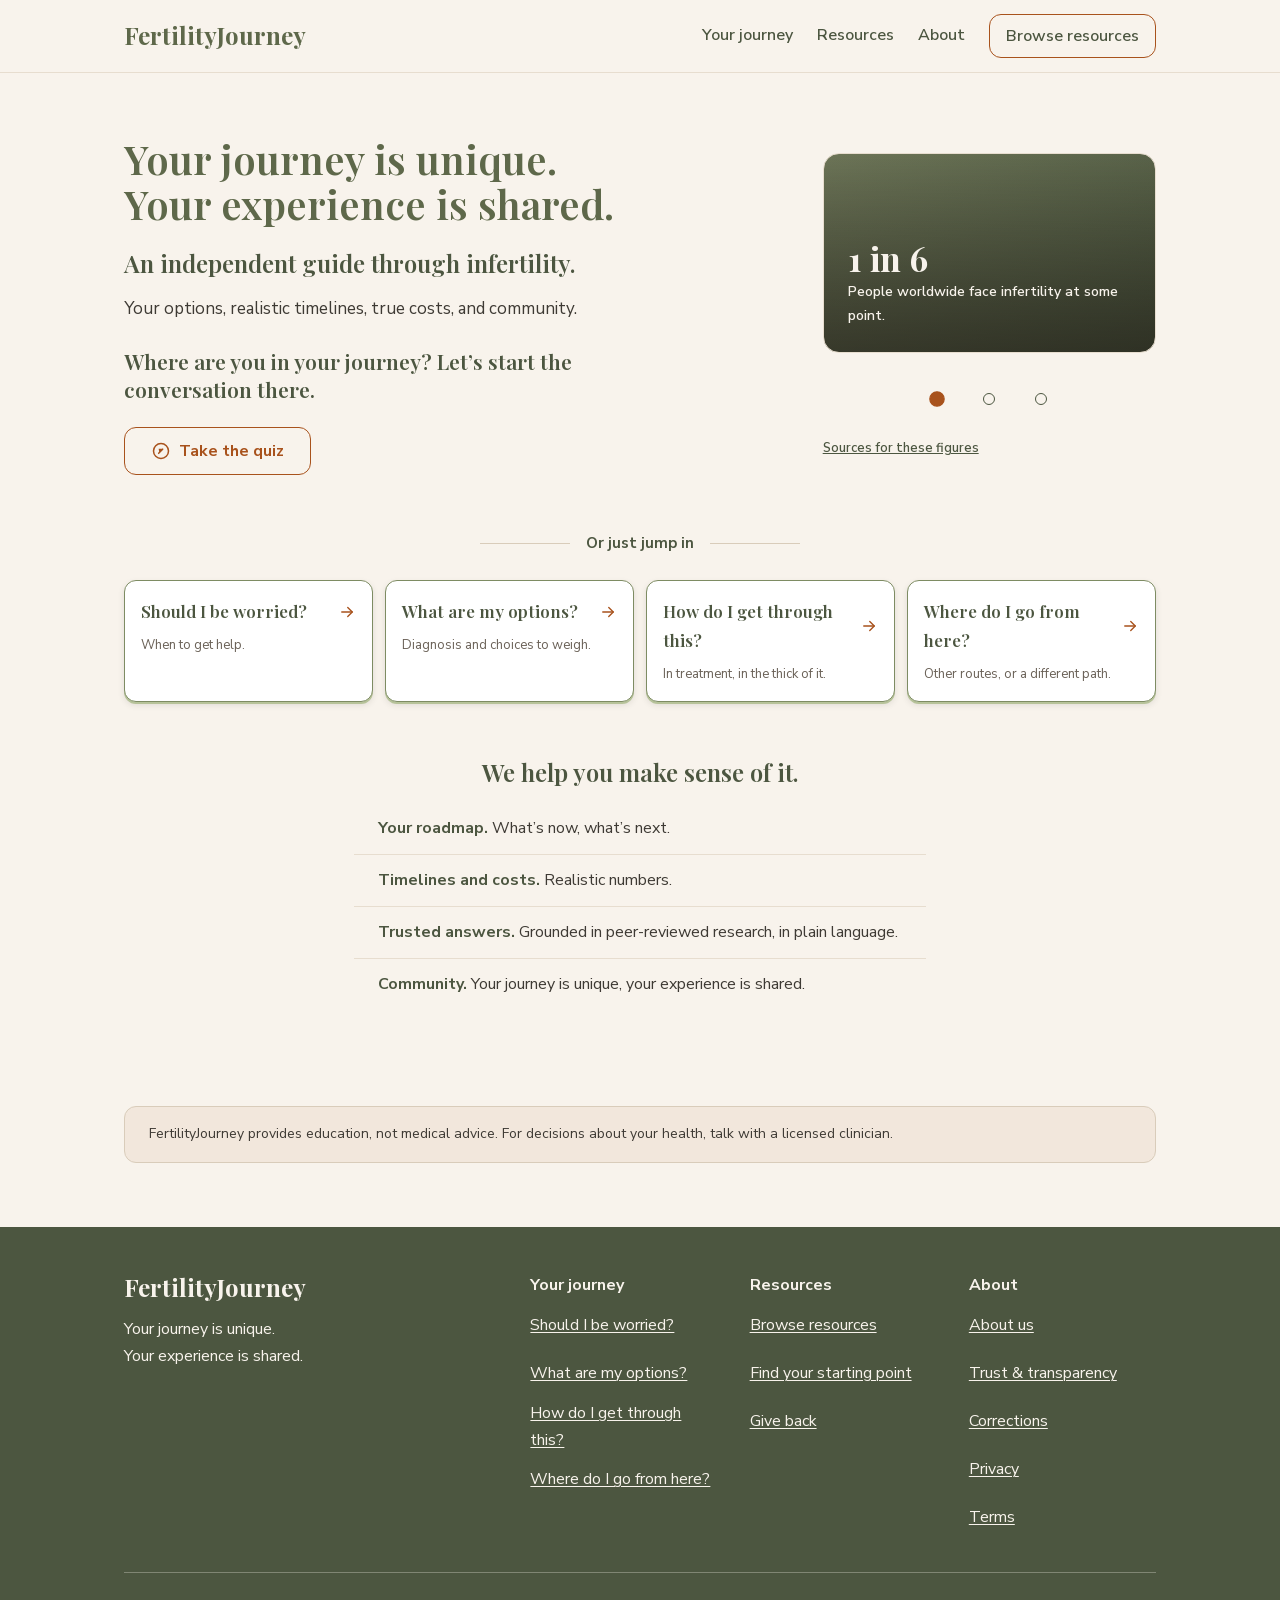
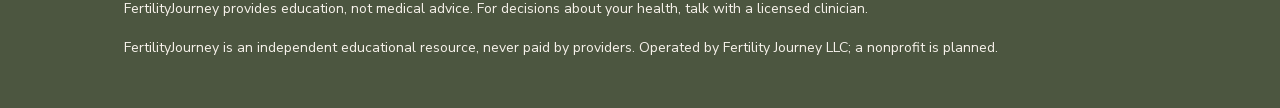
<file: index.html>
<!DOCTYPE html><!--cQ6MYzU0wnVWuzYQneDF5--><html lang="en" class="__variable_082505 __variable_d96fa1"><head><meta charSet="utf-8"/><meta name="viewport" content="width=device-width, initial-scale=1"/><link rel="preload" href="/_next/static/media/68180864d7f93f02-s.p.woff2" as="font" crossorigin="" type="font/woff2"/><link rel="preload" href="/_next/static/media/78d0dd042ac6d54d-s.p.woff2" as="font" crossorigin="" type="font/woff2"/><link rel="preload" href="/_next/static/media/eaead17c7dbfcd5d-s.p.woff2" as="font" crossorigin="" type="font/woff2"/><link rel="stylesheet" href="/_next/static/css/0273ef32471c8bd7.css" data-precedence="next"/><link rel="preload" as="script" fetchPriority="low" href="/_next/static/chunks/webpack-b6d9324eb99711e1.js"/><script src="/_next/static/chunks/4bd1b696-c023c6e3521b1417.js" async=""></script><script src="/_next/static/chunks/255-64e783496c90356a.js" async=""></script><script src="/_next/static/chunks/main-app-56bd47e718545dc9.js" async=""></script><script src="/_next/static/chunks/619-ba102abea3e3d0e4.js" async=""></script><script src="/_next/static/chunks/app/page-975404823d92b261.js" async=""></script><script data-goatcounter="https://fertilityjourney.goatcounter.com/count" async="" src="//gc.zgo.at/count.js"></script><meta name="next-size-adjust" content=""/><title>FertilityJourney — an independent guide through infertility</title><meta name="description" content="Real options, realistic timelines, true costs, and community. An independent guide through infertility, cited to peer-reviewed research."/><meta name="robots" content="index, follow"/><link rel="canonical" href="https://fertilityjourney.org/"/><meta property="og:title" content="FertilityJourney — an independent guide through infertility"/><meta property="og:description" content="Real options, realistic timelines, true costs, and community. A free, independent guide through infertility, cited to peer-reviewed research."/><meta property="og:url" content="https://fertilityjourney.org/"/><meta property="og:site_name" content="FertilityJourney"/><meta property="og:type" content="website"/><meta name="twitter:card" content="summary"/><meta name="twitter:title" content="FertilityJourney — an independent guide through infertility"/><meta name="twitter:description" content="Real options, realistic timelines, true costs, and community. A free, independent guide through infertility, cited to peer-reviewed research."/><script src="/_next/static/chunks/polyfills-42372ed130431b0a.js" noModule=""></script></head><body><div hidden=""><!--$--><!--/$--></div><script type="application/ld+json">{"@context":"https://schema.org","@graph":[{"@type":"Organization","@id":"https://fertilityjourney.org/#organization","name":"FertilityJourney","url":"https://fertilityjourney.org/","description":"An independent educational resource for people navigating infertility."},{"@type":"WebSite","@id":"https://fertilityjourney.org/#website","name":"FertilityJourney","url":"https://fertilityjourney.org/","publisher":{"@id":"https://fertilityjourney.org/#organization"}}]}</script><a href="#main" class="skip-link">Skip to main content</a><header class="site-header"><div class="container"><a class="wordmark" href="/">FertilityJourney</a><nav class="site-nav" aria-label="Main"><a href="/journey/">Your journey</a><a href="/resources/">Resources</a><a href="/about/">About</a><a class="cta-rust" href="/resources/">Browse resources</a></nav></div></header><main id="main"><section class="hero container" aria-label="Introduction"><div class="hleft"><h1 class="tagline">Your journey is unique.<br/>Your experience is shared.</h1><p class="headline">An independent guide through infertility.</p><p class="value-line">Your options, realistic timelines, true costs, and community.</p><p class="leadin">Where are you in your journey? Let’s start the conversation there.</p><a class="cta-rust hero-cta" href="/quiz/"><svg class="cta-icon" width="20" height="20" viewBox="0 0 24 24" fill="none" stroke="currentColor" stroke-width="1.8" stroke-linecap="round" stroke-linejoin="round" aria-hidden="true"><circle cx="12" cy="12" r="9"></circle><path d="M14.8 9.2 10 14l-.8-4.8L14.8 9.2z" fill="currentColor" stroke="none"></path><path d="M9.2 14.8 14 10"></path></svg>Take the quiz</a></div><div class="hright"><div class="stat-panelwrap" aria-label="Key statistics"><div class="stat-carousel"><div class="stat-carousel-viewport"><div id="_R_canpb_-slide-0" class="stat stat-slide"><span class="stat-number">1 in 6</span><span class="stat-caption">People worldwide face infertility at some point.</span></div><div id="_R_canpb_-slide-1" class="stat stat-slide"><span class="stat-number">More than one</span><span class="stat-caption">Success usually takes more than a single cycle.</span></div><div id="_R_canpb_-slide-2" class="stat stat-slide"><span class="stat-number">$15k–$20k</span><span class="stat-caption">A typical IVF cycle in the US — before medication and add-ons.</span></div></div><div class="sr-only" aria-live="polite"></div><div class="stat-dots" role="group" aria-label="Choose a statistic"><button type="button" class="stat-dot" aria-label="Show stat 1 of 3" aria-controls="_R_canpb_-slide-0" tabindex="-1"><span class="sr-only">1 in 6<!-- --> — <!-- -->People worldwide face infertility at some point.</span></button><button type="button" class="stat-dot" aria-label="Show stat 2 of 3" aria-controls="_R_canpb_-slide-1" tabindex="-1"><span class="sr-only">More than one<!-- --> — <!-- -->Success usually takes more than a single cycle.</span></button><button type="button" class="stat-dot" aria-label="Show stat 3 of 3" aria-controls="_R_canpb_-slide-2" tabindex="-1"><span class="sr-only">$15k–$20k<!-- --> — <!-- -->A typical IVF cycle in the US — before medication and add-ons.</span></button></div></div></div><details class="stat-sources"><summary>Sources for these figures</summary><ul><li><span class="stat-sources-figure">1 in 6<!-- -->:</span> <a href="https://www.who.int/news/item/04-04-2023-1-in-6-people-globally-affected-by-infertility" rel="noopener noreferrer">World Health Organization — Infertility Prevalence Estimates, 1990–2021 (2023)</a> <!-- -->· verified <!-- -->2026-07-11</li><li><span class="stat-sources-figure">More than one<!-- -->:</span> <a href="https://doi.org/10.1001/jama.2015.17296" rel="noopener noreferrer">Smith et al., JAMA 2015 — live-birth rate across repeat IVF cycles (257,398 cycles)</a> <!-- -->· verified <!-- -->2026-07-11</li><li><span class="stat-sources-figure">More than one<!-- -->:</span> <a href="https://www.sartcorsonline.com/rptCSR_PublicMultYear.aspx?ClinicPKID=0" rel="noopener noreferrer">SART CORS National Summary Report, reporting year 2023</a> <!-- -->· verified <!-- -->2026-07-11</li><li><span class="stat-sources-figure">$15k–$20k<!-- -->:</span> <a href="https://www.asrm.org/advocacy-and-policy/fact-sheets-and-one-pagers/evaluating-the-trump-administrations-initiative-on-ivf/" rel="noopener noreferrer">ASRM — Evaluating the Trump Administration&#x27;s Initiative on IVF (ASRM Center for Policy and Leadership, 2025): a single IVF cycle (ovarian stimulation, egg retrieval, embryo transfer) costs $15,000–$20,000; medications are additional.</a> <!-- -->· verified <!-- -->2026-07-11</li></ul></details></div></section><div class="jumpin container" role="separator" aria-label="Or just jump in"><span aria-hidden="true"></span><span class="jumpin-label">Or just jump in</span><span aria-hidden="true"></span></div><section class="chapterband container" aria-label="Where are you in your journey?"><a class="ctab" href="/journey/is-it-just-me/"><span class="ctab-q">Should I be worried?<svg class="ctab-arrow" width="18" height="18" viewBox="0 0 24 24" fill="none" stroke="currentColor" stroke-width="1.8" stroke-linecap="round" stroke-linejoin="round" aria-hidden="true"><path d="M5 12h14"></path><path d="M13 6l6 6-6 6"></path></svg></span><span class="ctab-d">When to get help.</span></a><a class="ctab" href="/journey/weighing-options/"><span class="ctab-q">What are my options?<svg class="ctab-arrow" width="18" height="18" viewBox="0 0 24 24" fill="none" stroke="currentColor" stroke-width="1.8" stroke-linecap="round" stroke-linejoin="round" aria-hidden="true"><path d="M5 12h14"></path><path d="M13 6l6 6-6 6"></path></svg></span><span class="ctab-d">Diagnosis and choices to weigh.</span></a><a class="ctab" href="/journey/in-treatment/"><span class="ctab-q">How do I get through this?<svg class="ctab-arrow" width="18" height="18" viewBox="0 0 24 24" fill="none" stroke="currentColor" stroke-width="1.8" stroke-linecap="round" stroke-linejoin="round" aria-hidden="true"><path d="M5 12h14"></path><path d="M13 6l6 6-6 6"></path></svg></span><span class="ctab-d">In treatment, in the thick of it.</span></a><a class="ctab" href="/journey/exploring-other-paths/"><span class="ctab-q">Where do I go from here?<svg class="ctab-arrow" width="18" height="18" viewBox="0 0 24 24" fill="none" stroke="currentColor" stroke-width="1.8" stroke-linecap="round" stroke-linejoin="round" aria-hidden="true"><path d="M5 12h14"></path><path d="M13 6l6 6-6 6"></path></svg></span><span class="ctab-d">Other routes, or a different path.</span></a></section><section class="makesense" aria-labelledby="makesense-heading"><div class="makesense-inner container"><h2 id="makesense-heading">We help you make sense of it.</h2><div class="makesense-line"><strong>Your roadmap.</strong> What’s now, what’s next.</div><div class="makesense-line"><strong>Timelines and costs.</strong> Realistic numbers.</div><div class="makesense-line"><strong>Trusted answers.</strong> Grounded in peer-reviewed research, in plain language.</div><div class="makesense-line"><strong>Community.</strong> Your journey is unique, your experience is shared.</div></div></section><div class="container"><p class="disclaimer">FertilityJourney provides education, not medical advice. For decisions about your health, talk with a licensed clinician.</p></div><!--$--><!--/$--></main><footer class="site-footer"><div class="container"><div class="footer-grid"><div><p class="wordmark" style="color:var(--cream)">FertilityJourney</p><p>Your journey is unique.<br/>Your experience is shared.</p></div><nav aria-label="Your journey"><p class="footer-heading">Your journey</p><ul><li><a href="/journey/is-it-just-me/">Should I be worried?</a></li><li><a href="/journey/weighing-options/">What are my options?</a></li><li><a href="/journey/in-treatment/">How do I get through this?</a></li><li><a href="/journey/exploring-other-paths/">Where do I go from here?</a></li></ul></nav><nav aria-label="Resources"><p class="footer-heading">Resources</p><ul><li><a href="/resources/">Browse resources</a></li><li><a href="/quiz/">Find your starting point</a></li><li><a href="/give-back/">Give back</a></li></ul></nav><nav aria-label="About and trust"><p class="footer-heading">About</p><ul><li><a href="/about/">About us</a></li><li><a href="/trust/">Trust &amp; transparency</a></li><li><a href="/corrections/">Corrections</a></li><li><a href="/privacy/">Privacy</a></li><li><a href="/terms/">Terms</a></li></ul></nav></div><div class="footer-disclaimer"><p>FertilityJourney provides education, not medical advice. For decisions about your health, talk with a licensed clinician.</p><p style="margin:0">FertilityJourney is an independent educational resource, never paid by providers. Operated by Fertility Journey LLC; a nonprofit is planned.</p></div></div></footer><script src="/_next/static/chunks/webpack-b6d9324eb99711e1.js" id="_R_" async=""></script><script>(self.__next_f=self.__next_f||[]).push([0])</script><script>self.__next_f.push([1,"1:\"$Sreact.fragment\"\n2:I[2619,[\"619\",\"static/chunks/619-ba102abea3e3d0e4.js\",\"974\",\"static/chunks/app/page-975404823d92b261.js\"],\"\"]\n3:I[9766,[],\"\"]\n4:I[8924,[],\"\"]\nb:I[7150,[],\"\"]\n:HL[\"/_next/static/media/68180864d7f93f02-s.p.woff2\",\"font\",{\"crossOrigin\":\"\",\"type\":\"font/woff2\"}]\n:HL[\"/_next/static/media/78d0dd042ac6d54d-s.p.woff2\",\"font\",{\"crossOrigin\":\"\",\"type\":\"font/woff2\"}]\n:HL[\"/_next/static/media/eaead17c7dbfcd5d-s.p.woff2\",\"font\",{\"crossOrigin\":\"\",\"type\":\"font/woff2\"}]\n:HL[\"/_next/static/css/0273ef32471c8bd7.css\",\"style\"]\n"])</script><script>self.__next_f.push([1,"0:{\"P\":null,\"b\":\"cQ6MYzU0wnVWuzYQneDF5\",\"p\":\"\",\"c\":[\"\",\"\"],\"i\":false,\"f\":[[[\"\",{\"children\":[\"__PAGE__\",{}]},\"$undefined\",\"$undefined\",true],[\"\",[\"$\",\"$1\",\"c\",{\"children\":[[[\"$\",\"link\",\"0\",{\"rel\":\"stylesheet\",\"href\":\"/_next/static/css/0273ef32471c8bd7.css\",\"precedence\":\"next\",\"crossOrigin\":\"$undefined\",\"nonce\":\"$undefined\"}]],[\"$\",\"html\",null,{\"lang\":\"en\",\"className\":\"__variable_082505 __variable_d96fa1\",\"children\":[\"$\",\"body\",null,{\"children\":[[\"$\",\"script\",null,{\"type\":\"application/ld+json\",\"dangerouslySetInnerHTML\":{\"__html\":\"{\\\"@context\\\":\\\"https://schema.org\\\",\\\"@graph\\\":[{\\\"@type\\\":\\\"Organization\\\",\\\"@id\\\":\\\"https://fertilityjourney.org/#organization\\\",\\\"name\\\":\\\"FertilityJourney\\\",\\\"url\\\":\\\"https://fertilityjourney.org/\\\",\\\"description\\\":\\\"An independent educational resource for people navigating infertility.\\\"},{\\\"@type\\\":\\\"WebSite\\\",\\\"@id\\\":\\\"https://fertilityjourney.org/#website\\\",\\\"name\\\":\\\"FertilityJourney\\\",\\\"url\\\":\\\"https://fertilityjourney.org/\\\",\\\"publisher\\\":{\\\"@id\\\":\\\"https://fertilityjourney.org/#organization\\\"}}]}\"}}],[\"$\",\"a\",null,{\"href\":\"#main\",\"className\":\"skip-link\",\"children\":\"Skip to main content\"}],[\"$\",\"header\",null,{\"className\":\"site-header\",\"children\":[\"$\",\"div\",null,{\"className\":\"container\",\"children\":[[\"$\",\"$L2\",null,{\"href\":\"/\",\"className\":\"wordmark\",\"children\":\"FertilityJourney\"}],[\"$\",\"nav\",null,{\"className\":\"site-nav\",\"aria-label\":\"Main\",\"children\":[[\"$\",\"$L2\",null,{\"href\":\"/journey/\",\"children\":\"Your journey\"}],[\"$\",\"$L2\",null,{\"href\":\"/resources/\",\"children\":\"Resources\"}],[\"$\",\"$L2\",null,{\"href\":\"/about/\",\"children\":\"About\"}],[\"$\",\"$L2\",null,{\"href\":\"/resources/\",\"className\":\"cta-rust\",\"children\":\"Browse resources\"}]]}]]}]}],[\"$\",\"main\",null,{\"id\":\"main\",\"children\":[\"$\",\"$L3\",null,{\"parallelRouterKey\":\"children\",\"error\":\"$undefined\",\"errorStyles\":\"$undefined\",\"errorScripts\":\"$undefined\",\"template\":[\"$\",\"$L4\",null,{}],\"templateStyles\":\"$undefined\",\"templateScripts\":\"$undefined\",\"notFound\":[[\"$\",\"div\",null,{\"className\":\"container page-main\",\"style\":{\"maxWidth\":640},\"children\":[[\"$\",\"p\",null,{\"className\":\"eyebrow\",\"children\":\"We couldn’t find that page\"}],[\"$\",\"h1\",null,{\"children\":\"This page isn’t here. But you still are.\"}],[\"$\",\"p\",null,{\"className\":\"body-lg\",\"children\":\"The link may have moved or the address may have a typo. Wherever you are in this, here are good places to pick back up.\"}],[\"$\",\"ul\",null,{\"className\":\"checkpoint-list\",\"style\":{\"marginTop\":\"var(--space-6)\"},\"children\":[[\"$\",\"li\",null,{\"children\":[\"$\",\"$L2\",null,{\"href\":\"/journey/\",\"children\":\"Find answers for where you are right now\"}]}],[\"$\",\"li\",null,{\"children\":[\"$\",\"$L2\",null,{\"href\":\"/resources/\",\"children\":\"Browse the resource library\"}]}],[\"$\",\"li\",null,{\"children\":[\"$\",\"$L2\",null,{\"href\":\"/quiz/\",\"children\":\"Not sure where to start? Take the 2-minute quiz\"}]}]]}]]}],[]],\"forbidden\":\"$undefined\",\"unauthorized\":\"$undefined\"}]}],[\"$\",\"footer\",null,{\"className\":\"site-footer\",\"children\":[\"$\",\"div\",null,{\"className\":\"container\",\"children\":[[\"$\",\"div\",null,{\"className\":\"footer-grid\",\"children\":[[\"$\",\"div\",null,{\"children\":[[\"$\",\"p\",null,{\"className\":\"wordmark\",\"style\":{\"color\":\"var(--cream)\"},\"children\":\"FertilityJourney\"}],[\"$\",\"p\",null,{\"children\":[\"Your journey is unique.\",[\"$\",\"br\",null,{}],\"Your experience is shared.\"]}]]}],[\"$\",\"nav\",null,{\"aria-label\":\"Your journey\",\"children\":[[\"$\",\"p\",null,{\"className\":\"footer-heading\",\"children\":\"Your journey\"}],[\"$\",\"ul\",null,{\"children\":[[\"$\",\"li\",\"is-it-just-me\",{\"children\":[\"$\",\"$L2\",null,{\"href\":\"/journey/is-it-just-me/\",\"children\":\"Should I be worried?\"}]}],[\"$\",\"li\",\"weighing-options\",{\"children\":[\"$\",\"$L2\",null,{\"href\":\"/journey/weighing-options/\",\"children\":\"What are my options?\"}]}],[\"$\",\"li\",\"in-treatment\",{\"children\":[\"$\",\"$L2\",null,{\"href\":\"/journey/in-treatment/\",\"children\":\"How do I get through this?\"}]}],[\"$\",\"li\",\"exploring-other-paths\",{\"children\":[\"$\",\"$L2\",null,{\"href\":\"/journey/exploring-other-paths/\",\"children\":\"Where do I go from here?\"}]}]]}]]}],[\"$\",\"nav\",null,{\"aria-label\":\"Resources\",\"children\":[[\"$\",\"p\",null,{\"className\":\"footer-heading\",\"children\":\"Resources\"}],[\"$\",\"ul\",null,{\"children\":[[\"$\",\"li\",null,{\"children\":[\"$\",\"$L2\",null,{\"href\":\"/resources/\",\"children\":\"Browse resources\"}]}],[\"$\",\"li\",null,{\"children\":[\"$\",\"$L2\",null,{\"href\":\"/quiz/\",\"children\":\"Find your starting point\"}]}],[\"$\",\"li\",null,{\"children\":[\"$\",\"$L2\",null,{\"href\":\"/give-back/\",\"children\":\"Give back\"}]}]]}]]}],[\"$\",\"nav\",null,{\"aria-label\":\"About and trust\",\"children\":[[\"$\",\"p\",null,{\"className\":\"footer-heading\",\"children\":\"About\"}],[\"$\",\"ul\",null,{\"children\":[[\"$\",\"li\",null,{\"children\":[\"$\",\"$L2\",null,{\"href\":\"/about/\",\"children\":\"About us\"}]}],[\"$\",\"li\",null,{\"children\":[\"$\",\"$L2\",null,{\"href\":\"/trust/\",\"children\":\"Trust \u0026 transparency\"}]}],[\"$\",\"li\",null,{\"children\":[\"$\",\"$L2\",null,{\"href\":\"/corrections/\",\"children\":\"Corrections\"}]}],\"$L5\",\"$L6\"]}]]}]]}],\"$L7\"]}]}],\"$L8\"]}]}]]}],{\"children\":[\"__PAGE__\",\"$L9\",{},null,false]},null,false],\"$La\",false]],\"m\":\"$undefined\",\"G\":[\"$b\",[]],\"s\":false,\"S\":true}\n"])</script><script>self.__next_f.push([1,"c:I[4926,[\"619\",\"static/chunks/619-ba102abea3e3d0e4.js\",\"974\",\"static/chunks/app/page-975404823d92b261.js\"],\"StatCarousel\"]\n16:I[4431,[],\"ViewportBoundary\"]\n18:I[4431,[],\"MetadataBoundary\"]\n19:\"$Sreact.suspense\"\n5:[\"$\",\"li\",null,{\"children\":[\"$\",\"$L2\",null,{\"href\":\"/privacy/\",\"children\":\"Privacy\"}]}]\n6:[\"$\",\"li\",null,{\"children\":[\"$\",\"$L2\",null,{\"href\":\"/terms/\",\"children\":\"Terms\"}]}]\n7:[\"$\",\"div\",null,{\"className\":\"footer-disclaimer\",\"children\":[[\"$\",\"p\",null,{\"children\":\"FertilityJourney provides education, not medical advice. For decisions about your health, talk with a licensed clinician.\"}],[\"$\",\"p\",null,{\"style\":{\"margin\":0},\"children\":\"FertilityJourney is an independent educational resource, never paid by providers. Operated by Fertility Journey LLC; a nonprofit is planned.\"}]]}]\n8:[\"$\",\"script\",null,{\"data-goatcounter\":\"https://fertilityjourney.goatcounter.com/count\",\"async\":true,\"src\":\"//gc.zgo.at/count.js\"}]\n"])</script><script>self.__next_f.push([1,"9:[\"$\",\"$1\",\"c\",{\"children\":[[[\"$\",\"section\",null,{\"className\":\"hero container\",\"aria-label\":\"Introduction\",\"children\":[[\"$\",\"div\",null,{\"className\":\"hleft\",\"children\":[[\"$\",\"h1\",null,{\"className\":\"tagline\",\"children\":[\"Your journey is unique.\",[\"$\",\"br\",null,{}],\"Your experience is shared.\"]}],[\"$\",\"p\",null,{\"className\":\"headline\",\"children\":\"An independent guide through infertility.\"}],[\"$\",\"p\",null,{\"className\":\"value-line\",\"children\":\"Your options, realistic timelines, true costs, and community.\"}],[\"$\",\"p\",null,{\"className\":\"leadin\",\"children\":\"Where are you in your journey? Let’s start the conversation there.\"}],[\"$\",\"$L2\",null,{\"href\":\"/quiz/\",\"className\":\"cta-rust hero-cta\",\"children\":[[\"$\",\"svg\",null,{\"className\":\"cta-icon\",\"width\":\"20\",\"height\":\"20\",\"viewBox\":\"0 0 24 24\",\"fill\":\"none\",\"stroke\":\"currentColor\",\"strokeWidth\":\"1.8\",\"strokeLinecap\":\"round\",\"strokeLinejoin\":\"round\",\"aria-hidden\":\"true\",\"children\":[[\"$\",\"circle\",null,{\"cx\":\"12\",\"cy\":\"12\",\"r\":\"9\"}],[\"$\",\"path\",null,{\"d\":\"M14.8 9.2 10 14l-.8-4.8L14.8 9.2z\",\"fill\":\"currentColor\",\"stroke\":\"none\"}],[\"$\",\"path\",null,{\"d\":\"M9.2 14.8 14 10\"}]]}],\"Take the quiz\"]}]]}],[\"$\",\"div\",null,{\"className\":\"hright\",\"children\":[[\"$\",\"div\",null,{\"className\":\"stat-panelwrap\",\"aria-label\":\"Key statistics\",\"children\":[\"$\",\"$Lc\",null,{\"stats\":[{\"slug\":\"stat-1-prevalence\",\"statNumber\":\"1 in 6\",\"statCaption\":\"People worldwide face infertility at some point.\"},{\"slug\":\"stat-2-cycles\",\"statNumber\":\"More than one\",\"statCaption\":\"Success usually takes more than a single cycle.\"},{\"slug\":\"stat-3-cost\",\"statNumber\":\"$$15k–$20k\",\"statCaption\":\"A typical IVF cycle in the US — before medication and add-ons.\"}]}]}],[\"$\",\"details\",null,{\"className\":\"stat-sources\",\"children\":[[\"$\",\"summary\",null,{\"children\":\"Sources for these figures\"}],[\"$\",\"ul\",null,{\"children\":[[[\"$\",\"li\",\"stat-1-prevalence-0\",{\"children\":[[\"$\",\"span\",null,{\"className\":\"stat-sources-figure\",\"children\":[\"1 in 6\",\":\"]}],\" \",[\"$\",\"a\",null,{\"href\":\"https://www.who.int/news/item/04-04-2023-1-in-6-people-globally-affected-by-infertility\",\"rel\":\"noopener noreferrer\",\"children\":\"World Health Organization — Infertility Prevalence Estimates, 1990–2021 (2023)\"}],\" \",\"· verified \",\"2026-07-11\"]}]],[[\"$\",\"li\",\"stat-2-cycles-0\",{\"children\":[[\"$\",\"span\",null,{\"className\":\"stat-sources-figure\",\"children\":[\"More than one\",\":\"]}],\" \",[\"$\",\"a\",null,{\"href\":\"https://doi.org/10.1001/jama.2015.17296\",\"rel\":\"noopener noreferrer\",\"children\":\"Smith et al., JAMA 2015 — live-birth rate across repeat IVF cycles (257,398 cycles)\"}],\" \",\"· verified \",\"2026-07-11\"]}],[\"$\",\"li\",\"stat-2-cycles-1\",{\"children\":[[\"$\",\"span\",null,{\"className\":\"stat-sources-figure\",\"children\":[\"More than one\",\":\"]}],\" \",[\"$\",\"a\",null,{\"href\":\"https://www.sartcorsonline.com/rptCSR_PublicMultYear.aspx?ClinicPKID=0\",\"rel\":\"noopener noreferrer\",\"children\":\"SART CORS National Summary Report, reporting year 2023\"}],\" \",\"· verified \",\"2026-07-11\"]}]],[[\"$\",\"li\",\"stat-3-cost-0\",{\"children\":[[\"$\",\"span\",null,{\"className\":\"stat-sources-figure\",\"children\":[\"$$15k–$20k\",\":\"]}],\" \",[\"$\",\"a\",null,{\"href\":\"https://www.asrm.org/advocacy-and-policy/fact-sheets-and-one-pagers/evaluating-the-trump-administrations-initiative-on-ivf/\",\"rel\":\"noopener noreferrer\",\"children\":\"ASRM — Evaluating the Trump Administration's Initiative on IVF (ASRM Center for Policy and Leadership, 2025): a single IVF cycle (ovarian stimulation, egg retrieval, embryo transfer) costs $15,000–$20,000; medications are additional.\"}],\" \",\"· verified \",\"2026-07-11\"]}]]]}]]}]]}]]}],[\"$\",\"div\",null,{\"className\":\"jumpin container\",\"role\":\"separator\",\"aria-label\":\"Or just jump in\",\"children\":[[\"$\",\"span\",null,{\"aria-hidden\":\"true\"}],[\"$\",\"span\",null,{\"className\":\"jumpin-label\",\"children\":\"Or just jump in\"}],[\"$\",\"span\",null,{\"aria-hidden\":\"true\"}]]}],[\"$\",\"section\",null,{\"className\":\"chapterband container\",\"aria-label\":\"Where are you in your journey?\",\"children\":[[\"$\",\"$L2\",\"is-it-just-me\",{\"href\":\"/journey/is-it-just-me/\",\"className\":\"ctab\",\"children\":[[\"$\",\"span\",null,{\"className\":\"ctab-q\",\"children\":[\"Should I be worried?\",[\"$\",\"svg\",null,{\"className\":\"ctab-arrow\",\"width\":\"18\",\"height\":\"18\",\"viewBox\":\"0 0 24 24\",\"fill\":\"none\",\"stroke\":\"currentColor\",\"strokeWidth\":\"1.8\",\"strokeLinecap\":\"round\",\"strokeLinejoin\":\"round\",\"aria-hidden\":\"true\",\"children\":[\"$Ld\",\"$Le\"]}]]}],\"$Lf\"]}],\"$L10\",\"$L11\",\"$L12\"]}],\"$L13\",\"$L14\"],null,\"$L15\"]}]\n"])</script><script>self.__next_f.push([1,"a:[\"$\",\"$1\",\"h\",{\"children\":[null,[[\"$\",\"$L16\",null,{\"children\":\"$L17\"}],[\"$\",\"meta\",null,{\"name\":\"next-size-adjust\",\"content\":\"\"}]],[\"$\",\"$L18\",null,{\"children\":[\"$\",\"div\",null,{\"hidden\":true,\"children\":[\"$\",\"$19\",null,{\"fallback\":null,\"children\":\"$L1a\"}]}]}]]}]\n"])</script><script>self.__next_f.push([1,"1b:I[4431,[],\"OutletBoundary\"]\n1d:I[5278,[],\"AsyncMetadataOutlet\"]\nd:[\"$\",\"path\",null,{\"d\":\"M5 12h14\"}]\ne:[\"$\",\"path\",null,{\"d\":\"M13 6l6 6-6 6\"}]\nf:[\"$\",\"span\",null,{\"className\":\"ctab-d\",\"children\":\"When to get help.\"}]\n10:[\"$\",\"$L2\",\"weighing-options\",{\"href\":\"/journey/weighing-options/\",\"className\":\"ctab\",\"children\":[[\"$\",\"span\",null,{\"className\":\"ctab-q\",\"children\":[\"What are my options?\",[\"$\",\"svg\",null,{\"className\":\"ctab-arrow\",\"width\":\"18\",\"height\":\"18\",\"viewBox\":\"0 0 24 24\",\"fill\":\"none\",\"stroke\":\"currentColor\",\"strokeWidth\":\"1.8\",\"strokeLinecap\":\"round\",\"strokeLinejoin\":\"round\",\"aria-hidden\":\"true\",\"children\":[[\"$\",\"path\",null,{\"d\":\"M5 12h14\"}],[\"$\",\"path\",null,{\"d\":\"M13 6l6 6-6 6\"}]]}]]}],[\"$\",\"span\",null,{\"className\":\"ctab-d\",\"children\":\"Diagnosis and choices to weigh.\"}]]}]\n11:[\"$\",\"$L2\",\"in-treatment\",{\"href\":\"/journey/in-treatment/\",\"className\":\"ctab\",\"children\":[[\"$\",\"span\",null,{\"className\":\"ctab-q\",\"children\":[\"How do I get through this?\",[\"$\",\"svg\",null,{\"className\":\"ctab-arrow\",\"width\":\"18\",\"height\":\"18\",\"viewBox\":\"0 0 24 24\",\"fill\":\"none\",\"stroke\":\"currentColor\",\"strokeWidth\":\"1.8\",\"strokeLinecap\":\"round\",\"strokeLinejoin\":\"round\",\"aria-hidden\":\"true\",\"children\":[[\"$\",\"path\",null,{\"d\":\"M5 12h14\"}],[\"$\",\"path\",null,{\"d\":\"M13 6l6 6-6 6\"}]]}]]}],[\"$\",\"span\",null,{\"className\":\"ctab-d\",\"children\":\"In treatment, in the thick of it.\"}]]}]\n12:[\"$\",\"$L2\",\"exploring-other-paths\",{\"href\":\"/journey/exploring-other-paths/\",\"className\":\"ctab\",\"children\":[[\"$\",\"span\",null,{\"className\":\"ctab-q\",\"children\":[\"Where do I go from here?\",[\"$\",\"svg\",null,{\"className\":\"ctab-arrow\",\"width\":\"18\",\"height\":\"18\",\"viewBox\":\"0 0 24 24\",\"fill\":\"none\",\"stroke\":\"currentColor\",\"strokeWidth\":\"1.8\",\"strokeLinecap\":\"round\",\"strokeLinejoin\":\"round\",\"aria-hidden\":\"true\",\"children\":[[\"$\",\"path\",null,{\"d\":\"M5 12h14\"}],[\"$\",\"path\",null,{\"d\":\"M13 6l6 6-6 6\"}]]}]]}],[\"$\",\"span\",null,{\"className\":\"ctab-d\",\"children\":\"Other routes, or a different path.\"}]]}]\n"])</script><script>self.__next_f.push([1,"13:[\"$\",\"section\",null,{\"className\":\"makesense\",\"aria-labelledby\":\"makesense-heading\",\"children\":[\"$\",\"div\",null,{\"className\":\"makesense-inner container\",\"children\":[[\"$\",\"h2\",null,{\"id\":\"makesense-heading\",\"children\":\"We help you make sense of it.\"}],[\"$\",\"div\",null,{\"className\":\"makesense-line\",\"children\":[[\"$\",\"strong\",null,{\"children\":\"Your roadmap.\"}],\" What’s now, what’s next.\"]}],[\"$\",\"div\",null,{\"className\":\"makesense-line\",\"children\":[[\"$\",\"strong\",null,{\"children\":\"Timelines and costs.\"}],\" Realistic numbers.\"]}],[\"$\",\"div\",null,{\"className\":\"makesense-line\",\"children\":[[\"$\",\"strong\",null,{\"children\":\"Trusted answers.\"}],\" Grounded in peer-reviewed research, in plain language.\"]}],[\"$\",\"div\",null,{\"className\":\"makesense-line\",\"children\":[[\"$\",\"strong\",null,{\"children\":\"Community.\"}],\" Your journey is unique, your experience is shared.\"]}]]}]}]\n"])</script><script>self.__next_f.push([1,"14:[\"$\",\"div\",null,{\"className\":\"container\",\"children\":[\"$\",\"p\",null,{\"className\":\"disclaimer\",\"children\":\"FertilityJourney provides education, not medical advice. For decisions about your health, talk with a licensed clinician.\"}]}]\n15:[\"$\",\"$L1b\",null,{\"children\":[\"$L1c\",[\"$\",\"$L1d\",null,{\"promise\":\"$@1e\"}]]}]\n"])</script><script>self.__next_f.push([1,"17:[[\"$\",\"meta\",\"0\",{\"charSet\":\"utf-8\"}],[\"$\",\"meta\",\"1\",{\"name\":\"viewport\",\"content\":\"width=device-width, initial-scale=1\"}]]\n"])</script><script>self.__next_f.push([1,"1c:null\n"])</script><script>self.__next_f.push([1,"1e:{\"metadata\":[[\"$\",\"title\",\"0\",{\"children\":\"FertilityJourney — an independent guide through infertility\"}],[\"$\",\"meta\",\"1\",{\"name\":\"description\",\"content\":\"Real options, realistic timelines, true costs, and community. An independent guide through infertility, cited to peer-reviewed research.\"}],[\"$\",\"meta\",\"2\",{\"name\":\"robots\",\"content\":\"index, follow\"}],[\"$\",\"link\",\"3\",{\"rel\":\"canonical\",\"href\":\"https://fertilityjourney.org/\"}],[\"$\",\"meta\",\"4\",{\"property\":\"og:title\",\"content\":\"FertilityJourney — an independent guide through infertility\"}],[\"$\",\"meta\",\"5\",{\"property\":\"og:description\",\"content\":\"Real options, realistic timelines, true costs, and community. A free, independent guide through infertility, cited to peer-reviewed research.\"}],[\"$\",\"meta\",\"6\",{\"property\":\"og:url\",\"content\":\"https://fertilityjourney.org/\"}],[\"$\",\"meta\",\"7\",{\"property\":\"og:site_name\",\"content\":\"FertilityJourney\"}],[\"$\",\"meta\",\"8\",{\"property\":\"og:type\",\"content\":\"website\"}],[\"$\",\"meta\",\"9\",{\"name\":\"twitter:card\",\"content\":\"summary\"}],[\"$\",\"meta\",\"10\",{\"name\":\"twitter:title\",\"content\":\"FertilityJourney — an independent guide through infertility\"}],[\"$\",\"meta\",\"11\",{\"name\":\"twitter:description\",\"content\":\"Real options, realistic timelines, true costs, and community. A free, independent guide through infertility, cited to peer-reviewed research.\"}]],\"error\":null,\"digest\":\"$undefined\"}\n"])</script><script>self.__next_f.push([1,"1a:\"$1e:metadata\"\n"])</script></body></html>
</file>
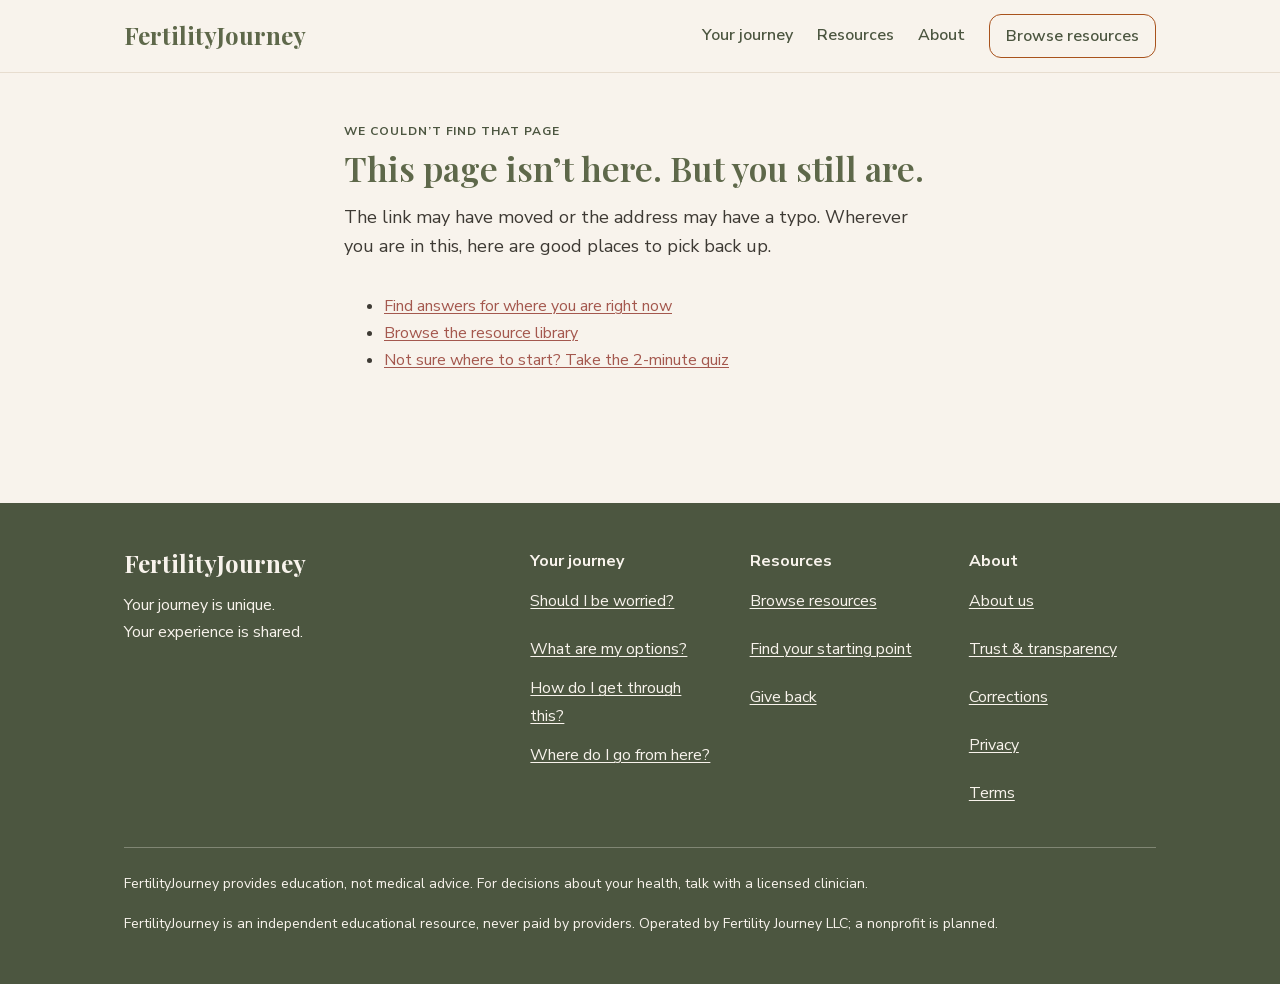
<file: 404/index.html>
<!DOCTYPE html><!--cQ6MYzU0wnVWuzYQneDF5--><html lang="en" class="__variable_082505 __variable_d96fa1"><head><meta charSet="utf-8"/><meta name="viewport" content="width=device-width, initial-scale=1"/><link rel="preload" href="/_next/static/media/68180864d7f93f02-s.p.woff2" as="font" crossorigin="" type="font/woff2"/><link rel="preload" href="/_next/static/media/78d0dd042ac6d54d-s.p.woff2" as="font" crossorigin="" type="font/woff2"/><link rel="preload" href="/_next/static/media/eaead17c7dbfcd5d-s.p.woff2" as="font" crossorigin="" type="font/woff2"/><link rel="stylesheet" href="/_next/static/css/0273ef32471c8bd7.css" data-precedence="next"/><link rel="preload" as="script" fetchPriority="low" href="/_next/static/chunks/webpack-b6d9324eb99711e1.js"/><script src="/_next/static/chunks/4bd1b696-c023c6e3521b1417.js" async=""></script><script src="/_next/static/chunks/255-64e783496c90356a.js" async=""></script><script src="/_next/static/chunks/main-app-56bd47e718545dc9.js" async=""></script><script src="/_next/static/chunks/619-ba102abea3e3d0e4.js" async=""></script><script src="/_next/static/chunks/app/page-975404823d92b261.js" async=""></script><script data-goatcounter="https://fertilityjourney.goatcounter.com/count" async="" src="//gc.zgo.at/count.js"></script><meta name="robots" content="noindex"/><meta name="next-size-adjust" content=""/><title>Page not found · FertilityJourney</title><meta name="description" content="Real options, realistic timelines, true costs, and community. An independent guide through infertility, cited to peer-reviewed research."/><meta name="robots" content="noindex, nofollow"/><link rel="canonical" href="https://fertilityjourney.org/"/><meta property="og:title" content="FertilityJourney — an independent guide through infertility"/><meta property="og:description" content="Real options, realistic timelines, true costs, and community. A free, independent guide through infertility, cited to peer-reviewed research."/><meta property="og:url" content="https://fertilityjourney.org/"/><meta property="og:site_name" content="FertilityJourney"/><meta property="og:type" content="website"/><meta name="twitter:card" content="summary"/><meta name="twitter:title" content="FertilityJourney — an independent guide through infertility"/><meta name="twitter:description" content="Real options, realistic timelines, true costs, and community. A free, independent guide through infertility, cited to peer-reviewed research."/><script src="/_next/static/chunks/polyfills-42372ed130431b0a.js" noModule=""></script></head><body><div hidden=""><!--$--><!--/$--></div><script type="application/ld+json">{"@context":"https://schema.org","@graph":[{"@type":"Organization","@id":"https://fertilityjourney.org/#organization","name":"FertilityJourney","url":"https://fertilityjourney.org/","description":"An independent educational resource for people navigating infertility."},{"@type":"WebSite","@id":"https://fertilityjourney.org/#website","name":"FertilityJourney","url":"https://fertilityjourney.org/","publisher":{"@id":"https://fertilityjourney.org/#organization"}}]}</script><a href="#main" class="skip-link">Skip to main content</a><header class="site-header"><div class="container"><a class="wordmark" href="/">FertilityJourney</a><nav class="site-nav" aria-label="Main"><a href="/journey/">Your journey</a><a href="/resources/">Resources</a><a href="/about/">About</a><a class="cta-rust" href="/resources/">Browse resources</a></nav></div></header><main id="main"><div class="container page-main" style="max-width:640px"><p class="eyebrow">We couldn’t find that page</p><h1>This page isn’t here. But you still are.</h1><p class="body-lg">The link may have moved or the address may have a typo. Wherever you are in this, here are good places to pick back up.</p><ul class="checkpoint-list" style="margin-top:var(--space-6)"><li><a href="/journey/">Find answers for where you are right now</a></li><li><a href="/resources/">Browse the resource library</a></li><li><a href="/quiz/">Not sure where to start? Take the 2-minute quiz</a></li></ul></div><!--$--><!--/$--></main><footer class="site-footer"><div class="container"><div class="footer-grid"><div><p class="wordmark" style="color:var(--cream)">FertilityJourney</p><p>Your journey is unique.<br/>Your experience is shared.</p></div><nav aria-label="Your journey"><p class="footer-heading">Your journey</p><ul><li><a href="/journey/is-it-just-me/">Should I be worried?</a></li><li><a href="/journey/weighing-options/">What are my options?</a></li><li><a href="/journey/in-treatment/">How do I get through this?</a></li><li><a href="/journey/exploring-other-paths/">Where do I go from here?</a></li></ul></nav><nav aria-label="Resources"><p class="footer-heading">Resources</p><ul><li><a href="/resources/">Browse resources</a></li><li><a href="/quiz/">Find your starting point</a></li><li><a href="/give-back/">Give back</a></li></ul></nav><nav aria-label="About and trust"><p class="footer-heading">About</p><ul><li><a href="/about/">About us</a></li><li><a href="/trust/">Trust &amp; transparency</a></li><li><a href="/corrections/">Corrections</a></li><li><a href="/privacy/">Privacy</a></li><li><a href="/terms/">Terms</a></li></ul></nav></div><div class="footer-disclaimer"><p>FertilityJourney provides education, not medical advice. For decisions about your health, talk with a licensed clinician.</p><p style="margin:0">FertilityJourney is an independent educational resource, never paid by providers. Operated by Fertility Journey LLC; a nonprofit is planned.</p></div></div></footer><script src="/_next/static/chunks/webpack-b6d9324eb99711e1.js" id="_R_" async=""></script><script>(self.__next_f=self.__next_f||[]).push([0])</script><script>self.__next_f.push([1,"1:\"$Sreact.fragment\"\n2:I[2619,[\"619\",\"static/chunks/619-ba102abea3e3d0e4.js\",\"974\",\"static/chunks/app/page-975404823d92b261.js\"],\"\"]\n3:I[9766,[],\"\"]\n4:I[8924,[],\"\"]\nd:I[7150,[],\"\"]\n:HL[\"/_next/static/media/68180864d7f93f02-s.p.woff2\",\"font\",{\"crossOrigin\":\"\",\"type\":\"font/woff2\"}]\n:HL[\"/_next/static/media/78d0dd042ac6d54d-s.p.woff2\",\"font\",{\"crossOrigin\":\"\",\"type\":\"font/woff2\"}]\n:HL[\"/_next/static/media/eaead17c7dbfcd5d-s.p.woff2\",\"font\",{\"crossOrigin\":\"\",\"type\":\"font/woff2\"}]\n:HL[\"/_next/static/css/0273ef32471c8bd7.css\",\"style\"]\n"])</script><script>self.__next_f.push([1,"0:{\"P\":null,\"b\":\"cQ6MYzU0wnVWuzYQneDF5\",\"p\":\"\",\"c\":[\"\",\"_not-found\",\"\"],\"i\":false,\"f\":[[[\"\",{\"children\":[\"/_not-found\",{\"children\":[\"__PAGE__\",{}]}]},\"$undefined\",\"$undefined\",true],[\"\",[\"$\",\"$1\",\"c\",{\"children\":[[[\"$\",\"link\",\"0\",{\"rel\":\"stylesheet\",\"href\":\"/_next/static/css/0273ef32471c8bd7.css\",\"precedence\":\"next\",\"crossOrigin\":\"$undefined\",\"nonce\":\"$undefined\"}]],[\"$\",\"html\",null,{\"lang\":\"en\",\"className\":\"__variable_082505 __variable_d96fa1\",\"children\":[\"$\",\"body\",null,{\"children\":[[\"$\",\"script\",null,{\"type\":\"application/ld+json\",\"dangerouslySetInnerHTML\":{\"__html\":\"{\\\"@context\\\":\\\"https://schema.org\\\",\\\"@graph\\\":[{\\\"@type\\\":\\\"Organization\\\",\\\"@id\\\":\\\"https://fertilityjourney.org/#organization\\\",\\\"name\\\":\\\"FertilityJourney\\\",\\\"url\\\":\\\"https://fertilityjourney.org/\\\",\\\"description\\\":\\\"An independent educational resource for people navigating infertility.\\\"},{\\\"@type\\\":\\\"WebSite\\\",\\\"@id\\\":\\\"https://fertilityjourney.org/#website\\\",\\\"name\\\":\\\"FertilityJourney\\\",\\\"url\\\":\\\"https://fertilityjourney.org/\\\",\\\"publisher\\\":{\\\"@id\\\":\\\"https://fertilityjourney.org/#organization\\\"}}]}\"}}],[\"$\",\"a\",null,{\"href\":\"#main\",\"className\":\"skip-link\",\"children\":\"Skip to main content\"}],[\"$\",\"header\",null,{\"className\":\"site-header\",\"children\":[\"$\",\"div\",null,{\"className\":\"container\",\"children\":[[\"$\",\"$L2\",null,{\"href\":\"/\",\"className\":\"wordmark\",\"children\":\"FertilityJourney\"}],[\"$\",\"nav\",null,{\"className\":\"site-nav\",\"aria-label\":\"Main\",\"children\":[[\"$\",\"$L2\",null,{\"href\":\"/journey/\",\"children\":\"Your journey\"}],[\"$\",\"$L2\",null,{\"href\":\"/resources/\",\"children\":\"Resources\"}],[\"$\",\"$L2\",null,{\"href\":\"/about/\",\"children\":\"About\"}],[\"$\",\"$L2\",null,{\"href\":\"/resources/\",\"className\":\"cta-rust\",\"children\":\"Browse resources\"}]]}]]}]}],[\"$\",\"main\",null,{\"id\":\"main\",\"children\":[\"$\",\"$L3\",null,{\"parallelRouterKey\":\"children\",\"error\":\"$undefined\",\"errorStyles\":\"$undefined\",\"errorScripts\":\"$undefined\",\"template\":[\"$\",\"$L4\",null,{}],\"templateStyles\":\"$undefined\",\"templateScripts\":\"$undefined\",\"notFound\":[[\"$\",\"div\",null,{\"className\":\"container page-main\",\"style\":{\"maxWidth\":640},\"children\":[[\"$\",\"p\",null,{\"className\":\"eyebrow\",\"children\":\"We couldn’t find that page\"}],[\"$\",\"h1\",null,{\"children\":\"This page isn’t here. But you still are.\"}],[\"$\",\"p\",null,{\"className\":\"body-lg\",\"children\":\"The link may have moved or the address may have a typo. Wherever you are in this, here are good places to pick back up.\"}],[\"$\",\"ul\",null,{\"className\":\"checkpoint-list\",\"style\":{\"marginTop\":\"var(--space-6)\"},\"children\":[[\"$\",\"li\",null,{\"children\":[\"$\",\"$L2\",null,{\"href\":\"/journey/\",\"children\":\"Find answers for where you are right now\"}]}],[\"$\",\"li\",null,{\"children\":[\"$\",\"$L2\",null,{\"href\":\"/resources/\",\"children\":\"Browse the resource library\"}]}],[\"$\",\"li\",null,{\"children\":[\"$\",\"$L2\",null,{\"href\":\"/quiz/\",\"children\":\"Not sure where to start? Take the 2-minute quiz\"}]}]]}]]}],[]],\"forbidden\":\"$undefined\",\"unauthorized\":\"$undefined\"}]}],[\"$\",\"footer\",null,{\"className\":\"site-footer\",\"children\":[\"$\",\"div\",null,{\"className\":\"container\",\"children\":[[\"$\",\"div\",null,{\"className\":\"footer-grid\",\"children\":[[\"$\",\"div\",null,{\"children\":[[\"$\",\"p\",null,{\"className\":\"wordmark\",\"style\":{\"color\":\"var(--cream)\"},\"children\":\"FertilityJourney\"}],[\"$\",\"p\",null,{\"children\":[\"Your journey is unique.\",[\"$\",\"br\",null,{}],\"Your experience is shared.\"]}]]}],[\"$\",\"nav\",null,{\"aria-label\":\"Your journey\",\"children\":[[\"$\",\"p\",null,{\"className\":\"footer-heading\",\"children\":\"Your journey\"}],[\"$\",\"ul\",null,{\"children\":[[\"$\",\"li\",\"is-it-just-me\",{\"children\":[\"$\",\"$L2\",null,{\"href\":\"/journey/is-it-just-me/\",\"children\":\"Should I be worried?\"}]}],[\"$\",\"li\",\"weighing-options\",{\"children\":[\"$\",\"$L2\",null,{\"href\":\"/journey/weighing-options/\",\"children\":\"What are my options?\"}]}],[\"$\",\"li\",\"in-treatment\",{\"children\":[\"$\",\"$L2\",null,{\"href\":\"/journey/in-treatment/\",\"children\":\"How do I get through this?\"}]}],[\"$\",\"li\",\"exploring-other-paths\",{\"children\":[\"$\",\"$L2\",null,{\"href\":\"/journey/exploring-other-paths/\",\"children\":\"Where do I go from here?\"}]}]]}]]}],[\"$\",\"nav\",null,{\"aria-label\":\"Resources\",\"children\":[[\"$\",\"p\",null,{\"className\":\"footer-heading\",\"children\":\"Resources\"}],[\"$\",\"ul\",null,{\"children\":[[\"$\",\"li\",null,{\"children\":[\"$\",\"$L2\",null,{\"href\":\"/resources/\",\"children\":\"Browse resources\"}]}],[\"$\",\"li\",null,{\"children\":[\"$\",\"$L2\",null,{\"href\":\"/quiz/\",\"children\":\"Find your starting point\"}]}],[\"$\",\"li\",null,{\"children\":[\"$\",\"$L2\",null,{\"href\":\"/give-back/\",\"children\":\"Give back\"}]}]]}]]}],[\"$\",\"nav\",null,{\"aria-label\":\"About and trust\",\"children\":[[\"$\",\"p\",null,{\"className\":\"footer-heading\",\"children\":\"About\"}],[\"$\",\"ul\",null,{\"children\":[[\"$\",\"li\",null,{\"children\":[\"$\",\"$L2\",null,{\"href\":\"/about/\",\"children\":\"About us\"}]}],[\"$\",\"li\",null,{\"children\":[\"$\",\"$L2\",null,{\"href\":\"/trust/\",\"children\":\"Trust \u0026 transparency\"}]}],[\"$\",\"li\",null,{\"children\":\"$L5\"}],\"$L6\",\"$L7\"]}]]}]]}],\"$L8\"]}]}],\"$L9\"]}]}]]}],{\"children\":[\"/_not-found\",\"$La\",{\"children\":[\"__PAGE__\",\"$Lb\",{},null,false]},null,false]},null,false],\"$Lc\",false]],\"m\":\"$undefined\",\"G\":[\"$d\",[]],\"s\":false,\"S\":true}\n"])</script><script>self.__next_f.push([1,"e:I[4431,[],\"OutletBoundary\"]\n10:I[5278,[],\"AsyncMetadataOutlet\"]\n12:I[4431,[],\"ViewportBoundary\"]\n14:I[4431,[],\"MetadataBoundary\"]\n15:\"$Sreact.suspense\"\n5:[\"$\",\"$L2\",null,{\"href\":\"/corrections/\",\"children\":\"Corrections\"}]\n6:[\"$\",\"li\",null,{\"children\":[\"$\",\"$L2\",null,{\"href\":\"/privacy/\",\"children\":\"Privacy\"}]}]\n7:[\"$\",\"li\",null,{\"children\":[\"$\",\"$L2\",null,{\"href\":\"/terms/\",\"children\":\"Terms\"}]}]\n8:[\"$\",\"div\",null,{\"className\":\"footer-disclaimer\",\"children\":[[\"$\",\"p\",null,{\"children\":\"FertilityJourney provides education, not medical advice. For decisions about your health, talk with a licensed clinician.\"}],[\"$\",\"p\",null,{\"style\":{\"margin\":0},\"children\":\"FertilityJourney is an independent educational resource, never paid by providers. Operated by Fertility Journey LLC; a nonprofit is planned.\"}]]}]\n9:[\"$\",\"script\",null,{\"data-goatcounter\":\"https://fertilityjourney.goatcounter.com/count\",\"async\":true,\"src\":\"//gc.zgo.at/count.js\"}]\na:[\"$\",\"$1\",\"c\",{\"children\":[null,[\"$\",\"$L3\",null,{\"parallelRouterKey\":\"children\",\"error\":\"$undefined\",\"errorStyles\":\"$undefined\",\"errorScripts\":\"$undefined\",\"template\":[\"$\",\"$L4\",null,{}],\"templateStyles\":\"$undefined\",\"templateScripts\":\"$undefined\",\"notFound\":\"$undefined\",\"forbidden\":\"$undefined\",\"unauthorized\":\"$undefined\"}]]}]\n"])</script><script>self.__next_f.push([1,"b:[\"$\",\"$1\",\"c\",{\"children\":[[\"$\",\"div\",null,{\"className\":\"container page-main\",\"style\":{\"maxWidth\":640},\"children\":[[\"$\",\"p\",null,{\"className\":\"eyebrow\",\"children\":\"We couldn’t find that page\"}],[\"$\",\"h1\",null,{\"children\":\"This page isn’t here. But you still are.\"}],[\"$\",\"p\",null,{\"className\":\"body-lg\",\"children\":\"The link may have moved or the address may have a typo. Wherever you are in this, here are good places to pick back up.\"}],[\"$\",\"ul\",null,{\"className\":\"checkpoint-list\",\"style\":{\"marginTop\":\"var(--space-6)\"},\"children\":[[\"$\",\"li\",null,{\"children\":[\"$\",\"$L2\",null,{\"href\":\"/journey/\",\"children\":\"Find answers for where you are right now\"}]}],[\"$\",\"li\",null,{\"children\":[\"$\",\"$L2\",null,{\"href\":\"/resources/\",\"children\":\"Browse the resource library\"}]}],[\"$\",\"li\",null,{\"children\":[\"$\",\"$L2\",null,{\"href\":\"/quiz/\",\"children\":\"Not sure where to start? Take the 2-minute quiz\"}]}]]}]]}],null,[\"$\",\"$Le\",null,{\"children\":[\"$Lf\",[\"$\",\"$L10\",null,{\"promise\":\"$@11\"}]]}]]}]\n"])</script><script>self.__next_f.push([1,"c:[\"$\",\"$1\",\"h\",{\"children\":[[\"$\",\"meta\",null,{\"name\":\"robots\",\"content\":\"noindex\"}],[[\"$\",\"$L12\",null,{\"children\":\"$L13\"}],[\"$\",\"meta\",null,{\"name\":\"next-size-adjust\",\"content\":\"\"}]],[\"$\",\"$L14\",null,{\"children\":[\"$\",\"div\",null,{\"hidden\":true,\"children\":[\"$\",\"$15\",null,{\"fallback\":null,\"children\":\"$L16\"}]}]}]]}]\n"])</script><script>self.__next_f.push([1,"13:[[\"$\",\"meta\",\"0\",{\"charSet\":\"utf-8\"}],[\"$\",\"meta\",\"1\",{\"name\":\"viewport\",\"content\":\"width=device-width, initial-scale=1\"}]]\nf:null\n"])</script><script>self.__next_f.push([1,"11:{\"metadata\":[[\"$\",\"title\",\"0\",{\"children\":\"Page not found · FertilityJourney\"}],[\"$\",\"meta\",\"1\",{\"name\":\"description\",\"content\":\"Real options, realistic timelines, true costs, and community. An independent guide through infertility, cited to peer-reviewed research.\"}],[\"$\",\"meta\",\"2\",{\"name\":\"robots\",\"content\":\"noindex, nofollow\"}],[\"$\",\"link\",\"3\",{\"rel\":\"canonical\",\"href\":\"https://fertilityjourney.org/\"}],[\"$\",\"meta\",\"4\",{\"property\":\"og:title\",\"content\":\"FertilityJourney — an independent guide through infertility\"}],[\"$\",\"meta\",\"5\",{\"property\":\"og:description\",\"content\":\"Real options, realistic timelines, true costs, and community. A free, independent guide through infertility, cited to peer-reviewed research.\"}],[\"$\",\"meta\",\"6\",{\"property\":\"og:url\",\"content\":\"https://fertilityjourney.org/\"}],[\"$\",\"meta\",\"7\",{\"property\":\"og:site_name\",\"content\":\"FertilityJourney\"}],[\"$\",\"meta\",\"8\",{\"property\":\"og:type\",\"content\":\"website\"}],[\"$\",\"meta\",\"9\",{\"name\":\"twitter:card\",\"content\":\"summary\"}],[\"$\",\"meta\",\"10\",{\"name\":\"twitter:title\",\"content\":\"FertilityJourney — an independent guide through infertility\"}],[\"$\",\"meta\",\"11\",{\"name\":\"twitter:description\",\"content\":\"Real options, realistic timelines, true costs, and community. A free, independent guide through infertility, cited to peer-reviewed research.\"}]],\"error\":null,\"digest\":\"$undefined\"}\n"])</script><script>self.__next_f.push([1,"16:\"$11:metadata\"\n"])</script></body></html>
</file>
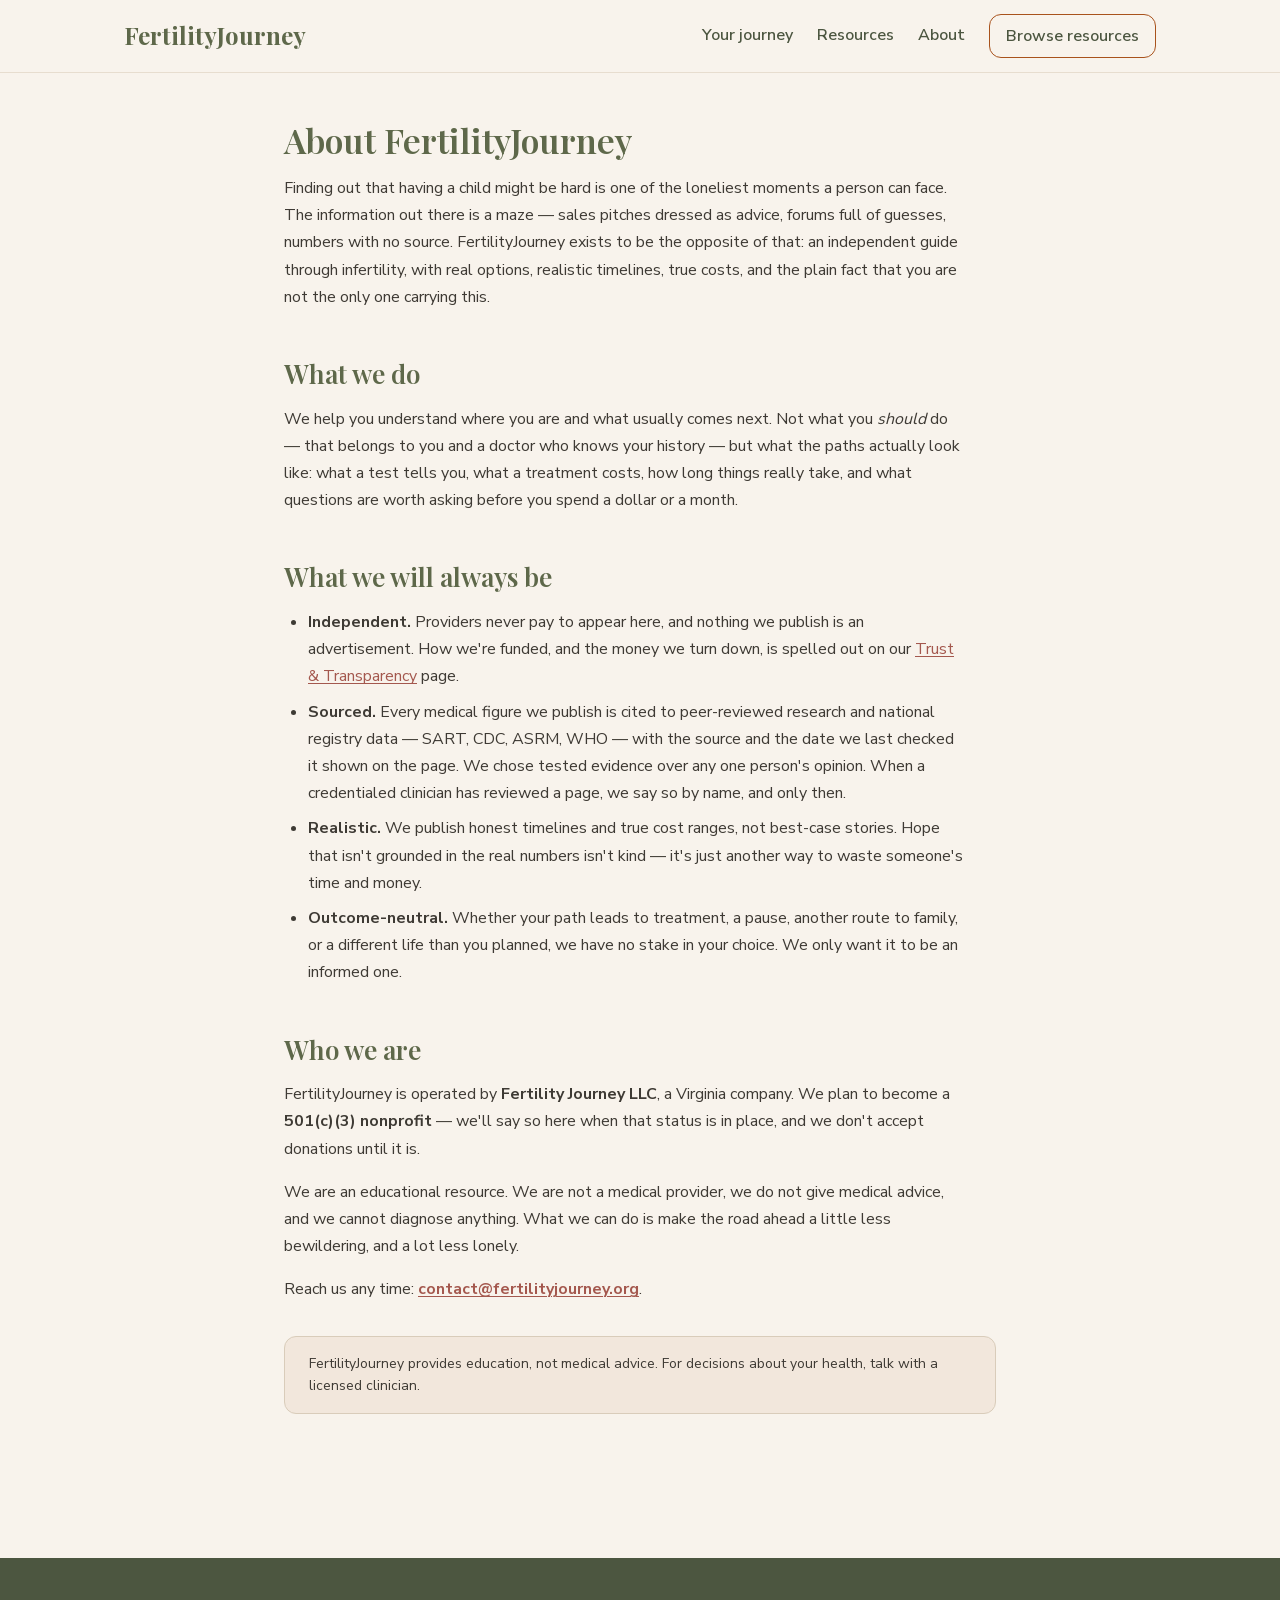
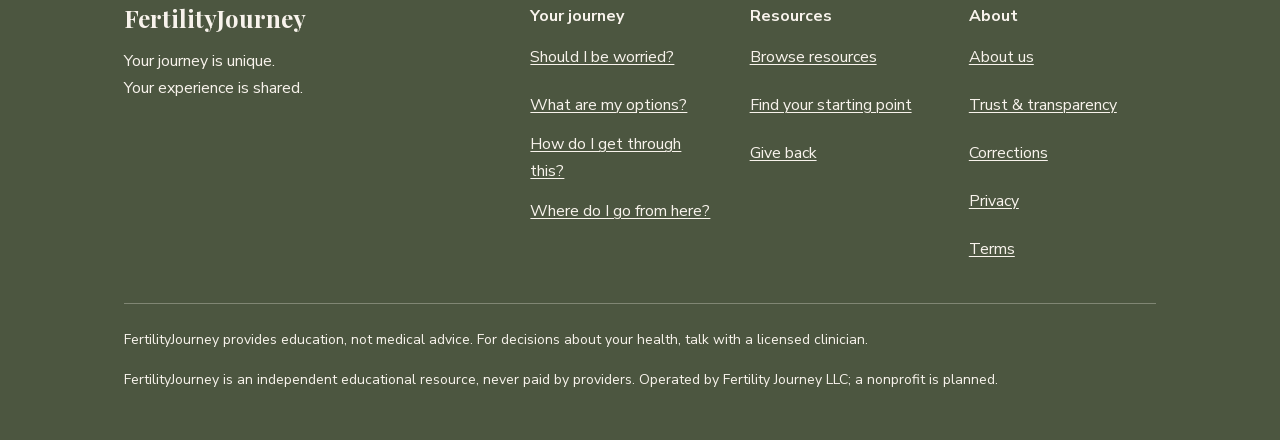
<file: about/index.html>
<!DOCTYPE html><!--cQ6MYzU0wnVWuzYQneDF5--><html lang="en" class="__variable_082505 __variable_d96fa1"><head><meta charSet="utf-8"/><meta name="viewport" content="width=device-width, initial-scale=1"/><link rel="preload" href="/_next/static/media/68180864d7f93f02-s.p.woff2" as="font" crossorigin="" type="font/woff2"/><link rel="preload" href="/_next/static/media/78d0dd042ac6d54d-s.p.woff2" as="font" crossorigin="" type="font/woff2"/><link rel="preload" href="/_next/static/media/eaead17c7dbfcd5d-s.p.woff2" as="font" crossorigin="" type="font/woff2"/><link rel="stylesheet" href="/_next/static/css/0273ef32471c8bd7.css" data-precedence="next"/><link rel="preload" as="script" fetchPriority="low" href="/_next/static/chunks/webpack-b6d9324eb99711e1.js"/><script src="/_next/static/chunks/4bd1b696-c023c6e3521b1417.js" async=""></script><script src="/_next/static/chunks/255-64e783496c90356a.js" async=""></script><script src="/_next/static/chunks/main-app-56bd47e718545dc9.js" async=""></script><script src="/_next/static/chunks/619-ba102abea3e3d0e4.js" async=""></script><script src="/_next/static/chunks/app/page-975404823d92b261.js" async=""></script><script data-goatcounter="https://fertilityjourney.goatcounter.com/count" async="" src="//gc.zgo.at/count.js"></script><meta name="next-size-adjust" content=""/><title>About FertilityJourney · FertilityJourney</title><meta name="description" content="Who we are: an independent, free guide through infertility, built by people who&#x27;ve been there. Cited to primary sources. No clinic pays to appear."/><meta name="robots" content="index, follow"/><link rel="canonical" href="https://fertilityjourney.org/about/"/><meta property="og:title" content="About FertilityJourney"/><meta property="og:description" content="Who we are: an independent, free guide through infertility, built by people who&#x27;ve been there. Cited to primary sources. No clinic pays to appear."/><meta property="og:url" content="https://fertilityjourney.org/about/"/><meta property="og:site_name" content="FertilityJourney"/><meta property="og:type" content="website"/><meta name="twitter:card" content="summary"/><meta name="twitter:title" content="About FertilityJourney"/><meta name="twitter:description" content="Who we are: an independent, free guide through infertility, built by people who&#x27;ve been there. Cited to primary sources. No clinic pays to appear."/><script src="/_next/static/chunks/polyfills-42372ed130431b0a.js" noModule=""></script></head><body><div hidden=""><!--$--><!--/$--></div><script type="application/ld+json">{"@context":"https://schema.org","@graph":[{"@type":"Organization","@id":"https://fertilityjourney.org/#organization","name":"FertilityJourney","url":"https://fertilityjourney.org/","description":"An independent educational resource for people navigating infertility."},{"@type":"WebSite","@id":"https://fertilityjourney.org/#website","name":"FertilityJourney","url":"https://fertilityjourney.org/","publisher":{"@id":"https://fertilityjourney.org/#organization"}}]}</script><a href="#main" class="skip-link">Skip to main content</a><header class="site-header"><div class="container"><a class="wordmark" href="/">FertilityJourney</a><nav class="site-nav" aria-label="Main"><a href="/journey/">Your journey</a><a href="/resources/">Resources</a><a href="/about/">About</a><a class="cta-rust" href="/resources/">Browse resources</a></nav></div></header><main id="main"><div class="container page-main" style="max-width:760px"><div class="legal-prose"><h1 id="about-fertilityjourney">About FertilityJourney</h1>
<p>Finding out that having a child might be hard is one of the loneliest moments a person can face. The information out there is a maze — sales pitches dressed as advice, forums full of guesses, numbers with no source. FertilityJourney exists to be the opposite of that: an independent guide through infertility, with real options, realistic timelines, true costs, and the plain fact that you are not the only one carrying this.</p>
<h2 id="what-we-do">What we do</h2>
<p>We help you understand where you are and what usually comes next. Not what you <em>should</em> do — that belongs to you and a doctor who knows your history — but what the paths actually look like: what a test tells you, what a treatment costs, how long things really take, and what questions are worth asking before you spend a dollar or a month.</p>
<h2 id="what-we-will-always-be">What we will always be</h2>
<ul>
<li><strong>Independent.</strong> Providers never pay to appear here, and nothing we publish is an advertisement. How we&#39;re funded, and the money we turn down, is spelled out on our <a href="/trust/">Trust &amp; Transparency</a> page.</li>
<li><strong>Sourced.</strong> Every medical figure we publish is cited to peer-reviewed research and national registry data — SART, CDC, ASRM, WHO — with the source and the date we last checked it shown on the page. We chose tested evidence over any one person&#39;s opinion. When a credentialed clinician has reviewed a page, we say so by name, and only then.</li>
<li><strong>Realistic.</strong> We publish honest timelines and true cost ranges, not best-case stories. Hope that isn&#39;t grounded in the real numbers isn&#39;t kind — it&#39;s just another way to waste someone&#39;s time and money.</li>
<li><strong>Outcome-neutral.</strong> Whether your path leads to treatment, a pause, another route to family, or a different life than you planned, we have no stake in your choice. We only want it to be an informed one.</li>
</ul>
<h2 id="who-we-are">Who we are</h2>
<p>FertilityJourney is operated by <strong>Fertility Journey LLC</strong>, a Virginia company. We plan to become a <strong>501(c)(3) nonprofit</strong> — we&#39;ll say so here when that status is in place, and we don&#39;t accept donations until it is.</p>
<p>We are an educational resource. We are not a medical provider, we do not give medical advice, and we cannot diagnose anything. What we can do is make the road ahead a little less bewildering, and a lot less lonely.</p>
<p>Reach us any time: <strong><a href="mailto:contact@fertilityjourney.org">contact@fertilityjourney.org</a></strong>.</p>
</div><p class="disclaimer">FertilityJourney provides education, not medical advice. For decisions about your health, talk with a licensed clinician.</p></div><!--$--><!--/$--></main><footer class="site-footer"><div class="container"><div class="footer-grid"><div><p class="wordmark" style="color:var(--cream)">FertilityJourney</p><p>Your journey is unique.<br/>Your experience is shared.</p></div><nav aria-label="Your journey"><p class="footer-heading">Your journey</p><ul><li><a href="/journey/is-it-just-me/">Should I be worried?</a></li><li><a href="/journey/weighing-options/">What are my options?</a></li><li><a href="/journey/in-treatment/">How do I get through this?</a></li><li><a href="/journey/exploring-other-paths/">Where do I go from here?</a></li></ul></nav><nav aria-label="Resources"><p class="footer-heading">Resources</p><ul><li><a href="/resources/">Browse resources</a></li><li><a href="/quiz/">Find your starting point</a></li><li><a href="/give-back/">Give back</a></li></ul></nav><nav aria-label="About and trust"><p class="footer-heading">About</p><ul><li><a href="/about/">About us</a></li><li><a href="/trust/">Trust &amp; transparency</a></li><li><a href="/corrections/">Corrections</a></li><li><a href="/privacy/">Privacy</a></li><li><a href="/terms/">Terms</a></li></ul></nav></div><div class="footer-disclaimer"><p>FertilityJourney provides education, not medical advice. For decisions about your health, talk with a licensed clinician.</p><p style="margin:0">FertilityJourney is an independent educational resource, never paid by providers. Operated by Fertility Journey LLC; a nonprofit is planned.</p></div></div></footer><script src="/_next/static/chunks/webpack-b6d9324eb99711e1.js" id="_R_" async=""></script><script>(self.__next_f=self.__next_f||[]).push([0])</script><script>self.__next_f.push([1,"1:\"$Sreact.fragment\"\n2:I[2619,[\"619\",\"static/chunks/619-ba102abea3e3d0e4.js\",\"974\",\"static/chunks/app/page-975404823d92b261.js\"],\"\"]\n3:I[9766,[],\"\"]\n4:I[8924,[],\"\"]\nc:I[7150,[],\"\"]\n:HL[\"/_next/static/media/68180864d7f93f02-s.p.woff2\",\"font\",{\"crossOrigin\":\"\",\"type\":\"font/woff2\"}]\n:HL[\"/_next/static/media/78d0dd042ac6d54d-s.p.woff2\",\"font\",{\"crossOrigin\":\"\",\"type\":\"font/woff2\"}]\n:HL[\"/_next/static/media/eaead17c7dbfcd5d-s.p.woff2\",\"font\",{\"crossOrigin\":\"\",\"type\":\"font/woff2\"}]\n:HL[\"/_next/static/css/0273ef32471c8bd7.css\",\"style\"]\n"])</script><script>self.__next_f.push([1,"0:{\"P\":null,\"b\":\"cQ6MYzU0wnVWuzYQneDF5\",\"p\":\"\",\"c\":[\"\",\"about\",\"\"],\"i\":false,\"f\":[[[\"\",{\"children\":[\"about\",{\"children\":[\"__PAGE__\",{}]}]},\"$undefined\",\"$undefined\",true],[\"\",[\"$\",\"$1\",\"c\",{\"children\":[[[\"$\",\"link\",\"0\",{\"rel\":\"stylesheet\",\"href\":\"/_next/static/css/0273ef32471c8bd7.css\",\"precedence\":\"next\",\"crossOrigin\":\"$undefined\",\"nonce\":\"$undefined\"}]],[\"$\",\"html\",null,{\"lang\":\"en\",\"className\":\"__variable_082505 __variable_d96fa1\",\"children\":[\"$\",\"body\",null,{\"children\":[[\"$\",\"script\",null,{\"type\":\"application/ld+json\",\"dangerouslySetInnerHTML\":{\"__html\":\"{\\\"@context\\\":\\\"https://schema.org\\\",\\\"@graph\\\":[{\\\"@type\\\":\\\"Organization\\\",\\\"@id\\\":\\\"https://fertilityjourney.org/#organization\\\",\\\"name\\\":\\\"FertilityJourney\\\",\\\"url\\\":\\\"https://fertilityjourney.org/\\\",\\\"description\\\":\\\"An independent educational resource for people navigating infertility.\\\"},{\\\"@type\\\":\\\"WebSite\\\",\\\"@id\\\":\\\"https://fertilityjourney.org/#website\\\",\\\"name\\\":\\\"FertilityJourney\\\",\\\"url\\\":\\\"https://fertilityjourney.org/\\\",\\\"publisher\\\":{\\\"@id\\\":\\\"https://fertilityjourney.org/#organization\\\"}}]}\"}}],[\"$\",\"a\",null,{\"href\":\"#main\",\"className\":\"skip-link\",\"children\":\"Skip to main content\"}],[\"$\",\"header\",null,{\"className\":\"site-header\",\"children\":[\"$\",\"div\",null,{\"className\":\"container\",\"children\":[[\"$\",\"$L2\",null,{\"href\":\"/\",\"className\":\"wordmark\",\"children\":\"FertilityJourney\"}],[\"$\",\"nav\",null,{\"className\":\"site-nav\",\"aria-label\":\"Main\",\"children\":[[\"$\",\"$L2\",null,{\"href\":\"/journey/\",\"children\":\"Your journey\"}],[\"$\",\"$L2\",null,{\"href\":\"/resources/\",\"children\":\"Resources\"}],[\"$\",\"$L2\",null,{\"href\":\"/about/\",\"children\":\"About\"}],[\"$\",\"$L2\",null,{\"href\":\"/resources/\",\"className\":\"cta-rust\",\"children\":\"Browse resources\"}]]}]]}]}],[\"$\",\"main\",null,{\"id\":\"main\",\"children\":[\"$\",\"$L3\",null,{\"parallelRouterKey\":\"children\",\"error\":\"$undefined\",\"errorStyles\":\"$undefined\",\"errorScripts\":\"$undefined\",\"template\":[\"$\",\"$L4\",null,{}],\"templateStyles\":\"$undefined\",\"templateScripts\":\"$undefined\",\"notFound\":[[\"$\",\"div\",null,{\"className\":\"container page-main\",\"style\":{\"maxWidth\":640},\"children\":[[\"$\",\"p\",null,{\"className\":\"eyebrow\",\"children\":\"We couldn’t find that page\"}],[\"$\",\"h1\",null,{\"children\":\"This page isn’t here. But you still are.\"}],[\"$\",\"p\",null,{\"className\":\"body-lg\",\"children\":\"The link may have moved or the address may have a typo. Wherever you are in this, here are good places to pick back up.\"}],[\"$\",\"ul\",null,{\"className\":\"checkpoint-list\",\"style\":{\"marginTop\":\"var(--space-6)\"},\"children\":[[\"$\",\"li\",null,{\"children\":[\"$\",\"$L2\",null,{\"href\":\"/journey/\",\"children\":\"Find answers for where you are right now\"}]}],[\"$\",\"li\",null,{\"children\":[\"$\",\"$L2\",null,{\"href\":\"/resources/\",\"children\":\"Browse the resource library\"}]}],[\"$\",\"li\",null,{\"children\":[\"$\",\"$L2\",null,{\"href\":\"/quiz/\",\"children\":\"Not sure where to start? Take the 2-minute quiz\"}]}]]}]]}],[]],\"forbidden\":\"$undefined\",\"unauthorized\":\"$undefined\"}]}],[\"$\",\"footer\",null,{\"className\":\"site-footer\",\"children\":[\"$\",\"div\",null,{\"className\":\"container\",\"children\":[[\"$\",\"div\",null,{\"className\":\"footer-grid\",\"children\":[[\"$\",\"div\",null,{\"children\":[[\"$\",\"p\",null,{\"className\":\"wordmark\",\"style\":{\"color\":\"var(--cream)\"},\"children\":\"FertilityJourney\"}],[\"$\",\"p\",null,{\"children\":[\"Your journey is unique.\",[\"$\",\"br\",null,{}],\"Your experience is shared.\"]}]]}],[\"$\",\"nav\",null,{\"aria-label\":\"Your journey\",\"children\":[[\"$\",\"p\",null,{\"className\":\"footer-heading\",\"children\":\"Your journey\"}],[\"$\",\"ul\",null,{\"children\":[[\"$\",\"li\",\"is-it-just-me\",{\"children\":[\"$\",\"$L2\",null,{\"href\":\"/journey/is-it-just-me/\",\"children\":\"Should I be worried?\"}]}],[\"$\",\"li\",\"weighing-options\",{\"children\":[\"$\",\"$L2\",null,{\"href\":\"/journey/weighing-options/\",\"children\":\"What are my options?\"}]}],[\"$\",\"li\",\"in-treatment\",{\"children\":[\"$\",\"$L2\",null,{\"href\":\"/journey/in-treatment/\",\"children\":\"How do I get through this?\"}]}],[\"$\",\"li\",\"exploring-other-paths\",{\"children\":[\"$\",\"$L2\",null,{\"href\":\"/journey/exploring-other-paths/\",\"children\":\"Where do I go from here?\"}]}]]}]]}],[\"$\",\"nav\",null,{\"aria-label\":\"Resources\",\"children\":[[\"$\",\"p\",null,{\"className\":\"footer-heading\",\"children\":\"Resources\"}],[\"$\",\"ul\",null,{\"children\":[[\"$\",\"li\",null,{\"children\":[\"$\",\"$L2\",null,{\"href\":\"/resources/\",\"children\":\"Browse resources\"}]}],[\"$\",\"li\",null,{\"children\":[\"$\",\"$L2\",null,{\"href\":\"/quiz/\",\"children\":\"Find your starting point\"}]}],[\"$\",\"li\",null,{\"children\":[\"$\",\"$L2\",null,{\"href\":\"/give-back/\",\"children\":\"Give back\"}]}]]}]]}],[\"$\",\"nav\",null,{\"aria-label\":\"About and trust\",\"children\":[[\"$\",\"p\",null,{\"className\":\"footer-heading\",\"children\":\"About\"}],[\"$\",\"ul\",null,{\"children\":[[\"$\",\"li\",null,{\"children\":[\"$\",\"$L2\",null,{\"href\":\"/about/\",\"children\":\"About us\"}]}],[\"$\",\"li\",null,{\"children\":[\"$\",\"$L2\",null,{\"href\":\"/trust/\",\"children\":\"Trust \u0026 transparency\"}]}],[\"$\",\"li\",null,{\"children\":[\"$\",\"$L2\",null,{\"href\":\"/corrections/\",\"children\":\"Corrections\"}]}],\"$L5\",\"$L6\"]}]]}]]}],\"$L7\"]}]}],\"$L8\"]}]}]]}],{\"children\":[\"about\",\"$L9\",{\"children\":[\"__PAGE__\",\"$La\",{},null,false]},null,false]},null,false],\"$Lb\",false]],\"m\":\"$undefined\",\"G\":[\"$c\",[]],\"s\":false,\"S\":true}\n"])</script><script>self.__next_f.push([1,"e:I[4431,[],\"OutletBoundary\"]\n10:I[5278,[],\"AsyncMetadataOutlet\"]\n12:I[4431,[],\"ViewportBoundary\"]\n14:I[4431,[],\"MetadataBoundary\"]\n15:\"$Sreact.suspense\"\n5:[\"$\",\"li\",null,{\"children\":[\"$\",\"$L2\",null,{\"href\":\"/privacy/\",\"children\":\"Privacy\"}]}]\n6:[\"$\",\"li\",null,{\"children\":[\"$\",\"$L2\",null,{\"href\":\"/terms/\",\"children\":\"Terms\"}]}]\n7:[\"$\",\"div\",null,{\"className\":\"footer-disclaimer\",\"children\":[[\"$\",\"p\",null,{\"children\":\"FertilityJourney provides education, not medical advice. For decisions about your health, talk with a licensed clinician.\"}],[\"$\",\"p\",null,{\"style\":{\"margin\":0},\"children\":\"FertilityJourney is an independent educational resource, never paid by providers. Operated by Fertility Journey LLC; a nonprofit is planned.\"}]]}]\n8:[\"$\",\"script\",null,{\"data-goatcounter\":\"https://fertilityjourney.goatcounter.com/count\",\"async\":true,\"src\":\"//gc.zgo.at/count.js\"}]\n9:[\"$\",\"$1\",\"c\",{\"children\":[null,[\"$\",\"$L3\",null,{\"parallelRouterKey\":\"children\",\"error\":\"$undefined\",\"errorStyles\":\"$undefined\",\"errorScripts\":\"$undefined\",\"template\":[\"$\",\"$L4\",null,{}],\"templateStyles\":\"$undefined\",\"templateScripts\":\"$undefined\",\"notFound\":\"$undefined\",\"forbidden\":\"$undefined\",\"unauthorized\":\"$undefined\"}]]}]\nd:Ta7a,"])</script><script>self.__next_f.push([1,"\u003ch1 id=\"about-fertilityjourney\"\u003eAbout FertilityJourney\u003c/h1\u003e\n\u003cp\u003eFinding out that having a child might be hard is one of the loneliest moments a person can face. The information out there is a maze — sales pitches dressed as advice, forums full of guesses, numbers with no source. FertilityJourney exists to be the opposite of that: an independent guide through infertility, with real options, realistic timelines, true costs, and the plain fact that you are not the only one carrying this.\u003c/p\u003e\n\u003ch2 id=\"what-we-do\"\u003eWhat we do\u003c/h2\u003e\n\u003cp\u003eWe help you understand where you are and what usually comes next. Not what you \u003cem\u003eshould\u003c/em\u003e do — that belongs to you and a doctor who knows your history — but what the paths actually look like: what a test tells you, what a treatment costs, how long things really take, and what questions are worth asking before you spend a dollar or a month.\u003c/p\u003e\n\u003ch2 id=\"what-we-will-always-be\"\u003eWhat we will always be\u003c/h2\u003e\n\u003cul\u003e\n\u003cli\u003e\u003cstrong\u003eIndependent.\u003c/strong\u003e Providers never pay to appear here, and nothing we publish is an advertisement. How we\u0026#39;re funded, and the money we turn down, is spelled out on our \u003ca href=\"/trust/\"\u003eTrust \u0026amp; Transparency\u003c/a\u003e page.\u003c/li\u003e\n\u003cli\u003e\u003cstrong\u003eSourced.\u003c/strong\u003e Every medical figure we publish is cited to peer-reviewed research and national registry data — SART, CDC, ASRM, WHO — with the source and the date we last checked it shown on the page. We chose tested evidence over any one person\u0026#39;s opinion. When a credentialed clinician has reviewed a page, we say so by name, and only then.\u003c/li\u003e\n\u003cli\u003e\u003cstrong\u003eRealistic.\u003c/strong\u003e We publish honest timelines and true cost ranges, not best-case stories. Hope that isn\u0026#39;t grounded in the real numbers isn\u0026#39;t kind — it\u0026#39;s just another way to waste someone\u0026#39;s time and money.\u003c/li\u003e\n\u003cli\u003e\u003cstrong\u003eOutcome-neutral.\u003c/strong\u003e Whether your path leads to treatment, a pause, another route to family, or a different life than you planned, we have no stake in your choice. We only want it to be an informed one.\u003c/li\u003e\n\u003c/ul\u003e\n\u003ch2 id=\"who-we-are\"\u003eWho we are\u003c/h2\u003e\n\u003cp\u003eFertilityJourney is operated by \u003cstrong\u003eFertility Journey LLC\u003c/strong\u003e, a Virginia company. We plan to become a \u003cstrong\u003e501(c)(3) nonprofit\u003c/strong\u003e — we\u0026#39;ll say so here when that status is in place, and we don\u0026#39;t accept donations until it is.\u003c/p\u003e\n\u003cp\u003eWe are an educational resource. We are not a medical provider, we do not give medical advice, and we cannot diagnose anything. What we can do is make the road ahead a little less bewildering, and a lot less lonely.\u003c/p\u003e\n\u003cp\u003eReach us any time: \u003cstrong\u003e\u003ca href=\"mailto:contact@fertilityjourney.org\"\u003econtact@fertilityjourney.org\u003c/a\u003e\u003c/strong\u003e.\u003c/p\u003e\n"])</script><script>self.__next_f.push([1,"a:[\"$\",\"$1\",\"c\",{\"children\":[[\"$\",\"div\",null,{\"className\":\"container page-main\",\"style\":{\"maxWidth\":760},\"children\":[[\"$\",\"div\",null,{\"className\":\"legal-prose\",\"dangerouslySetInnerHTML\":{\"__html\":\"$d\"}}],[\"$\",\"p\",null,{\"className\":\"disclaimer\",\"children\":\"FertilityJourney provides education, not medical advice. For decisions about your health, talk with a licensed clinician.\"}]]}],null,[\"$\",\"$Le\",null,{\"children\":[\"$Lf\",[\"$\",\"$L10\",null,{\"promise\":\"$@11\"}]]}]]}]\nb:[\"$\",\"$1\",\"h\",{\"children\":[null,[[\"$\",\"$L12\",null,{\"children\":\"$L13\"}],[\"$\",\"meta\",null,{\"name\":\"next-size-adjust\",\"content\":\"\"}]],[\"$\",\"$L14\",null,{\"children\":[\"$\",\"div\",null,{\"hidden\":true,\"children\":[\"$\",\"$15\",null,{\"fallback\":null,\"children\":\"$L16\"}]}]}]]}]\n"])</script><script>self.__next_f.push([1,"13:[[\"$\",\"meta\",\"0\",{\"charSet\":\"utf-8\"}],[\"$\",\"meta\",\"1\",{\"name\":\"viewport\",\"content\":\"width=device-width, initial-scale=1\"}]]\nf:null\n"])</script><script>self.__next_f.push([1,"11:{\"metadata\":[[\"$\",\"title\",\"0\",{\"children\":\"About FertilityJourney · FertilityJourney\"}],[\"$\",\"meta\",\"1\",{\"name\":\"description\",\"content\":\"Who we are: an independent, free guide through infertility, built by people who've been there. Cited to primary sources. No clinic pays to appear.\"}],[\"$\",\"meta\",\"2\",{\"name\":\"robots\",\"content\":\"index, follow\"}],[\"$\",\"link\",\"3\",{\"rel\":\"canonical\",\"href\":\"https://fertilityjourney.org/about/\"}],[\"$\",\"meta\",\"4\",{\"property\":\"og:title\",\"content\":\"About FertilityJourney\"}],[\"$\",\"meta\",\"5\",{\"property\":\"og:description\",\"content\":\"Who we are: an independent, free guide through infertility, built by people who've been there. Cited to primary sources. No clinic pays to appear.\"}],[\"$\",\"meta\",\"6\",{\"property\":\"og:url\",\"content\":\"https://fertilityjourney.org/about/\"}],[\"$\",\"meta\",\"7\",{\"property\":\"og:site_name\",\"content\":\"FertilityJourney\"}],[\"$\",\"meta\",\"8\",{\"property\":\"og:type\",\"content\":\"website\"}],[\"$\",\"meta\",\"9\",{\"name\":\"twitter:card\",\"content\":\"summary\"}],[\"$\",\"meta\",\"10\",{\"name\":\"twitter:title\",\"content\":\"About FertilityJourney\"}],[\"$\",\"meta\",\"11\",{\"name\":\"twitter:description\",\"content\":\"Who we are: an independent, free guide through infertility, built by people who've been there. Cited to primary sources. No clinic pays to appear.\"}]],\"error\":null,\"digest\":\"$undefined\"}\n"])</script><script>self.__next_f.push([1,"16:\"$11:metadata\"\n"])</script></body></html>
</file>
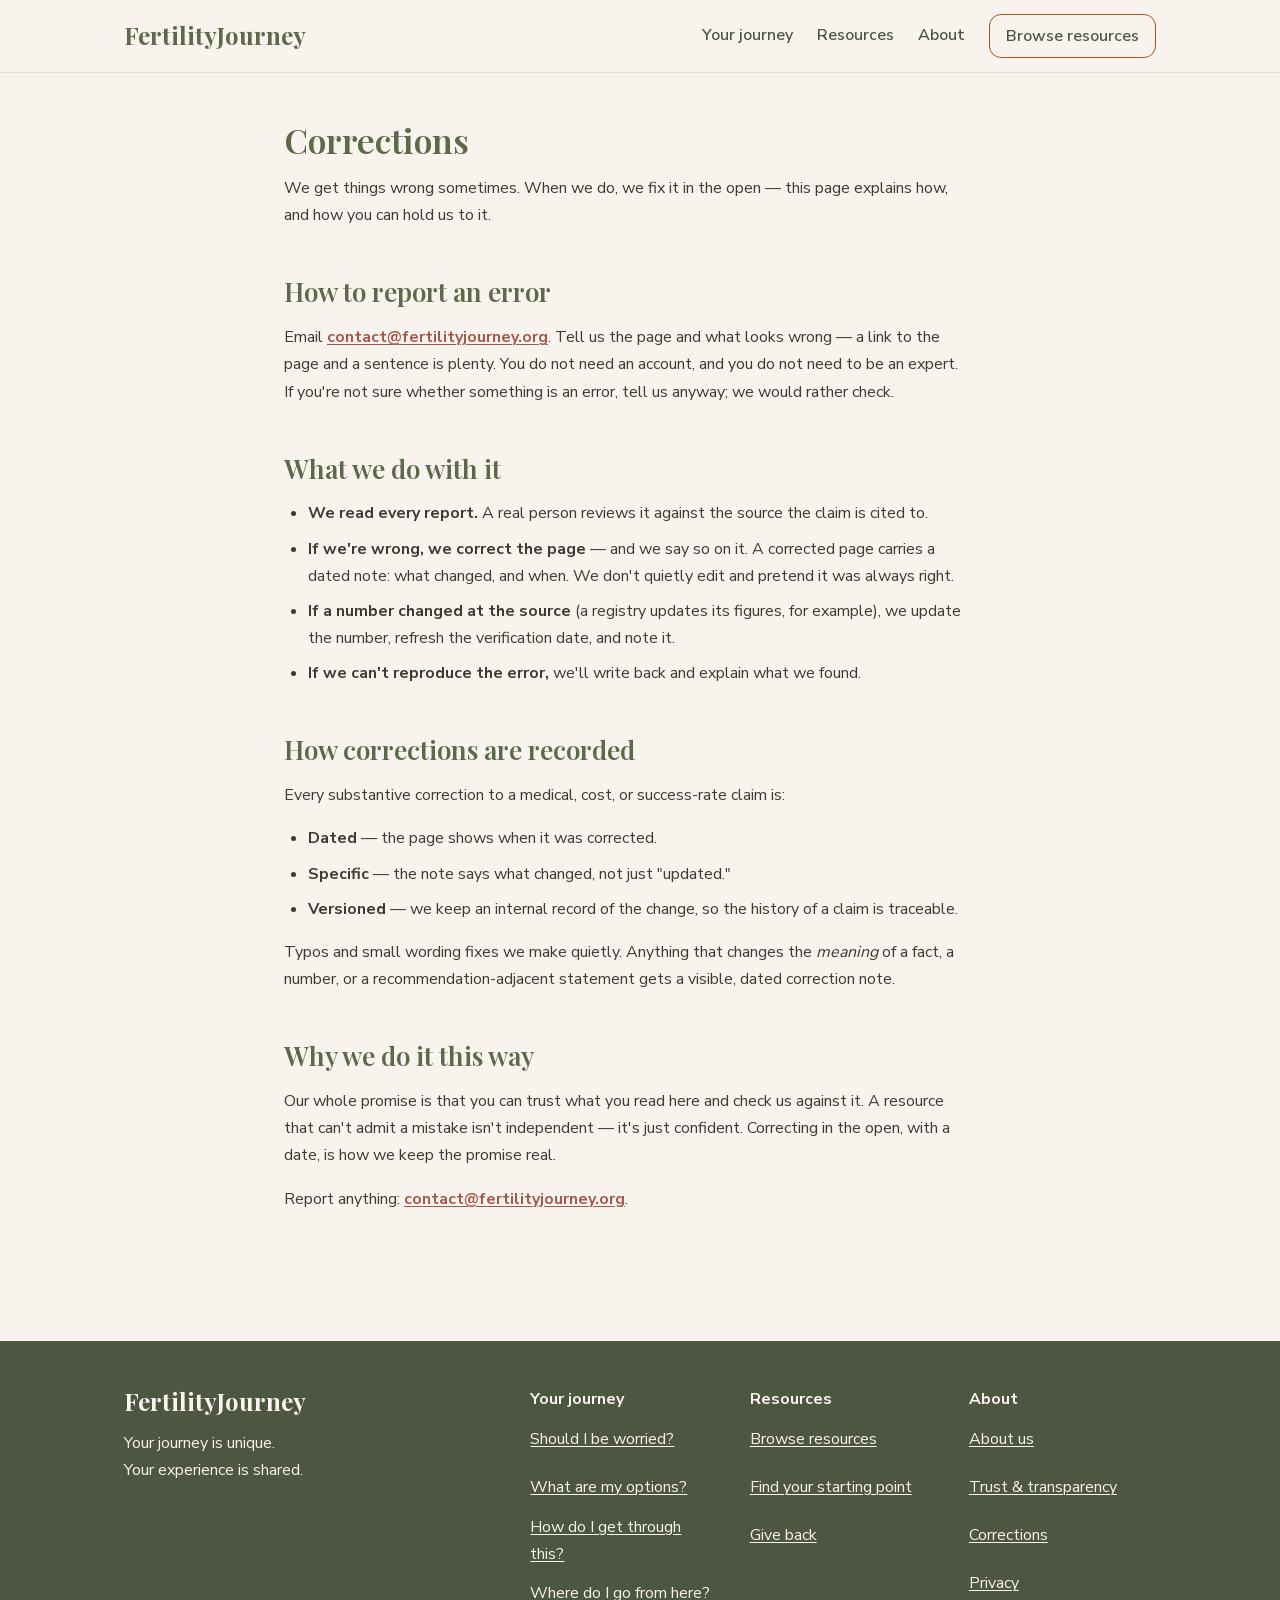
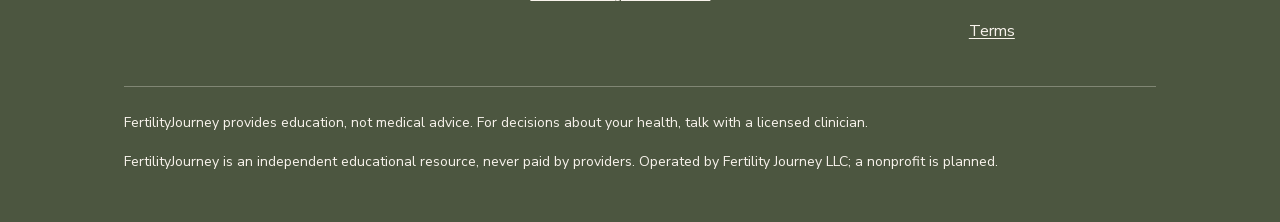
<file: corrections/index.html>
<!DOCTYPE html><!--cQ6MYzU0wnVWuzYQneDF5--><html lang="en" class="__variable_082505 __variable_d96fa1"><head><meta charSet="utf-8"/><meta name="viewport" content="width=device-width, initial-scale=1"/><link rel="preload" href="/_next/static/media/68180864d7f93f02-s.p.woff2" as="font" crossorigin="" type="font/woff2"/><link rel="preload" href="/_next/static/media/78d0dd042ac6d54d-s.p.woff2" as="font" crossorigin="" type="font/woff2"/><link rel="preload" href="/_next/static/media/eaead17c7dbfcd5d-s.p.woff2" as="font" crossorigin="" type="font/woff2"/><link rel="stylesheet" href="/_next/static/css/0273ef32471c8bd7.css" data-precedence="next"/><link rel="preload" as="script" fetchPriority="low" href="/_next/static/chunks/webpack-b6d9324eb99711e1.js"/><script src="/_next/static/chunks/4bd1b696-c023c6e3521b1417.js" async=""></script><script src="/_next/static/chunks/255-64e783496c90356a.js" async=""></script><script src="/_next/static/chunks/main-app-56bd47e718545dc9.js" async=""></script><script src="/_next/static/chunks/619-ba102abea3e3d0e4.js" async=""></script><script src="/_next/static/chunks/app/page-975404823d92b261.js" async=""></script><script data-goatcounter="https://fertilityjourney.goatcounter.com/count" async="" src="//gc.zgo.at/count.js"></script><meta name="next-size-adjust" content=""/><title>Corrections &amp; how we fix them · FertilityJourney</title><meta name="description" content="Found an error? Here&#x27;s how to report it, and how we log and date every correction we make. Getting the facts right matters more than being right."/><meta name="robots" content="index, follow"/><link rel="canonical" href="https://fertilityjourney.org/corrections/"/><meta property="og:title" content="Corrections policy"/><meta property="og:description" content="Found an error? Here&#x27;s how to report it, and how we log and date every correction we make. Getting the facts right matters more than being right."/><meta property="og:url" content="https://fertilityjourney.org/corrections/"/><meta property="og:site_name" content="FertilityJourney"/><meta property="og:type" content="website"/><meta name="twitter:card" content="summary"/><meta name="twitter:title" content="Corrections policy"/><meta name="twitter:description" content="Found an error? Here&#x27;s how to report it, and how we log and date every correction we make. Getting the facts right matters more than being right."/><script src="/_next/static/chunks/polyfills-42372ed130431b0a.js" noModule=""></script></head><body><div hidden=""><!--$--><!--/$--></div><script type="application/ld+json">{"@context":"https://schema.org","@graph":[{"@type":"Organization","@id":"https://fertilityjourney.org/#organization","name":"FertilityJourney","url":"https://fertilityjourney.org/","description":"An independent educational resource for people navigating infertility."},{"@type":"WebSite","@id":"https://fertilityjourney.org/#website","name":"FertilityJourney","url":"https://fertilityjourney.org/","publisher":{"@id":"https://fertilityjourney.org/#organization"}}]}</script><a href="#main" class="skip-link">Skip to main content</a><header class="site-header"><div class="container"><a class="wordmark" href="/">FertilityJourney</a><nav class="site-nav" aria-label="Main"><a href="/journey/">Your journey</a><a href="/resources/">Resources</a><a href="/about/">About</a><a class="cta-rust" href="/resources/">Browse resources</a></nav></div></header><main id="main"><div class="container page-main" style="max-width:760px"><div class="legal-prose"><h1 id="corrections">Corrections</h1>
<p>We get things wrong sometimes. When we do, we fix it in the open — this page explains how, and how you can hold us to it.</p>
<h2 id="how-to-report-an-error">How to report an error</h2>
<p>Email <strong><a href="mailto:contact@fertilityjourney.org">contact@fertilityjourney.org</a></strong>. Tell us the page and what looks wrong — a link to the page and a sentence is plenty. You do not need an account, and you do not need to be an expert. If you&#39;re not sure whether something is an error, tell us anyway; we would rather check.</p>
<h2 id="what-we-do-with-it">What we do with it</h2>
<ul>
<li><strong>We read every report.</strong> A real person reviews it against the source the claim is cited to.</li>
<li><strong>If we&#39;re wrong, we correct the page</strong> — and we say so on it. A corrected page carries a dated note: what changed, and when. We don&#39;t quietly edit and pretend it was always right.</li>
<li><strong>If a number changed at the source</strong> (a registry updates its figures, for example), we update the number, refresh the verification date, and note it.</li>
<li><strong>If we can&#39;t reproduce the error,</strong> we&#39;ll write back and explain what we found.</li>
</ul>
<h2 id="how-corrections-are-recorded">How corrections are recorded</h2>
<p>Every substantive correction to a medical, cost, or success-rate claim is:</p>
<ul>
<li><strong>Dated</strong> — the page shows when it was corrected.</li>
<li><strong>Specific</strong> — the note says what changed, not just &quot;updated.&quot;</li>
<li><strong>Versioned</strong> — we keep an internal record of the change, so the history of a claim is traceable.</li>
</ul>
<p>Typos and small wording fixes we make quietly. Anything that changes the <em>meaning</em> of a fact, a number, or a recommendation-adjacent statement gets a visible, dated correction note.</p>
<h2 id="why-we-do-it-this-way">Why we do it this way</h2>
<p>Our whole promise is that you can trust what you read here and check us against it. A resource that can&#39;t admit a mistake isn&#39;t independent — it&#39;s just confident. Correcting in the open, with a date, is how we keep the promise real.</p>
<p>Report anything: <strong><a href="mailto:contact@fertilityjourney.org">contact@fertilityjourney.org</a></strong>.</p>
</div></div><!--$--><!--/$--></main><footer class="site-footer"><div class="container"><div class="footer-grid"><div><p class="wordmark" style="color:var(--cream)">FertilityJourney</p><p>Your journey is unique.<br/>Your experience is shared.</p></div><nav aria-label="Your journey"><p class="footer-heading">Your journey</p><ul><li><a href="/journey/is-it-just-me/">Should I be worried?</a></li><li><a href="/journey/weighing-options/">What are my options?</a></li><li><a href="/journey/in-treatment/">How do I get through this?</a></li><li><a href="/journey/exploring-other-paths/">Where do I go from here?</a></li></ul></nav><nav aria-label="Resources"><p class="footer-heading">Resources</p><ul><li><a href="/resources/">Browse resources</a></li><li><a href="/quiz/">Find your starting point</a></li><li><a href="/give-back/">Give back</a></li></ul></nav><nav aria-label="About and trust"><p class="footer-heading">About</p><ul><li><a href="/about/">About us</a></li><li><a href="/trust/">Trust &amp; transparency</a></li><li><a href="/corrections/">Corrections</a></li><li><a href="/privacy/">Privacy</a></li><li><a href="/terms/">Terms</a></li></ul></nav></div><div class="footer-disclaimer"><p>FertilityJourney provides education, not medical advice. For decisions about your health, talk with a licensed clinician.</p><p style="margin:0">FertilityJourney is an independent educational resource, never paid by providers. Operated by Fertility Journey LLC; a nonprofit is planned.</p></div></div></footer><script src="/_next/static/chunks/webpack-b6d9324eb99711e1.js" id="_R_" async=""></script><script>(self.__next_f=self.__next_f||[]).push([0])</script><script>self.__next_f.push([1,"1:\"$Sreact.fragment\"\n2:I[2619,[\"619\",\"static/chunks/619-ba102abea3e3d0e4.js\",\"974\",\"static/chunks/app/page-975404823d92b261.js\"],\"\"]\n3:I[9766,[],\"\"]\n4:I[8924,[],\"\"]\nd:I[7150,[],\"\"]\n:HL[\"/_next/static/media/68180864d7f93f02-s.p.woff2\",\"font\",{\"crossOrigin\":\"\",\"type\":\"font/woff2\"}]\n:HL[\"/_next/static/media/78d0dd042ac6d54d-s.p.woff2\",\"font\",{\"crossOrigin\":\"\",\"type\":\"font/woff2\"}]\n:HL[\"/_next/static/media/eaead17c7dbfcd5d-s.p.woff2\",\"font\",{\"crossOrigin\":\"\",\"type\":\"font/woff2\"}]\n:HL[\"/_next/static/css/0273ef32471c8bd7.css\",\"style\"]\n"])</script><script>self.__next_f.push([1,"0:{\"P\":null,\"b\":\"cQ6MYzU0wnVWuzYQneDF5\",\"p\":\"\",\"c\":[\"\",\"corrections\",\"\"],\"i\":false,\"f\":[[[\"\",{\"children\":[\"corrections\",{\"children\":[\"__PAGE__\",{}]}]},\"$undefined\",\"$undefined\",true],[\"\",[\"$\",\"$1\",\"c\",{\"children\":[[[\"$\",\"link\",\"0\",{\"rel\":\"stylesheet\",\"href\":\"/_next/static/css/0273ef32471c8bd7.css\",\"precedence\":\"next\",\"crossOrigin\":\"$undefined\",\"nonce\":\"$undefined\"}]],[\"$\",\"html\",null,{\"lang\":\"en\",\"className\":\"__variable_082505 __variable_d96fa1\",\"children\":[\"$\",\"body\",null,{\"children\":[[\"$\",\"script\",null,{\"type\":\"application/ld+json\",\"dangerouslySetInnerHTML\":{\"__html\":\"{\\\"@context\\\":\\\"https://schema.org\\\",\\\"@graph\\\":[{\\\"@type\\\":\\\"Organization\\\",\\\"@id\\\":\\\"https://fertilityjourney.org/#organization\\\",\\\"name\\\":\\\"FertilityJourney\\\",\\\"url\\\":\\\"https://fertilityjourney.org/\\\",\\\"description\\\":\\\"An independent educational resource for people navigating infertility.\\\"},{\\\"@type\\\":\\\"WebSite\\\",\\\"@id\\\":\\\"https://fertilityjourney.org/#website\\\",\\\"name\\\":\\\"FertilityJourney\\\",\\\"url\\\":\\\"https://fertilityjourney.org/\\\",\\\"publisher\\\":{\\\"@id\\\":\\\"https://fertilityjourney.org/#organization\\\"}}]}\"}}],[\"$\",\"a\",null,{\"href\":\"#main\",\"className\":\"skip-link\",\"children\":\"Skip to main content\"}],[\"$\",\"header\",null,{\"className\":\"site-header\",\"children\":[\"$\",\"div\",null,{\"className\":\"container\",\"children\":[[\"$\",\"$L2\",null,{\"href\":\"/\",\"className\":\"wordmark\",\"children\":\"FertilityJourney\"}],[\"$\",\"nav\",null,{\"className\":\"site-nav\",\"aria-label\":\"Main\",\"children\":[[\"$\",\"$L2\",null,{\"href\":\"/journey/\",\"children\":\"Your journey\"}],[\"$\",\"$L2\",null,{\"href\":\"/resources/\",\"children\":\"Resources\"}],[\"$\",\"$L2\",null,{\"href\":\"/about/\",\"children\":\"About\"}],[\"$\",\"$L2\",null,{\"href\":\"/resources/\",\"className\":\"cta-rust\",\"children\":\"Browse resources\"}]]}]]}]}],[\"$\",\"main\",null,{\"id\":\"main\",\"children\":[\"$\",\"$L3\",null,{\"parallelRouterKey\":\"children\",\"error\":\"$undefined\",\"errorStyles\":\"$undefined\",\"errorScripts\":\"$undefined\",\"template\":[\"$\",\"$L4\",null,{}],\"templateStyles\":\"$undefined\",\"templateScripts\":\"$undefined\",\"notFound\":[[\"$\",\"div\",null,{\"className\":\"container page-main\",\"style\":{\"maxWidth\":640},\"children\":[[\"$\",\"p\",null,{\"className\":\"eyebrow\",\"children\":\"We couldn’t find that page\"}],[\"$\",\"h1\",null,{\"children\":\"This page isn’t here. But you still are.\"}],[\"$\",\"p\",null,{\"className\":\"body-lg\",\"children\":\"The link may have moved or the address may have a typo. Wherever you are in this, here are good places to pick back up.\"}],[\"$\",\"ul\",null,{\"className\":\"checkpoint-list\",\"style\":{\"marginTop\":\"var(--space-6)\"},\"children\":[[\"$\",\"li\",null,{\"children\":[\"$\",\"$L2\",null,{\"href\":\"/journey/\",\"children\":\"Find answers for where you are right now\"}]}],[\"$\",\"li\",null,{\"children\":[\"$\",\"$L2\",null,{\"href\":\"/resources/\",\"children\":\"Browse the resource library\"}]}],[\"$\",\"li\",null,{\"children\":[\"$\",\"$L2\",null,{\"href\":\"/quiz/\",\"children\":\"Not sure where to start? Take the 2-minute quiz\"}]}]]}]]}],[]],\"forbidden\":\"$undefined\",\"unauthorized\":\"$undefined\"}]}],[\"$\",\"footer\",null,{\"className\":\"site-footer\",\"children\":[\"$\",\"div\",null,{\"className\":\"container\",\"children\":[[\"$\",\"div\",null,{\"className\":\"footer-grid\",\"children\":[[\"$\",\"div\",null,{\"children\":[[\"$\",\"p\",null,{\"className\":\"wordmark\",\"style\":{\"color\":\"var(--cream)\"},\"children\":\"FertilityJourney\"}],[\"$\",\"p\",null,{\"children\":[\"Your journey is unique.\",[\"$\",\"br\",null,{}],\"Your experience is shared.\"]}]]}],[\"$\",\"nav\",null,{\"aria-label\":\"Your journey\",\"children\":[[\"$\",\"p\",null,{\"className\":\"footer-heading\",\"children\":\"Your journey\"}],[\"$\",\"ul\",null,{\"children\":[[\"$\",\"li\",\"is-it-just-me\",{\"children\":[\"$\",\"$L2\",null,{\"href\":\"/journey/is-it-just-me/\",\"children\":\"Should I be worried?\"}]}],[\"$\",\"li\",\"weighing-options\",{\"children\":[\"$\",\"$L2\",null,{\"href\":\"/journey/weighing-options/\",\"children\":\"What are my options?\"}]}],[\"$\",\"li\",\"in-treatment\",{\"children\":[\"$\",\"$L2\",null,{\"href\":\"/journey/in-treatment/\",\"children\":\"How do I get through this?\"}]}],[\"$\",\"li\",\"exploring-other-paths\",{\"children\":[\"$\",\"$L2\",null,{\"href\":\"/journey/exploring-other-paths/\",\"children\":\"Where do I go from here?\"}]}]]}]]}],[\"$\",\"nav\",null,{\"aria-label\":\"Resources\",\"children\":[[\"$\",\"p\",null,{\"className\":\"footer-heading\",\"children\":\"Resources\"}],[\"$\",\"ul\",null,{\"children\":[[\"$\",\"li\",null,{\"children\":[\"$\",\"$L2\",null,{\"href\":\"/resources/\",\"children\":\"Browse resources\"}]}],[\"$\",\"li\",null,{\"children\":[\"$\",\"$L2\",null,{\"href\":\"/quiz/\",\"children\":\"Find your starting point\"}]}],[\"$\",\"li\",null,{\"children\":[\"$\",\"$L2\",null,{\"href\":\"/give-back/\",\"children\":\"Give back\"}]}]]}]]}],[\"$\",\"nav\",null,{\"aria-label\":\"About and trust\",\"children\":[[\"$\",\"p\",null,{\"className\":\"footer-heading\",\"children\":\"About\"}],[\"$\",\"ul\",null,{\"children\":[[\"$\",\"li\",null,{\"children\":[\"$\",\"$L2\",null,{\"href\":\"/about/\",\"children\":\"About us\"}]}],[\"$\",\"li\",null,{\"children\":[\"$\",\"$L2\",null,{\"href\":\"/trust/\",\"children\":\"Trust \u0026 transparency\"}]}],[\"$\",\"li\",null,{\"children\":\"$L5\"}],\"$L6\",\"$L7\"]}]]}]]}],\"$L8\"]}]}],\"$L9\"]}]}]]}],{\"children\":[\"corrections\",\"$La\",{\"children\":[\"__PAGE__\",\"$Lb\",{},null,false]},null,false]},null,false],\"$Lc\",false]],\"m\":\"$undefined\",\"G\":[\"$d\",[]],\"s\":false,\"S\":true}\n"])</script><script>self.__next_f.push([1,"f:I[4431,[],\"OutletBoundary\"]\n11:I[5278,[],\"AsyncMetadataOutlet\"]\n13:I[4431,[],\"ViewportBoundary\"]\n15:I[4431,[],\"MetadataBoundary\"]\n16:\"$Sreact.suspense\"\n5:[\"$\",\"$L2\",null,{\"href\":\"/corrections/\",\"children\":\"Corrections\"}]\n6:[\"$\",\"li\",null,{\"children\":[\"$\",\"$L2\",null,{\"href\":\"/privacy/\",\"children\":\"Privacy\"}]}]\n7:[\"$\",\"li\",null,{\"children\":[\"$\",\"$L2\",null,{\"href\":\"/terms/\",\"children\":\"Terms\"}]}]\n8:[\"$\",\"div\",null,{\"className\":\"footer-disclaimer\",\"children\":[[\"$\",\"p\",null,{\"children\":\"FertilityJourney provides education, not medical advice. For decisions about your health, talk with a licensed clinician.\"}],[\"$\",\"p\",null,{\"style\":{\"margin\":0},\"children\":\"FertilityJourney is an independent educational resource, never paid by providers. Operated by Fertility Journey LLC; a nonprofit is planned.\"}]]}]\n9:[\"$\",\"script\",null,{\"data-goatcounter\":\"https://fertilityjourney.goatcounter.com/count\",\"async\":true,\"src\":\"//gc.zgo.at/count.js\"}]\na:[\"$\",\"$1\",\"c\",{\"children\":[null,[\"$\",\"$L3\",null,{\"parallelRouterKey\":\"children\",\"error\":\"$undefined\",\"errorStyles\":\"$undefined\",\"errorScripts\":\"$undefined\",\"template\":[\"$\",\"$L4\",null,{}],\"templateStyles\":\"$undefined\",\"templateScripts\":\"$undefined\",\"notFound\":\"$undefined\",\"forbidden\":\"$undefined\",\"unauthorized\":\"$undefined\"}]]}]\ne:T92a,"])</script><script>self.__next_f.push([1,"\u003ch1 id=\"corrections\"\u003eCorrections\u003c/h1\u003e\n\u003cp\u003eWe get things wrong sometimes. When we do, we fix it in the open — this page explains how, and how you can hold us to it.\u003c/p\u003e\n\u003ch2 id=\"how-to-report-an-error\"\u003eHow to report an error\u003c/h2\u003e\n\u003cp\u003eEmail \u003cstrong\u003e\u003ca href=\"mailto:contact@fertilityjourney.org\"\u003econtact@fertilityjourney.org\u003c/a\u003e\u003c/strong\u003e. Tell us the page and what looks wrong — a link to the page and a sentence is plenty. You do not need an account, and you do not need to be an expert. If you\u0026#39;re not sure whether something is an error, tell us anyway; we would rather check.\u003c/p\u003e\n\u003ch2 id=\"what-we-do-with-it\"\u003eWhat we do with it\u003c/h2\u003e\n\u003cul\u003e\n\u003cli\u003e\u003cstrong\u003eWe read every report.\u003c/strong\u003e A real person reviews it against the source the claim is cited to.\u003c/li\u003e\n\u003cli\u003e\u003cstrong\u003eIf we\u0026#39;re wrong, we correct the page\u003c/strong\u003e — and we say so on it. A corrected page carries a dated note: what changed, and when. We don\u0026#39;t quietly edit and pretend it was always right.\u003c/li\u003e\n\u003cli\u003e\u003cstrong\u003eIf a number changed at the source\u003c/strong\u003e (a registry updates its figures, for example), we update the number, refresh the verification date, and note it.\u003c/li\u003e\n\u003cli\u003e\u003cstrong\u003eIf we can\u0026#39;t reproduce the error,\u003c/strong\u003e we\u0026#39;ll write back and explain what we found.\u003c/li\u003e\n\u003c/ul\u003e\n\u003ch2 id=\"how-corrections-are-recorded\"\u003eHow corrections are recorded\u003c/h2\u003e\n\u003cp\u003eEvery substantive correction to a medical, cost, or success-rate claim is:\u003c/p\u003e\n\u003cul\u003e\n\u003cli\u003e\u003cstrong\u003eDated\u003c/strong\u003e — the page shows when it was corrected.\u003c/li\u003e\n\u003cli\u003e\u003cstrong\u003eSpecific\u003c/strong\u003e — the note says what changed, not just \u0026quot;updated.\u0026quot;\u003c/li\u003e\n\u003cli\u003e\u003cstrong\u003eVersioned\u003c/strong\u003e — we keep an internal record of the change, so the history of a claim is traceable.\u003c/li\u003e\n\u003c/ul\u003e\n\u003cp\u003eTypos and small wording fixes we make quietly. Anything that changes the \u003cem\u003emeaning\u003c/em\u003e of a fact, a number, or a recommendation-adjacent statement gets a visible, dated correction note.\u003c/p\u003e\n\u003ch2 id=\"why-we-do-it-this-way\"\u003eWhy we do it this way\u003c/h2\u003e\n\u003cp\u003eOur whole promise is that you can trust what you read here and check us against it. A resource that can\u0026#39;t admit a mistake isn\u0026#39;t independent — it\u0026#39;s just confident. Correcting in the open, with a date, is how we keep the promise real.\u003c/p\u003e\n\u003cp\u003eReport anything: \u003cstrong\u003e\u003ca href=\"mailto:contact@fertilityjourney.org\"\u003econtact@fertilityjourney.org\u003c/a\u003e\u003c/strong\u003e.\u003c/p\u003e\n"])</script><script>self.__next_f.push([1,"b:[\"$\",\"$1\",\"c\",{\"children\":[[\"$\",\"div\",null,{\"className\":\"container page-main\",\"style\":{\"maxWidth\":760},\"children\":[\"$\",\"div\",null,{\"className\":\"legal-prose\",\"dangerouslySetInnerHTML\":{\"__html\":\"$e\"}}]}],null,[\"$\",\"$Lf\",null,{\"children\":[\"$L10\",[\"$\",\"$L11\",null,{\"promise\":\"$@12\"}]]}]]}]\nc:[\"$\",\"$1\",\"h\",{\"children\":[null,[[\"$\",\"$L13\",null,{\"children\":\"$L14\"}],[\"$\",\"meta\",null,{\"name\":\"next-size-adjust\",\"content\":\"\"}]],[\"$\",\"$L15\",null,{\"children\":[\"$\",\"div\",null,{\"hidden\":true,\"children\":[\"$\",\"$16\",null,{\"fallback\":null,\"children\":\"$L17\"}]}]}]]}]\n"])</script><script>self.__next_f.push([1,"14:[[\"$\",\"meta\",\"0\",{\"charSet\":\"utf-8\"}],[\"$\",\"meta\",\"1\",{\"name\":\"viewport\",\"content\":\"width=device-width, initial-scale=1\"}]]\n10:null\n"])</script><script>self.__next_f.push([1,"12:{\"metadata\":[[\"$\",\"title\",\"0\",{\"children\":\"Corrections \u0026 how we fix them · FertilityJourney\"}],[\"$\",\"meta\",\"1\",{\"name\":\"description\",\"content\":\"Found an error? Here's how to report it, and how we log and date every correction we make. Getting the facts right matters more than being right.\"}],[\"$\",\"meta\",\"2\",{\"name\":\"robots\",\"content\":\"index, follow\"}],[\"$\",\"link\",\"3\",{\"rel\":\"canonical\",\"href\":\"https://fertilityjourney.org/corrections/\"}],[\"$\",\"meta\",\"4\",{\"property\":\"og:title\",\"content\":\"Corrections policy\"}],[\"$\",\"meta\",\"5\",{\"property\":\"og:description\",\"content\":\"Found an error? Here's how to report it, and how we log and date every correction we make. Getting the facts right matters more than being right.\"}],[\"$\",\"meta\",\"6\",{\"property\":\"og:url\",\"content\":\"https://fertilityjourney.org/corrections/\"}],[\"$\",\"meta\",\"7\",{\"property\":\"og:site_name\",\"content\":\"FertilityJourney\"}],[\"$\",\"meta\",\"8\",{\"property\":\"og:type\",\"content\":\"website\"}],[\"$\",\"meta\",\"9\",{\"name\":\"twitter:card\",\"content\":\"summary\"}],[\"$\",\"meta\",\"10\",{\"name\":\"twitter:title\",\"content\":\"Corrections policy\"}],[\"$\",\"meta\",\"11\",{\"name\":\"twitter:description\",\"content\":\"Found an error? Here's how to report it, and how we log and date every correction we make. Getting the facts right matters more than being right.\"}]],\"error\":null,\"digest\":\"$undefined\"}\n"])</script><script>self.__next_f.push([1,"17:\"$12:metadata\"\n"])</script></body></html>
</file>
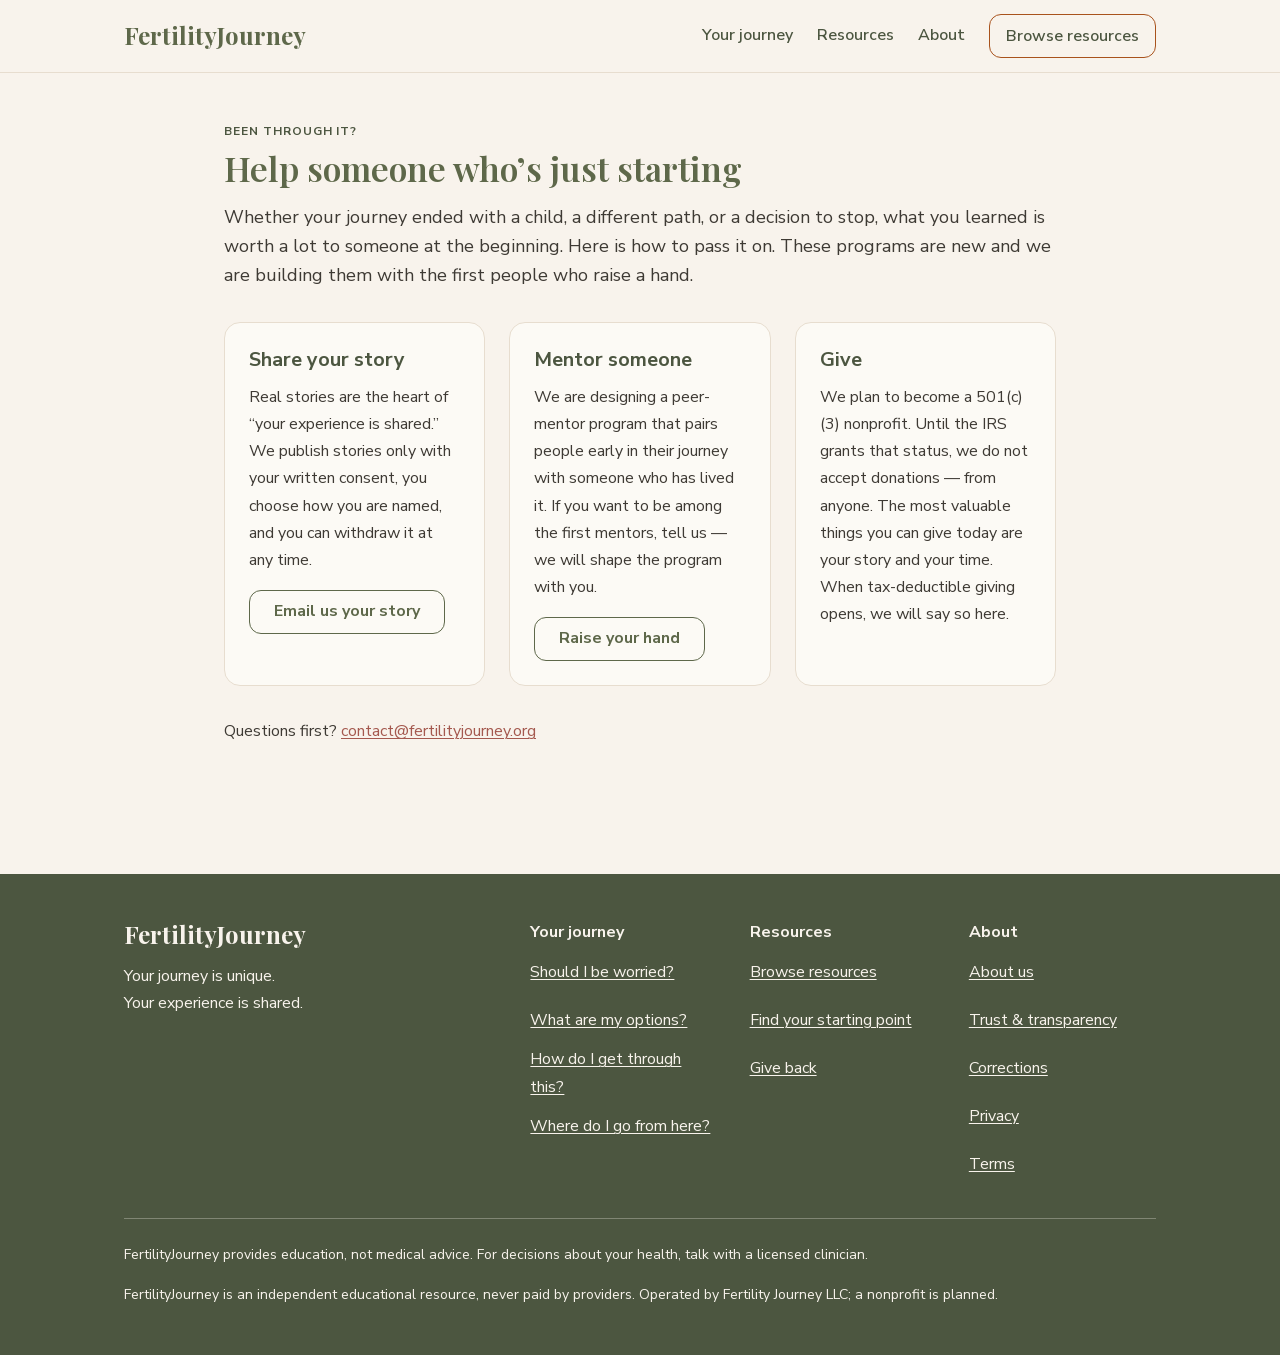
<file: give-back/index.html>
<!DOCTYPE html><!--cQ6MYzU0wnVWuzYQneDF5--><html lang="en" class="__variable_082505 __variable_d96fa1"><head><meta charSet="utf-8"/><meta name="viewport" content="width=device-width, initial-scale=1"/><link rel="preload" href="/_next/static/media/68180864d7f93f02-s.p.woff2" as="font" crossorigin="" type="font/woff2"/><link rel="preload" href="/_next/static/media/78d0dd042ac6d54d-s.p.woff2" as="font" crossorigin="" type="font/woff2"/><link rel="preload" href="/_next/static/media/eaead17c7dbfcd5d-s.p.woff2" as="font" crossorigin="" type="font/woff2"/><link rel="stylesheet" href="/_next/static/css/0273ef32471c8bd7.css" data-precedence="next"/><link rel="preload" as="script" fetchPriority="low" href="/_next/static/chunks/webpack-b6d9324eb99711e1.js"/><script src="/_next/static/chunks/4bd1b696-c023c6e3521b1417.js" async=""></script><script src="/_next/static/chunks/255-64e783496c90356a.js" async=""></script><script src="/_next/static/chunks/main-app-56bd47e718545dc9.js" async=""></script><script src="/_next/static/chunks/619-ba102abea3e3d0e4.js" async=""></script><script src="/_next/static/chunks/app/page-975404823d92b261.js" async=""></script><script data-goatcounter="https://fertilityjourney.goatcounter.com/count" async="" src="//gc.zgo.at/count.js"></script><meta name="next-size-adjust" content=""/><title>Give back to someone just starting · FertilityJourney</title><meta name="description" content="Been through infertility? Share your story, mentor someone, or help fund free resources for people who are just beginning their journey."/><meta name="robots" content="index, follow"/><link rel="canonical" href="https://fertilityjourney.org/give-back/"/><meta property="og:title" content="Give back — help someone who&#x27;s just starting"/><meta property="og:description" content="Been through infertility? Share your story, mentor someone, or help fund free resources for people who are just beginning their journey."/><meta property="og:url" content="https://fertilityjourney.org/give-back/"/><meta property="og:site_name" content="FertilityJourney"/><meta property="og:type" content="website"/><meta name="twitter:card" content="summary"/><meta name="twitter:title" content="Give back — help someone who&#x27;s just starting"/><meta name="twitter:description" content="Been through infertility? Share your story, mentor someone, or help fund free resources for people who are just beginning their journey."/><script src="/_next/static/chunks/polyfills-42372ed130431b0a.js" noModule=""></script></head><body><div hidden=""><!--$--><!--/$--></div><script type="application/ld+json">{"@context":"https://schema.org","@graph":[{"@type":"Organization","@id":"https://fertilityjourney.org/#organization","name":"FertilityJourney","url":"https://fertilityjourney.org/","description":"An independent educational resource for people navigating infertility."},{"@type":"WebSite","@id":"https://fertilityjourney.org/#website","name":"FertilityJourney","url":"https://fertilityjourney.org/","publisher":{"@id":"https://fertilityjourney.org/#organization"}}]}</script><a href="#main" class="skip-link">Skip to main content</a><header class="site-header"><div class="container"><a class="wordmark" href="/">FertilityJourney</a><nav class="site-nav" aria-label="Main"><a href="/journey/">Your journey</a><a href="/resources/">Resources</a><a href="/about/">About</a><a class="cta-rust" href="/resources/">Browse resources</a></nav></div></header><main id="main"><div class="container page-main" style="max-width:880px"><p class="eyebrow">Been through it?</p><h1>Help someone who’s just starting</h1><p class="body-lg">Whether your journey ended with a child, a different path, or a decision to stop, what you learned is worth a lot to someone at the beginning. Here is how to pass it on. These programs are new and we are building them with the first people who raise a hand.</p><div class="giveback-grid"><section class="giveback-card" aria-labelledby="gb-story"><h2 class="card-heading" id="gb-story">Share your story</h2><p>Real stories are the heart of “your experience is shared.” We publish stories only with your written consent, you choose how you are named, and you can withdraw it at any time.</p><a class="btn-secondary" href="mailto:contact@fertilityjourney.org?subject=I%27d%20like%20to%20share%20my%20story">Email us your story</a></section><section class="giveback-card" aria-labelledby="gb-mentor"><h2 class="card-heading" id="gb-mentor">Mentor someone</h2><p>We are designing a peer-mentor program that pairs people early in their journey with someone who has lived it. If you want to be among the first mentors, tell us — we will shape the program with you.</p><a class="btn-secondary" href="mailto:contact@fertilityjourney.org?subject=I%27m%20interested%20in%20mentoring">Raise your hand</a></section><section class="giveback-card" aria-labelledby="gb-give"><h2 class="card-heading" id="gb-give">Give</h2><p>We plan to become a 501(c)(3) nonprofit. Until the IRS grants that status, we do not accept donations — from anyone. The most valuable things you can give today are your story and your time. When tax-deductible giving opens, we will say so here.</p></section></div><p>Questions first?<!-- --> <a href="mailto:contact@fertilityjourney.org">contact@fertilityjourney.org</a></p></div><!--$--><!--/$--></main><footer class="site-footer"><div class="container"><div class="footer-grid"><div><p class="wordmark" style="color:var(--cream)">FertilityJourney</p><p>Your journey is unique.<br/>Your experience is shared.</p></div><nav aria-label="Your journey"><p class="footer-heading">Your journey</p><ul><li><a href="/journey/is-it-just-me/">Should I be worried?</a></li><li><a href="/journey/weighing-options/">What are my options?</a></li><li><a href="/journey/in-treatment/">How do I get through this?</a></li><li><a href="/journey/exploring-other-paths/">Where do I go from here?</a></li></ul></nav><nav aria-label="Resources"><p class="footer-heading">Resources</p><ul><li><a href="/resources/">Browse resources</a></li><li><a href="/quiz/">Find your starting point</a></li><li><a href="/give-back/">Give back</a></li></ul></nav><nav aria-label="About and trust"><p class="footer-heading">About</p><ul><li><a href="/about/">About us</a></li><li><a href="/trust/">Trust &amp; transparency</a></li><li><a href="/corrections/">Corrections</a></li><li><a href="/privacy/">Privacy</a></li><li><a href="/terms/">Terms</a></li></ul></nav></div><div class="footer-disclaimer"><p>FertilityJourney provides education, not medical advice. For decisions about your health, talk with a licensed clinician.</p><p style="margin:0">FertilityJourney is an independent educational resource, never paid by providers. Operated by Fertility Journey LLC; a nonprofit is planned.</p></div></div></footer><script src="/_next/static/chunks/webpack-b6d9324eb99711e1.js" id="_R_" async=""></script><script>(self.__next_f=self.__next_f||[]).push([0])</script><script>self.__next_f.push([1,"1:\"$Sreact.fragment\"\n2:I[2619,[\"619\",\"static/chunks/619-ba102abea3e3d0e4.js\",\"974\",\"static/chunks/app/page-975404823d92b261.js\"],\"\"]\n3:I[9766,[],\"\"]\n4:I[8924,[],\"\"]\nc:I[7150,[],\"\"]\n:HL[\"/_next/static/media/68180864d7f93f02-s.p.woff2\",\"font\",{\"crossOrigin\":\"\",\"type\":\"font/woff2\"}]\n:HL[\"/_next/static/media/78d0dd042ac6d54d-s.p.woff2\",\"font\",{\"crossOrigin\":\"\",\"type\":\"font/woff2\"}]\n:HL[\"/_next/static/media/eaead17c7dbfcd5d-s.p.woff2\",\"font\",{\"crossOrigin\":\"\",\"type\":\"font/woff2\"}]\n:HL[\"/_next/static/css/0273ef32471c8bd7.css\",\"style\"]\n"])</script><script>self.__next_f.push([1,"0:{\"P\":null,\"b\":\"cQ6MYzU0wnVWuzYQneDF5\",\"p\":\"\",\"c\":[\"\",\"give-back\",\"\"],\"i\":false,\"f\":[[[\"\",{\"children\":[\"give-back\",{\"children\":[\"__PAGE__\",{}]}]},\"$undefined\",\"$undefined\",true],[\"\",[\"$\",\"$1\",\"c\",{\"children\":[[[\"$\",\"link\",\"0\",{\"rel\":\"stylesheet\",\"href\":\"/_next/static/css/0273ef32471c8bd7.css\",\"precedence\":\"next\",\"crossOrigin\":\"$undefined\",\"nonce\":\"$undefined\"}]],[\"$\",\"html\",null,{\"lang\":\"en\",\"className\":\"__variable_082505 __variable_d96fa1\",\"children\":[\"$\",\"body\",null,{\"children\":[[\"$\",\"script\",null,{\"type\":\"application/ld+json\",\"dangerouslySetInnerHTML\":{\"__html\":\"{\\\"@context\\\":\\\"https://schema.org\\\",\\\"@graph\\\":[{\\\"@type\\\":\\\"Organization\\\",\\\"@id\\\":\\\"https://fertilityjourney.org/#organization\\\",\\\"name\\\":\\\"FertilityJourney\\\",\\\"url\\\":\\\"https://fertilityjourney.org/\\\",\\\"description\\\":\\\"An independent educational resource for people navigating infertility.\\\"},{\\\"@type\\\":\\\"WebSite\\\",\\\"@id\\\":\\\"https://fertilityjourney.org/#website\\\",\\\"name\\\":\\\"FertilityJourney\\\",\\\"url\\\":\\\"https://fertilityjourney.org/\\\",\\\"publisher\\\":{\\\"@id\\\":\\\"https://fertilityjourney.org/#organization\\\"}}]}\"}}],[\"$\",\"a\",null,{\"href\":\"#main\",\"className\":\"skip-link\",\"children\":\"Skip to main content\"}],[\"$\",\"header\",null,{\"className\":\"site-header\",\"children\":[\"$\",\"div\",null,{\"className\":\"container\",\"children\":[[\"$\",\"$L2\",null,{\"href\":\"/\",\"className\":\"wordmark\",\"children\":\"FertilityJourney\"}],[\"$\",\"nav\",null,{\"className\":\"site-nav\",\"aria-label\":\"Main\",\"children\":[[\"$\",\"$L2\",null,{\"href\":\"/journey/\",\"children\":\"Your journey\"}],[\"$\",\"$L2\",null,{\"href\":\"/resources/\",\"children\":\"Resources\"}],[\"$\",\"$L2\",null,{\"href\":\"/about/\",\"children\":\"About\"}],[\"$\",\"$L2\",null,{\"href\":\"/resources/\",\"className\":\"cta-rust\",\"children\":\"Browse resources\"}]]}]]}]}],[\"$\",\"main\",null,{\"id\":\"main\",\"children\":[\"$\",\"$L3\",null,{\"parallelRouterKey\":\"children\",\"error\":\"$undefined\",\"errorStyles\":\"$undefined\",\"errorScripts\":\"$undefined\",\"template\":[\"$\",\"$L4\",null,{}],\"templateStyles\":\"$undefined\",\"templateScripts\":\"$undefined\",\"notFound\":[[\"$\",\"div\",null,{\"className\":\"container page-main\",\"style\":{\"maxWidth\":640},\"children\":[[\"$\",\"p\",null,{\"className\":\"eyebrow\",\"children\":\"We couldn’t find that page\"}],[\"$\",\"h1\",null,{\"children\":\"This page isn’t here. But you still are.\"}],[\"$\",\"p\",null,{\"className\":\"body-lg\",\"children\":\"The link may have moved or the address may have a typo. Wherever you are in this, here are good places to pick back up.\"}],[\"$\",\"ul\",null,{\"className\":\"checkpoint-list\",\"style\":{\"marginTop\":\"var(--space-6)\"},\"children\":[[\"$\",\"li\",null,{\"children\":[\"$\",\"$L2\",null,{\"href\":\"/journey/\",\"children\":\"Find answers for where you are right now\"}]}],[\"$\",\"li\",null,{\"children\":[\"$\",\"$L2\",null,{\"href\":\"/resources/\",\"children\":\"Browse the resource library\"}]}],[\"$\",\"li\",null,{\"children\":[\"$\",\"$L2\",null,{\"href\":\"/quiz/\",\"children\":\"Not sure where to start? Take the 2-minute quiz\"}]}]]}]]}],[]],\"forbidden\":\"$undefined\",\"unauthorized\":\"$undefined\"}]}],[\"$\",\"footer\",null,{\"className\":\"site-footer\",\"children\":[\"$\",\"div\",null,{\"className\":\"container\",\"children\":[[\"$\",\"div\",null,{\"className\":\"footer-grid\",\"children\":[[\"$\",\"div\",null,{\"children\":[[\"$\",\"p\",null,{\"className\":\"wordmark\",\"style\":{\"color\":\"var(--cream)\"},\"children\":\"FertilityJourney\"}],[\"$\",\"p\",null,{\"children\":[\"Your journey is unique.\",[\"$\",\"br\",null,{}],\"Your experience is shared.\"]}]]}],[\"$\",\"nav\",null,{\"aria-label\":\"Your journey\",\"children\":[[\"$\",\"p\",null,{\"className\":\"footer-heading\",\"children\":\"Your journey\"}],[\"$\",\"ul\",null,{\"children\":[[\"$\",\"li\",\"is-it-just-me\",{\"children\":[\"$\",\"$L2\",null,{\"href\":\"/journey/is-it-just-me/\",\"children\":\"Should I be worried?\"}]}],[\"$\",\"li\",\"weighing-options\",{\"children\":[\"$\",\"$L2\",null,{\"href\":\"/journey/weighing-options/\",\"children\":\"What are my options?\"}]}],[\"$\",\"li\",\"in-treatment\",{\"children\":[\"$\",\"$L2\",null,{\"href\":\"/journey/in-treatment/\",\"children\":\"How do I get through this?\"}]}],[\"$\",\"li\",\"exploring-other-paths\",{\"children\":[\"$\",\"$L2\",null,{\"href\":\"/journey/exploring-other-paths/\",\"children\":\"Where do I go from here?\"}]}]]}]]}],[\"$\",\"nav\",null,{\"aria-label\":\"Resources\",\"children\":[[\"$\",\"p\",null,{\"className\":\"footer-heading\",\"children\":\"Resources\"}],[\"$\",\"ul\",null,{\"children\":[[\"$\",\"li\",null,{\"children\":[\"$\",\"$L2\",null,{\"href\":\"/resources/\",\"children\":\"Browse resources\"}]}],[\"$\",\"li\",null,{\"children\":[\"$\",\"$L2\",null,{\"href\":\"/quiz/\",\"children\":\"Find your starting point\"}]}],[\"$\",\"li\",null,{\"children\":[\"$\",\"$L2\",null,{\"href\":\"/give-back/\",\"children\":\"Give back\"}]}]]}]]}],[\"$\",\"nav\",null,{\"aria-label\":\"About and trust\",\"children\":[[\"$\",\"p\",null,{\"className\":\"footer-heading\",\"children\":\"About\"}],[\"$\",\"ul\",null,{\"children\":[[\"$\",\"li\",null,{\"children\":[\"$\",\"$L2\",null,{\"href\":\"/about/\",\"children\":\"About us\"}]}],[\"$\",\"li\",null,{\"children\":[\"$\",\"$L2\",null,{\"href\":\"/trust/\",\"children\":\"Trust \u0026 transparency\"}]}],[\"$\",\"li\",null,{\"children\":[\"$\",\"$L2\",null,{\"href\":\"/corrections/\",\"children\":\"Corrections\"}]}],\"$L5\",\"$L6\"]}]]}]]}],\"$L7\"]}]}],\"$L8\"]}]}]]}],{\"children\":[\"give-back\",\"$L9\",{\"children\":[\"__PAGE__\",\"$La\",{},null,false]},null,false]},null,false],\"$Lb\",false]],\"m\":\"$undefined\",\"G\":[\"$c\",[]],\"s\":false,\"S\":true}\n"])</script><script>self.__next_f.push([1,"d:I[4431,[],\"OutletBoundary\"]\nf:I[5278,[],\"AsyncMetadataOutlet\"]\n11:I[4431,[],\"ViewportBoundary\"]\n13:I[4431,[],\"MetadataBoundary\"]\n14:\"$Sreact.suspense\"\n5:[\"$\",\"li\",null,{\"children\":[\"$\",\"$L2\",null,{\"href\":\"/privacy/\",\"children\":\"Privacy\"}]}]\n6:[\"$\",\"li\",null,{\"children\":[\"$\",\"$L2\",null,{\"href\":\"/terms/\",\"children\":\"Terms\"}]}]\n7:[\"$\",\"div\",null,{\"className\":\"footer-disclaimer\",\"children\":[[\"$\",\"p\",null,{\"children\":\"FertilityJourney provides education, not medical advice. For decisions about your health, talk with a licensed clinician.\"}],[\"$\",\"p\",null,{\"style\":{\"margin\":0},\"children\":\"FertilityJourney is an independent educational resource, never paid by providers. Operated by Fertility Journey LLC; a nonprofit is planned.\"}]]}]\n8:[\"$\",\"script\",null,{\"data-goatcounter\":\"https://fertilityjourney.goatcounter.com/count\",\"async\":true,\"src\":\"//gc.zgo.at/count.js\"}]\n9:[\"$\",\"$1\",\"c\",{\"children\":[null,[\"$\",\"$L3\",null,{\"parallelRouterKey\":\"children\",\"error\":\"$undefined\",\"errorStyles\":\"$undefined\",\"errorScripts\":\"$undefined\",\"template\":[\"$\",\"$L4\",null,{}],\"templateStyles\":\"$undefined\",\"templateScripts\":\"$undefined\",\"notFound\":\"$undefined\",\"forbidden\":\"$undefined\",\"unauthorized\":\"$undefined\"}]]}]\n"])</script><script>self.__next_f.push([1,"a:[\"$\",\"$1\",\"c\",{\"children\":[[\"$\",\"div\",null,{\"className\":\"container page-main\",\"style\":{\"maxWidth\":880},\"children\":[[\"$\",\"p\",null,{\"className\":\"eyebrow\",\"children\":\"Been through it?\"}],[\"$\",\"h1\",null,{\"children\":\"Help someone who’s just starting\"}],[\"$\",\"p\",null,{\"className\":\"body-lg\",\"children\":\"Whether your journey ended with a child, a different path, or a decision to stop, what you learned is worth a lot to someone at the beginning. Here is how to pass it on. These programs are new and we are building them with the first people who raise a hand.\"}],[\"$\",\"div\",null,{\"className\":\"giveback-grid\",\"children\":[[\"$\",\"section\",null,{\"className\":\"giveback-card\",\"aria-labelledby\":\"gb-story\",\"children\":[[\"$\",\"h2\",null,{\"className\":\"card-heading\",\"id\":\"gb-story\",\"children\":\"Share your story\"}],[\"$\",\"p\",null,{\"children\":\"Real stories are the heart of “your experience is shared.” We publish stories only with your written consent, you choose how you are named, and you can withdraw it at any time.\"}],[\"$\",\"a\",null,{\"className\":\"btn-secondary\",\"href\":\"mailto:contact@fertilityjourney.org?subject=I%27d%20like%20to%20share%20my%20story\",\"children\":\"Email us your story\"}]]}],[\"$\",\"section\",null,{\"className\":\"giveback-card\",\"aria-labelledby\":\"gb-mentor\",\"children\":[[\"$\",\"h2\",null,{\"className\":\"card-heading\",\"id\":\"gb-mentor\",\"children\":\"Mentor someone\"}],[\"$\",\"p\",null,{\"children\":\"We are designing a peer-mentor program that pairs people early in their journey with someone who has lived it. If you want to be among the first mentors, tell us — we will shape the program with you.\"}],[\"$\",\"a\",null,{\"className\":\"btn-secondary\",\"href\":\"mailto:contact@fertilityjourney.org?subject=I%27m%20interested%20in%20mentoring\",\"children\":\"Raise your hand\"}]]}],[\"$\",\"section\",null,{\"className\":\"giveback-card\",\"aria-labelledby\":\"gb-give\",\"children\":[[\"$\",\"h2\",null,{\"className\":\"card-heading\",\"id\":\"gb-give\",\"children\":\"Give\"}],[\"$\",\"p\",null,{\"children\":\"We plan to become a 501(c)(3) nonprofit. Until the IRS grants that status, we do not accept donations — from anyone. The most valuable things you can give today are your story and your time. When tax-deductible giving opens, we will say so here.\"}]]}]]}],[\"$\",\"p\",null,{\"children\":[\"Questions first?\",\" \",[\"$\",\"a\",null,{\"href\":\"mailto:contact@fertilityjourney.org\",\"children\":\"contact@fertilityjourney.org\"}]]}]]}],null,[\"$\",\"$Ld\",null,{\"children\":[\"$Le\",[\"$\",\"$Lf\",null,{\"promise\":\"$@10\"}]]}]]}]\n"])</script><script>self.__next_f.push([1,"b:[\"$\",\"$1\",\"h\",{\"children\":[null,[[\"$\",\"$L11\",null,{\"children\":\"$L12\"}],[\"$\",\"meta\",null,{\"name\":\"next-size-adjust\",\"content\":\"\"}]],[\"$\",\"$L13\",null,{\"children\":[\"$\",\"div\",null,{\"hidden\":true,\"children\":[\"$\",\"$14\",null,{\"fallback\":null,\"children\":\"$L15\"}]}]}]]}]\n"])</script><script>self.__next_f.push([1,"12:[[\"$\",\"meta\",\"0\",{\"charSet\":\"utf-8\"}],[\"$\",\"meta\",\"1\",{\"name\":\"viewport\",\"content\":\"width=device-width, initial-scale=1\"}]]\ne:null\n"])</script><script>self.__next_f.push([1,"10:{\"metadata\":[[\"$\",\"title\",\"0\",{\"children\":\"Give back to someone just starting · FertilityJourney\"}],[\"$\",\"meta\",\"1\",{\"name\":\"description\",\"content\":\"Been through infertility? Share your story, mentor someone, or help fund free resources for people who are just beginning their journey.\"}],[\"$\",\"meta\",\"2\",{\"name\":\"robots\",\"content\":\"index, follow\"}],[\"$\",\"link\",\"3\",{\"rel\":\"canonical\",\"href\":\"https://fertilityjourney.org/give-back/\"}],[\"$\",\"meta\",\"4\",{\"property\":\"og:title\",\"content\":\"Give back — help someone who's just starting\"}],[\"$\",\"meta\",\"5\",{\"property\":\"og:description\",\"content\":\"Been through infertility? Share your story, mentor someone, or help fund free resources for people who are just beginning their journey.\"}],[\"$\",\"meta\",\"6\",{\"property\":\"og:url\",\"content\":\"https://fertilityjourney.org/give-back/\"}],[\"$\",\"meta\",\"7\",{\"property\":\"og:site_name\",\"content\":\"FertilityJourney\"}],[\"$\",\"meta\",\"8\",{\"property\":\"og:type\",\"content\":\"website\"}],[\"$\",\"meta\",\"9\",{\"name\":\"twitter:card\",\"content\":\"summary\"}],[\"$\",\"meta\",\"10\",{\"name\":\"twitter:title\",\"content\":\"Give back — help someone who's just starting\"}],[\"$\",\"meta\",\"11\",{\"name\":\"twitter:description\",\"content\":\"Been through infertility? Share your story, mentor someone, or help fund free resources for people who are just beginning their journey.\"}]],\"error\":null,\"digest\":\"$undefined\"}\n"])</script><script>self.__next_f.push([1,"15:\"$10:metadata\"\n"])</script></body></html>
</file>
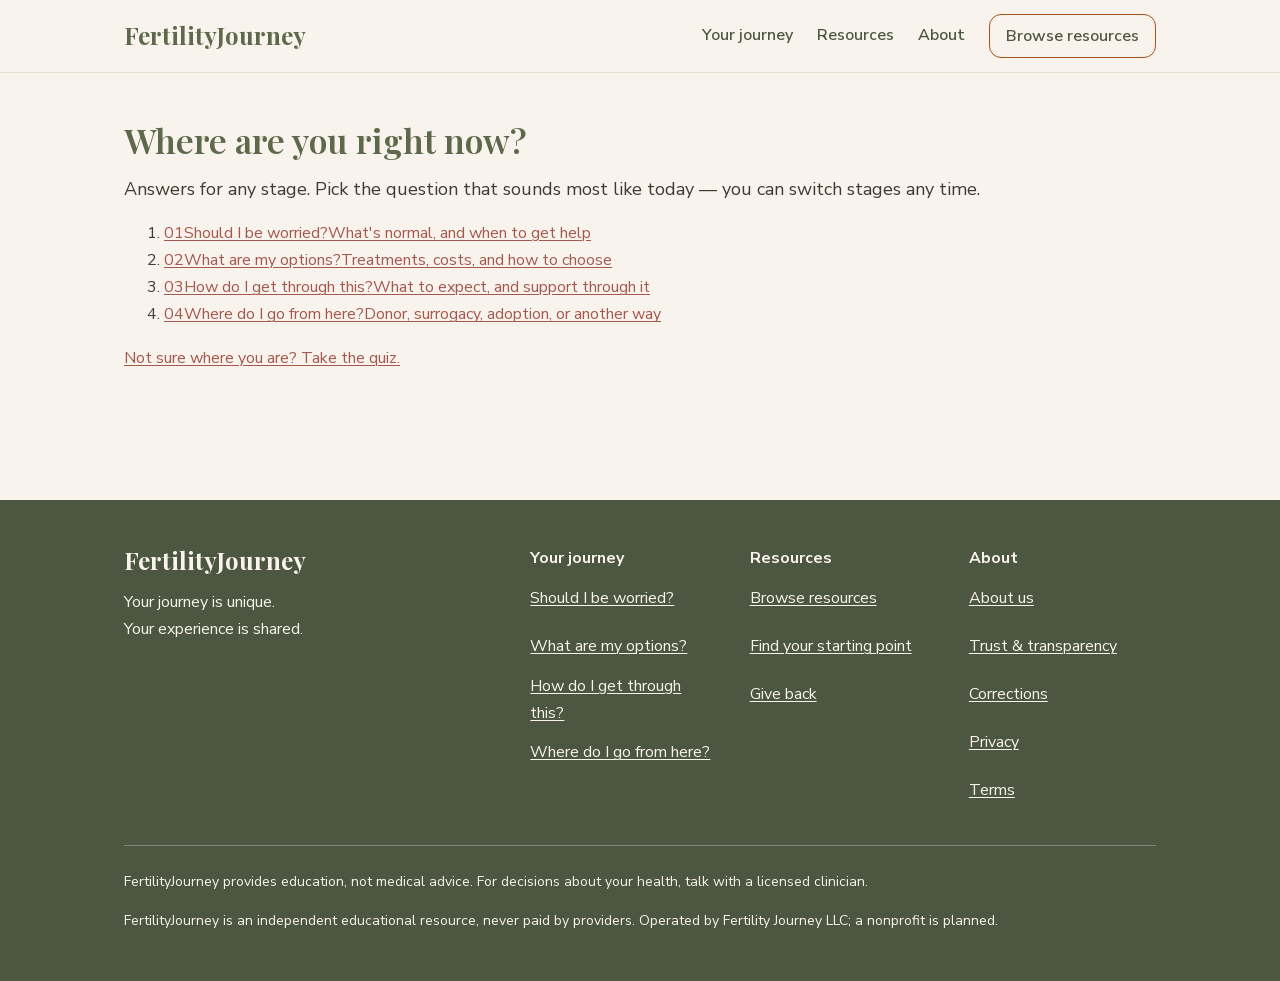
<file: journey/index.html>
<!DOCTYPE html><!--cQ6MYzU0wnVWuzYQneDF5--><html lang="en" class="__variable_082505 __variable_d96fa1"><head><meta charSet="utf-8"/><meta name="viewport" content="width=device-width, initial-scale=1"/><link rel="preload" href="/_next/static/media/68180864d7f93f02-s.p.woff2" as="font" crossorigin="" type="font/woff2"/><link rel="preload" href="/_next/static/media/78d0dd042ac6d54d-s.p.woff2" as="font" crossorigin="" type="font/woff2"/><link rel="preload" href="/_next/static/media/eaead17c7dbfcd5d-s.p.woff2" as="font" crossorigin="" type="font/woff2"/><link rel="stylesheet" href="/_next/static/css/0273ef32471c8bd7.css" data-precedence="next"/><link rel="preload" as="script" fetchPriority="low" href="/_next/static/chunks/webpack-b6d9324eb99711e1.js"/><script src="/_next/static/chunks/4bd1b696-c023c6e3521b1417.js" async=""></script><script src="/_next/static/chunks/255-64e783496c90356a.js" async=""></script><script src="/_next/static/chunks/main-app-56bd47e718545dc9.js" async=""></script><script src="/_next/static/chunks/619-ba102abea3e3d0e4.js" async=""></script><script src="/_next/static/chunks/app/journey/page-abe61c7992cdcfed.js" async=""></script><script data-goatcounter="https://fertilityjourney.goatcounter.com/count" async="" src="//gc.zgo.at/count.js"></script><meta name="next-size-adjust" content=""/><title>Where are you right now? · FertilityJourney</title><meta name="description" content="Four stages of the fertility journey, from first worries to next paths. Find the answers, costs, and support that fit where you are."/><meta name="robots" content="index, follow"/><link rel="canonical" href="https://fertilityjourney.org/journey/"/><meta property="og:title" content="Where are you on the fertility journey?"/><meta property="og:description" content="Four stages of the fertility journey, from first worries to next paths. Find the answers, costs, and support that fit where you are."/><meta property="og:url" content="https://fertilityjourney.org/journey/"/><meta property="og:site_name" content="FertilityJourney"/><meta property="og:type" content="website"/><meta name="twitter:card" content="summary"/><meta name="twitter:title" content="Where are you on the fertility journey?"/><meta name="twitter:description" content="Four stages of the fertility journey, from first worries to next paths. Find the answers, costs, and support that fit where you are."/><script src="/_next/static/chunks/polyfills-42372ed130431b0a.js" noModule=""></script></head><body><div hidden=""><!--$--><!--/$--></div><script type="application/ld+json">{"@context":"https://schema.org","@graph":[{"@type":"Organization","@id":"https://fertilityjourney.org/#organization","name":"FertilityJourney","url":"https://fertilityjourney.org/","description":"An independent educational resource for people navigating infertility."},{"@type":"WebSite","@id":"https://fertilityjourney.org/#website","name":"FertilityJourney","url":"https://fertilityjourney.org/","publisher":{"@id":"https://fertilityjourney.org/#organization"}}]}</script><a href="#main" class="skip-link">Skip to main content</a><header class="site-header"><div class="container"><a class="wordmark" href="/">FertilityJourney</a><nav class="site-nav" aria-label="Main"><a href="/journey/">Your journey</a><a href="/resources/">Resources</a><a href="/about/">About</a><a class="cta-rust" href="/resources/">Browse resources</a></nav></div></header><main id="main"><div class="container page-main"><h1>Where are you right now?</h1><p class="body-lg">Answers for any stage. Pick the question that sounds most like today — you can switch stages any time.</p><ol class="stage-list" style="max-width:760px"><li><a class="stage-row" href="/journey/is-it-just-me/"><span class="stage-num" aria-hidden="true">01</span><span class="stage-label">Should I be worried?</span><span class="stage-desc">What&#x27;s normal, and when to get help</span></a></li><li><a class="stage-row" href="/journey/weighing-options/"><span class="stage-num" aria-hidden="true">02</span><span class="stage-label">What are my options?</span><span class="stage-desc">Treatments, costs, and how to choose</span></a></li><li><a class="stage-row" href="/journey/in-treatment/"><span class="stage-num" aria-hidden="true">03</span><span class="stage-label">How do I get through this?</span><span class="stage-desc">What to expect, and support through it</span></a></li><li><a class="stage-row" href="/journey/exploring-other-paths/"><span class="stage-num" aria-hidden="true">04</span><span class="stage-label">Where do I go from here?</span><span class="stage-desc">Donor, surrogacy, adoption, or another way</span></a></li></ol><p><a href="/quiz/">Not sure where you are? Take the quiz.</a></p></div><!--$--><!--/$--></main><footer class="site-footer"><div class="container"><div class="footer-grid"><div><p class="wordmark" style="color:var(--cream)">FertilityJourney</p><p>Your journey is unique.<br/>Your experience is shared.</p></div><nav aria-label="Your journey"><p class="footer-heading">Your journey</p><ul><li><a href="/journey/is-it-just-me/">Should I be worried?</a></li><li><a href="/journey/weighing-options/">What are my options?</a></li><li><a href="/journey/in-treatment/">How do I get through this?</a></li><li><a href="/journey/exploring-other-paths/">Where do I go from here?</a></li></ul></nav><nav aria-label="Resources"><p class="footer-heading">Resources</p><ul><li><a href="/resources/">Browse resources</a></li><li><a href="/quiz/">Find your starting point</a></li><li><a href="/give-back/">Give back</a></li></ul></nav><nav aria-label="About and trust"><p class="footer-heading">About</p><ul><li><a href="/about/">About us</a></li><li><a href="/trust/">Trust &amp; transparency</a></li><li><a href="/corrections/">Corrections</a></li><li><a href="/privacy/">Privacy</a></li><li><a href="/terms/">Terms</a></li></ul></nav></div><div class="footer-disclaimer"><p>FertilityJourney provides education, not medical advice. For decisions about your health, talk with a licensed clinician.</p><p style="margin:0">FertilityJourney is an independent educational resource, never paid by providers. Operated by Fertility Journey LLC; a nonprofit is planned.</p></div></div></footer><script src="/_next/static/chunks/webpack-b6d9324eb99711e1.js" id="_R_" async=""></script><script>(self.__next_f=self.__next_f||[]).push([0])</script><script>self.__next_f.push([1,"1:\"$Sreact.fragment\"\n2:I[2619,[\"619\",\"static/chunks/619-ba102abea3e3d0e4.js\",\"649\",\"static/chunks/app/journey/page-abe61c7992cdcfed.js\"],\"\"]\n3:I[9766,[],\"\"]\n4:I[8924,[],\"\"]\nc:I[7150,[],\"\"]\n:HL[\"/_next/static/media/68180864d7f93f02-s.p.woff2\",\"font\",{\"crossOrigin\":\"\",\"type\":\"font/woff2\"}]\n:HL[\"/_next/static/media/78d0dd042ac6d54d-s.p.woff2\",\"font\",{\"crossOrigin\":\"\",\"type\":\"font/woff2\"}]\n:HL[\"/_next/static/media/eaead17c7dbfcd5d-s.p.woff2\",\"font\",{\"crossOrigin\":\"\",\"type\":\"font/woff2\"}]\n:HL[\"/_next/static/css/0273ef32471c8bd7.css\",\"style\"]\n"])</script><script>self.__next_f.push([1,"0:{\"P\":null,\"b\":\"cQ6MYzU0wnVWuzYQneDF5\",\"p\":\"\",\"c\":[\"\",\"journey\",\"\"],\"i\":false,\"f\":[[[\"\",{\"children\":[\"journey\",{\"children\":[\"__PAGE__\",{}]}]},\"$undefined\",\"$undefined\",true],[\"\",[\"$\",\"$1\",\"c\",{\"children\":[[[\"$\",\"link\",\"0\",{\"rel\":\"stylesheet\",\"href\":\"/_next/static/css/0273ef32471c8bd7.css\",\"precedence\":\"next\",\"crossOrigin\":\"$undefined\",\"nonce\":\"$undefined\"}]],[\"$\",\"html\",null,{\"lang\":\"en\",\"className\":\"__variable_082505 __variable_d96fa1\",\"children\":[\"$\",\"body\",null,{\"children\":[[\"$\",\"script\",null,{\"type\":\"application/ld+json\",\"dangerouslySetInnerHTML\":{\"__html\":\"{\\\"@context\\\":\\\"https://schema.org\\\",\\\"@graph\\\":[{\\\"@type\\\":\\\"Organization\\\",\\\"@id\\\":\\\"https://fertilityjourney.org/#organization\\\",\\\"name\\\":\\\"FertilityJourney\\\",\\\"url\\\":\\\"https://fertilityjourney.org/\\\",\\\"description\\\":\\\"An independent educational resource for people navigating infertility.\\\"},{\\\"@type\\\":\\\"WebSite\\\",\\\"@id\\\":\\\"https://fertilityjourney.org/#website\\\",\\\"name\\\":\\\"FertilityJourney\\\",\\\"url\\\":\\\"https://fertilityjourney.org/\\\",\\\"publisher\\\":{\\\"@id\\\":\\\"https://fertilityjourney.org/#organization\\\"}}]}\"}}],[\"$\",\"a\",null,{\"href\":\"#main\",\"className\":\"skip-link\",\"children\":\"Skip to main content\"}],[\"$\",\"header\",null,{\"className\":\"site-header\",\"children\":[\"$\",\"div\",null,{\"className\":\"container\",\"children\":[[\"$\",\"$L2\",null,{\"href\":\"/\",\"className\":\"wordmark\",\"children\":\"FertilityJourney\"}],[\"$\",\"nav\",null,{\"className\":\"site-nav\",\"aria-label\":\"Main\",\"children\":[[\"$\",\"$L2\",null,{\"href\":\"/journey/\",\"children\":\"Your journey\"}],[\"$\",\"$L2\",null,{\"href\":\"/resources/\",\"children\":\"Resources\"}],[\"$\",\"$L2\",null,{\"href\":\"/about/\",\"children\":\"About\"}],[\"$\",\"$L2\",null,{\"href\":\"/resources/\",\"className\":\"cta-rust\",\"children\":\"Browse resources\"}]]}]]}]}],[\"$\",\"main\",null,{\"id\":\"main\",\"children\":[\"$\",\"$L3\",null,{\"parallelRouterKey\":\"children\",\"error\":\"$undefined\",\"errorStyles\":\"$undefined\",\"errorScripts\":\"$undefined\",\"template\":[\"$\",\"$L4\",null,{}],\"templateStyles\":\"$undefined\",\"templateScripts\":\"$undefined\",\"notFound\":[[\"$\",\"div\",null,{\"className\":\"container page-main\",\"style\":{\"maxWidth\":640},\"children\":[[\"$\",\"p\",null,{\"className\":\"eyebrow\",\"children\":\"We couldn’t find that page\"}],[\"$\",\"h1\",null,{\"children\":\"This page isn’t here. But you still are.\"}],[\"$\",\"p\",null,{\"className\":\"body-lg\",\"children\":\"The link may have moved or the address may have a typo. Wherever you are in this, here are good places to pick back up.\"}],[\"$\",\"ul\",null,{\"className\":\"checkpoint-list\",\"style\":{\"marginTop\":\"var(--space-6)\"},\"children\":[[\"$\",\"li\",null,{\"children\":[\"$\",\"$L2\",null,{\"href\":\"/journey/\",\"children\":\"Find answers for where you are right now\"}]}],[\"$\",\"li\",null,{\"children\":[\"$\",\"$L2\",null,{\"href\":\"/resources/\",\"children\":\"Browse the resource library\"}]}],[\"$\",\"li\",null,{\"children\":[\"$\",\"$L2\",null,{\"href\":\"/quiz/\",\"children\":\"Not sure where to start? Take the 2-minute quiz\"}]}]]}]]}],[]],\"forbidden\":\"$undefined\",\"unauthorized\":\"$undefined\"}]}],[\"$\",\"footer\",null,{\"className\":\"site-footer\",\"children\":[\"$\",\"div\",null,{\"className\":\"container\",\"children\":[[\"$\",\"div\",null,{\"className\":\"footer-grid\",\"children\":[[\"$\",\"div\",null,{\"children\":[[\"$\",\"p\",null,{\"className\":\"wordmark\",\"style\":{\"color\":\"var(--cream)\"},\"children\":\"FertilityJourney\"}],[\"$\",\"p\",null,{\"children\":[\"Your journey is unique.\",[\"$\",\"br\",null,{}],\"Your experience is shared.\"]}]]}],[\"$\",\"nav\",null,{\"aria-label\":\"Your journey\",\"children\":[[\"$\",\"p\",null,{\"className\":\"footer-heading\",\"children\":\"Your journey\"}],[\"$\",\"ul\",null,{\"children\":[[\"$\",\"li\",\"is-it-just-me\",{\"children\":[\"$\",\"$L2\",null,{\"href\":\"/journey/is-it-just-me/\",\"children\":\"Should I be worried?\"}]}],[\"$\",\"li\",\"weighing-options\",{\"children\":[\"$\",\"$L2\",null,{\"href\":\"/journey/weighing-options/\",\"children\":\"What are my options?\"}]}],[\"$\",\"li\",\"in-treatment\",{\"children\":[\"$\",\"$L2\",null,{\"href\":\"/journey/in-treatment/\",\"children\":\"How do I get through this?\"}]}],[\"$\",\"li\",\"exploring-other-paths\",{\"children\":[\"$\",\"$L2\",null,{\"href\":\"/journey/exploring-other-paths/\",\"children\":\"Where do I go from here?\"}]}]]}]]}],[\"$\",\"nav\",null,{\"aria-label\":\"Resources\",\"children\":[[\"$\",\"p\",null,{\"className\":\"footer-heading\",\"children\":\"Resources\"}],[\"$\",\"ul\",null,{\"children\":[[\"$\",\"li\",null,{\"children\":[\"$\",\"$L2\",null,{\"href\":\"/resources/\",\"children\":\"Browse resources\"}]}],[\"$\",\"li\",null,{\"children\":[\"$\",\"$L2\",null,{\"href\":\"/quiz/\",\"children\":\"Find your starting point\"}]}],[\"$\",\"li\",null,{\"children\":[\"$\",\"$L2\",null,{\"href\":\"/give-back/\",\"children\":\"Give back\"}]}]]}]]}],[\"$\",\"nav\",null,{\"aria-label\":\"About and trust\",\"children\":[[\"$\",\"p\",null,{\"className\":\"footer-heading\",\"children\":\"About\"}],[\"$\",\"ul\",null,{\"children\":[[\"$\",\"li\",null,{\"children\":[\"$\",\"$L2\",null,{\"href\":\"/about/\",\"children\":\"About us\"}]}],[\"$\",\"li\",null,{\"children\":[\"$\",\"$L2\",null,{\"href\":\"/trust/\",\"children\":\"Trust \u0026 transparency\"}]}],[\"$\",\"li\",null,{\"children\":[\"$\",\"$L2\",null,{\"href\":\"/corrections/\",\"children\":\"Corrections\"}]}],\"$L5\",\"$L6\"]}]]}]]}],\"$L7\"]}]}],\"$L8\"]}]}]]}],{\"children\":[\"journey\",\"$L9\",{\"children\":[\"__PAGE__\",\"$La\",{},null,false]},null,false]},null,false],\"$Lb\",false]],\"m\":\"$undefined\",\"G\":[\"$c\",[]],\"s\":false,\"S\":true}\n"])</script><script>self.__next_f.push([1,"d:I[4431,[],\"OutletBoundary\"]\nf:I[5278,[],\"AsyncMetadataOutlet\"]\n11:I[4431,[],\"ViewportBoundary\"]\n13:I[4431,[],\"MetadataBoundary\"]\n14:\"$Sreact.suspense\"\n5:[\"$\",\"li\",null,{\"children\":[\"$\",\"$L2\",null,{\"href\":\"/privacy/\",\"children\":\"Privacy\"}]}]\n6:[\"$\",\"li\",null,{\"children\":[\"$\",\"$L2\",null,{\"href\":\"/terms/\",\"children\":\"Terms\"}]}]\n7:[\"$\",\"div\",null,{\"className\":\"footer-disclaimer\",\"children\":[[\"$\",\"p\",null,{\"children\":\"FertilityJourney provides education, not medical advice. For decisions about your health, talk with a licensed clinician.\"}],[\"$\",\"p\",null,{\"style\":{\"margin\":0},\"children\":\"FertilityJourney is an independent educational resource, never paid by providers. Operated by Fertility Journey LLC; a nonprofit is planned.\"}]]}]\n8:[\"$\",\"script\",null,{\"data-goatcounter\":\"https://fertilityjourney.goatcounter.com/count\",\"async\":true,\"src\":\"//gc.zgo.at/count.js\"}]\n9:[\"$\",\"$1\",\"c\",{\"children\":[null,[\"$\",\"$L3\",null,{\"parallelRouterKey\":\"children\",\"error\":\"$undefined\",\"errorStyles\":\"$undefined\",\"errorScripts\":\"$undefined\",\"template\":[\"$\",\"$L4\",null,{}],\"templateStyles\":\"$undefined\",\"templateScripts\":\"$undefined\",\"notFound\":\"$undefined\",\"forbidden\":\"$undefined\",\"unauthorized\":\"$undefined\"}]]}]\n"])</script><script>self.__next_f.push([1,"a:[\"$\",\"$1\",\"c\",{\"children\":[[\"$\",\"div\",null,{\"className\":\"container page-main\",\"children\":[[\"$\",\"h1\",null,{\"children\":\"Where are you right now?\"}],[\"$\",\"p\",null,{\"className\":\"body-lg\",\"children\":\"Answers for any stage. Pick the question that sounds most like today — you can switch stages any time.\"}],[\"$\",\"ol\",null,{\"className\":\"stage-list\",\"style\":{\"maxWidth\":760},\"children\":[[\"$\",\"li\",\"is-it-just-me\",{\"children\":[\"$\",\"$L2\",null,{\"href\":\"/journey/is-it-just-me/\",\"className\":\"stage-row\",\"children\":[[\"$\",\"span\",null,{\"className\":\"stage-num\",\"aria-hidden\":\"true\",\"children\":\"01\"}],[\"$\",\"span\",null,{\"className\":\"stage-label\",\"children\":\"Should I be worried?\"}],[\"$\",\"span\",null,{\"className\":\"stage-desc\",\"children\":\"What's normal, and when to get help\"}]]}]}],[\"$\",\"li\",\"weighing-options\",{\"children\":[\"$\",\"$L2\",null,{\"href\":\"/journey/weighing-options/\",\"className\":\"stage-row\",\"children\":[[\"$\",\"span\",null,{\"className\":\"stage-num\",\"aria-hidden\":\"true\",\"children\":\"02\"}],[\"$\",\"span\",null,{\"className\":\"stage-label\",\"children\":\"What are my options?\"}],[\"$\",\"span\",null,{\"className\":\"stage-desc\",\"children\":\"Treatments, costs, and how to choose\"}]]}]}],[\"$\",\"li\",\"in-treatment\",{\"children\":[\"$\",\"$L2\",null,{\"href\":\"/journey/in-treatment/\",\"className\":\"stage-row\",\"children\":[[\"$\",\"span\",null,{\"className\":\"stage-num\",\"aria-hidden\":\"true\",\"children\":\"03\"}],[\"$\",\"span\",null,{\"className\":\"stage-label\",\"children\":\"How do I get through this?\"}],[\"$\",\"span\",null,{\"className\":\"stage-desc\",\"children\":\"What to expect, and support through it\"}]]}]}],[\"$\",\"li\",\"exploring-other-paths\",{\"children\":[\"$\",\"$L2\",null,{\"href\":\"/journey/exploring-other-paths/\",\"className\":\"stage-row\",\"children\":[[\"$\",\"span\",null,{\"className\":\"stage-num\",\"aria-hidden\":\"true\",\"children\":\"04\"}],[\"$\",\"span\",null,{\"className\":\"stage-label\",\"children\":\"Where do I go from here?\"}],[\"$\",\"span\",null,{\"className\":\"stage-desc\",\"children\":\"Donor, surrogacy, adoption, or another way\"}]]}]}]]}],[\"$\",\"p\",null,{\"children\":[\"$\",\"$L2\",null,{\"href\":\"/quiz/\",\"children\":\"Not sure where you are? Take the quiz.\"}]}]]}],null,[\"$\",\"$Ld\",null,{\"children\":[\"$Le\",[\"$\",\"$Lf\",null,{\"promise\":\"$@10\"}]]}]]}]\n"])</script><script>self.__next_f.push([1,"b:[\"$\",\"$1\",\"h\",{\"children\":[null,[[\"$\",\"$L11\",null,{\"children\":\"$L12\"}],[\"$\",\"meta\",null,{\"name\":\"next-size-adjust\",\"content\":\"\"}]],[\"$\",\"$L13\",null,{\"children\":[\"$\",\"div\",null,{\"hidden\":true,\"children\":[\"$\",\"$14\",null,{\"fallback\":null,\"children\":\"$L15\"}]}]}]]}]\n"])</script><script>self.__next_f.push([1,"12:[[\"$\",\"meta\",\"0\",{\"charSet\":\"utf-8\"}],[\"$\",\"meta\",\"1\",{\"name\":\"viewport\",\"content\":\"width=device-width, initial-scale=1\"}]]\ne:null\n"])</script><script>self.__next_f.push([1,"10:{\"metadata\":[[\"$\",\"title\",\"0\",{\"children\":\"Where are you right now? · FertilityJourney\"}],[\"$\",\"meta\",\"1\",{\"name\":\"description\",\"content\":\"Four stages of the fertility journey, from first worries to next paths. Find the answers, costs, and support that fit where you are.\"}],[\"$\",\"meta\",\"2\",{\"name\":\"robots\",\"content\":\"index, follow\"}],[\"$\",\"link\",\"3\",{\"rel\":\"canonical\",\"href\":\"https://fertilityjourney.org/journey/\"}],[\"$\",\"meta\",\"4\",{\"property\":\"og:title\",\"content\":\"Where are you on the fertility journey?\"}],[\"$\",\"meta\",\"5\",{\"property\":\"og:description\",\"content\":\"Four stages of the fertility journey, from first worries to next paths. Find the answers, costs, and support that fit where you are.\"}],[\"$\",\"meta\",\"6\",{\"property\":\"og:url\",\"content\":\"https://fertilityjourney.org/journey/\"}],[\"$\",\"meta\",\"7\",{\"property\":\"og:site_name\",\"content\":\"FertilityJourney\"}],[\"$\",\"meta\",\"8\",{\"property\":\"og:type\",\"content\":\"website\"}],[\"$\",\"meta\",\"9\",{\"name\":\"twitter:card\",\"content\":\"summary\"}],[\"$\",\"meta\",\"10\",{\"name\":\"twitter:title\",\"content\":\"Where are you on the fertility journey?\"}],[\"$\",\"meta\",\"11\",{\"name\":\"twitter:description\",\"content\":\"Four stages of the fertility journey, from first worries to next paths. Find the answers, costs, and support that fit where you are.\"}]],\"error\":null,\"digest\":\"$undefined\"}\n"])</script><script>self.__next_f.push([1,"15:\"$10:metadata\"\n"])</script></body></html>
</file>
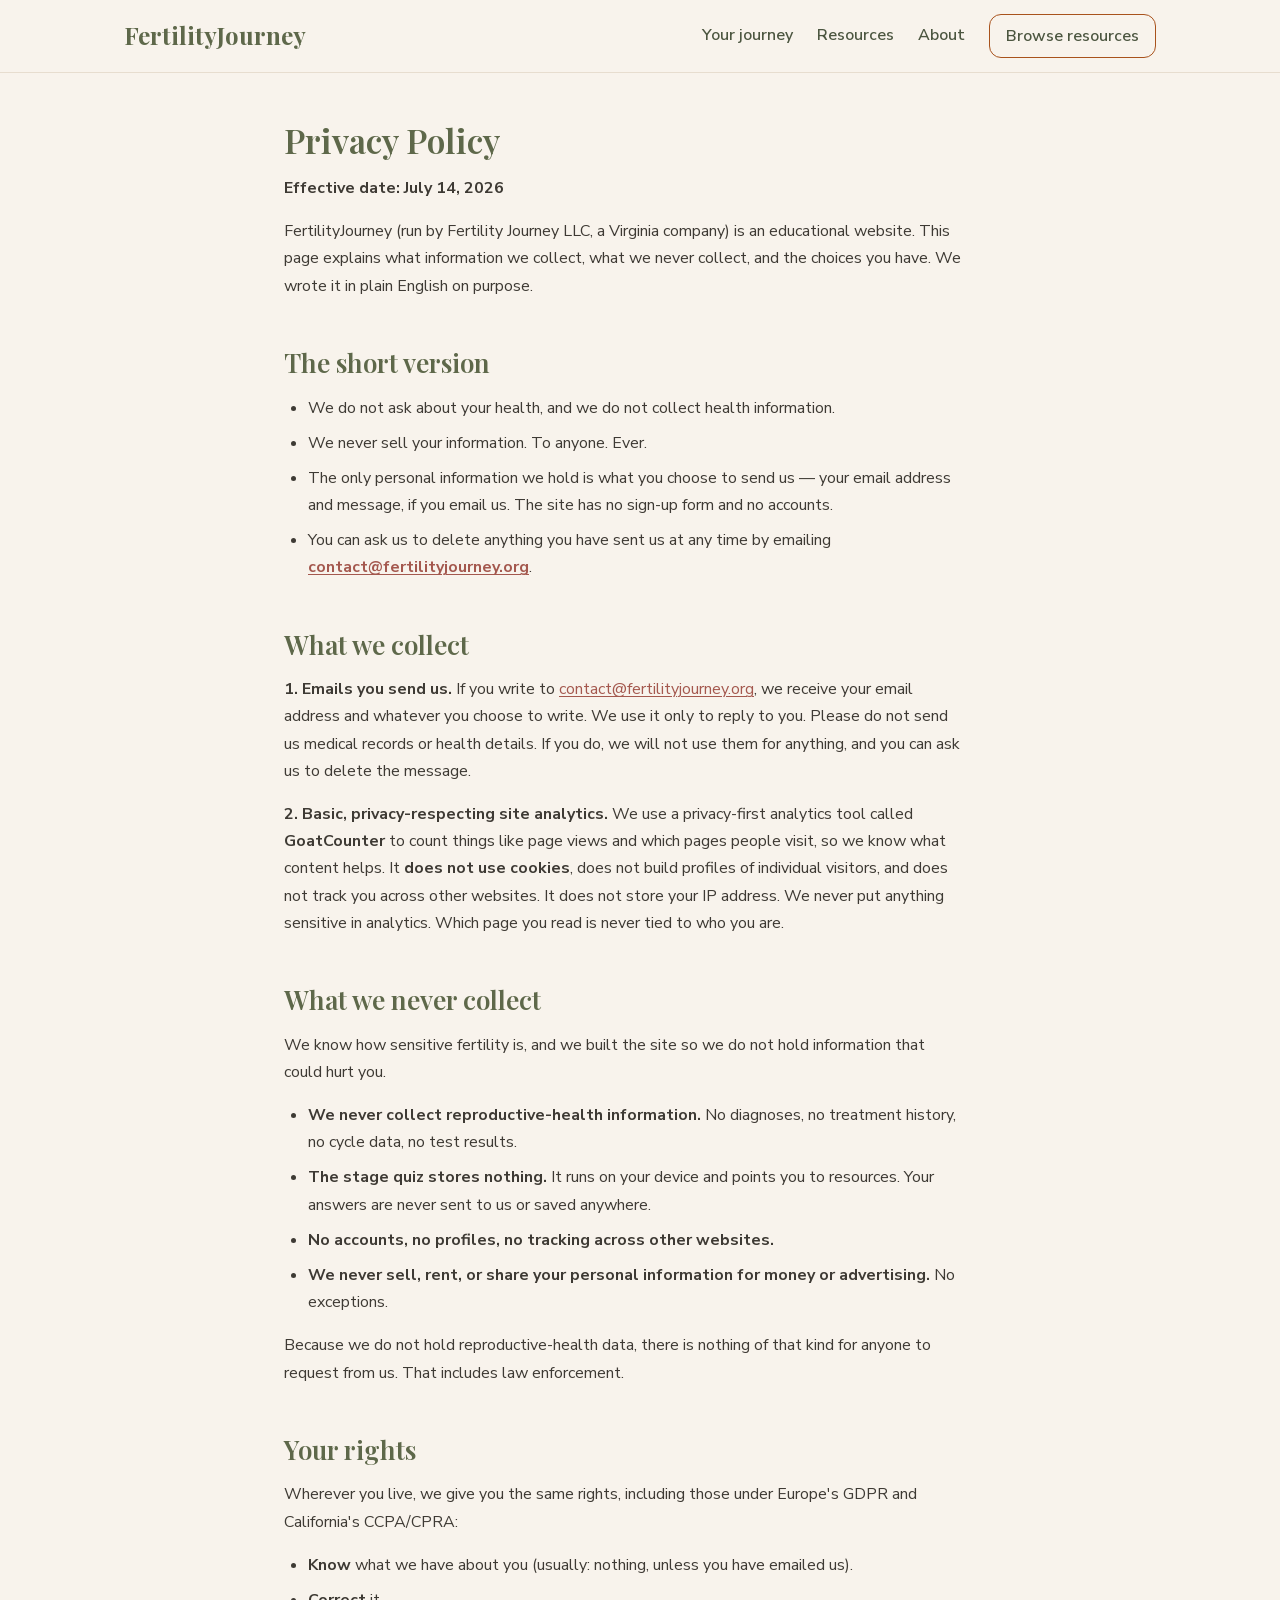
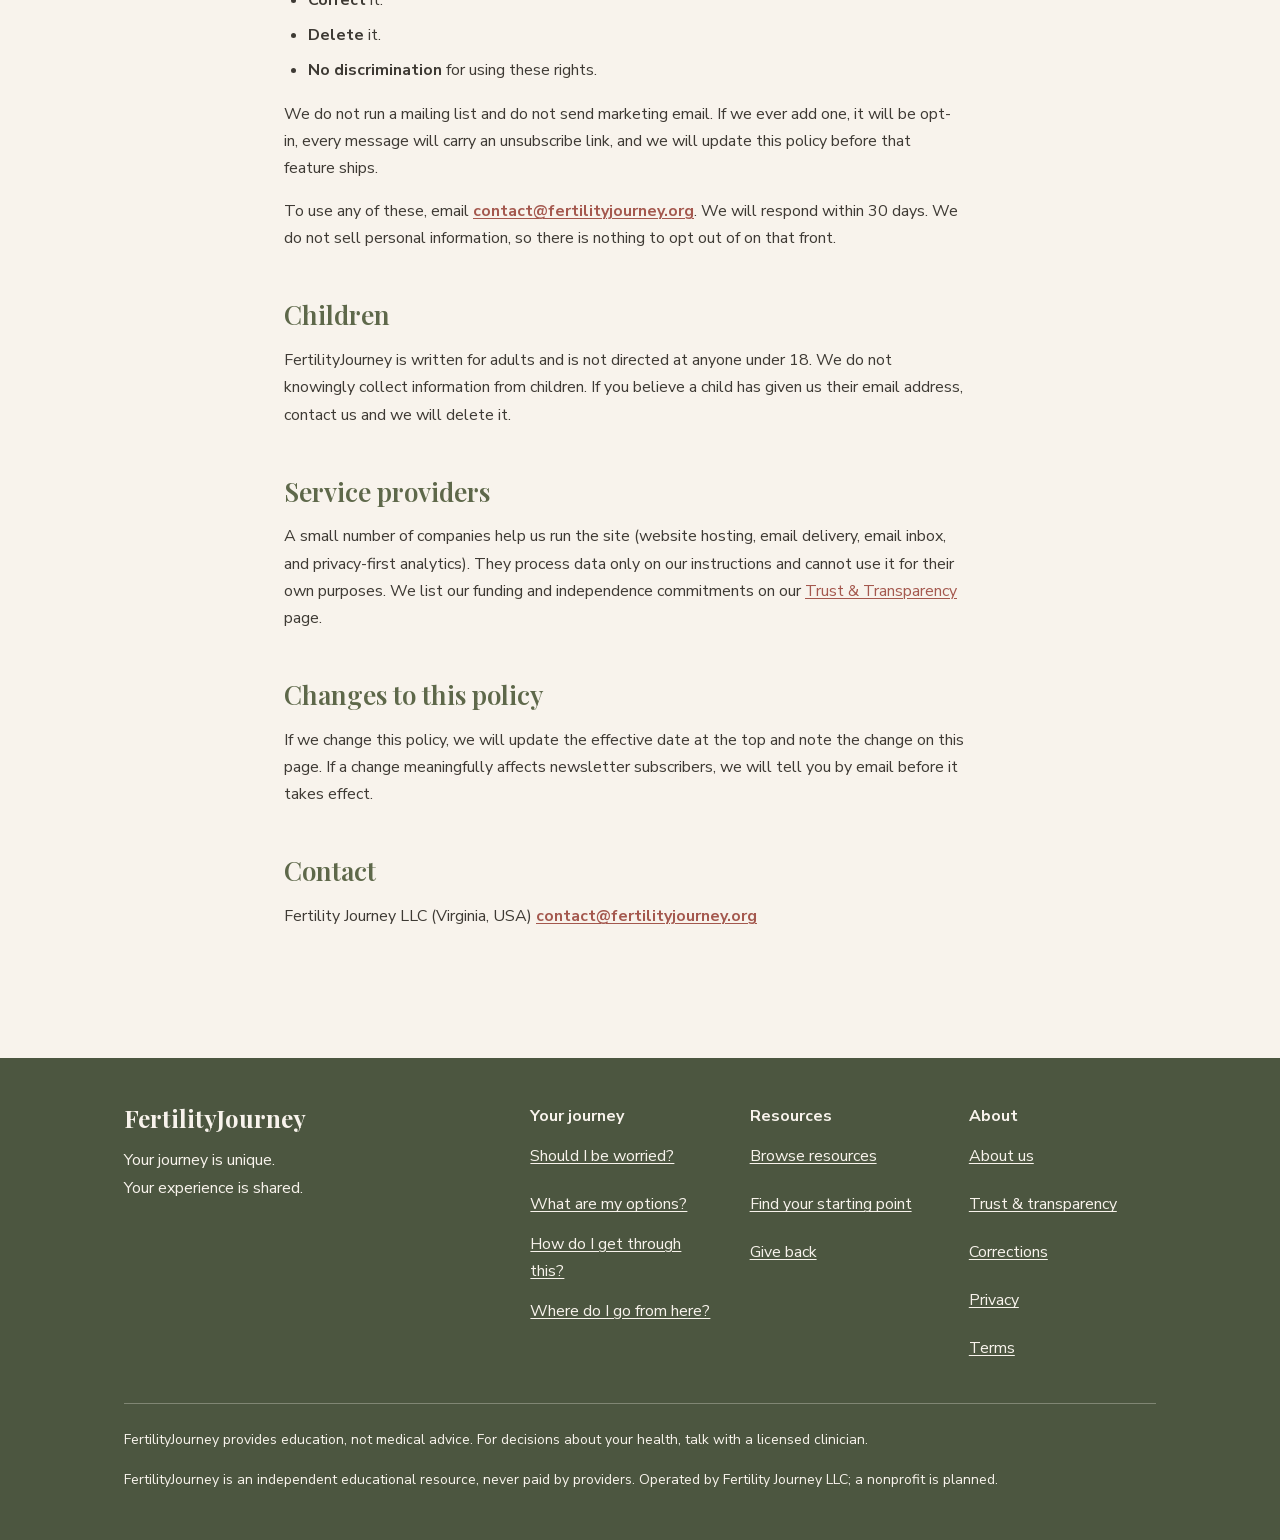
<file: privacy/index.html>
<!DOCTYPE html><!--cQ6MYzU0wnVWuzYQneDF5--><html lang="en" class="__variable_082505 __variable_d96fa1"><head><meta charSet="utf-8"/><meta name="viewport" content="width=device-width, initial-scale=1"/><link rel="preload" href="/_next/static/media/68180864d7f93f02-s.p.woff2" as="font" crossorigin="" type="font/woff2"/><link rel="preload" href="/_next/static/media/78d0dd042ac6d54d-s.p.woff2" as="font" crossorigin="" type="font/woff2"/><link rel="preload" href="/_next/static/media/eaead17c7dbfcd5d-s.p.woff2" as="font" crossorigin="" type="font/woff2"/><link rel="stylesheet" href="/_next/static/css/0273ef32471c8bd7.css" data-precedence="next"/><link rel="preload" as="script" fetchPriority="low" href="/_next/static/chunks/webpack-b6d9324eb99711e1.js"/><script src="/_next/static/chunks/4bd1b696-c023c6e3521b1417.js" async=""></script><script src="/_next/static/chunks/255-64e783496c90356a.js" async=""></script><script src="/_next/static/chunks/main-app-56bd47e718545dc9.js" async=""></script><script src="/_next/static/chunks/619-ba102abea3e3d0e4.js" async=""></script><script src="/_next/static/chunks/app/page-975404823d92b261.js" async=""></script><script data-goatcounter="https://fertilityjourney.goatcounter.com/count" async="" src="//gc.zgo.at/count.js"></script><meta name="next-size-adjust" content=""/><title>Privacy Policy · FertilityJourney</title><meta name="description" content="How FertilityJourney handles your data. We track navigation behavior only, never your medical details, and we don&#x27;t sell anything to anyone."/><meta name="robots" content="index, follow"/><link rel="canonical" href="https://fertilityjourney.org/privacy/"/><meta property="og:title" content="Privacy Policy — FertilityJourney"/><meta property="og:description" content="How FertilityJourney handles your data. We track navigation behavior only, never your medical details, and we don&#x27;t sell anything to anyone."/><meta property="og:url" content="https://fertilityjourney.org/privacy/"/><meta property="og:site_name" content="FertilityJourney"/><meta property="og:type" content="website"/><meta name="twitter:card" content="summary"/><meta name="twitter:title" content="Privacy Policy — FertilityJourney"/><meta name="twitter:description" content="How FertilityJourney handles your data. We track navigation behavior only, never your medical details, and we don&#x27;t sell anything to anyone."/><script src="/_next/static/chunks/polyfills-42372ed130431b0a.js" noModule=""></script></head><body><div hidden=""><!--$--><!--/$--></div><script type="application/ld+json">{"@context":"https://schema.org","@graph":[{"@type":"Organization","@id":"https://fertilityjourney.org/#organization","name":"FertilityJourney","url":"https://fertilityjourney.org/","description":"An independent educational resource for people navigating infertility."},{"@type":"WebSite","@id":"https://fertilityjourney.org/#website","name":"FertilityJourney","url":"https://fertilityjourney.org/","publisher":{"@id":"https://fertilityjourney.org/#organization"}}]}</script><a href="#main" class="skip-link">Skip to main content</a><header class="site-header"><div class="container"><a class="wordmark" href="/">FertilityJourney</a><nav class="site-nav" aria-label="Main"><a href="/journey/">Your journey</a><a href="/resources/">Resources</a><a href="/about/">About</a><a class="cta-rust" href="/resources/">Browse resources</a></nav></div></header><main id="main"><div class="container page-main" style="max-width:760px"><div class="legal-prose"><h1 id="privacy-policy">Privacy Policy</h1>
<p><strong>Effective date: July 14, 2026</strong></p>
<p>FertilityJourney (run by Fertility Journey LLC, a Virginia company) is an educational website. This page explains what information we collect, what we never collect, and the choices you have. We wrote it in plain English on purpose.</p>
<h2 id="the-short-version">The short version</h2>
<ul>
<li>We do not ask about your health, and we do not collect health information.</li>
<li>We never sell your information. To anyone. Ever.</li>
<li>The only personal information we hold is what you choose to send us — your email address and message, if you email us. The site has no sign-up form and no accounts.</li>
<li>You can ask us to delete anything you have sent us at any time by emailing <strong><a href="mailto:contact@fertilityjourney.org">contact@fertilityjourney.org</a></strong>.</li>
</ul>
<h2 id="what-we-collect">What we collect</h2>
<p><strong>1. Emails you send us.</strong>
If you write to <a href="mailto:contact@fertilityjourney.org">contact@fertilityjourney.org</a>, we receive your email address and whatever you choose to write. We use it only to reply to you. Please do not send us medical records or health details. If you do, we will not use them for anything, and you can ask us to delete the message.</p>
<p><strong>2. Basic, privacy-respecting site analytics.</strong>
We use a privacy-first analytics tool called <strong>GoatCounter</strong> to count things like page views and which pages people visit, so we know what content helps. It <strong>does not use cookies</strong>, does not build profiles of individual visitors, and does not track you across other websites. It does not store your IP address. We never put anything sensitive in analytics. Which page you read is never tied to who you are.</p>
<h2 id="what-we-never-collect">What we never collect</h2>
<p>We know how sensitive fertility is, and we built the site so we do not hold information that could hurt you.</p>
<ul>
<li><strong>We never collect reproductive-health information.</strong> No diagnoses, no treatment history, no cycle data, no test results.</li>
<li><strong>The stage quiz stores nothing.</strong> It runs on your device and points you to resources. Your answers are never sent to us or saved anywhere.</li>
<li><strong>No accounts, no profiles, no tracking across other websites.</strong></li>
<li><strong>We never sell, rent, or share your personal information for money or advertising.</strong> No exceptions.</li>
</ul>
<p>Because we do not hold reproductive-health data, there is nothing of that kind for anyone to request from us. That includes law enforcement.</p>
<h2 id="your-rights">Your rights</h2>
<p>Wherever you live, we give you the same rights, including those under Europe&#39;s GDPR and California&#39;s CCPA/CPRA:</p>
<ul>
<li><strong>Know</strong> what we have about you (usually: nothing, unless you have emailed us).</li>
<li><strong>Correct</strong> it.</li>
<li><strong>Delete</strong> it.</li>
<li><strong>No discrimination</strong> for using these rights.</li>
</ul>
<p>We do not run a mailing list and do not send marketing email. If we ever add one, it will be opt-in, every message will carry an unsubscribe link, and we will update this policy before that feature ships.</p>
<p>To use any of these, email <strong><a href="mailto:contact@fertilityjourney.org">contact@fertilityjourney.org</a></strong>. We will respond within 30 days. We do not sell personal information, so there is nothing to opt out of on that front.</p>
<h2 id="children">Children</h2>
<p>FertilityJourney is written for adults and is not directed at anyone under 18. We do not knowingly collect information from children. If you believe a child has given us their email address, contact us and we will delete it.</p>
<h2 id="service-providers">Service providers</h2>
<p>A small number of companies help us run the site (website hosting, email delivery, email inbox, and privacy-first analytics). They process data only on our instructions and cannot use it for their own purposes. We list our funding and independence commitments on our <a href="/trust/">Trust &amp; Transparency</a> page.</p>
<h2 id="changes-to-this-policy">Changes to this policy</h2>
<p>If we change this policy, we will update the effective date at the top and note the change on this page. If a change meaningfully affects newsletter subscribers, we will tell you by email before it takes effect.</p>
<h2 id="contact">Contact</h2>
<p>Fertility Journey LLC (Virginia, USA)
<strong><a href="mailto:contact@fertilityjourney.org">contact@fertilityjourney.org</a></strong></p>
</div></div><!--$--><!--/$--></main><footer class="site-footer"><div class="container"><div class="footer-grid"><div><p class="wordmark" style="color:var(--cream)">FertilityJourney</p><p>Your journey is unique.<br/>Your experience is shared.</p></div><nav aria-label="Your journey"><p class="footer-heading">Your journey</p><ul><li><a href="/journey/is-it-just-me/">Should I be worried?</a></li><li><a href="/journey/weighing-options/">What are my options?</a></li><li><a href="/journey/in-treatment/">How do I get through this?</a></li><li><a href="/journey/exploring-other-paths/">Where do I go from here?</a></li></ul></nav><nav aria-label="Resources"><p class="footer-heading">Resources</p><ul><li><a href="/resources/">Browse resources</a></li><li><a href="/quiz/">Find your starting point</a></li><li><a href="/give-back/">Give back</a></li></ul></nav><nav aria-label="About and trust"><p class="footer-heading">About</p><ul><li><a href="/about/">About us</a></li><li><a href="/trust/">Trust &amp; transparency</a></li><li><a href="/corrections/">Corrections</a></li><li><a href="/privacy/">Privacy</a></li><li><a href="/terms/">Terms</a></li></ul></nav></div><div class="footer-disclaimer"><p>FertilityJourney provides education, not medical advice. For decisions about your health, talk with a licensed clinician.</p><p style="margin:0">FertilityJourney is an independent educational resource, never paid by providers. Operated by Fertility Journey LLC; a nonprofit is planned.</p></div></div></footer><script src="/_next/static/chunks/webpack-b6d9324eb99711e1.js" id="_R_" async=""></script><script>(self.__next_f=self.__next_f||[]).push([0])</script><script>self.__next_f.push([1,"1:\"$Sreact.fragment\"\n2:I[2619,[\"619\",\"static/chunks/619-ba102abea3e3d0e4.js\",\"974\",\"static/chunks/app/page-975404823d92b261.js\"],\"\"]\n3:I[9766,[],\"\"]\n4:I[8924,[],\"\"]\nc:I[7150,[],\"\"]\n:HL[\"/_next/static/media/68180864d7f93f02-s.p.woff2\",\"font\",{\"crossOrigin\":\"\",\"type\":\"font/woff2\"}]\n:HL[\"/_next/static/media/78d0dd042ac6d54d-s.p.woff2\",\"font\",{\"crossOrigin\":\"\",\"type\":\"font/woff2\"}]\n:HL[\"/_next/static/media/eaead17c7dbfcd5d-s.p.woff2\",\"font\",{\"crossOrigin\":\"\",\"type\":\"font/woff2\"}]\n:HL[\"/_next/static/css/0273ef32471c8bd7.css\",\"style\"]\n"])</script><script>self.__next_f.push([1,"0:{\"P\":null,\"b\":\"cQ6MYzU0wnVWuzYQneDF5\",\"p\":\"\",\"c\":[\"\",\"privacy\",\"\"],\"i\":false,\"f\":[[[\"\",{\"children\":[\"privacy\",{\"children\":[\"__PAGE__\",{}]}]},\"$undefined\",\"$undefined\",true],[\"\",[\"$\",\"$1\",\"c\",{\"children\":[[[\"$\",\"link\",\"0\",{\"rel\":\"stylesheet\",\"href\":\"/_next/static/css/0273ef32471c8bd7.css\",\"precedence\":\"next\",\"crossOrigin\":\"$undefined\",\"nonce\":\"$undefined\"}]],[\"$\",\"html\",null,{\"lang\":\"en\",\"className\":\"__variable_082505 __variable_d96fa1\",\"children\":[\"$\",\"body\",null,{\"children\":[[\"$\",\"script\",null,{\"type\":\"application/ld+json\",\"dangerouslySetInnerHTML\":{\"__html\":\"{\\\"@context\\\":\\\"https://schema.org\\\",\\\"@graph\\\":[{\\\"@type\\\":\\\"Organization\\\",\\\"@id\\\":\\\"https://fertilityjourney.org/#organization\\\",\\\"name\\\":\\\"FertilityJourney\\\",\\\"url\\\":\\\"https://fertilityjourney.org/\\\",\\\"description\\\":\\\"An independent educational resource for people navigating infertility.\\\"},{\\\"@type\\\":\\\"WebSite\\\",\\\"@id\\\":\\\"https://fertilityjourney.org/#website\\\",\\\"name\\\":\\\"FertilityJourney\\\",\\\"url\\\":\\\"https://fertilityjourney.org/\\\",\\\"publisher\\\":{\\\"@id\\\":\\\"https://fertilityjourney.org/#organization\\\"}}]}\"}}],[\"$\",\"a\",null,{\"href\":\"#main\",\"className\":\"skip-link\",\"children\":\"Skip to main content\"}],[\"$\",\"header\",null,{\"className\":\"site-header\",\"children\":[\"$\",\"div\",null,{\"className\":\"container\",\"children\":[[\"$\",\"$L2\",null,{\"href\":\"/\",\"className\":\"wordmark\",\"children\":\"FertilityJourney\"}],[\"$\",\"nav\",null,{\"className\":\"site-nav\",\"aria-label\":\"Main\",\"children\":[[\"$\",\"$L2\",null,{\"href\":\"/journey/\",\"children\":\"Your journey\"}],[\"$\",\"$L2\",null,{\"href\":\"/resources/\",\"children\":\"Resources\"}],[\"$\",\"$L2\",null,{\"href\":\"/about/\",\"children\":\"About\"}],[\"$\",\"$L2\",null,{\"href\":\"/resources/\",\"className\":\"cta-rust\",\"children\":\"Browse resources\"}]]}]]}]}],[\"$\",\"main\",null,{\"id\":\"main\",\"children\":[\"$\",\"$L3\",null,{\"parallelRouterKey\":\"children\",\"error\":\"$undefined\",\"errorStyles\":\"$undefined\",\"errorScripts\":\"$undefined\",\"template\":[\"$\",\"$L4\",null,{}],\"templateStyles\":\"$undefined\",\"templateScripts\":\"$undefined\",\"notFound\":[[\"$\",\"div\",null,{\"className\":\"container page-main\",\"style\":{\"maxWidth\":640},\"children\":[[\"$\",\"p\",null,{\"className\":\"eyebrow\",\"children\":\"We couldn’t find that page\"}],[\"$\",\"h1\",null,{\"children\":\"This page isn’t here. But you still are.\"}],[\"$\",\"p\",null,{\"className\":\"body-lg\",\"children\":\"The link may have moved or the address may have a typo. Wherever you are in this, here are good places to pick back up.\"}],[\"$\",\"ul\",null,{\"className\":\"checkpoint-list\",\"style\":{\"marginTop\":\"var(--space-6)\"},\"children\":[[\"$\",\"li\",null,{\"children\":[\"$\",\"$L2\",null,{\"href\":\"/journey/\",\"children\":\"Find answers for where you are right now\"}]}],[\"$\",\"li\",null,{\"children\":[\"$\",\"$L2\",null,{\"href\":\"/resources/\",\"children\":\"Browse the resource library\"}]}],[\"$\",\"li\",null,{\"children\":[\"$\",\"$L2\",null,{\"href\":\"/quiz/\",\"children\":\"Not sure where to start? Take the 2-minute quiz\"}]}]]}]]}],[]],\"forbidden\":\"$undefined\",\"unauthorized\":\"$undefined\"}]}],[\"$\",\"footer\",null,{\"className\":\"site-footer\",\"children\":[\"$\",\"div\",null,{\"className\":\"container\",\"children\":[[\"$\",\"div\",null,{\"className\":\"footer-grid\",\"children\":[[\"$\",\"div\",null,{\"children\":[[\"$\",\"p\",null,{\"className\":\"wordmark\",\"style\":{\"color\":\"var(--cream)\"},\"children\":\"FertilityJourney\"}],[\"$\",\"p\",null,{\"children\":[\"Your journey is unique.\",[\"$\",\"br\",null,{}],\"Your experience is shared.\"]}]]}],[\"$\",\"nav\",null,{\"aria-label\":\"Your journey\",\"children\":[[\"$\",\"p\",null,{\"className\":\"footer-heading\",\"children\":\"Your journey\"}],[\"$\",\"ul\",null,{\"children\":[[\"$\",\"li\",\"is-it-just-me\",{\"children\":[\"$\",\"$L2\",null,{\"href\":\"/journey/is-it-just-me/\",\"children\":\"Should I be worried?\"}]}],[\"$\",\"li\",\"weighing-options\",{\"children\":[\"$\",\"$L2\",null,{\"href\":\"/journey/weighing-options/\",\"children\":\"What are my options?\"}]}],[\"$\",\"li\",\"in-treatment\",{\"children\":[\"$\",\"$L2\",null,{\"href\":\"/journey/in-treatment/\",\"children\":\"How do I get through this?\"}]}],[\"$\",\"li\",\"exploring-other-paths\",{\"children\":[\"$\",\"$L2\",null,{\"href\":\"/journey/exploring-other-paths/\",\"children\":\"Where do I go from here?\"}]}]]}]]}],[\"$\",\"nav\",null,{\"aria-label\":\"Resources\",\"children\":[[\"$\",\"p\",null,{\"className\":\"footer-heading\",\"children\":\"Resources\"}],[\"$\",\"ul\",null,{\"children\":[[\"$\",\"li\",null,{\"children\":[\"$\",\"$L2\",null,{\"href\":\"/resources/\",\"children\":\"Browse resources\"}]}],[\"$\",\"li\",null,{\"children\":[\"$\",\"$L2\",null,{\"href\":\"/quiz/\",\"children\":\"Find your starting point\"}]}],[\"$\",\"li\",null,{\"children\":[\"$\",\"$L2\",null,{\"href\":\"/give-back/\",\"children\":\"Give back\"}]}]]}]]}],[\"$\",\"nav\",null,{\"aria-label\":\"About and trust\",\"children\":[[\"$\",\"p\",null,{\"className\":\"footer-heading\",\"children\":\"About\"}],[\"$\",\"ul\",null,{\"children\":[[\"$\",\"li\",null,{\"children\":[\"$\",\"$L2\",null,{\"href\":\"/about/\",\"children\":\"About us\"}]}],[\"$\",\"li\",null,{\"children\":[\"$\",\"$L2\",null,{\"href\":\"/trust/\",\"children\":\"Trust \u0026 transparency\"}]}],[\"$\",\"li\",null,{\"children\":[\"$\",\"$L2\",null,{\"href\":\"/corrections/\",\"children\":\"Corrections\"}]}],\"$L5\",\"$L6\"]}]]}]]}],\"$L7\"]}]}],\"$L8\"]}]}]]}],{\"children\":[\"privacy\",\"$L9\",{\"children\":[\"__PAGE__\",\"$La\",{},null,false]},null,false]},null,false],\"$Lb\",false]],\"m\":\"$undefined\",\"G\":[\"$c\",[]],\"s\":false,\"S\":true}\n"])</script><script>self.__next_f.push([1,"f:I[4431,[],\"ViewportBoundary\"]\n11:I[4431,[],\"MetadataBoundary\"]\n12:\"$Sreact.suspense\"\n5:[\"$\",\"li\",null,{\"children\":[\"$\",\"$L2\",null,{\"href\":\"/privacy/\",\"children\":\"Privacy\"}]}]\n6:[\"$\",\"li\",null,{\"children\":[\"$\",\"$L2\",null,{\"href\":\"/terms/\",\"children\":\"Terms\"}]}]\n7:[\"$\",\"div\",null,{\"className\":\"footer-disclaimer\",\"children\":[[\"$\",\"p\",null,{\"children\":\"FertilityJourney provides education, not medical advice. For decisions about your health, talk with a licensed clinician.\"}],[\"$\",\"p\",null,{\"style\":{\"margin\":0},\"children\":\"FertilityJourney is an independent educational resource, never paid by providers. Operated by Fertility Journey LLC; a nonprofit is planned.\"}]]}]\n8:[\"$\",\"script\",null,{\"data-goatcounter\":\"https://fertilityjourney.goatcounter.com/count\",\"async\":true,\"src\":\"//gc.zgo.at/count.js\"}]\n9:[\"$\",\"$1\",\"c\",{\"children\":[null,[\"$\",\"$L3\",null,{\"parallelRouterKey\":\"children\",\"error\":\"$undefined\",\"errorStyles\":\"$undefined\",\"errorScripts\":\"$undefined\",\"template\":[\"$\",\"$L4\",null,{}],\"templateStyles\":\"$undefined\",\"templateScripts\":\"$undefined\",\"notFound\":\"$undefined\",\"forbidden\":\"$undefined\",\"unauthorized\":\"$undefined\"}]]}]\nd:T122d,"])</script><script>self.__next_f.push([1,"\u003ch1 id=\"privacy-policy\"\u003ePrivacy Policy\u003c/h1\u003e\n\u003cp\u003e\u003cstrong\u003eEffective date: July 14, 2026\u003c/strong\u003e\u003c/p\u003e\n\u003cp\u003eFertilityJourney (run by Fertility Journey LLC, a Virginia company) is an educational website. This page explains what information we collect, what we never collect, and the choices you have. We wrote it in plain English on purpose.\u003c/p\u003e\n\u003ch2 id=\"the-short-version\"\u003eThe short version\u003c/h2\u003e\n\u003cul\u003e\n\u003cli\u003eWe do not ask about your health, and we do not collect health information.\u003c/li\u003e\n\u003cli\u003eWe never sell your information. To anyone. Ever.\u003c/li\u003e\n\u003cli\u003eThe only personal information we hold is what you choose to send us — your email address and message, if you email us. The site has no sign-up form and no accounts.\u003c/li\u003e\n\u003cli\u003eYou can ask us to delete anything you have sent us at any time by emailing \u003cstrong\u003e\u003ca href=\"mailto:contact@fertilityjourney.org\"\u003econtact@fertilityjourney.org\u003c/a\u003e\u003c/strong\u003e.\u003c/li\u003e\n\u003c/ul\u003e\n\u003ch2 id=\"what-we-collect\"\u003eWhat we collect\u003c/h2\u003e\n\u003cp\u003e\u003cstrong\u003e1. Emails you send us.\u003c/strong\u003e\nIf you write to \u003ca href=\"mailto:contact@fertilityjourney.org\"\u003econtact@fertilityjourney.org\u003c/a\u003e, we receive your email address and whatever you choose to write. We use it only to reply to you. Please do not send us medical records or health details. If you do, we will not use them for anything, and you can ask us to delete the message.\u003c/p\u003e\n\u003cp\u003e\u003cstrong\u003e2. Basic, privacy-respecting site analytics.\u003c/strong\u003e\nWe use a privacy-first analytics tool called \u003cstrong\u003eGoatCounter\u003c/strong\u003e to count things like page views and which pages people visit, so we know what content helps. It \u003cstrong\u003edoes not use cookies\u003c/strong\u003e, does not build profiles of individual visitors, and does not track you across other websites. It does not store your IP address. We never put anything sensitive in analytics. Which page you read is never tied to who you are.\u003c/p\u003e\n\u003ch2 id=\"what-we-never-collect\"\u003eWhat we never collect\u003c/h2\u003e\n\u003cp\u003eWe know how sensitive fertility is, and we built the site so we do not hold information that could hurt you.\u003c/p\u003e\n\u003cul\u003e\n\u003cli\u003e\u003cstrong\u003eWe never collect reproductive-health information.\u003c/strong\u003e No diagnoses, no treatment history, no cycle data, no test results.\u003c/li\u003e\n\u003cli\u003e\u003cstrong\u003eThe stage quiz stores nothing.\u003c/strong\u003e It runs on your device and points you to resources. Your answers are never sent to us or saved anywhere.\u003c/li\u003e\n\u003cli\u003e\u003cstrong\u003eNo accounts, no profiles, no tracking across other websites.\u003c/strong\u003e\u003c/li\u003e\n\u003cli\u003e\u003cstrong\u003eWe never sell, rent, or share your personal information for money or advertising.\u003c/strong\u003e No exceptions.\u003c/li\u003e\n\u003c/ul\u003e\n\u003cp\u003eBecause we do not hold reproductive-health data, there is nothing of that kind for anyone to request from us. That includes law enforcement.\u003c/p\u003e\n\u003ch2 id=\"your-rights\"\u003eYour rights\u003c/h2\u003e\n\u003cp\u003eWherever you live, we give you the same rights, including those under Europe\u0026#39;s GDPR and California\u0026#39;s CCPA/CPRA:\u003c/p\u003e\n\u003cul\u003e\n\u003cli\u003e\u003cstrong\u003eKnow\u003c/strong\u003e what we have about you (usually: nothing, unless you have emailed us).\u003c/li\u003e\n\u003cli\u003e\u003cstrong\u003eCorrect\u003c/strong\u003e it.\u003c/li\u003e\n\u003cli\u003e\u003cstrong\u003eDelete\u003c/strong\u003e it.\u003c/li\u003e\n\u003cli\u003e\u003cstrong\u003eNo discrimination\u003c/strong\u003e for using these rights.\u003c/li\u003e\n\u003c/ul\u003e\n\u003cp\u003eWe do not run a mailing list and do not send marketing email. If we ever add one, it will be opt-in, every message will carry an unsubscribe link, and we will update this policy before that feature ships.\u003c/p\u003e\n\u003cp\u003eTo use any of these, email \u003cstrong\u003e\u003ca href=\"mailto:contact@fertilityjourney.org\"\u003econtact@fertilityjourney.org\u003c/a\u003e\u003c/strong\u003e. We will respond within 30 days. We do not sell personal information, so there is nothing to opt out of on that front.\u003c/p\u003e\n\u003ch2 id=\"children\"\u003eChildren\u003c/h2\u003e\n\u003cp\u003eFertilityJourney is written for adults and is not directed at anyone under 18. We do not knowingly collect information from children. If you believe a child has given us their email address, contact us and we will delete it.\u003c/p\u003e\n\u003ch2 id=\"service-providers\"\u003eService providers\u003c/h2\u003e\n\u003cp\u003eA small number of companies help us run the site (website hosting, email delivery, email inbox, and privacy-first analytics). They process data only on our instructions and cannot use it for their own purposes. We list our funding and independence commitments on our \u003ca href=\"/trust/\"\u003eTrust \u0026amp; Transparency\u003c/a\u003e page.\u003c/p\u003e\n\u003ch2 id=\"changes-to-this-policy\"\u003eChanges to this policy\u003c/h2\u003e\n\u003cp\u003eIf we change this policy, we will update the effective date at the top and note the change on this page. If a change meaningfully affects newsletter subscribers, we will tell you by email before it takes effect.\u003c/p\u003e\n\u003ch2 id=\"contact\"\u003eContact\u003c/h2\u003e\n\u003cp\u003eFertility Journey LLC (Virginia, USA)\n\u003cstrong\u003e\u003ca href=\"mailto:contact@fertilityjourney.org\"\u003econtact@fertilityjourney.org\u003c/a\u003e\u003c/strong\u003e\u003c/p\u003e\n"])</script><script>self.__next_f.push([1,"a:[\"$\",\"$1\",\"c\",{\"children\":[[\"$\",\"div\",null,{\"className\":\"container page-main\",\"style\":{\"maxWidth\":760},\"children\":[\"$\",\"div\",null,{\"className\":\"legal-prose\",\"dangerouslySetInnerHTML\":{\"__html\":\"$d\"}}]}],null,\"$Le\"]}]\nb:[\"$\",\"$1\",\"h\",{\"children\":[null,[[\"$\",\"$Lf\",null,{\"children\":\"$L10\"}],[\"$\",\"meta\",null,{\"name\":\"next-size-adjust\",\"content\":\"\"}]],[\"$\",\"$L11\",null,{\"children\":[\"$\",\"div\",null,{\"hidden\":true,\"children\":[\"$\",\"$12\",null,{\"fallback\":null,\"children\":\"$L13\"}]}]}]]}]\n"])</script><script>self.__next_f.push([1,"14:I[4431,[],\"OutletBoundary\"]\n16:I[5278,[],\"AsyncMetadataOutlet\"]\ne:[\"$\",\"$L14\",null,{\"children\":[\"$L15\",[\"$\",\"$L16\",null,{\"promise\":\"$@17\"}]]}]\n"])</script><script>self.__next_f.push([1,"10:[[\"$\",\"meta\",\"0\",{\"charSet\":\"utf-8\"}],[\"$\",\"meta\",\"1\",{\"name\":\"viewport\",\"content\":\"width=device-width, initial-scale=1\"}]]\n"])</script><script>self.__next_f.push([1,"15:null\n"])</script><script>self.__next_f.push([1,"17:{\"metadata\":[[\"$\",\"title\",\"0\",{\"children\":\"Privacy Policy · FertilityJourney\"}],[\"$\",\"meta\",\"1\",{\"name\":\"description\",\"content\":\"How FertilityJourney handles your data. We track navigation behavior only, never your medical details, and we don't sell anything to anyone.\"}],[\"$\",\"meta\",\"2\",{\"name\":\"robots\",\"content\":\"index, follow\"}],[\"$\",\"link\",\"3\",{\"rel\":\"canonical\",\"href\":\"https://fertilityjourney.org/privacy/\"}],[\"$\",\"meta\",\"4\",{\"property\":\"og:title\",\"content\":\"Privacy Policy — FertilityJourney\"}],[\"$\",\"meta\",\"5\",{\"property\":\"og:description\",\"content\":\"How FertilityJourney handles your data. We track navigation behavior only, never your medical details, and we don't sell anything to anyone.\"}],[\"$\",\"meta\",\"6\",{\"property\":\"og:url\",\"content\":\"https://fertilityjourney.org/privacy/\"}],[\"$\",\"meta\",\"7\",{\"property\":\"og:site_name\",\"content\":\"FertilityJourney\"}],[\"$\",\"meta\",\"8\",{\"property\":\"og:type\",\"content\":\"website\"}],[\"$\",\"meta\",\"9\",{\"name\":\"twitter:card\",\"content\":\"summary\"}],[\"$\",\"meta\",\"10\",{\"name\":\"twitter:title\",\"content\":\"Privacy Policy — FertilityJourney\"}],[\"$\",\"meta\",\"11\",{\"name\":\"twitter:description\",\"content\":\"How FertilityJourney handles your data. We track navigation behavior only, never your medical details, and we don't sell anything to anyone.\"}]],\"error\":null,\"digest\":\"$undefined\"}\n"])</script><script>self.__next_f.push([1,"13:\"$17:metadata\"\n"])</script></body></html>
</file>
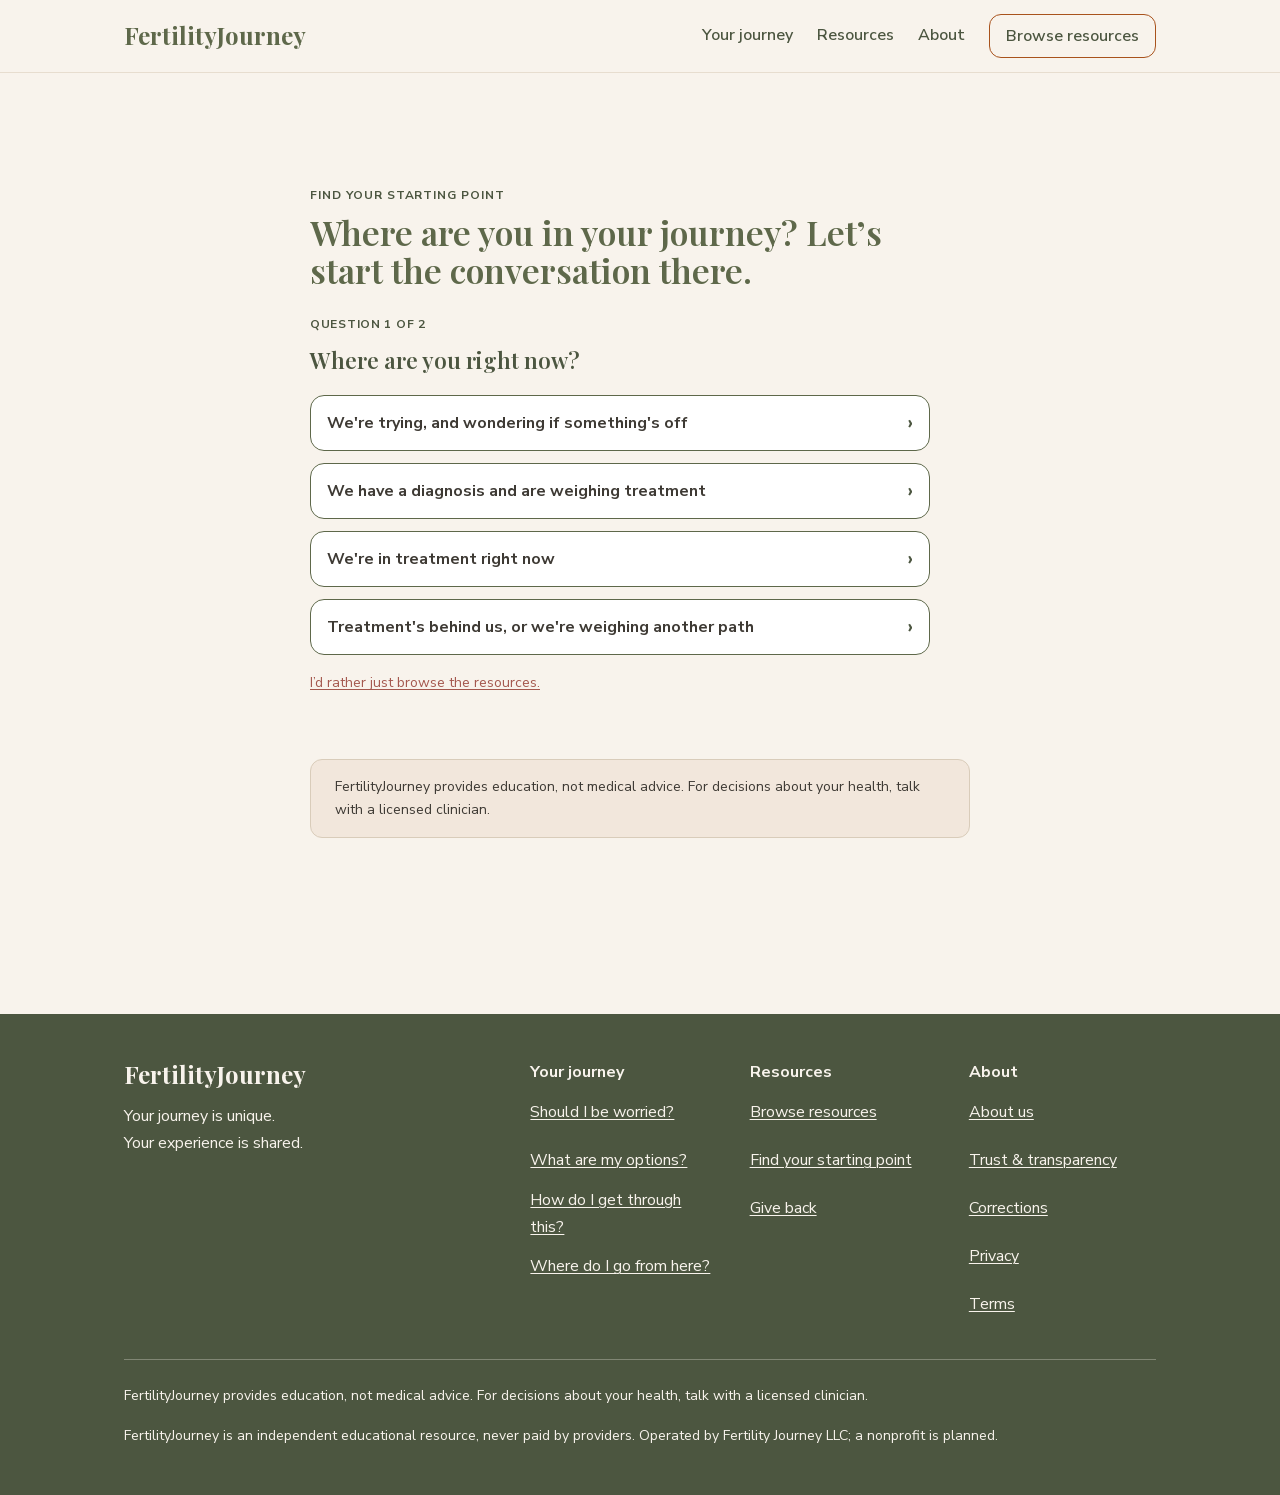
<file: quiz/index.html>
<!DOCTYPE html><!--cQ6MYzU0wnVWuzYQneDF5--><html lang="en" class="__variable_082505 __variable_d96fa1"><head><meta charSet="utf-8"/><meta name="viewport" content="width=device-width, initial-scale=1"/><link rel="preload" href="/_next/static/media/68180864d7f93f02-s.p.woff2" as="font" crossorigin="" type="font/woff2"/><link rel="preload" href="/_next/static/media/78d0dd042ac6d54d-s.p.woff2" as="font" crossorigin="" type="font/woff2"/><link rel="preload" href="/_next/static/media/eaead17c7dbfcd5d-s.p.woff2" as="font" crossorigin="" type="font/woff2"/><link rel="stylesheet" href="/_next/static/css/0273ef32471c8bd7.css" data-precedence="next"/><link rel="preload" as="script" fetchPriority="low" href="/_next/static/chunks/webpack-b6d9324eb99711e1.js"/><script src="/_next/static/chunks/4bd1b696-c023c6e3521b1417.js" async=""></script><script src="/_next/static/chunks/255-64e783496c90356a.js" async=""></script><script src="/_next/static/chunks/main-app-56bd47e718545dc9.js" async=""></script><script src="/_next/static/chunks/619-ba102abea3e3d0e4.js" async=""></script><script src="/_next/static/chunks/app/page-975404823d92b261.js" async=""></script><script src="/_next/static/chunks/app/quiz/page-a523477db779080d.js" async=""></script><script data-goatcounter="https://fertilityjourney.goatcounter.com/count" async="" src="//gc.zgo.at/count.js"></script><meta name="next-size-adjust" content=""/><title>Find your starting point · FertilityJourney</title><meta name="description" content="Answer a few questions and get a free roadmap for where you are in the fertility journey. Two minutes, no signup, built on cited sources."/><meta name="robots" content="index, follow"/><link rel="canonical" href="https://fertilityjourney.org/quiz/"/><meta property="og:title" content="Find your starting point — a 2-minute fertility quiz"/><meta property="og:description" content="Answer a few questions and get a free roadmap for where you are in the fertility journey. Two minutes, no signup, built on cited sources."/><meta property="og:url" content="https://fertilityjourney.org/quiz/"/><meta property="og:site_name" content="FertilityJourney"/><meta property="og:type" content="website"/><meta name="twitter:card" content="summary"/><meta name="twitter:title" content="Find your starting point — a 2-minute fertility quiz"/><meta name="twitter:description" content="Answer a few questions and get a free roadmap for where you are in the fertility journey. Two minutes, no signup, built on cited sources."/><script src="/_next/static/chunks/polyfills-42372ed130431b0a.js" noModule=""></script></head><body><div hidden=""><!--$--><!--/$--></div><script type="application/ld+json">{"@context":"https://schema.org","@graph":[{"@type":"Organization","@id":"https://fertilityjourney.org/#organization","name":"FertilityJourney","url":"https://fertilityjourney.org/","description":"An independent educational resource for people navigating infertility."},{"@type":"WebSite","@id":"https://fertilityjourney.org/#website","name":"FertilityJourney","url":"https://fertilityjourney.org/","publisher":{"@id":"https://fertilityjourney.org/#organization"}}]}</script><a href="#main" class="skip-link">Skip to main content</a><header class="site-header"><div class="container"><a class="wordmark" href="/">FertilityJourney</a><nav class="site-nav" aria-label="Main"><a href="/journey/">Your journey</a><a href="/resources/">Resources</a><a href="/about/">About</a><a class="cta-rust" href="/resources/">Browse resources</a></nav></div></header><main id="main"><div class="container page-main"><div class="quiz-panel"><p class="eyebrow">Find your starting point</p><h1 class="quiz-lead">Where are you in your journey? Let’s start the conversation there.</h1><section aria-labelledby="quiz-q1"><p class="quiz-step">Question 1 of 2</p><p class="quiz-question" id="quiz-q1" tabindex="-1">Where are you right now?</p><div class="quiz-options"><button type="button" class="quiz-option"><span>We&#x27;re trying, and wondering if something&#x27;s off</span><span class="quiz-chevron" aria-hidden="true">›</span></button><button type="button" class="quiz-option"><span>We have a diagnosis and are weighing treatment</span><span class="quiz-chevron" aria-hidden="true">›</span></button><button type="button" class="quiz-option"><span>We&#x27;re in treatment right now</span><span class="quiz-chevron" aria-hidden="true">›</span></button><button type="button" class="quiz-option"><span>Treatment&#x27;s behind us, or we&#x27;re weighing another path</span><span class="quiz-chevron" aria-hidden="true">›</span></button></div><p class="quiz-support"><a href="/resources/">I’d rather just browse the resources.</a></p></section></div><div class="quiz-panel"><p class="disclaimer">FertilityJourney provides education, not medical advice. For decisions about your health, talk with a licensed clinician.</p></div></div><!--$--><!--/$--></main><footer class="site-footer"><div class="container"><div class="footer-grid"><div><p class="wordmark" style="color:var(--cream)">FertilityJourney</p><p>Your journey is unique.<br/>Your experience is shared.</p></div><nav aria-label="Your journey"><p class="footer-heading">Your journey</p><ul><li><a href="/journey/is-it-just-me/">Should I be worried?</a></li><li><a href="/journey/weighing-options/">What are my options?</a></li><li><a href="/journey/in-treatment/">How do I get through this?</a></li><li><a href="/journey/exploring-other-paths/">Where do I go from here?</a></li></ul></nav><nav aria-label="Resources"><p class="footer-heading">Resources</p><ul><li><a href="/resources/">Browse resources</a></li><li><a href="/quiz/">Find your starting point</a></li><li><a href="/give-back/">Give back</a></li></ul></nav><nav aria-label="About and trust"><p class="footer-heading">About</p><ul><li><a href="/about/">About us</a></li><li><a href="/trust/">Trust &amp; transparency</a></li><li><a href="/corrections/">Corrections</a></li><li><a href="/privacy/">Privacy</a></li><li><a href="/terms/">Terms</a></li></ul></nav></div><div class="footer-disclaimer"><p>FertilityJourney provides education, not medical advice. For decisions about your health, talk with a licensed clinician.</p><p style="margin:0">FertilityJourney is an independent educational resource, never paid by providers. Operated by Fertility Journey LLC; a nonprofit is planned.</p></div></div></footer><script src="/_next/static/chunks/webpack-b6d9324eb99711e1.js" id="_R_" async=""></script><script>(self.__next_f=self.__next_f||[]).push([0])</script><script>self.__next_f.push([1,"1:\"$Sreact.fragment\"\n2:I[2619,[\"619\",\"static/chunks/619-ba102abea3e3d0e4.js\",\"974\",\"static/chunks/app/page-975404823d92b261.js\"],\"\"]\n3:I[9766,[],\"\"]\n4:I[8924,[],\"\"]\nc:I[7150,[],\"\"]\n:HL[\"/_next/static/media/68180864d7f93f02-s.p.woff2\",\"font\",{\"crossOrigin\":\"\",\"type\":\"font/woff2\"}]\n:HL[\"/_next/static/media/78d0dd042ac6d54d-s.p.woff2\",\"font\",{\"crossOrigin\":\"\",\"type\":\"font/woff2\"}]\n:HL[\"/_next/static/media/eaead17c7dbfcd5d-s.p.woff2\",\"font\",{\"crossOrigin\":\"\",\"type\":\"font/woff2\"}]\n:HL[\"/_next/static/css/0273ef32471c8bd7.css\",\"style\"]\n"])</script><script>self.__next_f.push([1,"0:{\"P\":null,\"b\":\"cQ6MYzU0wnVWuzYQneDF5\",\"p\":\"\",\"c\":[\"\",\"quiz\",\"\"],\"i\":false,\"f\":[[[\"\",{\"children\":[\"quiz\",{\"children\":[\"__PAGE__\",{}]}]},\"$undefined\",\"$undefined\",true],[\"\",[\"$\",\"$1\",\"c\",{\"children\":[[[\"$\",\"link\",\"0\",{\"rel\":\"stylesheet\",\"href\":\"/_next/static/css/0273ef32471c8bd7.css\",\"precedence\":\"next\",\"crossOrigin\":\"$undefined\",\"nonce\":\"$undefined\"}]],[\"$\",\"html\",null,{\"lang\":\"en\",\"className\":\"__variable_082505 __variable_d96fa1\",\"children\":[\"$\",\"body\",null,{\"children\":[[\"$\",\"script\",null,{\"type\":\"application/ld+json\",\"dangerouslySetInnerHTML\":{\"__html\":\"{\\\"@context\\\":\\\"https://schema.org\\\",\\\"@graph\\\":[{\\\"@type\\\":\\\"Organization\\\",\\\"@id\\\":\\\"https://fertilityjourney.org/#organization\\\",\\\"name\\\":\\\"FertilityJourney\\\",\\\"url\\\":\\\"https://fertilityjourney.org/\\\",\\\"description\\\":\\\"An independent educational resource for people navigating infertility.\\\"},{\\\"@type\\\":\\\"WebSite\\\",\\\"@id\\\":\\\"https://fertilityjourney.org/#website\\\",\\\"name\\\":\\\"FertilityJourney\\\",\\\"url\\\":\\\"https://fertilityjourney.org/\\\",\\\"publisher\\\":{\\\"@id\\\":\\\"https://fertilityjourney.org/#organization\\\"}}]}\"}}],[\"$\",\"a\",null,{\"href\":\"#main\",\"className\":\"skip-link\",\"children\":\"Skip to main content\"}],[\"$\",\"header\",null,{\"className\":\"site-header\",\"children\":[\"$\",\"div\",null,{\"className\":\"container\",\"children\":[[\"$\",\"$L2\",null,{\"href\":\"/\",\"className\":\"wordmark\",\"children\":\"FertilityJourney\"}],[\"$\",\"nav\",null,{\"className\":\"site-nav\",\"aria-label\":\"Main\",\"children\":[[\"$\",\"$L2\",null,{\"href\":\"/journey/\",\"children\":\"Your journey\"}],[\"$\",\"$L2\",null,{\"href\":\"/resources/\",\"children\":\"Resources\"}],[\"$\",\"$L2\",null,{\"href\":\"/about/\",\"children\":\"About\"}],[\"$\",\"$L2\",null,{\"href\":\"/resources/\",\"className\":\"cta-rust\",\"children\":\"Browse resources\"}]]}]]}]}],[\"$\",\"main\",null,{\"id\":\"main\",\"children\":[\"$\",\"$L3\",null,{\"parallelRouterKey\":\"children\",\"error\":\"$undefined\",\"errorStyles\":\"$undefined\",\"errorScripts\":\"$undefined\",\"template\":[\"$\",\"$L4\",null,{}],\"templateStyles\":\"$undefined\",\"templateScripts\":\"$undefined\",\"notFound\":[[\"$\",\"div\",null,{\"className\":\"container page-main\",\"style\":{\"maxWidth\":640},\"children\":[[\"$\",\"p\",null,{\"className\":\"eyebrow\",\"children\":\"We couldn’t find that page\"}],[\"$\",\"h1\",null,{\"children\":\"This page isn’t here. But you still are.\"}],[\"$\",\"p\",null,{\"className\":\"body-lg\",\"children\":\"The link may have moved or the address may have a typo. Wherever you are in this, here are good places to pick back up.\"}],[\"$\",\"ul\",null,{\"className\":\"checkpoint-list\",\"style\":{\"marginTop\":\"var(--space-6)\"},\"children\":[[\"$\",\"li\",null,{\"children\":[\"$\",\"$L2\",null,{\"href\":\"/journey/\",\"children\":\"Find answers for where you are right now\"}]}],[\"$\",\"li\",null,{\"children\":[\"$\",\"$L2\",null,{\"href\":\"/resources/\",\"children\":\"Browse the resource library\"}]}],[\"$\",\"li\",null,{\"children\":[\"$\",\"$L2\",null,{\"href\":\"/quiz/\",\"children\":\"Not sure where to start? Take the 2-minute quiz\"}]}]]}]]}],[]],\"forbidden\":\"$undefined\",\"unauthorized\":\"$undefined\"}]}],[\"$\",\"footer\",null,{\"className\":\"site-footer\",\"children\":[\"$\",\"div\",null,{\"className\":\"container\",\"children\":[[\"$\",\"div\",null,{\"className\":\"footer-grid\",\"children\":[[\"$\",\"div\",null,{\"children\":[[\"$\",\"p\",null,{\"className\":\"wordmark\",\"style\":{\"color\":\"var(--cream)\"},\"children\":\"FertilityJourney\"}],[\"$\",\"p\",null,{\"children\":[\"Your journey is unique.\",[\"$\",\"br\",null,{}],\"Your experience is shared.\"]}]]}],[\"$\",\"nav\",null,{\"aria-label\":\"Your journey\",\"children\":[[\"$\",\"p\",null,{\"className\":\"footer-heading\",\"children\":\"Your journey\"}],[\"$\",\"ul\",null,{\"children\":[[\"$\",\"li\",\"is-it-just-me\",{\"children\":[\"$\",\"$L2\",null,{\"href\":\"/journey/is-it-just-me/\",\"children\":\"Should I be worried?\"}]}],[\"$\",\"li\",\"weighing-options\",{\"children\":[\"$\",\"$L2\",null,{\"href\":\"/journey/weighing-options/\",\"children\":\"What are my options?\"}]}],[\"$\",\"li\",\"in-treatment\",{\"children\":[\"$\",\"$L2\",null,{\"href\":\"/journey/in-treatment/\",\"children\":\"How do I get through this?\"}]}],[\"$\",\"li\",\"exploring-other-paths\",{\"children\":[\"$\",\"$L2\",null,{\"href\":\"/journey/exploring-other-paths/\",\"children\":\"Where do I go from here?\"}]}]]}]]}],[\"$\",\"nav\",null,{\"aria-label\":\"Resources\",\"children\":[[\"$\",\"p\",null,{\"className\":\"footer-heading\",\"children\":\"Resources\"}],[\"$\",\"ul\",null,{\"children\":[[\"$\",\"li\",null,{\"children\":[\"$\",\"$L2\",null,{\"href\":\"/resources/\",\"children\":\"Browse resources\"}]}],[\"$\",\"li\",null,{\"children\":[\"$\",\"$L2\",null,{\"href\":\"/quiz/\",\"children\":\"Find your starting point\"}]}],[\"$\",\"li\",null,{\"children\":[\"$\",\"$L2\",null,{\"href\":\"/give-back/\",\"children\":\"Give back\"}]}]]}]]}],[\"$\",\"nav\",null,{\"aria-label\":\"About and trust\",\"children\":[[\"$\",\"p\",null,{\"className\":\"footer-heading\",\"children\":\"About\"}],[\"$\",\"ul\",null,{\"children\":[[\"$\",\"li\",null,{\"children\":[\"$\",\"$L2\",null,{\"href\":\"/about/\",\"children\":\"About us\"}]}],[\"$\",\"li\",null,{\"children\":[\"$\",\"$L2\",null,{\"href\":\"/trust/\",\"children\":\"Trust \u0026 transparency\"}]}],[\"$\",\"li\",null,{\"children\":[\"$\",\"$L2\",null,{\"href\":\"/corrections/\",\"children\":\"Corrections\"}]}],\"$L5\",\"$L6\"]}]]}]]}],\"$L7\"]}]}],\"$L8\"]}]}]]}],{\"children\":[\"quiz\",\"$L9\",{\"children\":[\"__PAGE__\",\"$La\",{},null,false]},null,false]},null,false],\"$Lb\",false]],\"m\":\"$undefined\",\"G\":[\"$c\",[]],\"s\":false,\"S\":true}\n"])</script><script>self.__next_f.push([1,"d:I[5827,[\"619\",\"static/chunks/619-ba102abea3e3d0e4.js\",\"602\",\"static/chunks/app/quiz/page-a523477db779080d.js\"],\"QuizClient\"]\ne:I[4431,[],\"OutletBoundary\"]\n10:I[5278,[],\"AsyncMetadataOutlet\"]\n12:I[4431,[],\"ViewportBoundary\"]\n14:I[4431,[],\"MetadataBoundary\"]\n15:\"$Sreact.suspense\"\n5:[\"$\",\"li\",null,{\"children\":[\"$\",\"$L2\",null,{\"href\":\"/privacy/\",\"children\":\"Privacy\"}]}]\n6:[\"$\",\"li\",null,{\"children\":[\"$\",\"$L2\",null,{\"href\":\"/terms/\",\"children\":\"Terms\"}]}]\n7:[\"$\",\"div\",null,{\"className\":\"footer-disclaimer\",\"children\":[[\"$\",\"p\",null,{\"children\":\"FertilityJourney provides education, not medical advice. For decisions about your health, talk with a licensed clinician.\"}],[\"$\",\"p\",null,{\"style\":{\"margin\":0},\"children\":\"FertilityJourney is an independent educational resource, never paid by providers. Operated by Fertility Journey LLC; a nonprofit is planned.\"}]]}]\n8:[\"$\",\"script\",null,{\"data-goatcounter\":\"https://fertilityjourney.goatcounter.com/count\",\"async\":true,\"src\":\"//gc.zgo.at/count.js\"}]\n9:[\"$\",\"$1\",\"c\",{\"children\":[null,[\"$\",\"$L3\",null,{\"parallelRouterKey\":\"children\",\"error\":\"$undefined\",\"errorStyles\":\"$undefined\",\"errorScripts\":\"$undefined\",\"template\":[\"$\",\"$L4\",null,{}],\"templateStyles\":\"$undefined\",\"templateScripts\":\"$undefined\",\"notFound\":\"$undefined\",\"forbidden\":\"$undefined\",\"unauthorized\":\"$undefined\"}]]}]\na:[\"$\",\"$1\",\"c\",{\"children\":[[\"$\",\"div\",null,{\"className\":\"container page-main\",\"children\":[[\"$\",\"$Ld\",null,{}],[\"$\",\"div\",null,{\"className\":\"quiz-panel\",\"children\":[\"$\",\"p\",null,{\"className\":\"disclaimer\",\"children\":\"FertilityJourney provides education, not medical advice. For decisions about your health, talk with a licensed clinician.\"}]}]]}],null,[\"$\",\"$Le\",null,{\"children\":[\"$Lf\",[\"$\",\"$L10\",null,{\"promise\":\"$@11\"}]]}]]}]\nb:[\"$\",\"$1\",\"h\",{\"children\":[null,[[\"$\",\"$L12\",null,{\"children\":\"$L13\"}],[\"$\",\"meta\",null,{\"name\":\"next-size-adjust\",\"content\":\"\"}]],[\"$\",\"$L14\",null,{\"children\":[\"$\",\"div\",null,{\"hidden\":true,\"children\":[\"$\",\"$15\",null,{\"fallback\":null,\"children\":\"$L16\"}]}]}]]}]\n"])</script><script>self.__next_f.push([1,"13:[[\"$\",\"meta\",\"0\",{\"charSet\":\"utf-8\"}],[\"$\",\"meta\",\"1\",{\"name\":\"viewport\",\"content\":\"width=device-width, initial-scale=1\"}]]\nf:null\n"])</script><script>self.__next_f.push([1,"11:{\"metadata\":[[\"$\",\"title\",\"0\",{\"children\":\"Find your starting point · FertilityJourney\"}],[\"$\",\"meta\",\"1\",{\"name\":\"description\",\"content\":\"Answer a few questions and get a free roadmap for where you are in the fertility journey. Two minutes, no signup, built on cited sources.\"}],[\"$\",\"meta\",\"2\",{\"name\":\"robots\",\"content\":\"index, follow\"}],[\"$\",\"link\",\"3\",{\"rel\":\"canonical\",\"href\":\"https://fertilityjourney.org/quiz/\"}],[\"$\",\"meta\",\"4\",{\"property\":\"og:title\",\"content\":\"Find your starting point — a 2-minute fertility quiz\"}],[\"$\",\"meta\",\"5\",{\"property\":\"og:description\",\"content\":\"Answer a few questions and get a free roadmap for where you are in the fertility journey. Two minutes, no signup, built on cited sources.\"}],[\"$\",\"meta\",\"6\",{\"property\":\"og:url\",\"content\":\"https://fertilityjourney.org/quiz/\"}],[\"$\",\"meta\",\"7\",{\"property\":\"og:site_name\",\"content\":\"FertilityJourney\"}],[\"$\",\"meta\",\"8\",{\"property\":\"og:type\",\"content\":\"website\"}],[\"$\",\"meta\",\"9\",{\"name\":\"twitter:card\",\"content\":\"summary\"}],[\"$\",\"meta\",\"10\",{\"name\":\"twitter:title\",\"content\":\"Find your starting point — a 2-minute fertility quiz\"}],[\"$\",\"meta\",\"11\",{\"name\":\"twitter:description\",\"content\":\"Answer a few questions and get a free roadmap for where you are in the fertility journey. Two minutes, no signup, built on cited sources.\"}]],\"error\":null,\"digest\":\"$undefined\"}\n"])</script><script>self.__next_f.push([1,"16:\"$11:metadata\"\n"])</script></body></html>
</file>
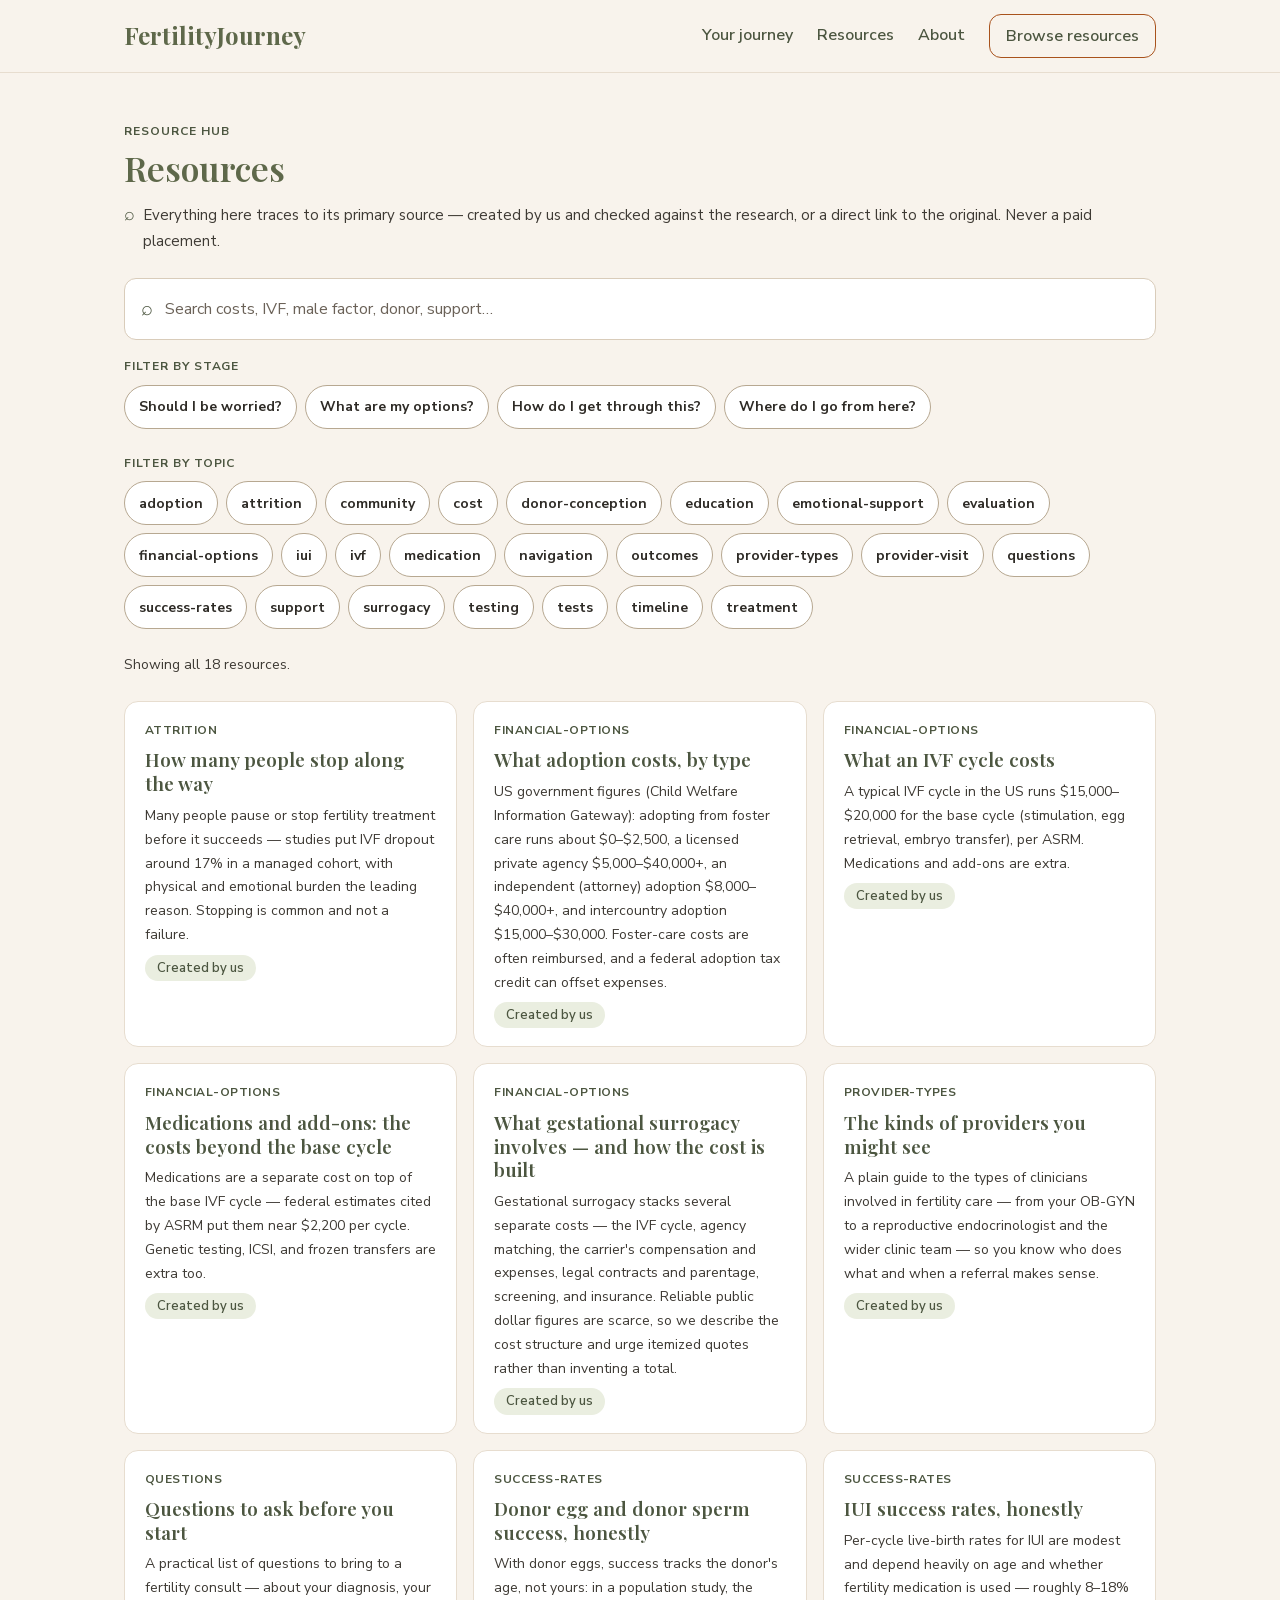
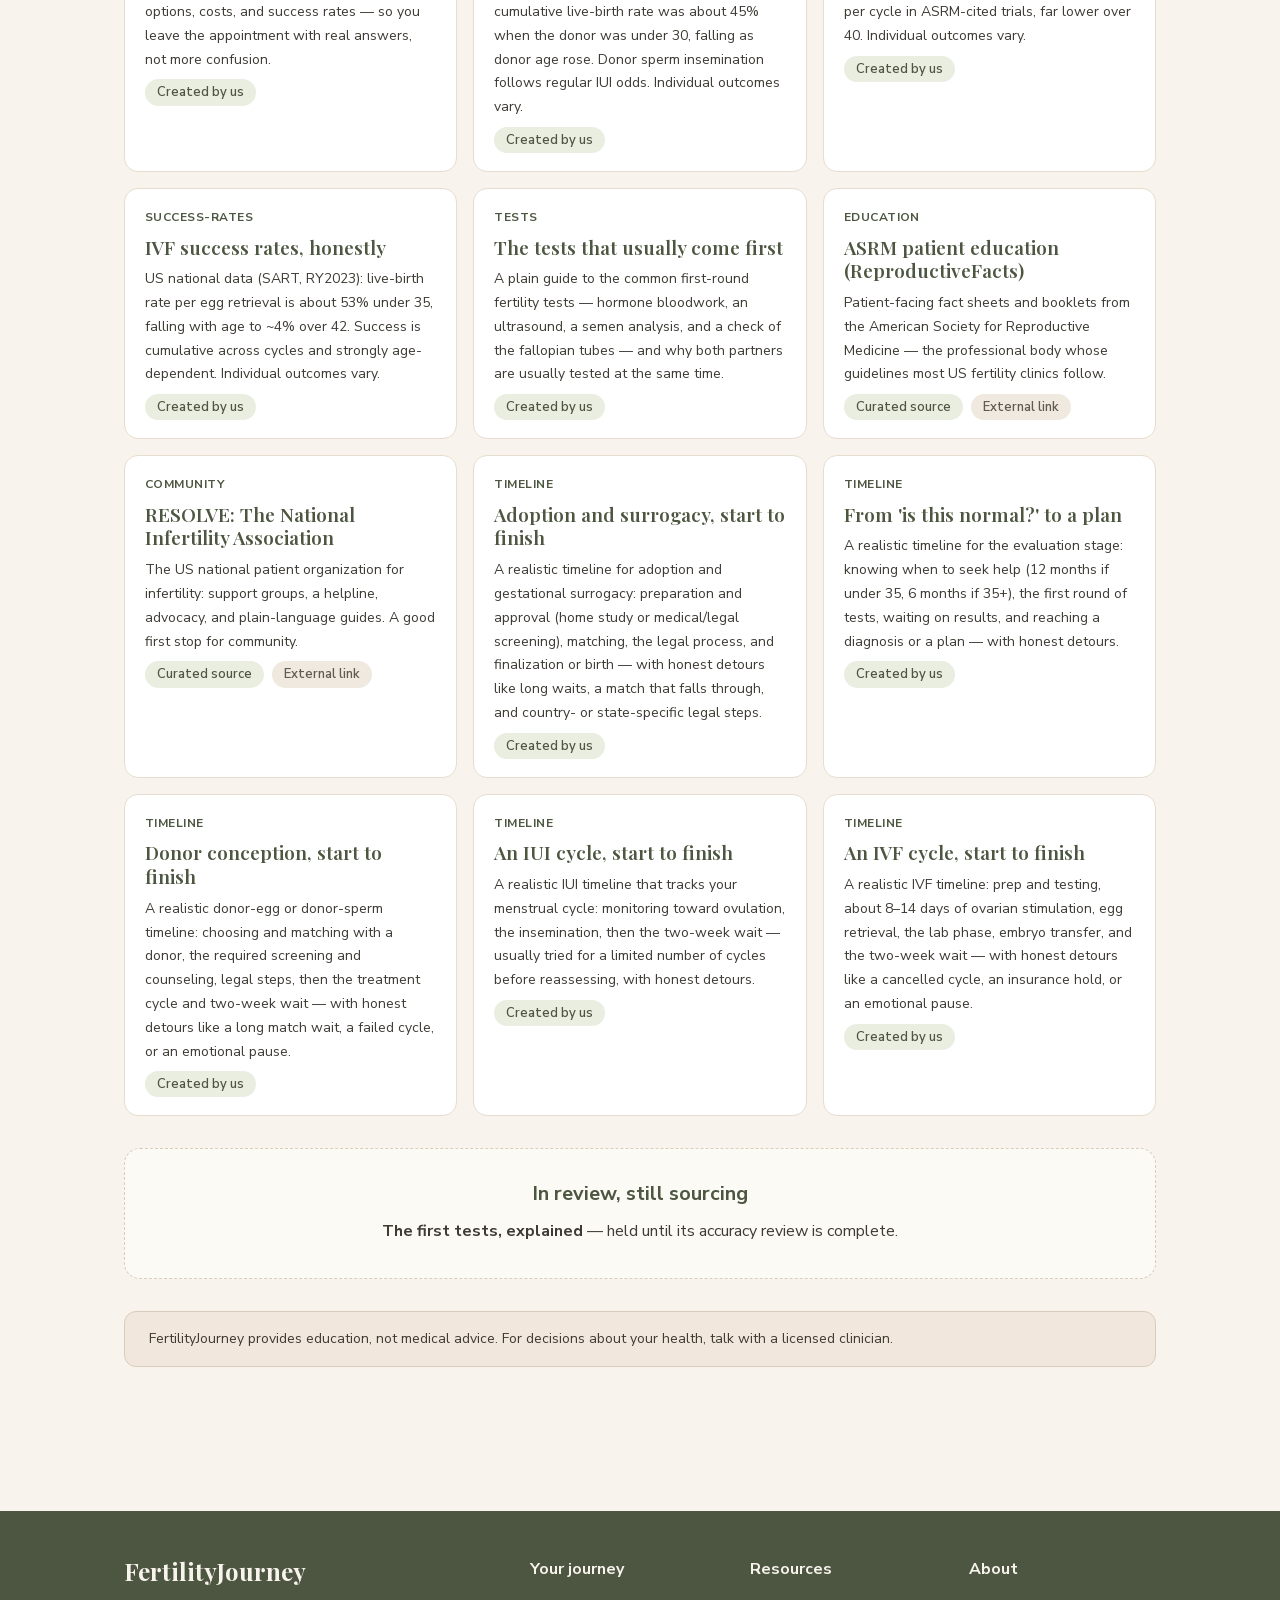
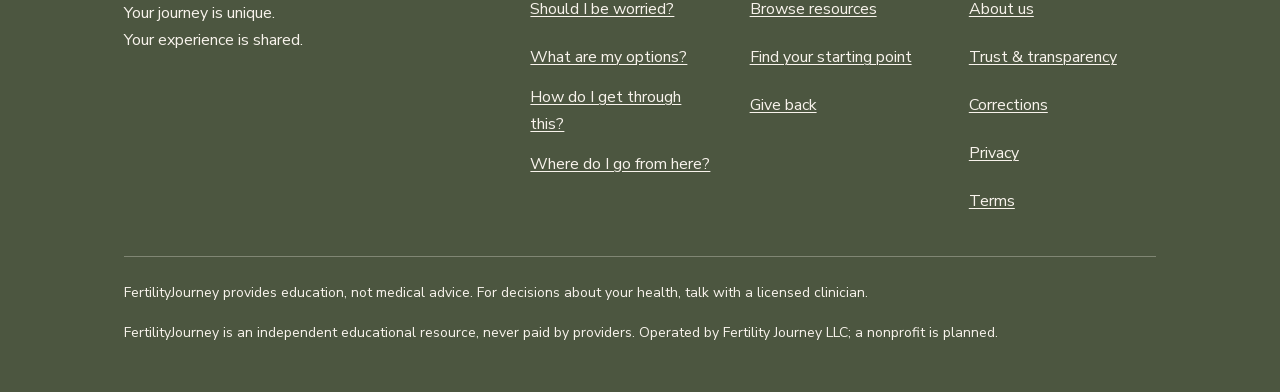
<file: resources/index.html>
<!DOCTYPE html><!--cQ6MYzU0wnVWuzYQneDF5--><html lang="en" class="__variable_082505 __variable_d96fa1"><head><meta charSet="utf-8"/><meta name="viewport" content="width=device-width, initial-scale=1"/><link rel="preload" href="/_next/static/media/68180864d7f93f02-s.p.woff2" as="font" crossorigin="" type="font/woff2"/><link rel="preload" href="/_next/static/media/78d0dd042ac6d54d-s.p.woff2" as="font" crossorigin="" type="font/woff2"/><link rel="preload" href="/_next/static/media/eaead17c7dbfcd5d-s.p.woff2" as="font" crossorigin="" type="font/woff2"/><link rel="stylesheet" href="/_next/static/css/0273ef32471c8bd7.css" data-precedence="next"/><link rel="preload" as="script" fetchPriority="low" href="/_next/static/chunks/webpack-b6d9324eb99711e1.js"/><script src="/_next/static/chunks/4bd1b696-c023c6e3521b1417.js" async=""></script><script src="/_next/static/chunks/255-64e783496c90356a.js" async=""></script><script src="/_next/static/chunks/main-app-56bd47e718545dc9.js" async=""></script><script src="/_next/static/chunks/619-ba102abea3e3d0e4.js" async=""></script><script src="/_next/static/chunks/app/page-975404823d92b261.js" async=""></script><script src="/_next/static/chunks/app/resources/page-0303274cd002acd0.js" async=""></script><script data-goatcounter="https://fertilityjourney.goatcounter.com/count" async="" src="//gc.zgo.at/count.js"></script><meta name="next-size-adjust" content=""/><title>Fertility resources, curated · FertilityJourney</title><meta name="description" content="A curated library of trusted fertility resources, each linked to its primary source. Independent, free, and never paid to include anyone."/><meta name="robots" content="index, follow"/><link rel="canonical" href="https://fertilityjourney.org/resources/"/><meta property="og:title" content="Curated, independent fertility resources"/><meta property="og:description" content="A curated library of trusted fertility resources, each linked to its primary source. Independent, free, and never paid to include anyone."/><meta property="og:url" content="https://fertilityjourney.org/resources/"/><meta property="og:site_name" content="FertilityJourney"/><meta property="og:type" content="website"/><meta name="twitter:card" content="summary"/><meta name="twitter:title" content="Curated, independent fertility resources"/><meta name="twitter:description" content="A curated library of trusted fertility resources, each linked to its primary source. Independent, free, and never paid to include anyone."/><script src="/_next/static/chunks/polyfills-42372ed130431b0a.js" noModule=""></script></head><body><div hidden=""><!--$--><!--/$--></div><script type="application/ld+json">{"@context":"https://schema.org","@graph":[{"@type":"Organization","@id":"https://fertilityjourney.org/#organization","name":"FertilityJourney","url":"https://fertilityjourney.org/","description":"An independent educational resource for people navigating infertility."},{"@type":"WebSite","@id":"https://fertilityjourney.org/#website","name":"FertilityJourney","url":"https://fertilityjourney.org/","publisher":{"@id":"https://fertilityjourney.org/#organization"}}]}</script><a href="#main" class="skip-link">Skip to main content</a><header class="site-header"><div class="container"><a class="wordmark" href="/">FertilityJourney</a><nav class="site-nav" aria-label="Main"><a href="/journey/">Your journey</a><a href="/resources/">Resources</a><a href="/about/">About</a><a class="cta-rust" href="/resources/">Browse resources</a></nav></div></header><main id="main"><div class="container page-main"><p class="eyebrow">Resource hub</p><h1>Resources</h1><p class="hub-subline"><span class="hub-subline-icon" aria-hidden="true">⌕</span>Everything here traces to its primary source — created by us and checked against the research, or a direct link to the original. Never a paid placement.</p><section aria-labelledby="hub-heading"><h2 id="hub-heading" class="sr-only">The library</h2><label for="hub-search" class="sr-only">Search the library</label><div class="hub-searchwrap"><span class="hub-search-icon" aria-hidden="true">⌕</span><input id="hub-search" type="search" placeholder="Search costs, IVF, male factor, donor, support…" class="hub-search" autoComplete="off" value=""/></div><fieldset class="hub-filters"><legend class="eyebrow">Filter by stage</legend><button type="button" class="filter-chip" aria-pressed="false">Should I be worried?</button><button type="button" class="filter-chip" aria-pressed="false">What are my options?</button><button type="button" class="filter-chip" aria-pressed="false">How do I get through this?</button><button type="button" class="filter-chip" aria-pressed="false">Where do I go from here?</button></fieldset><fieldset class="hub-filters"><legend class="eyebrow">Filter by topic</legend><button type="button" class="filter-chip" aria-pressed="false">adoption</button><button type="button" class="filter-chip" aria-pressed="false">attrition</button><button type="button" class="filter-chip" aria-pressed="false">community</button><button type="button" class="filter-chip" aria-pressed="false">cost</button><button type="button" class="filter-chip" aria-pressed="false">donor-conception</button><button type="button" class="filter-chip" aria-pressed="false">education</button><button type="button" class="filter-chip" aria-pressed="false">emotional-support</button><button type="button" class="filter-chip" aria-pressed="false">evaluation</button><button type="button" class="filter-chip" aria-pressed="false">financial-options</button><button type="button" class="filter-chip" aria-pressed="false">iui</button><button type="button" class="filter-chip" aria-pressed="false">ivf</button><button type="button" class="filter-chip" aria-pressed="false">medication</button><button type="button" class="filter-chip" aria-pressed="false">navigation</button><button type="button" class="filter-chip" aria-pressed="false">outcomes</button><button type="button" class="filter-chip" aria-pressed="false">provider-types</button><button type="button" class="filter-chip" aria-pressed="false">provider-visit</button><button type="button" class="filter-chip" aria-pressed="false">questions</button><button type="button" class="filter-chip" aria-pressed="false">success-rates</button><button type="button" class="filter-chip" aria-pressed="false">support</button><button type="button" class="filter-chip" aria-pressed="false">surrogacy</button><button type="button" class="filter-chip" aria-pressed="false">testing</button><button type="button" class="filter-chip" aria-pressed="false">tests</button><button type="button" class="filter-chip" aria-pressed="false">timeline</button><button type="button" class="filter-chip" aria-pressed="false">treatment</button></fieldset><p aria-live="polite" class="hub-count">Showing all 18 resources.</p><div class="card-grid"><a class="resource-card" href="/resources/#attrition-between-stages"><span class="rc-cat">Attrition</span><h3>How many people stop along the way</h3><p>Many people pause or stop fertility treatment before it succeeds — studies put IVF dropout around 17% in a managed cohort, with physical and emotional burden the leading reason. Stopping is common and not a failure.</p><p class="rc-chips" style="margin:0"><span class="chip chip-sage">Created by us</span></p></a><a class="resource-card" href="/resources/#cost-adoption"><span class="rc-cat">Financial-options</span><h3>What adoption costs, by type</h3><p>US government figures (Child Welfare Information Gateway): adopting from foster care runs about $0–$2,500, a licensed private agency $5,000–$40,000+, an independent (attorney) adoption $8,000–$40,000+, and intercountry adoption $15,000–$30,000. Foster-care costs are often reimbursed, and a federal adoption tax credit can offset expenses.</p><p class="rc-chips" style="margin:0"><span class="chip chip-sage">Created by us</span></p></a><a class="resource-card" href="/resources/#cost-ivf-cycle"><span class="rc-cat">Financial-options</span><h3>What an IVF cycle costs</h3><p>A typical IVF cycle in the US runs $15,000–$20,000 for the base cycle (stimulation, egg retrieval, embryo transfer), per ASRM. Medications and add-ons are extra.</p><p class="rc-chips" style="margin:0"><span class="chip chip-sage">Created by us</span></p></a><a class="resource-card" href="/resources/#cost-medication-and-extras"><span class="rc-cat">Financial-options</span><h3>Medications and add-ons: the costs beyond the base cycle</h3><p>Medications are a separate cost on top of the base IVF cycle — federal estimates cited by ASRM put them near $2,200 per cycle. Genetic testing, ICSI, and frozen transfers are extra too.</p><p class="rc-chips" style="margin:0"><span class="chip chip-sage">Created by us</span></p></a><a class="resource-card" href="/resources/#cost-surrogacy"><span class="rc-cat">Financial-options</span><h3>What gestational surrogacy involves — and how the cost is built</h3><p>Gestational surrogacy stacks several separate costs — the IVF cycle, agency matching, the carrier&#x27;s compensation and expenses, legal contracts and parentage, screening, and insurance. Reliable public dollar figures are scarce, so we describe the cost structure and urge itemized quotes rather than inventing a total.</p><p class="rc-chips" style="margin:0"><span class="chip chip-sage">Created by us</span></p></a><a class="resource-card" href="/resources/#provider-types"><span class="rc-cat">Provider-types</span><h3>The kinds of providers you might see</h3><p>A plain guide to the types of clinicians involved in fertility care — from your OB-GYN to a reproductive endocrinologist and the wider clinic team — so you know who does what and when a referral makes sense.</p><p class="rc-chips" style="margin:0"><span class="chip chip-sage">Created by us</span></p></a><a class="resource-card" href="/resources/#questions-to-ask"><span class="rc-cat">Questions</span><h3>Questions to ask before you start</h3><p>A practical list of questions to bring to a fertility consult — about your diagnosis, your options, costs, and success rates — so you leave the appointment with real answers, not more confusion.</p><p class="rc-chips" style="margin:0"><span class="chip chip-sage">Created by us</span></p></a><a class="resource-card" href="/resources/#success-rates-donor"><span class="rc-cat">Success-rates</span><h3>Donor egg and donor sperm success, honestly</h3><p>With donor eggs, success tracks the donor&#x27;s age, not yours: in a population study, the cumulative live-birth rate was about 45% when the donor was under 30, falling as donor age rose. Donor sperm insemination follows regular IUI odds. Individual outcomes vary.</p><p class="rc-chips" style="margin:0"><span class="chip chip-sage">Created by us</span></p></a><a class="resource-card" href="/resources/#success-rates-iui"><span class="rc-cat">Success-rates</span><h3>IUI success rates, honestly</h3><p>Per-cycle live-birth rates for IUI are modest and depend heavily on age and whether fertility medication is used — roughly 8–18% per cycle in ASRM-cited trials, far lower over 40. Individual outcomes vary.</p><p class="rc-chips" style="margin:0"><span class="chip chip-sage">Created by us</span></p></a><a class="resource-card" href="/resources/#success-rates-ivf"><span class="rc-cat">Success-rates</span><h3>IVF success rates, honestly</h3><p>US national data (SART, RY2023): live-birth rate per egg retrieval is about 53% under 35, falling with age to ~4% over 42. Success is cumulative across cycles and strongly age-dependent. Individual outcomes vary.</p><p class="rc-chips" style="margin:0"><span class="chip chip-sage">Created by us</span></p></a><a class="resource-card" href="/resources/#tests-before-treatment"><span class="rc-cat">Tests</span><h3>The tests that usually come first</h3><p>A plain guide to the common first-round fertility tests — hormone bloodwork, an ultrasound, a semen analysis, and a check of the fallopian tubes — and why both partners are usually tested at the same time.</p><p class="rc-chips" style="margin:0"><span class="chip chip-sage">Created by us</span></p></a><a class="resource-card" href="https://www.reproductivefacts.org" rel="noopener noreferrer"><span class="rc-cat">Education</span><h3>ASRM patient education (ReproductiveFacts)</h3><p>Patient-facing fact sheets and booklets from the American Society for Reproductive Medicine — the professional body whose guidelines most US fertility clinics follow.</p><p class="rc-chips" style="margin:0"><span class="chip chip-sage">Curated source</span><span class="chip">External link</span></p></a><a class="resource-card" href="https://resolve.org" rel="noopener noreferrer"><span class="rc-cat">Community</span><h3>RESOLVE: The National Infertility Association</h3><p>The US national patient organization for infertility: support groups, a helpline, advocacy, and plain-language guides. A good first stop for community.</p><p class="rc-chips" style="margin:0"><span class="chip chip-sage">Curated source</span><span class="chip">External link</span></p></a><a class="resource-card" href="/resources/#timeline-adoption-surrogacy"><span class="rc-cat">Timeline</span><h3>Adoption and surrogacy, start to finish</h3><p>A realistic timeline for adoption and gestational surrogacy: preparation and approval (home study or medical/legal screening), matching, the legal process, and finalization or birth — with honest detours like long waits, a match that falls through, and country- or state-specific legal steps.</p><p class="rc-chips" style="margin:0"><span class="chip chip-sage">Created by us</span></p></a><a class="resource-card" href="/resources/#timeline-diagnosis"><span class="rc-cat">Timeline</span><h3>From &#x27;is this normal?&#x27; to a plan</h3><p>A realistic timeline for the evaluation stage: knowing when to seek help (12 months if under 35, 6 months if 35+), the first round of tests, waiting on results, and reaching a diagnosis or a plan — with honest detours.</p><p class="rc-chips" style="margin:0"><span class="chip chip-sage">Created by us</span></p></a><a class="resource-card" href="/resources/#timeline-donor"><span class="rc-cat">Timeline</span><h3>Donor conception, start to finish</h3><p>A realistic donor-egg or donor-sperm timeline: choosing and matching with a donor, the required screening and counseling, legal steps, then the treatment cycle and two-week wait — with honest detours like a long match wait, a failed cycle, or an emotional pause.</p><p class="rc-chips" style="margin:0"><span class="chip chip-sage">Created by us</span></p></a><a class="resource-card" href="/resources/#timeline-iui"><span class="rc-cat">Timeline</span><h3>An IUI cycle, start to finish</h3><p>A realistic IUI timeline that tracks your menstrual cycle: monitoring toward ovulation, the insemination, then the two-week wait — usually tried for a limited number of cycles before reassessing, with honest detours.</p><p class="rc-chips" style="margin:0"><span class="chip chip-sage">Created by us</span></p></a><a class="resource-card" href="/resources/#timeline-ivf"><span class="rc-cat">Timeline</span><h3>An IVF cycle, start to finish</h3><p>A realistic IVF timeline: prep and testing, about 8–14 days of ovarian stimulation, egg retrieval, the lab phase, embryo transfer, and the two-week wait — with honest detours like a cancelled cycle, an insurance hold, or an emotional pause.</p><p class="rc-chips" style="margin:0"><span class="chip chip-sage">Created by us</span></p></a></div></section><div class="empty-state" style="margin-top:var(--space-6)"><h3>In review, still sourcing</h3><ul style="list-style:none;padding:0;margin:0"><li><strong>The first tests, explained</strong> — held until its accuracy review is complete.</li></ul></div><p class="disclaimer">FertilityJourney provides education, not medical advice. For decisions about your health, talk with a licensed clinician.</p></div><!--$--><!--/$--></main><footer class="site-footer"><div class="container"><div class="footer-grid"><div><p class="wordmark" style="color:var(--cream)">FertilityJourney</p><p>Your journey is unique.<br/>Your experience is shared.</p></div><nav aria-label="Your journey"><p class="footer-heading">Your journey</p><ul><li><a href="/journey/is-it-just-me/">Should I be worried?</a></li><li><a href="/journey/weighing-options/">What are my options?</a></li><li><a href="/journey/in-treatment/">How do I get through this?</a></li><li><a href="/journey/exploring-other-paths/">Where do I go from here?</a></li></ul></nav><nav aria-label="Resources"><p class="footer-heading">Resources</p><ul><li><a href="/resources/">Browse resources</a></li><li><a href="/quiz/">Find your starting point</a></li><li><a href="/give-back/">Give back</a></li></ul></nav><nav aria-label="About and trust"><p class="footer-heading">About</p><ul><li><a href="/about/">About us</a></li><li><a href="/trust/">Trust &amp; transparency</a></li><li><a href="/corrections/">Corrections</a></li><li><a href="/privacy/">Privacy</a></li><li><a href="/terms/">Terms</a></li></ul></nav></div><div class="footer-disclaimer"><p>FertilityJourney provides education, not medical advice. For decisions about your health, talk with a licensed clinician.</p><p style="margin:0">FertilityJourney is an independent educational resource, never paid by providers. Operated by Fertility Journey LLC; a nonprofit is planned.</p></div></div></footer><script src="/_next/static/chunks/webpack-b6d9324eb99711e1.js" id="_R_" async=""></script><script>(self.__next_f=self.__next_f||[]).push([0])</script><script>self.__next_f.push([1,"1:\"$Sreact.fragment\"\n2:I[2619,[\"619\",\"static/chunks/619-ba102abea3e3d0e4.js\",\"974\",\"static/chunks/app/page-975404823d92b261.js\"],\"\"]\n3:I[9766,[],\"\"]\n4:I[8924,[],\"\"]\nc:I[7150,[],\"\"]\n:HL[\"/_next/static/media/68180864d7f93f02-s.p.woff2\",\"font\",{\"crossOrigin\":\"\",\"type\":\"font/woff2\"}]\n:HL[\"/_next/static/media/78d0dd042ac6d54d-s.p.woff2\",\"font\",{\"crossOrigin\":\"\",\"type\":\"font/woff2\"}]\n:HL[\"/_next/static/media/eaead17c7dbfcd5d-s.p.woff2\",\"font\",{\"crossOrigin\":\"\",\"type\":\"font/woff2\"}]\n:HL[\"/_next/static/css/0273ef32471c8bd7.css\",\"style\"]\n"])</script><script>self.__next_f.push([1,"0:{\"P\":null,\"b\":\"cQ6MYzU0wnVWuzYQneDF5\",\"p\":\"\",\"c\":[\"\",\"resources\",\"\"],\"i\":false,\"f\":[[[\"\",{\"children\":[\"resources\",{\"children\":[\"__PAGE__\",{}]}]},\"$undefined\",\"$undefined\",true],[\"\",[\"$\",\"$1\",\"c\",{\"children\":[[[\"$\",\"link\",\"0\",{\"rel\":\"stylesheet\",\"href\":\"/_next/static/css/0273ef32471c8bd7.css\",\"precedence\":\"next\",\"crossOrigin\":\"$undefined\",\"nonce\":\"$undefined\"}]],[\"$\",\"html\",null,{\"lang\":\"en\",\"className\":\"__variable_082505 __variable_d96fa1\",\"children\":[\"$\",\"body\",null,{\"children\":[[\"$\",\"script\",null,{\"type\":\"application/ld+json\",\"dangerouslySetInnerHTML\":{\"__html\":\"{\\\"@context\\\":\\\"https://schema.org\\\",\\\"@graph\\\":[{\\\"@type\\\":\\\"Organization\\\",\\\"@id\\\":\\\"https://fertilityjourney.org/#organization\\\",\\\"name\\\":\\\"FertilityJourney\\\",\\\"url\\\":\\\"https://fertilityjourney.org/\\\",\\\"description\\\":\\\"An independent educational resource for people navigating infertility.\\\"},{\\\"@type\\\":\\\"WebSite\\\",\\\"@id\\\":\\\"https://fertilityjourney.org/#website\\\",\\\"name\\\":\\\"FertilityJourney\\\",\\\"url\\\":\\\"https://fertilityjourney.org/\\\",\\\"publisher\\\":{\\\"@id\\\":\\\"https://fertilityjourney.org/#organization\\\"}}]}\"}}],[\"$\",\"a\",null,{\"href\":\"#main\",\"className\":\"skip-link\",\"children\":\"Skip to main content\"}],[\"$\",\"header\",null,{\"className\":\"site-header\",\"children\":[\"$\",\"div\",null,{\"className\":\"container\",\"children\":[[\"$\",\"$L2\",null,{\"href\":\"/\",\"className\":\"wordmark\",\"children\":\"FertilityJourney\"}],[\"$\",\"nav\",null,{\"className\":\"site-nav\",\"aria-label\":\"Main\",\"children\":[[\"$\",\"$L2\",null,{\"href\":\"/journey/\",\"children\":\"Your journey\"}],[\"$\",\"$L2\",null,{\"href\":\"/resources/\",\"children\":\"Resources\"}],[\"$\",\"$L2\",null,{\"href\":\"/about/\",\"children\":\"About\"}],[\"$\",\"$L2\",null,{\"href\":\"/resources/\",\"className\":\"cta-rust\",\"children\":\"Browse resources\"}]]}]]}]}],[\"$\",\"main\",null,{\"id\":\"main\",\"children\":[\"$\",\"$L3\",null,{\"parallelRouterKey\":\"children\",\"error\":\"$undefined\",\"errorStyles\":\"$undefined\",\"errorScripts\":\"$undefined\",\"template\":[\"$\",\"$L4\",null,{}],\"templateStyles\":\"$undefined\",\"templateScripts\":\"$undefined\",\"notFound\":[[\"$\",\"div\",null,{\"className\":\"container page-main\",\"style\":{\"maxWidth\":640},\"children\":[[\"$\",\"p\",null,{\"className\":\"eyebrow\",\"children\":\"We couldn’t find that page\"}],[\"$\",\"h1\",null,{\"children\":\"This page isn’t here. But you still are.\"}],[\"$\",\"p\",null,{\"className\":\"body-lg\",\"children\":\"The link may have moved or the address may have a typo. Wherever you are in this, here are good places to pick back up.\"}],[\"$\",\"ul\",null,{\"className\":\"checkpoint-list\",\"style\":{\"marginTop\":\"var(--space-6)\"},\"children\":[[\"$\",\"li\",null,{\"children\":[\"$\",\"$L2\",null,{\"href\":\"/journey/\",\"children\":\"Find answers for where you are right now\"}]}],[\"$\",\"li\",null,{\"children\":[\"$\",\"$L2\",null,{\"href\":\"/resources/\",\"children\":\"Browse the resource library\"}]}],[\"$\",\"li\",null,{\"children\":[\"$\",\"$L2\",null,{\"href\":\"/quiz/\",\"children\":\"Not sure where to start? Take the 2-minute quiz\"}]}]]}]]}],[]],\"forbidden\":\"$undefined\",\"unauthorized\":\"$undefined\"}]}],[\"$\",\"footer\",null,{\"className\":\"site-footer\",\"children\":[\"$\",\"div\",null,{\"className\":\"container\",\"children\":[[\"$\",\"div\",null,{\"className\":\"footer-grid\",\"children\":[[\"$\",\"div\",null,{\"children\":[[\"$\",\"p\",null,{\"className\":\"wordmark\",\"style\":{\"color\":\"var(--cream)\"},\"children\":\"FertilityJourney\"}],[\"$\",\"p\",null,{\"children\":[\"Your journey is unique.\",[\"$\",\"br\",null,{}],\"Your experience is shared.\"]}]]}],[\"$\",\"nav\",null,{\"aria-label\":\"Your journey\",\"children\":[[\"$\",\"p\",null,{\"className\":\"footer-heading\",\"children\":\"Your journey\"}],[\"$\",\"ul\",null,{\"children\":[[\"$\",\"li\",\"is-it-just-me\",{\"children\":[\"$\",\"$L2\",null,{\"href\":\"/journey/is-it-just-me/\",\"children\":\"Should I be worried?\"}]}],[\"$\",\"li\",\"weighing-options\",{\"children\":[\"$\",\"$L2\",null,{\"href\":\"/journey/weighing-options/\",\"children\":\"What are my options?\"}]}],[\"$\",\"li\",\"in-treatment\",{\"children\":[\"$\",\"$L2\",null,{\"href\":\"/journey/in-treatment/\",\"children\":\"How do I get through this?\"}]}],[\"$\",\"li\",\"exploring-other-paths\",{\"children\":[\"$\",\"$L2\",null,{\"href\":\"/journey/exploring-other-paths/\",\"children\":\"Where do I go from here?\"}]}]]}]]}],[\"$\",\"nav\",null,{\"aria-label\":\"Resources\",\"children\":[[\"$\",\"p\",null,{\"className\":\"footer-heading\",\"children\":\"Resources\"}],[\"$\",\"ul\",null,{\"children\":[[\"$\",\"li\",null,{\"children\":[\"$\",\"$L2\",null,{\"href\":\"/resources/\",\"children\":\"Browse resources\"}]}],[\"$\",\"li\",null,{\"children\":[\"$\",\"$L2\",null,{\"href\":\"/quiz/\",\"children\":\"Find your starting point\"}]}],[\"$\",\"li\",null,{\"children\":[\"$\",\"$L2\",null,{\"href\":\"/give-back/\",\"children\":\"Give back\"}]}]]}]]}],[\"$\",\"nav\",null,{\"aria-label\":\"About and trust\",\"children\":[[\"$\",\"p\",null,{\"className\":\"footer-heading\",\"children\":\"About\"}],[\"$\",\"ul\",null,{\"children\":[[\"$\",\"li\",null,{\"children\":[\"$\",\"$L2\",null,{\"href\":\"/about/\",\"children\":\"About us\"}]}],[\"$\",\"li\",null,{\"children\":[\"$\",\"$L2\",null,{\"href\":\"/trust/\",\"children\":\"Trust \u0026 transparency\"}]}],[\"$\",\"li\",null,{\"children\":[\"$\",\"$L2\",null,{\"href\":\"/corrections/\",\"children\":\"Corrections\"}]}],\"$L5\",\"$L6\"]}]]}]]}],\"$L7\"]}]}],\"$L8\"]}]}]]}],{\"children\":[\"resources\",\"$L9\",{\"children\":[\"__PAGE__\",\"$La\",{},null,false]},null,false]},null,false],\"$Lb\",false]],\"m\":\"$undefined\",\"G\":[\"$c\",[]],\"s\":false,\"S\":true}\n"])</script><script>self.__next_f.push([1,"d:I[3947,[\"752\",\"static/chunks/app/resources/page-0303274cd002acd0.js\"],\"ResourceHub\"]\n11:I[4431,[],\"ViewportBoundary\"]\n13:I[4431,[],\"MetadataBoundary\"]\n14:\"$Sreact.suspense\"\n5:[\"$\",\"li\",null,{\"children\":[\"$\",\"$L2\",null,{\"href\":\"/privacy/\",\"children\":\"Privacy\"}]}]\n6:[\"$\",\"li\",null,{\"children\":[\"$\",\"$L2\",null,{\"href\":\"/terms/\",\"children\":\"Terms\"}]}]\n7:[\"$\",\"div\",null,{\"className\":\"footer-disclaimer\",\"children\":[[\"$\",\"p\",null,{\"children\":\"FertilityJourney provides education, not medical advice. For decisions about your health, talk with a licensed clinician.\"}],[\"$\",\"p\",null,{\"style\":{\"margin\":0},\"children\":\"FertilityJourney is an independent educational resource, never paid by providers. Operated by Fertility Journey LLC; a nonprofit is planned.\"}]]}]\n8:[\"$\",\"script\",null,{\"data-goatcounter\":\"https://fertilityjourney.goatcounter.com/count\",\"async\":true,\"src\":\"//gc.zgo.at/count.js\"}]\n9:[\"$\",\"$1\",\"c\",{\"children\":[null,[\"$\",\"$L3\",null,{\"parallelRouterKey\":\"children\",\"error\":\"$undefined\",\"errorStyles\":\"$undefined\",\"errorScripts\":\"$undefined\",\"template\":[\"$\",\"$L4\",null,{}],\"templateStyles\":\"$undefined\",\"templateScripts\":\"$undefined\",\"notFound\":\"$undefined\",\"forbidden\":\"$undefined\",\"unauthorized\":\"$undefined\"}]]}]\n"])</script><script>self.__next_f.push([1,"a:[\"$\",\"$1\",\"c\",{\"children\":[[\"$\",\"div\",null,{\"className\":\"container page-main\",\"children\":[[\"$\",\"p\",null,{\"className\":\"eyebrow\",\"children\":\"Resource hub\"}],[\"$\",\"h1\",null,{\"children\":\"Resources\"}],[\"$\",\"p\",null,{\"className\":\"hub-subline\",\"children\":[[\"$\",\"span\",null,{\"className\":\"hub-subline-icon\",\"aria-hidden\":\"true\",\"children\":\"⌕\"}],\"Everything here traces to its primary source — created by us and checked against the research, or a direct link to the original. Never a paid placement.\"]}],[\"$\",\"$Ld\",null,{\"items\":[{\"slug\":\"attrition-between-stages\",\"title\":\"How many people stop along the way\",\"summary\":\"Many people pause or stop fertility treatment before it succeeds — studies put IVF dropout around 17% in a managed cohort, with physical and emotional burden the leading reason. Stopping is common and not a failure.\",\"origin\":\"created\",\"aiSummarized\":false,\"externalUrl\":\"$undefined\",\"topics\":[\"attrition\",\"outcomes\",\"emotional-support\"],\"journeyStages\":[\"weighing-options\",\"in-treatment\",\"exploring-other-paths\"],\"clinicianReview\":\"$undefined\"},{\"slug\":\"cost-adoption\",\"title\":\"What adoption costs, by type\",\"summary\":\"US government figures (Child Welfare Information Gateway): adopting from foster care runs about $0–$2,500, a licensed private agency $5,000–$40,000+, an independent (attorney) adoption $8,000–$40,000+, and intercountry adoption $15,000–$30,000. Foster-care costs are often reimbursed, and a federal adoption tax credit can offset expenses.\",\"origin\":\"created\",\"aiSummarized\":false,\"externalUrl\":\"$undefined\",\"topics\":[\"financial-options\",\"cost\",\"adoption\"],\"journeyStages\":[\"exploring-other-paths\"],\"clinicianReview\":\"$undefined\"},{\"slug\":\"cost-ivf-cycle\",\"title\":\"What an IVF cycle costs\",\"summary\":\"A typical IVF cycle in the US runs $15,000–$20,000 for the base cycle (stimulation, egg retrieval, embryo transfer), per ASRM. Medications and add-ons are extra.\",\"origin\":\"created\",\"aiSummarized\":false,\"externalUrl\":\"$undefined\",\"topics\":[\"financial-options\",\"cost\",\"ivf\"],\"journeyStages\":[\"weighing-options\",\"in-treatment\"],\"clinicianReview\":\"$undefined\"},{\"slug\":\"cost-medication-and-extras\",\"title\":\"Medications and add-ons: the costs beyond the base cycle\",\"summary\":\"Medications are a separate cost on top of the base IVF cycle — federal estimates cited by ASRM put them near $2,200 per cycle. Genetic testing, ICSI, and frozen transfers are extra too.\",\"origin\":\"created\",\"aiSummarized\":false,\"externalUrl\":\"$undefined\",\"topics\":[\"financial-options\",\"cost\",\"medication\"],\"journeyStages\":[\"weighing-options\",\"in-treatment\"],\"clinicianReview\":\"$undefined\"},{\"slug\":\"cost-surrogacy\",\"title\":\"What gestational surrogacy involves — and how the cost is built\",\"summary\":\"Gestational surrogacy stacks several separate costs — the IVF cycle, agency matching, the carrier's compensation and expenses, legal contracts and parentage, screening, and insurance. Reliable public dollar figures are scarce, so we describe the cost structure and urge itemized quotes rather than inventing a total.\",\"origin\":\"created\",\"aiSummarized\":false,\"externalUrl\":\"$undefined\",\"topics\":[\"financial-options\",\"cost\",\"surrogacy\"],\"journeyStages\":[\"exploring-other-paths\"],\"clinicianReview\":\"$undefined\"},{\"slug\":\"provider-types\",\"title\":\"The kinds of providers you might see\",\"summary\":\"A plain guide to the types of clinicians involved in fertility care — from your OB-GYN to a reproductive endocrinologist and the wider clinic team — so you know who does what and when a referral makes sense.\",\"origin\":\"created\",\"aiSummarized\":false,\"externalUrl\":\"$undefined\",\"topics\":[\"provider-types\",\"navigation\"],\"journeyStages\":[\"is-it-just-me\",\"weighing-options\",\"in-treatment\",\"exploring-other-paths\"],\"clinicianReview\":\"$undefined\"},{\"slug\":\"questions-to-ask\",\"title\":\"Questions to ask before you start\",\"summary\":\"A practical list of questions to bring to a fertility consult — about your diagnosis, your options, costs, and success rates — so you leave the appointment with real answers, not more confusion.\",\"origin\":\"created\",\"aiSummarized\":false,\"externalUrl\":\"$undefined\",\"topics\":[\"questions\",\"provider-visit\"],\"journeyStages\":[\"weighing-options\",\"in-treatment\"],\"clinicianReview\":\"$undefined\"},{\"slug\":\"success-rates-donor\",\"title\":\"Donor egg and donor sperm success, honestly\",\"summary\":\"With donor eggs, success tracks the donor's age, not yours: in a population study, the cumulative live-birth rate was about 45% when the donor was under 30, falling as donor age rose. Donor sperm insemination follows regular IUI odds. Individual outcomes vary.\",\"origin\":\"created\",\"aiSummarized\":false,\"externalUrl\":\"$undefined\",\"topics\":[\"success-rates\",\"donor-conception\",\"outcomes\"],\"journeyStages\":[\"weighing-options\",\"exploring-other-paths\"],\"clinicianReview\":\"$undefined\"},{\"slug\":\"success-rates-iui\",\"title\":\"IUI success rates, honestly\",\"summary\":\"Per-cycle live-birth rates for IUI are modest and depend heavily on age and whether fertility medication is used — roughly 8–18% per cycle in ASRM-cited trials, far lower over 40. Individual outcomes vary.\",\"origin\":\"created\",\"aiSummarized\":false,\"externalUrl\":\"$undefined\",\"topics\":[\"success-rates\",\"iui\",\"outcomes\"],\"journeyStages\":[\"weighing-options\",\"in-treatment\"],\"clinicianReview\":\"$undefined\"},{\"slug\":\"success-rates-ivf\",\"title\":\"IVF success rates, honestly\",\"summary\":\"US national data (SART, RY2023): live-birth rate per egg retrieval is about 53% under 35, falling with age to ~4% over 42. Success is cumulative across cycles and strongly age-dependent. Individual outcomes vary.\",\"origin\":\"created\",\"aiSummarized\":false,\"externalUrl\":\"$undefined\",\"topics\":[\"success-rates\",\"ivf\",\"outcomes\"],\"journeyStages\":[\"weighing-options\",\"in-treatment\"],\"clinicianReview\":\"$undefined\"},{\"slug\":\"tests-before-treatment\",\"title\":\"The tests that usually come first\",\"summary\":\"A plain guide to the common first-round fertility tests — hormone bloodwork, an ultrasound, a semen analysis, and a check of the fallopian tubes — and why both partners are usually tested at the same time.\",\"origin\":\"created\",\"aiSummarized\":false,\"externalUrl\":\"$undefined\",\"topics\":[\"tests\",\"evaluation\"],\"journeyStages\":[\"is-it-just-me\",\"weighing-options\"],\"clinicianReview\":\"$undefined\"},{\"slug\":\"asrm-patient-resources\",\"title\":\"ASRM patient education (ReproductiveFacts)\",\"summary\":\"Patient-facing fact sheets and booklets from the American Society for Reproductive Medicine — the professional body whose guidelines most US fertility clinics follow.\",\"origin\":\"curated\",\"aiSummarized\":false,\"externalUrl\":\"https://www.reproductivefacts.org\",\"topics\":[\"education\",\"testing\",\"treatment\"],\"journeyStages\":[\"is-it-just-me\",\"weighing-options\",\"in-treatment\"],\"clinicianReview\":\"$undefined\"},{\"slug\":\"resolve-support\",\"title\":\"RESOLVE: The National Infertility Association\",\"summary\":\"The US national patient organization for infertility: support groups, a helpline, advocacy, and plain-language guides. A good first stop for community.\",\"origin\":\"curated\",\"aiSummarized\":false,\"externalUrl\":\"https://resolve.org\",\"topics\":[\"community\",\"support\"],\"journeyStages\":[\"is-it-just-me\",\"weighing-options\",\"in-treatment\",\"exploring-other-paths\"],\"clinicianReview\":\"$undefined\"},{\"slug\":\"timeline-adoption-surrogacy\",\"title\":\"Adoption and surrogacy, start to finish\",\"summary\":\"A realistic timeline for adoption and gestational surrogacy: preparation and approval (home study or medical/legal screening), matching, the legal process, and finalization or birth — with honest detours like long waits, a match that falls through, and country- or state-specific legal steps.\",\"origin\":\"created\",\"aiSummarized\":false,\"externalUrl\":\"$undefined\",\"topics\":[\"timeline\",\"adoption\",\"surrogacy\"],\"journeyStages\":[\"exploring-other-paths\"],\"clinicianReview\":\"$undefined\"},{\"slug\":\"timeline-diagnosis\",\"title\":\"From 'is this normal?' to a plan\",\"summary\":\"A realistic timeline for the evaluation stage: knowing when to seek help (12 months if under 35, 6 months if 35+), the first round of tests, waiting on results, and reaching a diagnosis or a plan — with honest detours.\",\"origin\":\"created\",\"aiSummarized\":false,\"externalUrl\":\"$undefined\",\"topics\":[\"timeline\",\"evaluation\",\"testing\"],\"journeyStages\":[\"is-it-just-me\",\"weighing-options\"],\"clinicianReview\":\"$undefined\"},{\"slug\":\"timeline-donor\",\"title\":\"Donor conception, start to finish\",\"summary\":\"A realistic donor-egg or donor-sperm timeline: choosing and matching with a donor, the required screening and counseling, legal steps, then the treatment cycle and two-week wait — with honest detours like a long match wait, a failed cycle, or an emotional pause.\",\"origin\":\"created\",\"aiSummarized\":false,\"externalUrl\":\"$undefined\",\"topics\":[\"timeline\",\"donor-conception\"],\"journeyStages\":[\"weighing-options\",\"exploring-other-paths\"],\"clinicianReview\":\"$undefined\"},{\"slug\":\"timeline-iui\",\"title\":\"An IUI cycle, start to finish\",\"summary\":\"A realistic IUI timeline that tracks your menstrual cycle: monitoring toward ovulation, the insemination, then the two-week wait — usually tried for a limited number of cycles before reassessing, with honest detours.\",\"origin\":\"created\",\"aiSummarized\":false,\"externalUrl\":\"$undefined\",\"topics\":[\"timeline\",\"iui\"],\"journeyStages\":[\"weighing-options\",\"in-treatment\"],\"clinicianReview\":\"$undefined\"},{\"slug\":\"timeline-ivf\",\"title\":\"An IVF cycle, start to finish\",\"summary\":\"A realistic IVF timeline: prep and testing, about 8–14 days of ovarian stimulation, egg retrieval, the lab phase, embryo transfer, and the two-week wait — with honest detours like a cancelled cycle, an insurance hold, or an emotional pause.\",\"origin\":\"created\",\"aiSummarized\":false,\"externalUrl\":\"$undefined\",\"topics\":[\"timeline\",\"ivf\"],\"journeyStages\":[\"weighing-options\",\"in-treatment\"],\"clinicianReview\":\"$undefined\"}]}],\"$Le\",\"$Lf\"]}],null,\"$L10\"]}]\n"])</script><script>self.__next_f.push([1,"b:[\"$\",\"$1\",\"h\",{\"children\":[null,[[\"$\",\"$L11\",null,{\"children\":\"$L12\"}],[\"$\",\"meta\",null,{\"name\":\"next-size-adjust\",\"content\":\"\"}]],[\"$\",\"$L13\",null,{\"children\":[\"$\",\"div\",null,{\"hidden\":true,\"children\":[\"$\",\"$14\",null,{\"fallback\":null,\"children\":\"$L15\"}]}]}]]}]\n"])</script><script>self.__next_f.push([1,"16:I[4431,[],\"OutletBoundary\"]\n18:I[5278,[],\"AsyncMetadataOutlet\"]\ne:[\"$\",\"div\",null,{\"className\":\"empty-state\",\"style\":{\"marginTop\":\"var(--space-6)\"},\"children\":[[\"$\",\"h3\",null,{\"children\":\"In review, still sourcing\"}],[\"$\",\"ul\",null,{\"style\":{\"listStyle\":\"none\",\"padding\":0,\"margin\":0},\"children\":[[\"$\",\"li\",\"first-tests-explained\",{\"children\":[[\"$\",\"strong\",null,{\"children\":\"The first tests, explained\"}],\" — held until its accuracy review is complete.\"]}]]}]]}]\nf:[\"$\",\"p\",null,{\"className\":\"disclaimer\",\"children\":\"FertilityJourney provides education, not medical advice. For decisions about your health, talk with a licensed clinician.\"}]\n10:[\"$\",\"$L16\",null,{\"children\":[\"$L17\",[\"$\",\"$L18\",null,{\"promise\":\"$@19\"}]]}]\n"])</script><script>self.__next_f.push([1,"12:[[\"$\",\"meta\",\"0\",{\"charSet\":\"utf-8\"}],[\"$\",\"meta\",\"1\",{\"name\":\"viewport\",\"content\":\"width=device-width, initial-scale=1\"}]]\n"])</script><script>self.__next_f.push([1,"17:null\n"])</script><script>self.__next_f.push([1,"19:{\"metadata\":[[\"$\",\"title\",\"0\",{\"children\":\"Fertility resources, curated · FertilityJourney\"}],[\"$\",\"meta\",\"1\",{\"name\":\"description\",\"content\":\"A curated library of trusted fertility resources, each linked to its primary source. Independent, free, and never paid to include anyone.\"}],[\"$\",\"meta\",\"2\",{\"name\":\"robots\",\"content\":\"index, follow\"}],[\"$\",\"link\",\"3\",{\"rel\":\"canonical\",\"href\":\"https://fertilityjourney.org/resources/\"}],[\"$\",\"meta\",\"4\",{\"property\":\"og:title\",\"content\":\"Curated, independent fertility resources\"}],[\"$\",\"meta\",\"5\",{\"property\":\"og:description\",\"content\":\"A curated library of trusted fertility resources, each linked to its primary source. Independent, free, and never paid to include anyone.\"}],[\"$\",\"meta\",\"6\",{\"property\":\"og:url\",\"content\":\"https://fertilityjourney.org/resources/\"}],[\"$\",\"meta\",\"7\",{\"property\":\"og:site_name\",\"content\":\"FertilityJourney\"}],[\"$\",\"meta\",\"8\",{\"property\":\"og:type\",\"content\":\"website\"}],[\"$\",\"meta\",\"9\",{\"name\":\"twitter:card\",\"content\":\"summary\"}],[\"$\",\"meta\",\"10\",{\"name\":\"twitter:title\",\"content\":\"Curated, independent fertility resources\"}],[\"$\",\"meta\",\"11\",{\"name\":\"twitter:description\",\"content\":\"A curated library of trusted fertility resources, each linked to its primary source. Independent, free, and never paid to include anyone.\"}]],\"error\":null,\"digest\":\"$undefined\"}\n"])</script><script>self.__next_f.push([1,"15:\"$19:metadata\"\n"])</script></body></html>
</file>
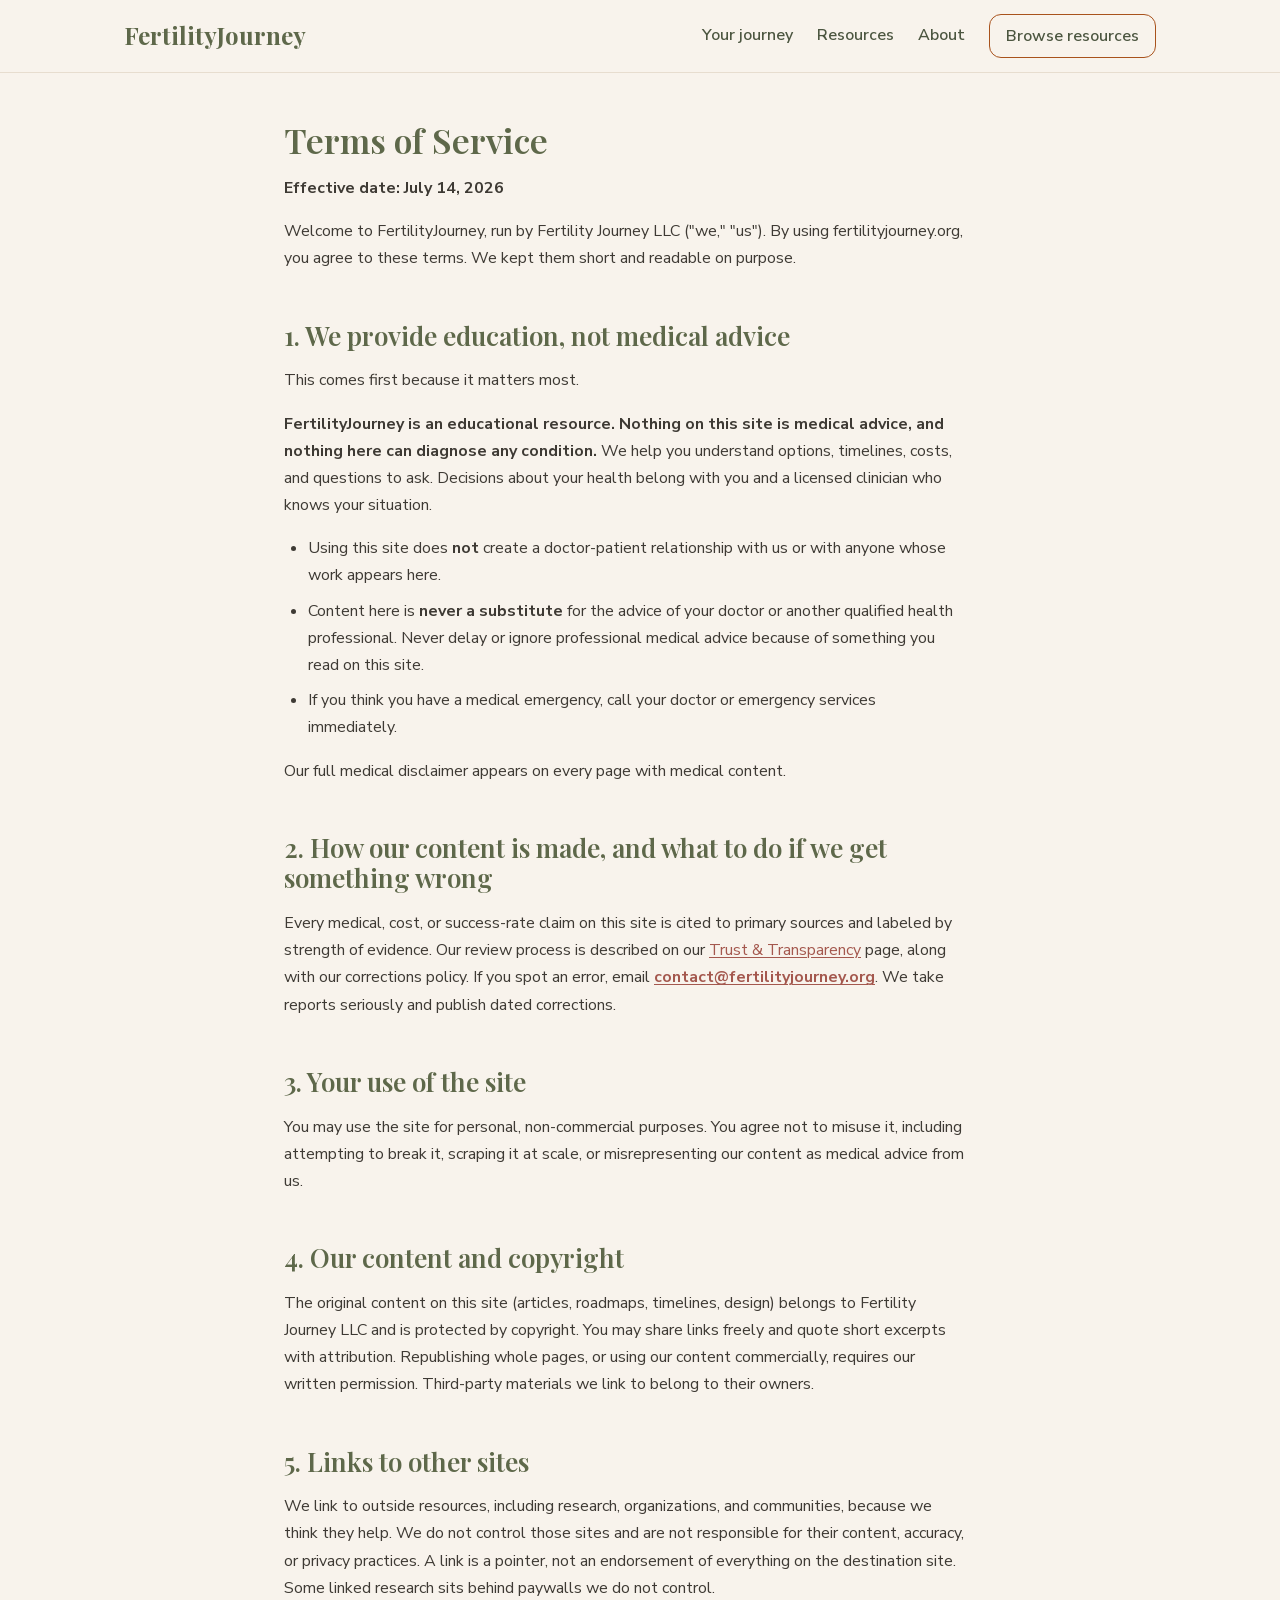
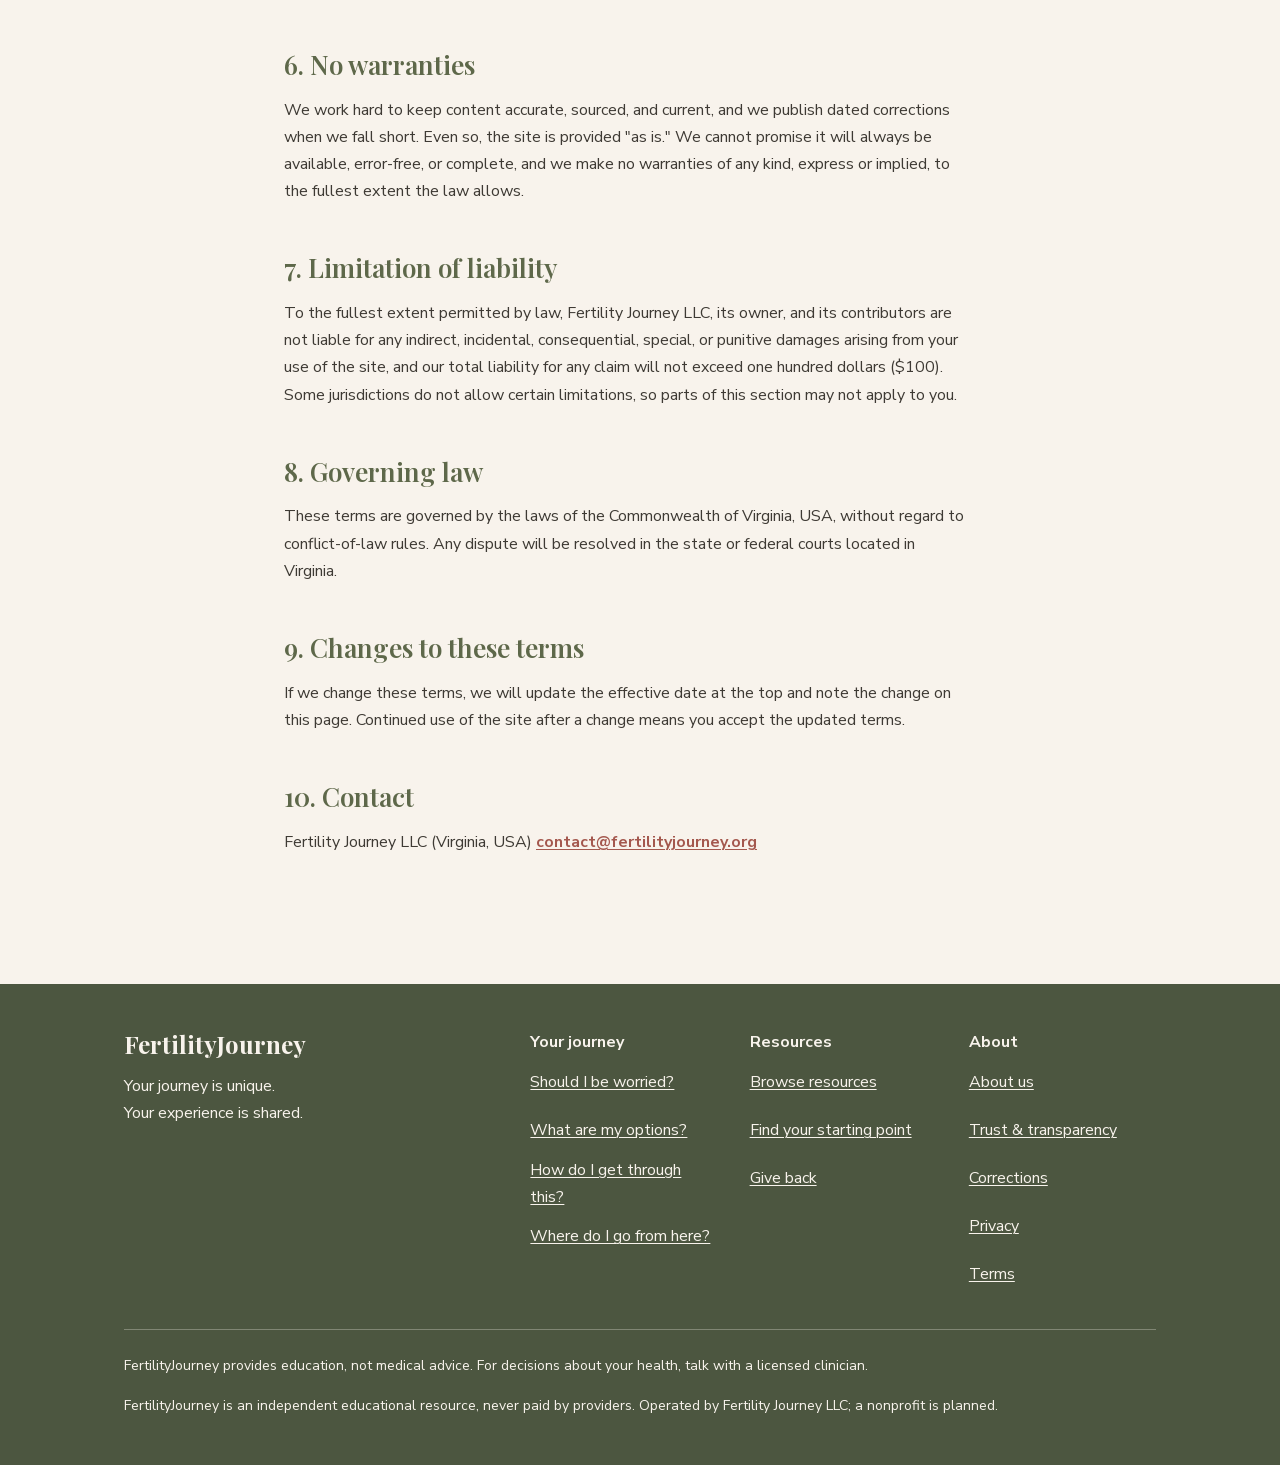
<file: terms/index.html>
<!DOCTYPE html><!--cQ6MYzU0wnVWuzYQneDF5--><html lang="en" class="__variable_082505 __variable_d96fa1"><head><meta charSet="utf-8"/><meta name="viewport" content="width=device-width, initial-scale=1"/><link rel="preload" href="/_next/static/media/68180864d7f93f02-s.p.woff2" as="font" crossorigin="" type="font/woff2"/><link rel="preload" href="/_next/static/media/78d0dd042ac6d54d-s.p.woff2" as="font" crossorigin="" type="font/woff2"/><link rel="preload" href="/_next/static/media/eaead17c7dbfcd5d-s.p.woff2" as="font" crossorigin="" type="font/woff2"/><link rel="stylesheet" href="/_next/static/css/0273ef32471c8bd7.css" data-precedence="next"/><link rel="preload" as="script" fetchPriority="low" href="/_next/static/chunks/webpack-b6d9324eb99711e1.js"/><script src="/_next/static/chunks/4bd1b696-c023c6e3521b1417.js" async=""></script><script src="/_next/static/chunks/255-64e783496c90356a.js" async=""></script><script src="/_next/static/chunks/main-app-56bd47e718545dc9.js" async=""></script><script src="/_next/static/chunks/619-ba102abea3e3d0e4.js" async=""></script><script src="/_next/static/chunks/app/page-975404823d92b261.js" async=""></script><script data-goatcounter="https://fertilityjourney.goatcounter.com/count" async="" src="//gc.zgo.at/count.js"></script><meta name="next-size-adjust" content=""/><title>Terms of Service · FertilityJourney</title><meta name="description" content="The terms for using FertilityJourney, including that it&#x27;s educational and not a substitute for medical advice from a qualified clinician."/><meta name="robots" content="index, follow"/><link rel="canonical" href="https://fertilityjourney.org/terms/"/><meta property="og:title" content="Terms of Service — FertilityJourney"/><meta property="og:description" content="The terms for using FertilityJourney, including that it&#x27;s educational and not a substitute for medical advice from a qualified clinician."/><meta property="og:url" content="https://fertilityjourney.org/terms/"/><meta property="og:site_name" content="FertilityJourney"/><meta property="og:type" content="website"/><meta name="twitter:card" content="summary"/><meta name="twitter:title" content="Terms of Service — FertilityJourney"/><meta name="twitter:description" content="The terms for using FertilityJourney, including that it&#x27;s educational and not a substitute for medical advice from a qualified clinician."/><script src="/_next/static/chunks/polyfills-42372ed130431b0a.js" noModule=""></script></head><body><div hidden=""><!--$--><!--/$--></div><script type="application/ld+json">{"@context":"https://schema.org","@graph":[{"@type":"Organization","@id":"https://fertilityjourney.org/#organization","name":"FertilityJourney","url":"https://fertilityjourney.org/","description":"An independent educational resource for people navigating infertility."},{"@type":"WebSite","@id":"https://fertilityjourney.org/#website","name":"FertilityJourney","url":"https://fertilityjourney.org/","publisher":{"@id":"https://fertilityjourney.org/#organization"}}]}</script><a href="#main" class="skip-link">Skip to main content</a><header class="site-header"><div class="container"><a class="wordmark" href="/">FertilityJourney</a><nav class="site-nav" aria-label="Main"><a href="/journey/">Your journey</a><a href="/resources/">Resources</a><a href="/about/">About</a><a class="cta-rust" href="/resources/">Browse resources</a></nav></div></header><main id="main"><div class="container page-main" style="max-width:760px"><div class="legal-prose"><h1 id="terms-of-service">Terms of Service</h1>
<p><strong>Effective date: July 14, 2026</strong></p>
<p>Welcome to FertilityJourney, run by Fertility Journey LLC (&quot;we,&quot; &quot;us&quot;). By using fertilityjourney.org, you agree to these terms. We kept them short and readable on purpose.</p>
<h2 id="1-we-provide-education-not-medical-advice">1. We provide education, not medical advice</h2>
<p>This comes first because it matters most.</p>
<p><strong>FertilityJourney is an educational resource. Nothing on this site is medical advice, and nothing here can diagnose any condition.</strong> We help you understand options, timelines, costs, and questions to ask. Decisions about your health belong with you and a licensed clinician who knows your situation.</p>
<ul>
<li>Using this site does <strong>not</strong> create a doctor-patient relationship with us or with anyone whose work appears here.</li>
<li>Content here is <strong>never a substitute</strong> for the advice of your doctor or another qualified health professional. Never delay or ignore professional medical advice because of something you read on this site.</li>
<li>If you think you have a medical emergency, call your doctor or emergency services immediately.</li>
</ul>
<p>Our full medical disclaimer appears on every page with medical content.</p>
<h2 id="2-how-our-content-is-made-and-what-to-do-if-we-get-something-wrong">2. How our content is made, and what to do if we get something wrong</h2>
<p>Every medical, cost, or success-rate claim on this site is cited to primary sources and labeled by strength of evidence. Our review process is described on our <a href="/trust/">Trust &amp; Transparency</a> page, along with our corrections policy. If you spot an error, email <strong><a href="mailto:contact@fertilityjourney.org">contact@fertilityjourney.org</a></strong>. We take reports seriously and publish dated corrections.</p>
<h2 id="3-your-use-of-the-site">3. Your use of the site</h2>
<p>You may use the site for personal, non-commercial purposes. You agree not to misuse it, including attempting to break it, scraping it at scale, or misrepresenting our content as medical advice from us.</p>
<h2 id="4-our-content-and-copyright">4. Our content and copyright</h2>
<p>The original content on this site (articles, roadmaps, timelines, design) belongs to Fertility Journey LLC and is protected by copyright. You may share links freely and quote short excerpts with attribution. Republishing whole pages, or using our content commercially, requires our written permission. Third-party materials we link to belong to their owners.</p>
<h2 id="5-links-to-other-sites">5. Links to other sites</h2>
<p>We link to outside resources, including research, organizations, and communities, because we think they help. We do not control those sites and are not responsible for their content, accuracy, or privacy practices. A link is a pointer, not an endorsement of everything on the destination site. Some linked research sits behind paywalls we do not control.</p>
<h2 id="6-no-warranties">6. No warranties</h2>
<p>We work hard to keep content accurate, sourced, and current, and we publish dated corrections when we fall short. Even so, the site is provided &quot;as is.&quot; We cannot promise it will always be available, error-free, or complete, and we make no warranties of any kind, express or implied, to the fullest extent the law allows.</p>
<h2 id="7-limitation-of-liability">7. Limitation of liability</h2>
<p>To the fullest extent permitted by law, Fertility Journey LLC, its owner, and its contributors are not liable for any indirect, incidental, consequential, special, or punitive damages arising from your use of the site, and our total liability for any claim will not exceed one hundred dollars ($100). Some jurisdictions do not allow certain limitations, so parts of this section may not apply to you.</p>
<h2 id="8-governing-law">8. Governing law</h2>
<p>These terms are governed by the laws of the Commonwealth of Virginia, USA, without regard to conflict-of-law rules. Any dispute will be resolved in the state or federal courts located in Virginia.</p>
<h2 id="9-changes-to-these-terms">9. Changes to these terms</h2>
<p>If we change these terms, we will update the effective date at the top and note the change on this page. Continued use of the site after a change means you accept the updated terms.</p>
<h2 id="10-contact">10. Contact</h2>
<p>Fertility Journey LLC (Virginia, USA)
<strong><a href="mailto:contact@fertilityjourney.org">contact@fertilityjourney.org</a></strong></p>
</div></div><!--$--><!--/$--></main><footer class="site-footer"><div class="container"><div class="footer-grid"><div><p class="wordmark" style="color:var(--cream)">FertilityJourney</p><p>Your journey is unique.<br/>Your experience is shared.</p></div><nav aria-label="Your journey"><p class="footer-heading">Your journey</p><ul><li><a href="/journey/is-it-just-me/">Should I be worried?</a></li><li><a href="/journey/weighing-options/">What are my options?</a></li><li><a href="/journey/in-treatment/">How do I get through this?</a></li><li><a href="/journey/exploring-other-paths/">Where do I go from here?</a></li></ul></nav><nav aria-label="Resources"><p class="footer-heading">Resources</p><ul><li><a href="/resources/">Browse resources</a></li><li><a href="/quiz/">Find your starting point</a></li><li><a href="/give-back/">Give back</a></li></ul></nav><nav aria-label="About and trust"><p class="footer-heading">About</p><ul><li><a href="/about/">About us</a></li><li><a href="/trust/">Trust &amp; transparency</a></li><li><a href="/corrections/">Corrections</a></li><li><a href="/privacy/">Privacy</a></li><li><a href="/terms/">Terms</a></li></ul></nav></div><div class="footer-disclaimer"><p>FertilityJourney provides education, not medical advice. For decisions about your health, talk with a licensed clinician.</p><p style="margin:0">FertilityJourney is an independent educational resource, never paid by providers. Operated by Fertility Journey LLC; a nonprofit is planned.</p></div></div></footer><script src="/_next/static/chunks/webpack-b6d9324eb99711e1.js" id="_R_" async=""></script><script>(self.__next_f=self.__next_f||[]).push([0])</script><script>self.__next_f.push([1,"1:\"$Sreact.fragment\"\n2:I[2619,[\"619\",\"static/chunks/619-ba102abea3e3d0e4.js\",\"974\",\"static/chunks/app/page-975404823d92b261.js\"],\"\"]\n3:I[9766,[],\"\"]\n4:I[8924,[],\"\"]\nc:I[7150,[],\"\"]\n:HL[\"/_next/static/media/68180864d7f93f02-s.p.woff2\",\"font\",{\"crossOrigin\":\"\",\"type\":\"font/woff2\"}]\n:HL[\"/_next/static/media/78d0dd042ac6d54d-s.p.woff2\",\"font\",{\"crossOrigin\":\"\",\"type\":\"font/woff2\"}]\n:HL[\"/_next/static/media/eaead17c7dbfcd5d-s.p.woff2\",\"font\",{\"crossOrigin\":\"\",\"type\":\"font/woff2\"}]\n:HL[\"/_next/static/css/0273ef32471c8bd7.css\",\"style\"]\n"])</script><script>self.__next_f.push([1,"0:{\"P\":null,\"b\":\"cQ6MYzU0wnVWuzYQneDF5\",\"p\":\"\",\"c\":[\"\",\"terms\",\"\"],\"i\":false,\"f\":[[[\"\",{\"children\":[\"terms\",{\"children\":[\"__PAGE__\",{}]}]},\"$undefined\",\"$undefined\",true],[\"\",[\"$\",\"$1\",\"c\",{\"children\":[[[\"$\",\"link\",\"0\",{\"rel\":\"stylesheet\",\"href\":\"/_next/static/css/0273ef32471c8bd7.css\",\"precedence\":\"next\",\"crossOrigin\":\"$undefined\",\"nonce\":\"$undefined\"}]],[\"$\",\"html\",null,{\"lang\":\"en\",\"className\":\"__variable_082505 __variable_d96fa1\",\"children\":[\"$\",\"body\",null,{\"children\":[[\"$\",\"script\",null,{\"type\":\"application/ld+json\",\"dangerouslySetInnerHTML\":{\"__html\":\"{\\\"@context\\\":\\\"https://schema.org\\\",\\\"@graph\\\":[{\\\"@type\\\":\\\"Organization\\\",\\\"@id\\\":\\\"https://fertilityjourney.org/#organization\\\",\\\"name\\\":\\\"FertilityJourney\\\",\\\"url\\\":\\\"https://fertilityjourney.org/\\\",\\\"description\\\":\\\"An independent educational resource for people navigating infertility.\\\"},{\\\"@type\\\":\\\"WebSite\\\",\\\"@id\\\":\\\"https://fertilityjourney.org/#website\\\",\\\"name\\\":\\\"FertilityJourney\\\",\\\"url\\\":\\\"https://fertilityjourney.org/\\\",\\\"publisher\\\":{\\\"@id\\\":\\\"https://fertilityjourney.org/#organization\\\"}}]}\"}}],[\"$\",\"a\",null,{\"href\":\"#main\",\"className\":\"skip-link\",\"children\":\"Skip to main content\"}],[\"$\",\"header\",null,{\"className\":\"site-header\",\"children\":[\"$\",\"div\",null,{\"className\":\"container\",\"children\":[[\"$\",\"$L2\",null,{\"href\":\"/\",\"className\":\"wordmark\",\"children\":\"FertilityJourney\"}],[\"$\",\"nav\",null,{\"className\":\"site-nav\",\"aria-label\":\"Main\",\"children\":[[\"$\",\"$L2\",null,{\"href\":\"/journey/\",\"children\":\"Your journey\"}],[\"$\",\"$L2\",null,{\"href\":\"/resources/\",\"children\":\"Resources\"}],[\"$\",\"$L2\",null,{\"href\":\"/about/\",\"children\":\"About\"}],[\"$\",\"$L2\",null,{\"href\":\"/resources/\",\"className\":\"cta-rust\",\"children\":\"Browse resources\"}]]}]]}]}],[\"$\",\"main\",null,{\"id\":\"main\",\"children\":[\"$\",\"$L3\",null,{\"parallelRouterKey\":\"children\",\"error\":\"$undefined\",\"errorStyles\":\"$undefined\",\"errorScripts\":\"$undefined\",\"template\":[\"$\",\"$L4\",null,{}],\"templateStyles\":\"$undefined\",\"templateScripts\":\"$undefined\",\"notFound\":[[\"$\",\"div\",null,{\"className\":\"container page-main\",\"style\":{\"maxWidth\":640},\"children\":[[\"$\",\"p\",null,{\"className\":\"eyebrow\",\"children\":\"We couldn’t find that page\"}],[\"$\",\"h1\",null,{\"children\":\"This page isn’t here. But you still are.\"}],[\"$\",\"p\",null,{\"className\":\"body-lg\",\"children\":\"The link may have moved or the address may have a typo. Wherever you are in this, here are good places to pick back up.\"}],[\"$\",\"ul\",null,{\"className\":\"checkpoint-list\",\"style\":{\"marginTop\":\"var(--space-6)\"},\"children\":[[\"$\",\"li\",null,{\"children\":[\"$\",\"$L2\",null,{\"href\":\"/journey/\",\"children\":\"Find answers for where you are right now\"}]}],[\"$\",\"li\",null,{\"children\":[\"$\",\"$L2\",null,{\"href\":\"/resources/\",\"children\":\"Browse the resource library\"}]}],[\"$\",\"li\",null,{\"children\":[\"$\",\"$L2\",null,{\"href\":\"/quiz/\",\"children\":\"Not sure where to start? Take the 2-minute quiz\"}]}]]}]]}],[]],\"forbidden\":\"$undefined\",\"unauthorized\":\"$undefined\"}]}],[\"$\",\"footer\",null,{\"className\":\"site-footer\",\"children\":[\"$\",\"div\",null,{\"className\":\"container\",\"children\":[[\"$\",\"div\",null,{\"className\":\"footer-grid\",\"children\":[[\"$\",\"div\",null,{\"children\":[[\"$\",\"p\",null,{\"className\":\"wordmark\",\"style\":{\"color\":\"var(--cream)\"},\"children\":\"FertilityJourney\"}],[\"$\",\"p\",null,{\"children\":[\"Your journey is unique.\",[\"$\",\"br\",null,{}],\"Your experience is shared.\"]}]]}],[\"$\",\"nav\",null,{\"aria-label\":\"Your journey\",\"children\":[[\"$\",\"p\",null,{\"className\":\"footer-heading\",\"children\":\"Your journey\"}],[\"$\",\"ul\",null,{\"children\":[[\"$\",\"li\",\"is-it-just-me\",{\"children\":[\"$\",\"$L2\",null,{\"href\":\"/journey/is-it-just-me/\",\"children\":\"Should I be worried?\"}]}],[\"$\",\"li\",\"weighing-options\",{\"children\":[\"$\",\"$L2\",null,{\"href\":\"/journey/weighing-options/\",\"children\":\"What are my options?\"}]}],[\"$\",\"li\",\"in-treatment\",{\"children\":[\"$\",\"$L2\",null,{\"href\":\"/journey/in-treatment/\",\"children\":\"How do I get through this?\"}]}],[\"$\",\"li\",\"exploring-other-paths\",{\"children\":[\"$\",\"$L2\",null,{\"href\":\"/journey/exploring-other-paths/\",\"children\":\"Where do I go from here?\"}]}]]}]]}],[\"$\",\"nav\",null,{\"aria-label\":\"Resources\",\"children\":[[\"$\",\"p\",null,{\"className\":\"footer-heading\",\"children\":\"Resources\"}],[\"$\",\"ul\",null,{\"children\":[[\"$\",\"li\",null,{\"children\":[\"$\",\"$L2\",null,{\"href\":\"/resources/\",\"children\":\"Browse resources\"}]}],[\"$\",\"li\",null,{\"children\":[\"$\",\"$L2\",null,{\"href\":\"/quiz/\",\"children\":\"Find your starting point\"}]}],[\"$\",\"li\",null,{\"children\":[\"$\",\"$L2\",null,{\"href\":\"/give-back/\",\"children\":\"Give back\"}]}]]}]]}],[\"$\",\"nav\",null,{\"aria-label\":\"About and trust\",\"children\":[[\"$\",\"p\",null,{\"className\":\"footer-heading\",\"children\":\"About\"}],[\"$\",\"ul\",null,{\"children\":[[\"$\",\"li\",null,{\"children\":[\"$\",\"$L2\",null,{\"href\":\"/about/\",\"children\":\"About us\"}]}],[\"$\",\"li\",null,{\"children\":[\"$\",\"$L2\",null,{\"href\":\"/trust/\",\"children\":\"Trust \u0026 transparency\"}]}],[\"$\",\"li\",null,{\"children\":[\"$\",\"$L2\",null,{\"href\":\"/corrections/\",\"children\":\"Corrections\"}]}],\"$L5\",\"$L6\"]}]]}]]}],\"$L7\"]}]}],\"$L8\"]}]}]]}],{\"children\":[\"terms\",\"$L9\",{\"children\":[\"__PAGE__\",\"$La\",{},null,false]},null,false]},null,false],\"$Lb\",false]],\"m\":\"$undefined\",\"G\":[\"$c\",[]],\"s\":false,\"S\":true}\n"])</script><script>self.__next_f.push([1,"f:I[4431,[],\"ViewportBoundary\"]\n11:I[4431,[],\"MetadataBoundary\"]\n12:\"$Sreact.suspense\"\n5:[\"$\",\"li\",null,{\"children\":[\"$\",\"$L2\",null,{\"href\":\"/privacy/\",\"children\":\"Privacy\"}]}]\n6:[\"$\",\"li\",null,{\"children\":[\"$\",\"$L2\",null,{\"href\":\"/terms/\",\"children\":\"Terms\"}]}]\n7:[\"$\",\"div\",null,{\"className\":\"footer-disclaimer\",\"children\":[[\"$\",\"p\",null,{\"children\":\"FertilityJourney provides education, not medical advice. For decisions about your health, talk with a licensed clinician.\"}],[\"$\",\"p\",null,{\"style\":{\"margin\":0},\"children\":\"FertilityJourney is an independent educational resource, never paid by providers. Operated by Fertility Journey LLC; a nonprofit is planned.\"}]]}]\n8:[\"$\",\"script\",null,{\"data-goatcounter\":\"https://fertilityjourney.goatcounter.com/count\",\"async\":true,\"src\":\"//gc.zgo.at/count.js\"}]\n9:[\"$\",\"$1\",\"c\",{\"children\":[null,[\"$\",\"$L3\",null,{\"parallelRouterKey\":\"children\",\"error\":\"$undefined\",\"errorStyles\":\"$undefined\",\"errorScripts\":\"$undefined\",\"template\":[\"$\",\"$L4\",null,{}],\"templateStyles\":\"$undefined\",\"templateScripts\":\"$undefined\",\"notFound\":\"$undefined\",\"forbidden\":\"$undefined\",\"unauthorized\":\"$undefined\"}]]}]\nd:T11ee,"])</script><script>self.__next_f.push([1,"\u003ch1 id=\"terms-of-service\"\u003eTerms of Service\u003c/h1\u003e\n\u003cp\u003e\u003cstrong\u003eEffective date: July 14, 2026\u003c/strong\u003e\u003c/p\u003e\n\u003cp\u003eWelcome to FertilityJourney, run by Fertility Journey LLC (\u0026quot;we,\u0026quot; \u0026quot;us\u0026quot;). By using fertilityjourney.org, you agree to these terms. We kept them short and readable on purpose.\u003c/p\u003e\n\u003ch2 id=\"1-we-provide-education-not-medical-advice\"\u003e1. We provide education, not medical advice\u003c/h2\u003e\n\u003cp\u003eThis comes first because it matters most.\u003c/p\u003e\n\u003cp\u003e\u003cstrong\u003eFertilityJourney is an educational resource. Nothing on this site is medical advice, and nothing here can diagnose any condition.\u003c/strong\u003e We help you understand options, timelines, costs, and questions to ask. Decisions about your health belong with you and a licensed clinician who knows your situation.\u003c/p\u003e\n\u003cul\u003e\n\u003cli\u003eUsing this site does \u003cstrong\u003enot\u003c/strong\u003e create a doctor-patient relationship with us or with anyone whose work appears here.\u003c/li\u003e\n\u003cli\u003eContent here is \u003cstrong\u003enever a substitute\u003c/strong\u003e for the advice of your doctor or another qualified health professional. Never delay or ignore professional medical advice because of something you read on this site.\u003c/li\u003e\n\u003cli\u003eIf you think you have a medical emergency, call your doctor or emergency services immediately.\u003c/li\u003e\n\u003c/ul\u003e\n\u003cp\u003eOur full medical disclaimer appears on every page with medical content.\u003c/p\u003e\n\u003ch2 id=\"2-how-our-content-is-made-and-what-to-do-if-we-get-something-wrong\"\u003e2. How our content is made, and what to do if we get something wrong\u003c/h2\u003e\n\u003cp\u003eEvery medical, cost, or success-rate claim on this site is cited to primary sources and labeled by strength of evidence. Our review process is described on our \u003ca href=\"/trust/\"\u003eTrust \u0026amp; Transparency\u003c/a\u003e page, along with our corrections policy. If you spot an error, email \u003cstrong\u003e\u003ca href=\"mailto:contact@fertilityjourney.org\"\u003econtact@fertilityjourney.org\u003c/a\u003e\u003c/strong\u003e. We take reports seriously and publish dated corrections.\u003c/p\u003e\n\u003ch2 id=\"3-your-use-of-the-site\"\u003e3. Your use of the site\u003c/h2\u003e\n\u003cp\u003eYou may use the site for personal, non-commercial purposes. You agree not to misuse it, including attempting to break it, scraping it at scale, or misrepresenting our content as medical advice from us.\u003c/p\u003e\n\u003ch2 id=\"4-our-content-and-copyright\"\u003e4. Our content and copyright\u003c/h2\u003e\n\u003cp\u003eThe original content on this site (articles, roadmaps, timelines, design) belongs to Fertility Journey LLC and is protected by copyright. You may share links freely and quote short excerpts with attribution. Republishing whole pages, or using our content commercially, requires our written permission. Third-party materials we link to belong to their owners.\u003c/p\u003e\n\u003ch2 id=\"5-links-to-other-sites\"\u003e5. Links to other sites\u003c/h2\u003e\n\u003cp\u003eWe link to outside resources, including research, organizations, and communities, because we think they help. We do not control those sites and are not responsible for their content, accuracy, or privacy practices. A link is a pointer, not an endorsement of everything on the destination site. Some linked research sits behind paywalls we do not control.\u003c/p\u003e\n\u003ch2 id=\"6-no-warranties\"\u003e6. No warranties\u003c/h2\u003e\n\u003cp\u003eWe work hard to keep content accurate, sourced, and current, and we publish dated corrections when we fall short. Even so, the site is provided \u0026quot;as is.\u0026quot; We cannot promise it will always be available, error-free, or complete, and we make no warranties of any kind, express or implied, to the fullest extent the law allows.\u003c/p\u003e\n\u003ch2 id=\"7-limitation-of-liability\"\u003e7. Limitation of liability\u003c/h2\u003e\n\u003cp\u003eTo the fullest extent permitted by law, Fertility Journey LLC, its owner, and its contributors are not liable for any indirect, incidental, consequential, special, or punitive damages arising from your use of the site, and our total liability for any claim will not exceed one hundred dollars ($100). Some jurisdictions do not allow certain limitations, so parts of this section may not apply to you.\u003c/p\u003e\n\u003ch2 id=\"8-governing-law\"\u003e8. Governing law\u003c/h2\u003e\n\u003cp\u003eThese terms are governed by the laws of the Commonwealth of Virginia, USA, without regard to conflict-of-law rules. Any dispute will be resolved in the state or federal courts located in Virginia.\u003c/p\u003e\n\u003ch2 id=\"9-changes-to-these-terms\"\u003e9. Changes to these terms\u003c/h2\u003e\n\u003cp\u003eIf we change these terms, we will update the effective date at the top and note the change on this page. Continued use of the site after a change means you accept the updated terms.\u003c/p\u003e\n\u003ch2 id=\"10-contact\"\u003e10. Contact\u003c/h2\u003e\n\u003cp\u003eFertility Journey LLC (Virginia, USA)\n\u003cstrong\u003e\u003ca href=\"mailto:contact@fertilityjourney.org\"\u003econtact@fertilityjourney.org\u003c/a\u003e\u003c/strong\u003e\u003c/p\u003e\n"])</script><script>self.__next_f.push([1,"a:[\"$\",\"$1\",\"c\",{\"children\":[[\"$\",\"div\",null,{\"className\":\"container page-main\",\"style\":{\"maxWidth\":760},\"children\":[\"$\",\"div\",null,{\"className\":\"legal-prose\",\"dangerouslySetInnerHTML\":{\"__html\":\"$d\"}}]}],null,\"$Le\"]}]\nb:[\"$\",\"$1\",\"h\",{\"children\":[null,[[\"$\",\"$Lf\",null,{\"children\":\"$L10\"}],[\"$\",\"meta\",null,{\"name\":\"next-size-adjust\",\"content\":\"\"}]],[\"$\",\"$L11\",null,{\"children\":[\"$\",\"div\",null,{\"hidden\":true,\"children\":[\"$\",\"$12\",null,{\"fallback\":null,\"children\":\"$L13\"}]}]}]]}]\n"])</script><script>self.__next_f.push([1,"14:I[4431,[],\"OutletBoundary\"]\n16:I[5278,[],\"AsyncMetadataOutlet\"]\ne:[\"$\",\"$L14\",null,{\"children\":[\"$L15\",[\"$\",\"$L16\",null,{\"promise\":\"$@17\"}]]}]\n"])</script><script>self.__next_f.push([1,"10:[[\"$\",\"meta\",\"0\",{\"charSet\":\"utf-8\"}],[\"$\",\"meta\",\"1\",{\"name\":\"viewport\",\"content\":\"width=device-width, initial-scale=1\"}]]\n"])</script><script>self.__next_f.push([1,"15:null\n"])</script><script>self.__next_f.push([1,"17:{\"metadata\":[[\"$\",\"title\",\"0\",{\"children\":\"Terms of Service · FertilityJourney\"}],[\"$\",\"meta\",\"1\",{\"name\":\"description\",\"content\":\"The terms for using FertilityJourney, including that it's educational and not a substitute for medical advice from a qualified clinician.\"}],[\"$\",\"meta\",\"2\",{\"name\":\"robots\",\"content\":\"index, follow\"}],[\"$\",\"link\",\"3\",{\"rel\":\"canonical\",\"href\":\"https://fertilityjourney.org/terms/\"}],[\"$\",\"meta\",\"4\",{\"property\":\"og:title\",\"content\":\"Terms of Service — FertilityJourney\"}],[\"$\",\"meta\",\"5\",{\"property\":\"og:description\",\"content\":\"The terms for using FertilityJourney, including that it's educational and not a substitute for medical advice from a qualified clinician.\"}],[\"$\",\"meta\",\"6\",{\"property\":\"og:url\",\"content\":\"https://fertilityjourney.org/terms/\"}],[\"$\",\"meta\",\"7\",{\"property\":\"og:site_name\",\"content\":\"FertilityJourney\"}],[\"$\",\"meta\",\"8\",{\"property\":\"og:type\",\"content\":\"website\"}],[\"$\",\"meta\",\"9\",{\"name\":\"twitter:card\",\"content\":\"summary\"}],[\"$\",\"meta\",\"10\",{\"name\":\"twitter:title\",\"content\":\"Terms of Service — FertilityJourney\"}],[\"$\",\"meta\",\"11\",{\"name\":\"twitter:description\",\"content\":\"The terms for using FertilityJourney, including that it's educational and not a substitute for medical advice from a qualified clinician.\"}]],\"error\":null,\"digest\":\"$undefined\"}\n"])</script><script>self.__next_f.push([1,"13:\"$17:metadata\"\n"])</script></body></html>
</file>
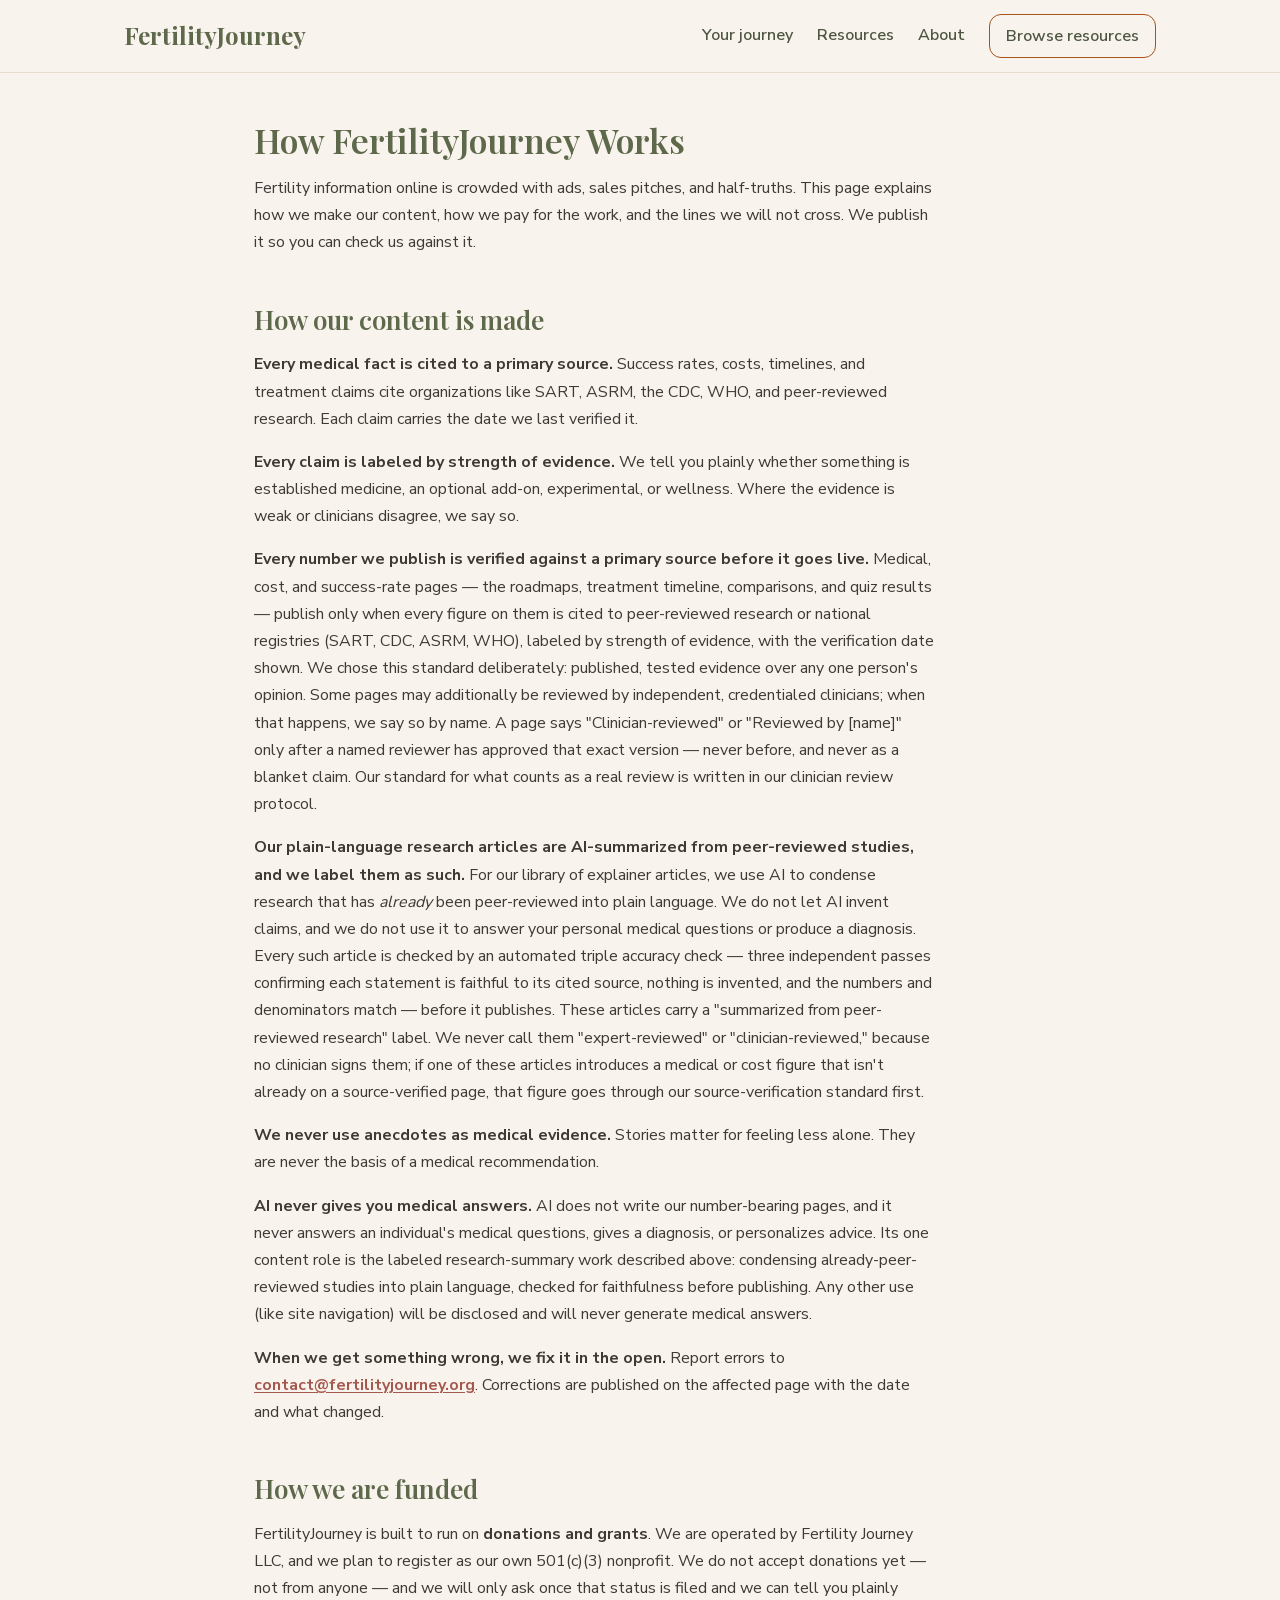
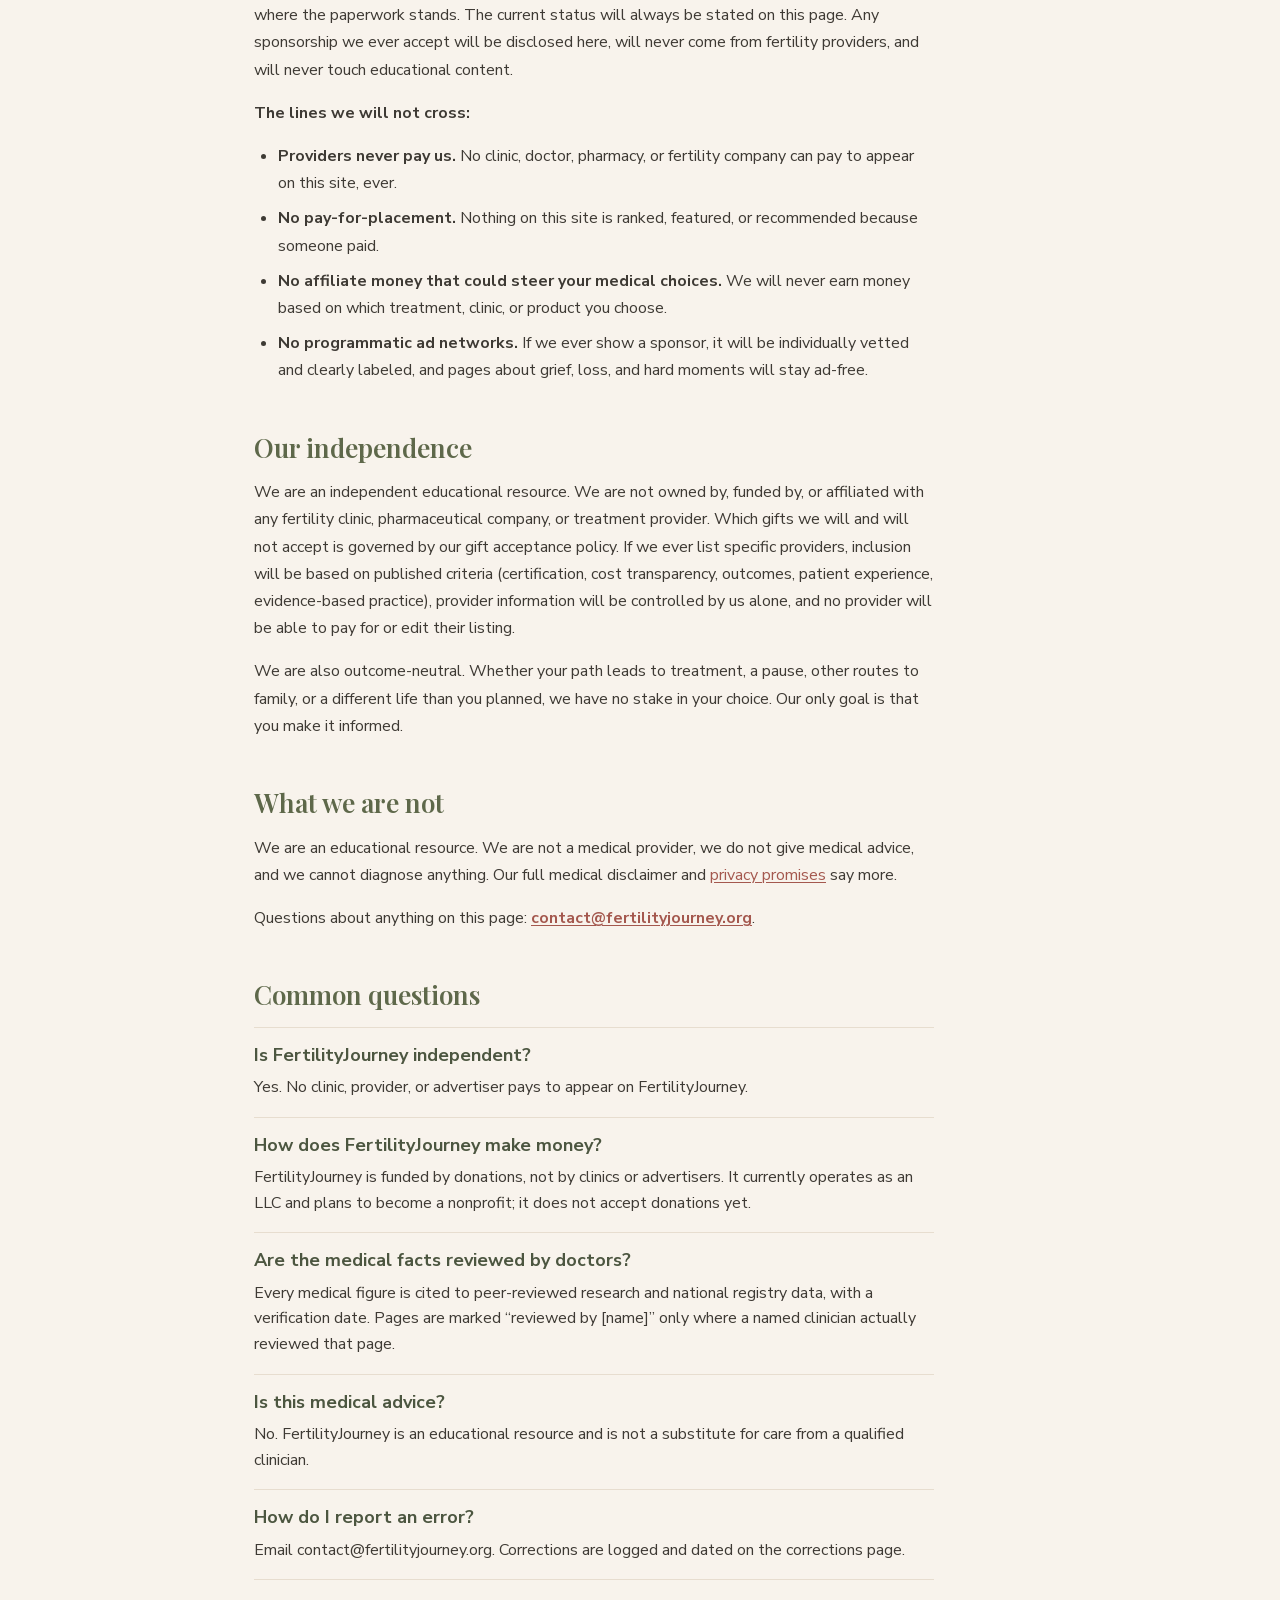
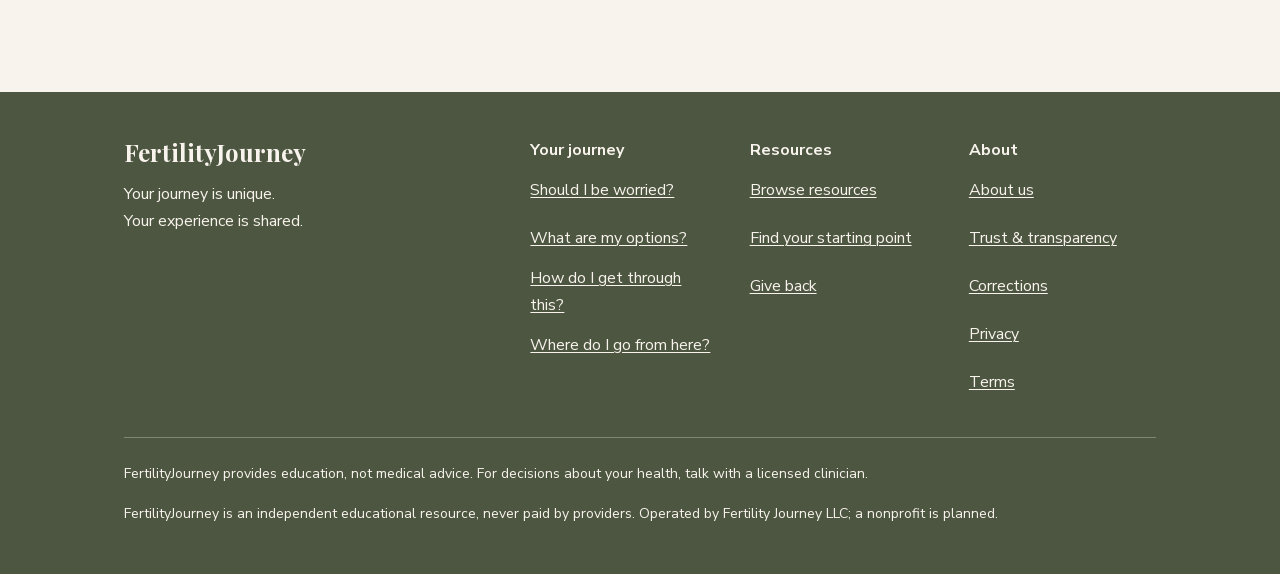
<file: trust/index.html>
<!DOCTYPE html><!--cQ6MYzU0wnVWuzYQneDF5--><html lang="en" class="__variable_082505 __variable_d96fa1"><head><meta charSet="utf-8"/><meta name="viewport" content="width=device-width, initial-scale=1"/><link rel="preload" href="/_next/static/media/68180864d7f93f02-s.p.woff2" as="font" crossorigin="" type="font/woff2"/><link rel="preload" href="/_next/static/media/78d0dd042ac6d54d-s.p.woff2" as="font" crossorigin="" type="font/woff2"/><link rel="preload" href="/_next/static/media/eaead17c7dbfcd5d-s.p.woff2" as="font" crossorigin="" type="font/woff2"/><link rel="stylesheet" href="/_next/static/css/0273ef32471c8bd7.css" data-precedence="next"/><link rel="preload" as="script" fetchPriority="low" href="/_next/static/chunks/webpack-b6d9324eb99711e1.js"/><script src="/_next/static/chunks/4bd1b696-c023c6e3521b1417.js" async=""></script><script src="/_next/static/chunks/255-64e783496c90356a.js" async=""></script><script src="/_next/static/chunks/main-app-56bd47e718545dc9.js" async=""></script><script src="/_next/static/chunks/619-ba102abea3e3d0e4.js" async=""></script><script src="/_next/static/chunks/app/page-975404823d92b261.js" async=""></script><script data-goatcounter="https://fertilityjourney.goatcounter.com/count" async="" src="//gc.zgo.at/count.js"></script><meta name="next-size-adjust" content=""/><title>How FertilityJourney earns trust · FertilityJourney</title><meta name="description" content="How we stay independent, how we cite every medical figure to primary sources, and why no clinic ever pays to appear. The full trust story, in plain terms."/><meta name="robots" content="index, follow"/><link rel="canonical" href="https://fertilityjourney.org/trust/"/><meta property="og:title" content="Trust &amp; transparency at FertilityJourney"/><meta property="og:description" content="How we stay independent, how we cite every medical figure to primary sources, and why no clinic ever pays to appear. The full trust story, in plain terms."/><meta property="og:url" content="https://fertilityjourney.org/trust/"/><meta property="og:site_name" content="FertilityJourney"/><meta property="og:type" content="website"/><meta name="twitter:card" content="summary"/><meta name="twitter:title" content="Trust &amp; transparency at FertilityJourney"/><meta name="twitter:description" content="How we stay independent, how we cite every medical figure to primary sources, and why no clinic ever pays to appear. The full trust story, in plain terms."/><script src="/_next/static/chunks/polyfills-42372ed130431b0a.js" noModule=""></script></head><body><div hidden=""><!--$--><!--/$--></div><script type="application/ld+json">{"@context":"https://schema.org","@graph":[{"@type":"Organization","@id":"https://fertilityjourney.org/#organization","name":"FertilityJourney","url":"https://fertilityjourney.org/","description":"An independent educational resource for people navigating infertility."},{"@type":"WebSite","@id":"https://fertilityjourney.org/#website","name":"FertilityJourney","url":"https://fertilityjourney.org/","publisher":{"@id":"https://fertilityjourney.org/#organization"}}]}</script><a href="#main" class="skip-link">Skip to main content</a><header class="site-header"><div class="container"><a class="wordmark" href="/">FertilityJourney</a><nav class="site-nav" aria-label="Main"><a href="/journey/">Your journey</a><a href="/resources/">Resources</a><a href="/about/">About</a><a class="cta-rust" href="/resources/">Browse resources</a></nav></div></header><main id="main"><div class="container page-main" style="max-width:820px"><script type="application/ld+json">{"@context":"https://schema.org","@type":"FAQPage","mainEntity":[{"@type":"Question","name":"Is FertilityJourney independent?","acceptedAnswer":{"@type":"Answer","text":"Yes. No clinic, provider, or advertiser pays to appear on FertilityJourney."}},{"@type":"Question","name":"How does FertilityJourney make money?","acceptedAnswer":{"@type":"Answer","text":"FertilityJourney is funded by donations, not by clinics or advertisers. It currently operates as an LLC and plans to become a nonprofit; it does not accept donations yet."}},{"@type":"Question","name":"Are the medical facts reviewed by doctors?","acceptedAnswer":{"@type":"Answer","text":"Every medical figure is cited to peer-reviewed research and national registry data, with a verification date. Pages are marked “reviewed by [name]” only where a named clinician actually reviewed that page."}},{"@type":"Question","name":"Is this medical advice?","acceptedAnswer":{"@type":"Answer","text":"No. FertilityJourney is an educational resource and is not a substitute for care from a qualified clinician."}},{"@type":"Question","name":"How do I report an error?","acceptedAnswer":{"@type":"Answer","text":"Email contact@fertilityjourney.org. Corrections are logged and dated on the corrections page."}}]}</script><script type="application/ld+json">{"@context":"https://schema.org","@type":"BreadcrumbList","itemListElement":[{"@type":"ListItem","position":1,"name":"Home","item":"https://fertilityjourney.org/"},{"@type":"ListItem","position":2,"name":"Trust & Transparency","item":"https://fertilityjourney.org/trust/"}]}</script><div class="legal-prose"><h1 id="how-fertilityjourney-works">How FertilityJourney Works</h1>
<p>Fertility information online is crowded with ads, sales pitches, and half-truths. This page explains how we make our content, how we pay for the work, and the lines we will not cross. We publish it so you can check us against it.</p>
<h2 id="how-our-content-is-made">How our content is made</h2>
<p><strong>Every medical fact is cited to a primary source.</strong> Success rates, costs, timelines, and treatment claims cite organizations like SART, ASRM, the CDC, WHO, and peer-reviewed research. Each claim carries the date we last verified it.</p>
<p><strong>Every claim is labeled by strength of evidence.</strong> We tell you plainly whether something is established medicine, an optional add-on, experimental, or wellness. Where the evidence is weak or clinicians disagree, we say so.</p>
<p><strong>Every number we publish is verified against a primary source before it goes live.</strong> Medical, cost, and success-rate pages — the roadmaps, treatment timeline, comparisons, and quiz results — publish only when every figure on them is cited to peer-reviewed research or national registries (SART, CDC, ASRM, WHO), labeled by strength of evidence, with the verification date shown. We chose this standard deliberately: published, tested evidence over any one person&#39;s opinion. Some pages may additionally be reviewed by independent, credentialed clinicians; when that happens, we say so by name. A page says &quot;Clinician-reviewed&quot; or &quot;Reviewed by [name]&quot; only after a named reviewer has approved that exact version — never before, and never as a blanket claim. Our standard for what counts as a real review is written in our clinician review protocol.</p>
<p><strong>Our plain-language research articles are AI-summarized from peer-reviewed studies, and we label them as such.</strong> For our library of explainer articles, we use AI to condense research that has <em>already</em> been peer-reviewed into plain language. We do not let AI invent claims, and we do not use it to answer your personal medical questions or produce a diagnosis. Every such article is checked by an automated triple accuracy check — three independent passes confirming each statement is faithful to its cited source, nothing is invented, and the numbers and denominators match — before it publishes. These articles carry a &quot;summarized from peer-reviewed research&quot; label. We never call them &quot;expert-reviewed&quot; or &quot;clinician-reviewed,&quot; because no clinician signs them; if one of these articles introduces a medical or cost figure that isn&#39;t already on a source-verified page, that figure goes through our source-verification standard first.</p>
<p><strong>We never use anecdotes as medical evidence.</strong> Stories matter for feeling less alone. They are never the basis of a medical recommendation.</p>
<p><strong>AI never gives you medical answers.</strong> AI does not write our number-bearing pages, and it never answers an individual&#39;s medical questions, gives a diagnosis, or personalizes advice. Its one content role is the labeled research-summary work described above: condensing already-peer-reviewed studies into plain language, checked for faithfulness before publishing. Any other use (like site navigation) will be disclosed and will never generate medical answers.</p>
<p><strong>When we get something wrong, we fix it in the open.</strong> Report errors to <strong><a href="mailto:contact@fertilityjourney.org">contact@fertilityjourney.org</a></strong>. Corrections are published on the affected page with the date and what changed.</p>
<h2 id="how-we-make-money">How we are funded</h2>
<p>FertilityJourney is built to run on <strong>donations and grants</strong>. We are operated by Fertility Journey LLC, and we plan to register as our own 501(c)(3) nonprofit. We do not accept donations yet — not from anyone — and we will only ask once that status is filed and we can tell you plainly where the paperwork stands. The current status will always be stated on this page. Any sponsorship we ever accept will be disclosed here, will never come from fertility providers, and will never touch educational content.</p>
<p><strong>The lines we will not cross:</strong></p>
<ul>
<li><strong>Providers never pay us.</strong> No clinic, doctor, pharmacy, or fertility company can pay to appear on this site, ever.</li>
<li><strong>No pay-for-placement.</strong> Nothing on this site is ranked, featured, or recommended because someone paid.</li>
<li><strong>No affiliate money that could steer your medical choices.</strong> We will never earn money based on which treatment, clinic, or product you choose.</li>
<li><strong>No programmatic ad networks.</strong> If we ever show a sponsor, it will be individually vetted and clearly labeled, and pages about grief, loss, and hard moments will stay ad-free.</li>
</ul>
<h2 id="our-independence">Our independence</h2>
<p>We are an independent educational resource. We are not owned by, funded by, or affiliated with any fertility clinic, pharmaceutical company, or treatment provider. Which gifts we will and will not accept is governed by our gift acceptance policy. If we ever list specific providers, inclusion will be based on published criteria (certification, cost transparency, outcomes, patient experience, evidence-based practice), provider information will be controlled by us alone, and no provider will be able to pay for or edit their listing.</p>
<p>We are also outcome-neutral. Whether your path leads to treatment, a pause, other routes to family, or a different life than you planned, we have no stake in your choice. Our only goal is that you make it informed.</p>
<h2 id="what-we-are-not">What we are not</h2>
<p>We are an educational resource. We are not a medical provider, we do not give medical advice, and we cannot diagnose anything. Our full medical disclaimer and <a href="/privacy/">privacy promises</a> say more.</p>
<p>Questions about anything on this page: <strong><a href="mailto:contact@fertilityjourney.org">contact@fertilityjourney.org</a></strong>.</p>
</div><section class="faq-section" aria-labelledby="faq"><h2 id="faq">Common questions</h2><dl class="faq-list"><div class="faq-item"><dt>Is FertilityJourney independent?</dt><dd>Yes. No clinic, provider, or advertiser pays to appear on FertilityJourney.</dd></div><div class="faq-item"><dt>How does FertilityJourney make money?</dt><dd>FertilityJourney is funded by donations, not by clinics or advertisers. It currently operates as an LLC and plans to become a nonprofit; it does not accept donations yet.</dd></div><div class="faq-item"><dt>Are the medical facts reviewed by doctors?</dt><dd>Every medical figure is cited to peer-reviewed research and national registry data, with a verification date. Pages are marked “reviewed by [name]” only where a named clinician actually reviewed that page.</dd></div><div class="faq-item"><dt>Is this medical advice?</dt><dd>No. FertilityJourney is an educational resource and is not a substitute for care from a qualified clinician.</dd></div><div class="faq-item"><dt>How do I report an error?</dt><dd>Email contact@fertilityjourney.org. Corrections are logged and dated on the corrections page.</dd></div></dl></section></div><!--$--><!--/$--></main><footer class="site-footer"><div class="container"><div class="footer-grid"><div><p class="wordmark" style="color:var(--cream)">FertilityJourney</p><p>Your journey is unique.<br/>Your experience is shared.</p></div><nav aria-label="Your journey"><p class="footer-heading">Your journey</p><ul><li><a href="/journey/is-it-just-me/">Should I be worried?</a></li><li><a href="/journey/weighing-options/">What are my options?</a></li><li><a href="/journey/in-treatment/">How do I get through this?</a></li><li><a href="/journey/exploring-other-paths/">Where do I go from here?</a></li></ul></nav><nav aria-label="Resources"><p class="footer-heading">Resources</p><ul><li><a href="/resources/">Browse resources</a></li><li><a href="/quiz/">Find your starting point</a></li><li><a href="/give-back/">Give back</a></li></ul></nav><nav aria-label="About and trust"><p class="footer-heading">About</p><ul><li><a href="/about/">About us</a></li><li><a href="/trust/">Trust &amp; transparency</a></li><li><a href="/corrections/">Corrections</a></li><li><a href="/privacy/">Privacy</a></li><li><a href="/terms/">Terms</a></li></ul></nav></div><div class="footer-disclaimer"><p>FertilityJourney provides education, not medical advice. For decisions about your health, talk with a licensed clinician.</p><p style="margin:0">FertilityJourney is an independent educational resource, never paid by providers. Operated by Fertility Journey LLC; a nonprofit is planned.</p></div></div></footer><script src="/_next/static/chunks/webpack-b6d9324eb99711e1.js" id="_R_" async=""></script><script>(self.__next_f=self.__next_f||[]).push([0])</script><script>self.__next_f.push([1,"1:\"$Sreact.fragment\"\n2:I[2619,[\"619\",\"static/chunks/619-ba102abea3e3d0e4.js\",\"974\",\"static/chunks/app/page-975404823d92b261.js\"],\"\"]\n3:I[9766,[],\"\"]\n4:I[8924,[],\"\"]\nc:I[7150,[],\"\"]\n:HL[\"/_next/static/media/68180864d7f93f02-s.p.woff2\",\"font\",{\"crossOrigin\":\"\",\"type\":\"font/woff2\"}]\n:HL[\"/_next/static/media/78d0dd042ac6d54d-s.p.woff2\",\"font\",{\"crossOrigin\":\"\",\"type\":\"font/woff2\"}]\n:HL[\"/_next/static/media/eaead17c7dbfcd5d-s.p.woff2\",\"font\",{\"crossOrigin\":\"\",\"type\":\"font/woff2\"}]\n:HL[\"/_next/static/css/0273ef32471c8bd7.css\",\"style\"]\n"])</script><script>self.__next_f.push([1,"0:{\"P\":null,\"b\":\"cQ6MYzU0wnVWuzYQneDF5\",\"p\":\"\",\"c\":[\"\",\"trust\",\"\"],\"i\":false,\"f\":[[[\"\",{\"children\":[\"trust\",{\"children\":[\"__PAGE__\",{}]}]},\"$undefined\",\"$undefined\",true],[\"\",[\"$\",\"$1\",\"c\",{\"children\":[[[\"$\",\"link\",\"0\",{\"rel\":\"stylesheet\",\"href\":\"/_next/static/css/0273ef32471c8bd7.css\",\"precedence\":\"next\",\"crossOrigin\":\"$undefined\",\"nonce\":\"$undefined\"}]],[\"$\",\"html\",null,{\"lang\":\"en\",\"className\":\"__variable_082505 __variable_d96fa1\",\"children\":[\"$\",\"body\",null,{\"children\":[[\"$\",\"script\",null,{\"type\":\"application/ld+json\",\"dangerouslySetInnerHTML\":{\"__html\":\"{\\\"@context\\\":\\\"https://schema.org\\\",\\\"@graph\\\":[{\\\"@type\\\":\\\"Organization\\\",\\\"@id\\\":\\\"https://fertilityjourney.org/#organization\\\",\\\"name\\\":\\\"FertilityJourney\\\",\\\"url\\\":\\\"https://fertilityjourney.org/\\\",\\\"description\\\":\\\"An independent educational resource for people navigating infertility.\\\"},{\\\"@type\\\":\\\"WebSite\\\",\\\"@id\\\":\\\"https://fertilityjourney.org/#website\\\",\\\"name\\\":\\\"FertilityJourney\\\",\\\"url\\\":\\\"https://fertilityjourney.org/\\\",\\\"publisher\\\":{\\\"@id\\\":\\\"https://fertilityjourney.org/#organization\\\"}}]}\"}}],[\"$\",\"a\",null,{\"href\":\"#main\",\"className\":\"skip-link\",\"children\":\"Skip to main content\"}],[\"$\",\"header\",null,{\"className\":\"site-header\",\"children\":[\"$\",\"div\",null,{\"className\":\"container\",\"children\":[[\"$\",\"$L2\",null,{\"href\":\"/\",\"className\":\"wordmark\",\"children\":\"FertilityJourney\"}],[\"$\",\"nav\",null,{\"className\":\"site-nav\",\"aria-label\":\"Main\",\"children\":[[\"$\",\"$L2\",null,{\"href\":\"/journey/\",\"children\":\"Your journey\"}],[\"$\",\"$L2\",null,{\"href\":\"/resources/\",\"children\":\"Resources\"}],[\"$\",\"$L2\",null,{\"href\":\"/about/\",\"children\":\"About\"}],[\"$\",\"$L2\",null,{\"href\":\"/resources/\",\"className\":\"cta-rust\",\"children\":\"Browse resources\"}]]}]]}]}],[\"$\",\"main\",null,{\"id\":\"main\",\"children\":[\"$\",\"$L3\",null,{\"parallelRouterKey\":\"children\",\"error\":\"$undefined\",\"errorStyles\":\"$undefined\",\"errorScripts\":\"$undefined\",\"template\":[\"$\",\"$L4\",null,{}],\"templateStyles\":\"$undefined\",\"templateScripts\":\"$undefined\",\"notFound\":[[\"$\",\"div\",null,{\"className\":\"container page-main\",\"style\":{\"maxWidth\":640},\"children\":[[\"$\",\"p\",null,{\"className\":\"eyebrow\",\"children\":\"We couldn’t find that page\"}],[\"$\",\"h1\",null,{\"children\":\"This page isn’t here. But you still are.\"}],[\"$\",\"p\",null,{\"className\":\"body-lg\",\"children\":\"The link may have moved or the address may have a typo. Wherever you are in this, here are good places to pick back up.\"}],[\"$\",\"ul\",null,{\"className\":\"checkpoint-list\",\"style\":{\"marginTop\":\"var(--space-6)\"},\"children\":[[\"$\",\"li\",null,{\"children\":[\"$\",\"$L2\",null,{\"href\":\"/journey/\",\"children\":\"Find answers for where you are right now\"}]}],[\"$\",\"li\",null,{\"children\":[\"$\",\"$L2\",null,{\"href\":\"/resources/\",\"children\":\"Browse the resource library\"}]}],[\"$\",\"li\",null,{\"children\":[\"$\",\"$L2\",null,{\"href\":\"/quiz/\",\"children\":\"Not sure where to start? Take the 2-minute quiz\"}]}]]}]]}],[]],\"forbidden\":\"$undefined\",\"unauthorized\":\"$undefined\"}]}],[\"$\",\"footer\",null,{\"className\":\"site-footer\",\"children\":[\"$\",\"div\",null,{\"className\":\"container\",\"children\":[[\"$\",\"div\",null,{\"className\":\"footer-grid\",\"children\":[[\"$\",\"div\",null,{\"children\":[[\"$\",\"p\",null,{\"className\":\"wordmark\",\"style\":{\"color\":\"var(--cream)\"},\"children\":\"FertilityJourney\"}],[\"$\",\"p\",null,{\"children\":[\"Your journey is unique.\",[\"$\",\"br\",null,{}],\"Your experience is shared.\"]}]]}],[\"$\",\"nav\",null,{\"aria-label\":\"Your journey\",\"children\":[[\"$\",\"p\",null,{\"className\":\"footer-heading\",\"children\":\"Your journey\"}],[\"$\",\"ul\",null,{\"children\":[[\"$\",\"li\",\"is-it-just-me\",{\"children\":[\"$\",\"$L2\",null,{\"href\":\"/journey/is-it-just-me/\",\"children\":\"Should I be worried?\"}]}],[\"$\",\"li\",\"weighing-options\",{\"children\":[\"$\",\"$L2\",null,{\"href\":\"/journey/weighing-options/\",\"children\":\"What are my options?\"}]}],[\"$\",\"li\",\"in-treatment\",{\"children\":[\"$\",\"$L2\",null,{\"href\":\"/journey/in-treatment/\",\"children\":\"How do I get through this?\"}]}],[\"$\",\"li\",\"exploring-other-paths\",{\"children\":[\"$\",\"$L2\",null,{\"href\":\"/journey/exploring-other-paths/\",\"children\":\"Where do I go from here?\"}]}]]}]]}],[\"$\",\"nav\",null,{\"aria-label\":\"Resources\",\"children\":[[\"$\",\"p\",null,{\"className\":\"footer-heading\",\"children\":\"Resources\"}],[\"$\",\"ul\",null,{\"children\":[[\"$\",\"li\",null,{\"children\":[\"$\",\"$L2\",null,{\"href\":\"/resources/\",\"children\":\"Browse resources\"}]}],[\"$\",\"li\",null,{\"children\":[\"$\",\"$L2\",null,{\"href\":\"/quiz/\",\"children\":\"Find your starting point\"}]}],[\"$\",\"li\",null,{\"children\":[\"$\",\"$L2\",null,{\"href\":\"/give-back/\",\"children\":\"Give back\"}]}]]}]]}],[\"$\",\"nav\",null,{\"aria-label\":\"About and trust\",\"children\":[[\"$\",\"p\",null,{\"className\":\"footer-heading\",\"children\":\"About\"}],[\"$\",\"ul\",null,{\"children\":[[\"$\",\"li\",null,{\"children\":[\"$\",\"$L2\",null,{\"href\":\"/about/\",\"children\":\"About us\"}]}],[\"$\",\"li\",null,{\"children\":[\"$\",\"$L2\",null,{\"href\":\"/trust/\",\"children\":\"Trust \u0026 transparency\"}]}],[\"$\",\"li\",null,{\"children\":[\"$\",\"$L2\",null,{\"href\":\"/corrections/\",\"children\":\"Corrections\"}]}],\"$L5\",\"$L6\"]}]]}]]}],\"$L7\"]}]}],\"$L8\"]}]}]]}],{\"children\":[\"trust\",\"$L9\",{\"children\":[\"__PAGE__\",\"$La\",{},null,false]},null,false]},null,false],\"$Lb\",false]],\"m\":\"$undefined\",\"G\":[\"$c\",[]],\"s\":false,\"S\":true}\n"])</script><script>self.__next_f.push([1,"11:I[4431,[],\"ViewportBoundary\"]\n13:I[4431,[],\"MetadataBoundary\"]\n14:\"$Sreact.suspense\"\n5:[\"$\",\"li\",null,{\"children\":[\"$\",\"$L2\",null,{\"href\":\"/privacy/\",\"children\":\"Privacy\"}]}]\n6:[\"$\",\"li\",null,{\"children\":[\"$\",\"$L2\",null,{\"href\":\"/terms/\",\"children\":\"Terms\"}]}]\n7:[\"$\",\"div\",null,{\"className\":\"footer-disclaimer\",\"children\":[[\"$\",\"p\",null,{\"children\":\"FertilityJourney provides education, not medical advice. For decisions about your health, talk with a licensed clinician.\"}],[\"$\",\"p\",null,{\"style\":{\"margin\":0},\"children\":\"FertilityJourney is an independent educational resource, never paid by providers. Operated by Fertility Journey LLC; a nonprofit is planned.\"}]]}]\n8:[\"$\",\"script\",null,{\"data-goatcounter\":\"https://fertilityjourney.goatcounter.com/count\",\"async\":true,\"src\":\"//gc.zgo.at/count.js\"}]\n9:[\"$\",\"$1\",\"c\",{\"children\":[null,[\"$\",\"$L3\",null,{\"parallelRouterKey\":\"children\",\"error\":\"$undefined\",\"errorStyles\":\"$undefined\",\"errorScripts\":\"$undefined\",\"template\":[\"$\",\"$L4\",null,{}],\"templateStyles\":\"$undefined\",\"templateScripts\":\"$undefined\",\"notFound\":\"$undefined\",\"forbidden\":\"$undefined\",\"unauthorized\":\"$undefined\"}]]}]\nd:T4f1,"])</script><script>self.__next_f.push([1,"{\"@context\":\"https://schema.org\",\"@type\":\"FAQPage\",\"mainEntity\":[{\"@type\":\"Question\",\"name\":\"Is FertilityJourney independent?\",\"acceptedAnswer\":{\"@type\":\"Answer\",\"text\":\"Yes. No clinic, provider, or advertiser pays to appear on FertilityJourney.\"}},{\"@type\":\"Question\",\"name\":\"How does FertilityJourney make money?\",\"acceptedAnswer\":{\"@type\":\"Answer\",\"text\":\"FertilityJourney is funded by donations, not by clinics or advertisers. It currently operates as an LLC and plans to become a nonprofit; it does not accept donations yet.\"}},{\"@type\":\"Question\",\"name\":\"Are the medical facts reviewed by doctors?\",\"acceptedAnswer\":{\"@type\":\"Answer\",\"text\":\"Every medical figure is cited to peer-reviewed research and national registry data, with a verification date. Pages are marked “reviewed by [name]” only where a named clinician actually reviewed that page.\"}},{\"@type\":\"Question\",\"name\":\"Is this medical advice?\",\"acceptedAnswer\":{\"@type\":\"Answer\",\"text\":\"No. FertilityJourney is an educational resource and is not a substitute for care from a qualified clinician.\"}},{\"@type\":\"Question\",\"name\":\"How do I report an error?\",\"acceptedAnswer\":{\"@type\":\"Answer\",\"text\":\"Email contact@fertilityjourney.org. Corrections are logged and dated on the corrections page.\"}}]}"])</script><script>self.__next_f.push([1,"e:T181e,"])</script><script>self.__next_f.push([1,"\u003ch1 id=\"how-fertilityjourney-works\"\u003eHow FertilityJourney Works\u003c/h1\u003e\n\u003cp\u003eFertility information online is crowded with ads, sales pitches, and half-truths. This page explains how we make our content, how we pay for the work, and the lines we will not cross. We publish it so you can check us against it.\u003c/p\u003e\n\u003ch2 id=\"how-our-content-is-made\"\u003eHow our content is made\u003c/h2\u003e\n\u003cp\u003e\u003cstrong\u003eEvery medical fact is cited to a primary source.\u003c/strong\u003e Success rates, costs, timelines, and treatment claims cite organizations like SART, ASRM, the CDC, WHO, and peer-reviewed research. Each claim carries the date we last verified it.\u003c/p\u003e\n\u003cp\u003e\u003cstrong\u003eEvery claim is labeled by strength of evidence.\u003c/strong\u003e We tell you plainly whether something is established medicine, an optional add-on, experimental, or wellness. Where the evidence is weak or clinicians disagree, we say so.\u003c/p\u003e\n\u003cp\u003e\u003cstrong\u003eEvery number we publish is verified against a primary source before it goes live.\u003c/strong\u003e Medical, cost, and success-rate pages — the roadmaps, treatment timeline, comparisons, and quiz results — publish only when every figure on them is cited to peer-reviewed research or national registries (SART, CDC, ASRM, WHO), labeled by strength of evidence, with the verification date shown. We chose this standard deliberately: published, tested evidence over any one person\u0026#39;s opinion. Some pages may additionally be reviewed by independent, credentialed clinicians; when that happens, we say so by name. A page says \u0026quot;Clinician-reviewed\u0026quot; or \u0026quot;Reviewed by [name]\u0026quot; only after a named reviewer has approved that exact version — never before, and never as a blanket claim. Our standard for what counts as a real review is written in our clinician review protocol.\u003c/p\u003e\n\u003cp\u003e\u003cstrong\u003eOur plain-language research articles are AI-summarized from peer-reviewed studies, and we label them as such.\u003c/strong\u003e For our library of explainer articles, we use AI to condense research that has \u003cem\u003ealready\u003c/em\u003e been peer-reviewed into plain language. We do not let AI invent claims, and we do not use it to answer your personal medical questions or produce a diagnosis. Every such article is checked by an automated triple accuracy check — three independent passes confirming each statement is faithful to its cited source, nothing is invented, and the numbers and denominators match — before it publishes. These articles carry a \u0026quot;summarized from peer-reviewed research\u0026quot; label. We never call them \u0026quot;expert-reviewed\u0026quot; or \u0026quot;clinician-reviewed,\u0026quot; because no clinician signs them; if one of these articles introduces a medical or cost figure that isn\u0026#39;t already on a source-verified page, that figure goes through our source-verification standard first.\u003c/p\u003e\n\u003cp\u003e\u003cstrong\u003eWe never use anecdotes as medical evidence.\u003c/strong\u003e Stories matter for feeling less alone. They are never the basis of a medical recommendation.\u003c/p\u003e\n\u003cp\u003e\u003cstrong\u003eAI never gives you medical answers.\u003c/strong\u003e AI does not write our number-bearing pages, and it never answers an individual\u0026#39;s medical questions, gives a diagnosis, or personalizes advice. Its one content role is the labeled research-summary work described above: condensing already-peer-reviewed studies into plain language, checked for faithfulness before publishing. Any other use (like site navigation) will be disclosed and will never generate medical answers.\u003c/p\u003e\n\u003cp\u003e\u003cstrong\u003eWhen we get something wrong, we fix it in the open.\u003c/strong\u003e Report errors to \u003cstrong\u003e\u003ca href=\"mailto:contact@fertilityjourney.org\"\u003econtact@fertilityjourney.org\u003c/a\u003e\u003c/strong\u003e. Corrections are published on the affected page with the date and what changed.\u003c/p\u003e\n\u003ch2 id=\"how-we-make-money\"\u003eHow we are funded\u003c/h2\u003e\n\u003cp\u003eFertilityJourney is built to run on \u003cstrong\u003edonations and grants\u003c/strong\u003e. We are operated by Fertility Journey LLC, and we plan to register as our own 501(c)(3) nonprofit. We do not accept donations yet — not from anyone — and we will only ask once that status is filed and we can tell you plainly where the paperwork stands. The current status will always be stated on this page. Any sponsorship we ever accept will be disclosed here, will never come from fertility providers, and will never touch educational content.\u003c/p\u003e\n\u003cp\u003e\u003cstrong\u003eThe lines we will not cross:\u003c/strong\u003e\u003c/p\u003e\n\u003cul\u003e\n\u003cli\u003e\u003cstrong\u003eProviders never pay us.\u003c/strong\u003e No clinic, doctor, pharmacy, or fertility company can pay to appear on this site, ever.\u003c/li\u003e\n\u003cli\u003e\u003cstrong\u003eNo pay-for-placement.\u003c/strong\u003e Nothing on this site is ranked, featured, or recommended because someone paid.\u003c/li\u003e\n\u003cli\u003e\u003cstrong\u003eNo affiliate money that could steer your medical choices.\u003c/strong\u003e We will never earn money based on which treatment, clinic, or product you choose.\u003c/li\u003e\n\u003cli\u003e\u003cstrong\u003eNo programmatic ad networks.\u003c/strong\u003e If we ever show a sponsor, it will be individually vetted and clearly labeled, and pages about grief, loss, and hard moments will stay ad-free.\u003c/li\u003e\n\u003c/ul\u003e\n\u003ch2 id=\"our-independence\"\u003eOur independence\u003c/h2\u003e\n\u003cp\u003eWe are an independent educational resource. We are not owned by, funded by, or affiliated with any fertility clinic, pharmaceutical company, or treatment provider. Which gifts we will and will not accept is governed by our gift acceptance policy. If we ever list specific providers, inclusion will be based on published criteria (certification, cost transparency, outcomes, patient experience, evidence-based practice), provider information will be controlled by us alone, and no provider will be able to pay for or edit their listing.\u003c/p\u003e\n\u003cp\u003eWe are also outcome-neutral. Whether your path leads to treatment, a pause, other routes to family, or a different life than you planned, we have no stake in your choice. Our only goal is that you make it informed.\u003c/p\u003e\n\u003ch2 id=\"what-we-are-not\"\u003eWhat we are not\u003c/h2\u003e\n\u003cp\u003eWe are an educational resource. We are not a medical provider, we do not give medical advice, and we cannot diagnose anything. Our full medical disclaimer and \u003ca href=\"/privacy/\"\u003eprivacy promises\u003c/a\u003e say more.\u003c/p\u003e\n\u003cp\u003eQuestions about anything on this page: \u003cstrong\u003e\u003ca href=\"mailto:contact@fertilityjourney.org\"\u003econtact@fertilityjourney.org\u003c/a\u003e\u003c/strong\u003e.\u003c/p\u003e\n"])</script><script>self.__next_f.push([1,"a:[\"$\",\"$1\",\"c\",{\"children\":[[\"$\",\"div\",null,{\"className\":\"container page-main\",\"style\":{\"maxWidth\":820},\"children\":[[\"$\",\"script\",null,{\"type\":\"application/ld+json\",\"dangerouslySetInnerHTML\":{\"__html\":\"$d\"}}],[\"$\",\"script\",null,{\"type\":\"application/ld+json\",\"dangerouslySetInnerHTML\":{\"__html\":\"{\\\"@context\\\":\\\"https://schema.org\\\",\\\"@type\\\":\\\"BreadcrumbList\\\",\\\"itemListElement\\\":[{\\\"@type\\\":\\\"ListItem\\\",\\\"position\\\":1,\\\"name\\\":\\\"Home\\\",\\\"item\\\":\\\"https://fertilityjourney.org/\\\"},{\\\"@type\\\":\\\"ListItem\\\",\\\"position\\\":2,\\\"name\\\":\\\"Trust \u0026 Transparency\\\",\\\"item\\\":\\\"https://fertilityjourney.org/trust/\\\"}]}\"}}],[\"$\",\"div\",null,{\"className\":\"legal-prose\",\"dangerouslySetInnerHTML\":{\"__html\":\"$e\"}}],\"$Lf\"]}],null,\"$L10\"]}]\n"])</script><script>self.__next_f.push([1,"b:[\"$\",\"$1\",\"h\",{\"children\":[null,[[\"$\",\"$L11\",null,{\"children\":\"$L12\"}],[\"$\",\"meta\",null,{\"name\":\"next-size-adjust\",\"content\":\"\"}]],[\"$\",\"$L13\",null,{\"children\":[\"$\",\"div\",null,{\"hidden\":true,\"children\":[\"$\",\"$14\",null,{\"fallback\":null,\"children\":\"$L15\"}]}]}]]}]\n"])</script><script>self.__next_f.push([1,"16:I[4431,[],\"OutletBoundary\"]\n18:I[5278,[],\"AsyncMetadataOutlet\"]\n"])</script><script>self.__next_f.push([1,"f:[\"$\",\"section\",null,{\"className\":\"faq-section\",\"aria-labelledby\":\"faq\",\"children\":[[\"$\",\"h2\",null,{\"id\":\"faq\",\"children\":\"Common questions\"}],[\"$\",\"dl\",null,{\"className\":\"faq-list\",\"children\":[[\"$\",\"div\",\"Is FertilityJourney independent?\",{\"className\":\"faq-item\",\"children\":[[\"$\",\"dt\",null,{\"children\":\"Is FertilityJourney independent?\"}],[\"$\",\"dd\",null,{\"children\":\"Yes. No clinic, provider, or advertiser pays to appear on FertilityJourney.\"}]]}],[\"$\",\"div\",\"How does FertilityJourney make money?\",{\"className\":\"faq-item\",\"children\":[[\"$\",\"dt\",null,{\"children\":\"How does FertilityJourney make money?\"}],[\"$\",\"dd\",null,{\"children\":\"FertilityJourney is funded by donations, not by clinics or advertisers. It currently operates as an LLC and plans to become a nonprofit; it does not accept donations yet.\"}]]}],[\"$\",\"div\",\"Are the medical facts reviewed by doctors?\",{\"className\":\"faq-item\",\"children\":[[\"$\",\"dt\",null,{\"children\":\"Are the medical facts reviewed by doctors?\"}],[\"$\",\"dd\",null,{\"children\":\"Every medical figure is cited to peer-reviewed research and national registry data, with a verification date. Pages are marked “reviewed by [name]” only where a named clinician actually reviewed that page.\"}]]}],[\"$\",\"div\",\"Is this medical advice?\",{\"className\":\"faq-item\",\"children\":[[\"$\",\"dt\",null,{\"children\":\"Is this medical advice?\"}],[\"$\",\"dd\",null,{\"children\":\"No. FertilityJourney is an educational resource and is not a substitute for care from a qualified clinician.\"}]]}],[\"$\",\"div\",\"How do I report an error?\",{\"className\":\"faq-item\",\"children\":[[\"$\",\"dt\",null,{\"children\":\"How do I report an error?\"}],[\"$\",\"dd\",null,{\"children\":\"Email contact@fertilityjourney.org. Corrections are logged and dated on the corrections page.\"}]]}]]}]]}]\n"])</script><script>self.__next_f.push([1,"10:[\"$\",\"$L16\",null,{\"children\":[\"$L17\",[\"$\",\"$L18\",null,{\"promise\":\"$@19\"}]]}]\n"])</script><script>self.__next_f.push([1,"12:[[\"$\",\"meta\",\"0\",{\"charSet\":\"utf-8\"}],[\"$\",\"meta\",\"1\",{\"name\":\"viewport\",\"content\":\"width=device-width, initial-scale=1\"}]]\n"])</script><script>self.__next_f.push([1,"17:null\n"])</script><script>self.__next_f.push([1,"19:{\"metadata\":[[\"$\",\"title\",\"0\",{\"children\":\"How FertilityJourney earns trust · FertilityJourney\"}],[\"$\",\"meta\",\"1\",{\"name\":\"description\",\"content\":\"How we stay independent, how we cite every medical figure to primary sources, and why no clinic ever pays to appear. The full trust story, in plain terms.\"}],[\"$\",\"meta\",\"2\",{\"name\":\"robots\",\"content\":\"index, follow\"}],[\"$\",\"link\",\"3\",{\"rel\":\"canonical\",\"href\":\"https://fertilityjourney.org/trust/\"}],[\"$\",\"meta\",\"4\",{\"property\":\"og:title\",\"content\":\"Trust \u0026 transparency at FertilityJourney\"}],[\"$\",\"meta\",\"5\",{\"property\":\"og:description\",\"content\":\"How we stay independent, how we cite every medical figure to primary sources, and why no clinic ever pays to appear. The full trust story, in plain terms.\"}],[\"$\",\"meta\",\"6\",{\"property\":\"og:url\",\"content\":\"https://fertilityjourney.org/trust/\"}],[\"$\",\"meta\",\"7\",{\"property\":\"og:site_name\",\"content\":\"FertilityJourney\"}],[\"$\",\"meta\",\"8\",{\"property\":\"og:type\",\"content\":\"website\"}],[\"$\",\"meta\",\"9\",{\"name\":\"twitter:card\",\"content\":\"summary\"}],[\"$\",\"meta\",\"10\",{\"name\":\"twitter:title\",\"content\":\"Trust \u0026 transparency at FertilityJourney\"}],[\"$\",\"meta\",\"11\",{\"name\":\"twitter:description\",\"content\":\"How we stay independent, how we cite every medical figure to primary sources, and why no clinic ever pays to appear. The full trust story, in plain terms.\"}]],\"error\":null,\"digest\":\"$undefined\"}\n"])</script><script>self.__next_f.push([1,"15:\"$19:metadata\"\n"])</script></body></html>
</file>
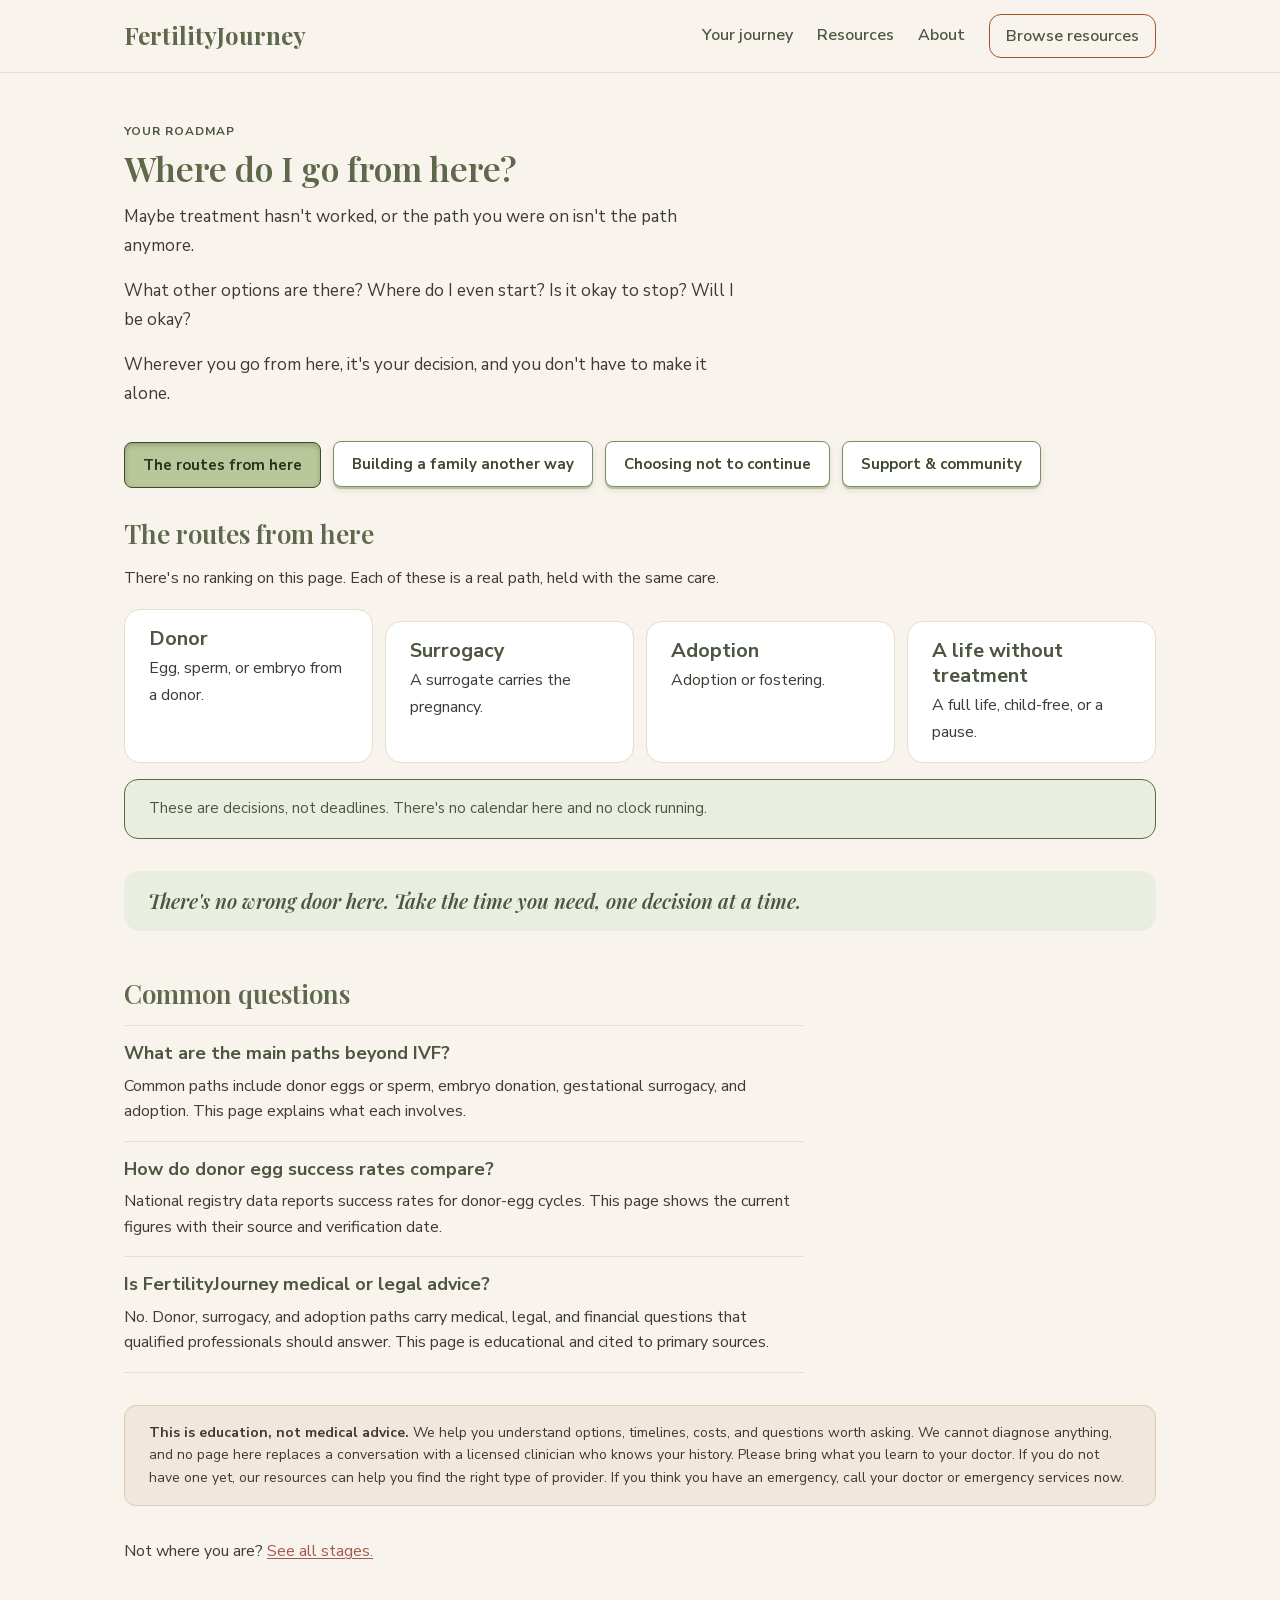
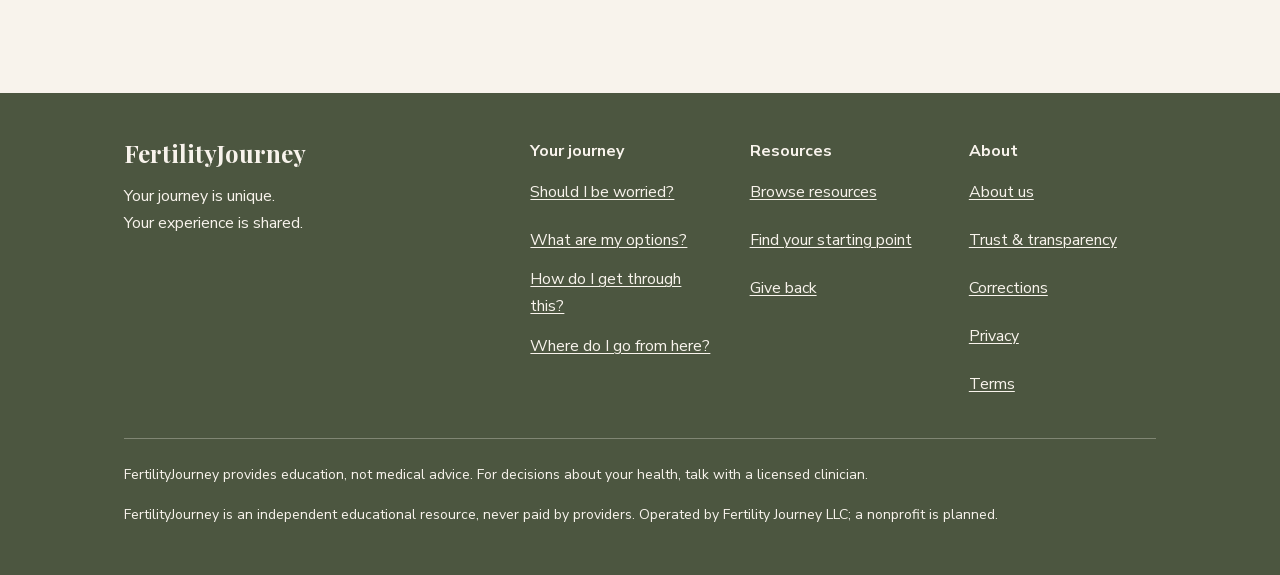
<file: journey/exploring-other-paths/index.html>
<!DOCTYPE html><!--cQ6MYzU0wnVWuzYQneDF5--><html lang="en" class="__variable_082505 __variable_d96fa1"><head><meta charSet="utf-8"/><meta name="viewport" content="width=device-width, initial-scale=1"/><link rel="preload" href="/_next/static/media/68180864d7f93f02-s.p.woff2" as="font" crossorigin="" type="font/woff2"/><link rel="preload" href="/_next/static/media/78d0dd042ac6d54d-s.p.woff2" as="font" crossorigin="" type="font/woff2"/><link rel="preload" href="/_next/static/media/eaead17c7dbfcd5d-s.p.woff2" as="font" crossorigin="" type="font/woff2"/><link rel="stylesheet" href="/_next/static/css/0273ef32471c8bd7.css" data-precedence="next"/><link rel="preload" as="script" fetchPriority="low" href="/_next/static/chunks/webpack-b6d9324eb99711e1.js"/><script src="/_next/static/chunks/4bd1b696-c023c6e3521b1417.js" async=""></script><script src="/_next/static/chunks/255-64e783496c90356a.js" async=""></script><script src="/_next/static/chunks/main-app-56bd47e718545dc9.js" async=""></script><script src="/_next/static/chunks/619-ba102abea3e3d0e4.js" async=""></script><script src="/_next/static/chunks/app/journey/%5Bstage%5D/page-05cbaa03db6a750b.js" async=""></script><script data-goatcounter="https://fertilityjourney.goatcounter.com/count" async="" src="//gc.zgo.at/count.js"></script><meta name="next-size-adjust" content=""/><title>Where to go next: donor, surrogacy, more · FertilityJourney</title><meta name="description" content="Understand donor, surrogacy, and adoption paths, with realistic costs, timelines, and success data cited to primary sources. Educational, not advice."/><meta name="robots" content="index, follow"/><link rel="canonical" href="https://fertilityjourney.org/journey/exploring-other-paths/"/><meta property="og:title" content="Other paths: donor, surrogacy, adoption"/><meta property="og:description" content="Understand donor, surrogacy, and adoption paths, with realistic costs, timelines, and success data cited to primary sources. Educational, not advice."/><meta property="og:url" content="https://fertilityjourney.org/journey/exploring-other-paths/"/><meta property="og:site_name" content="FertilityJourney"/><meta property="og:type" content="article"/><meta name="twitter:card" content="summary"/><meta name="twitter:title" content="Other paths: donor, surrogacy, adoption"/><meta name="twitter:description" content="Understand donor, surrogacy, and adoption paths, with realistic costs, timelines, and success data cited to primary sources. Educational, not advice."/><script src="/_next/static/chunks/polyfills-42372ed130431b0a.js" noModule=""></script></head><body><div hidden=""><!--$--><!--/$--></div><script type="application/ld+json">{"@context":"https://schema.org","@graph":[{"@type":"Organization","@id":"https://fertilityjourney.org/#organization","name":"FertilityJourney","url":"https://fertilityjourney.org/","description":"An independent educational resource for people navigating infertility."},{"@type":"WebSite","@id":"https://fertilityjourney.org/#website","name":"FertilityJourney","url":"https://fertilityjourney.org/","publisher":{"@id":"https://fertilityjourney.org/#organization"}}]}</script><a href="#main" class="skip-link">Skip to main content</a><header class="site-header"><div class="container"><a class="wordmark" href="/">FertilityJourney</a><nav class="site-nav" aria-label="Main"><a href="/journey/">Your journey</a><a href="/resources/">Resources</a><a href="/about/">About</a><a class="cta-rust" href="/resources/">Browse resources</a></nav></div></header><main id="main"><div class="container page-main"><script type="application/ld+json">{"@context":"https://schema.org","@type":"Article","headline":"Other paths: donor, surrogacy, adoption","description":"Understand donor, surrogacy, and adoption paths, with realistic costs, timelines, and success data cited to primary sources. Educational, not advice.","url":"https://fertilityjourney.org/journey/exploring-other-paths/","datePublished":"2026-07-11","dateModified":"2026-07-11","author":{"@type":"Organization","name":"FertilityJourney"},"publisher":{"@id":"https://fertilityjourney.org/#organization"}}</script><script type="application/ld+json">{"@context":"https://schema.org","@type":"FAQPage","mainEntity":[{"@type":"Question","name":"What are the main paths beyond IVF?","acceptedAnswer":{"@type":"Answer","text":"Common paths include donor eggs or sperm, embryo donation, gestational surrogacy, and adoption. This page explains what each involves."}},{"@type":"Question","name":"How do donor egg success rates compare?","acceptedAnswer":{"@type":"Answer","text":"National registry data reports success rates for donor-egg cycles. This page shows the current figures with their source and verification date."}},{"@type":"Question","name":"Is FertilityJourney medical or legal advice?","acceptedAnswer":{"@type":"Answer","text":"No. Donor, surrogacy, and adoption paths carry medical, legal, and financial questions that qualified professionals should answer. This page is educational and cited to primary sources."}}]}</script><script type="application/ld+json">{"@context":"https://schema.org","@type":"BreadcrumbList","itemListElement":[{"@type":"ListItem","position":1,"name":"Home","item":"https://fertilityjourney.org/"},{"@type":"ListItem","position":2,"name":"Your journey","item":"https://fertilityjourney.org/journey/"},{"@type":"ListItem","position":3,"name":"Where do I go from here?","item":"https://fertilityjourney.org/journey/exploring-other-paths/"}]}</script><!--$!--><template data-dgst="BAILOUT_TO_CLIENT_SIDE_RENDERING"></template><!--/$--><p class="eyebrow">Your roadmap</p><h1>Where do I go from here?</h1><p class="stage-mirror">Maybe treatment hasn&#x27;t worked, or the path you were on isn&#x27;t the path anymore.</p><p class="stage-mirror">What other options are there? Where do I even start? Is it okay to stop? Will I be okay?</p><p class="stage-mirror">Wherever you go from here, it&#x27;s your decision, and you don&#x27;t have to make it alone.</p><div class="stage-tabset"><div class="stage-tabs" role="tablist" aria-label="Sections"><button type="button" role="tab" id="_R_glubsnpb_-tab-0" aria-selected="true" aria-controls="_R_glubsnpb_-panel-0" tabindex="0" class="stage-tab">The routes from here</button><button type="button" role="tab" id="_R_glubsnpb_-tab-1" aria-selected="false" aria-controls="_R_glubsnpb_-panel-1" tabindex="-1" class="stage-tab">Building a family another way</button><button type="button" role="tab" id="_R_glubsnpb_-tab-2" aria-selected="false" aria-controls="_R_glubsnpb_-panel-2" tabindex="-1" class="stage-tab">Choosing not to continue</button><button type="button" role="tab" id="_R_glubsnpb_-tab-3" aria-selected="false" aria-controls="_R_glubsnpb_-panel-3" tabindex="-1" class="stage-tab">Support &amp; community</button></div><section role="tabpanel" id="_R_glubsnpb_-panel-0" aria-labelledby="_R_glubsnpb_-tab-0" tabindex="0" class="stage-panel"><h2>The routes from here</h2><div class="stage-block"><p class="stage-prose">There&#x27;s no ranking on this page. Each of these is a real path, held with the same care.</p></div><div class="stage-block"><div class="stage-card-grid"><div class="stage-card"><h3>Donor</h3><p style="margin:0">Egg, sperm, or embryo from a donor.</p></div><div class="stage-card"><h3>Surrogacy</h3><p style="margin:0">A surrogate carries the pregnancy.</p></div><div class="stage-card"><h3>Adoption</h3><p style="margin:0">Adoption or fostering.</p></div><div class="stage-card"><h3>A life without treatment</h3><p style="margin:0">A full life, child-free, or a pause.</p></div></div></div><div class="stage-block"><div class="stage-callout" role="note"><p style="margin:0">These are decisions, not deadlines. There&#x27;s no calendar here and no clock running.</p></div></div></section><section role="tabpanel" id="_R_glubsnpb_-panel-1" aria-labelledby="_R_glubsnpb_-tab-1" hidden="" tabindex="0" class="stage-panel"><h2>Building a family another way</h2><div class="stage-block"><p class="stage-prose">What each path involves, a real US cost range, and the first step. Costs vary widely, so these are ranges from our source-verified content, not quotes — and where a reliable figure doesn&#x27;t exist, we describe the cost structure instead.</p></div><div class="stage-block"><section class="bundle-section"><h3>Costs &amp; financial options</h3><p class="bundle-section-intro">What treatment commonly costs, and the routes people use to pay for it. Every figure is cited to a primary source.</p><div class="bundle-items"><article class="bundle-item"><h4>What adoption costs, by type</h4><p>US government figures (Child Welfare Information Gateway): adopting from foster care runs about $0–$2,500, a licensed private agency $5,000–$40,000+, an independent (attorney) adoption $8,000–$40,000+, and intercountry adoption $15,000–$30,000. Foster-care costs are often reimbursed, and a federal adoption tax credit can offset expenses.</p><p class="bundle-item-meta"><span class="evidence-label evidence-established"><span class="evidence-glyph" aria-hidden="true">✓</span><span class="evidence-word">Evidence: <!-- -->Established</span></span></p><p class="bundle-credential">Cited to peer-reviewed research and national registry data — sources and verification dates on this page.</p><details class="bundle-sources"><summary>Sources &amp; verification</summary><ul><li><a href="https://www.govinfo.gov/content/pkg/GOVPUB-HE23_1200-PURL-gpo212419/pdf/GOVPUB-HE23_1200-PURL-gpo212419.pdf" rel="noopener noreferrer">Child Welfare Information Gateway (US HHS, Children&#x27;s Bureau) — Planning for Adoption: Knowing the Costs and Resources (factsheet for families); range-of-adoption-costs table by adoption type</a></li><li><a href="https://www.childwelfare.gov/pubs/s-cost/" rel="noopener noreferrer">Child Welfare Information Gateway — Planning for Adoption: Knowing the Costs and Resources (publication landing page)</a></li></ul><p class="bundle-verified">Verified <!-- -->2026-07-11</p></details></article><article class="bundle-item"><h4>What gestational surrogacy involves — and how the cost is built</h4><p>Gestational surrogacy stacks several separate costs — the IVF cycle, agency matching, the carrier&#x27;s compensation and expenses, legal contracts and parentage, screening, and insurance. Reliable public dollar figures are scarce, so we describe the cost structure and urge itemized quotes rather than inventing a total.</p><p class="bundle-item-meta"><span class="evidence-label evidence-established"><span class="evidence-glyph" aria-hidden="true">✓</span><span class="evidence-word">Evidence: <!-- -->Established</span></span></p><details class="bundle-sources"><summary>Sources &amp; verification</summary><ul><li><a href="https://www.reproductivefacts.org/globalassets/_rf/news-and-publications/bookletsfact-sheets/english-pdf/third-party_reproduction_booklet_web.pdf" rel="noopener noreferrer">ASRM ReproductiveFacts — Third-Party Reproduction: A Guide for Patients (gestational carrier process, screening, counseling, and legal steps)</a></li><li><a href="https://www.asrm.org/advocacy-and-policy/fact-sheets-and-one-pagers/just-the-facts-gestational-carrier-care-in-the-united-states/" rel="noopener noreferrer">ASRM — Just the Facts: Gestational Carrier Care in the United States (legal variation by state)</a></li></ul><p class="bundle-verified">Verified <!-- -->2026-07-11</p></details></article></div></section><section class="bundle-section"><h3>Success rates, honestly</h3><p class="bundle-section-intro">What the data shows — always with the reminder that individual outcomes vary, and age shapes the odds.</p><div class="bundle-items"><article class="bundle-item"><h4>Donor egg and donor sperm success, honestly</h4><p>With donor eggs, success tracks the donor&#x27;s age, not yours: in a population study, the cumulative live-birth rate was about 45% when the donor was under 30, falling as donor age rose. Donor sperm insemination follows regular IUI odds. Individual outcomes vary.</p><p class="bundle-item-meta"><span class="evidence-label evidence-established"><span class="evidence-glyph" aria-hidden="true">✓</span><span class="evidence-word">Evidence: <!-- -->Established</span></span></p><p class="bundle-credential">Cited to peer-reviewed research and national registry data — sources and verification dates on this page.</p><details class="bundle-sources"><summary>Sources &amp; verification</summary><ul><li><a href="https://doi.org/10.1016/j.fertnstert.2019.05.012" rel="noopener noreferrer">Hogan et al., Fertility and Sterility 2019;112(4):724–730 — oocyte donor age and recipient cumulative live-birth rate (population-based cohort, 1,490 women)</a></li><li><a href="https://www.reproductivefacts.org/globalassets/_rf/news-and-publications/bookletsfact-sheets/english-pdf/third-party_reproduction_booklet_web.pdf" rel="noopener noreferrer">ASRM ReproductiveFacts — Third-Party Reproduction: A Guide for Patients (donor screening, donor age, and process)</a></li><li><a href="https://www.cdc.gov/art/success-rates/index.html" rel="noopener noreferrer">CDC ART Success Rates — donor egg / donor embryo outcomes shown per transfer (national data)</a></li></ul><p class="bundle-verified">Verified <!-- -->2026-07-11</p></details></article></div></section></div><div class="stage-block"><div class="stage-timelines"><div class="timeline"><h3 class="timeline-title">Donor conception, start to finish</h3><p class="timeline-intro">A realistic donor-egg or donor-sperm timeline: choosing and matching with a donor, the required screening and counseling, legal steps, then the treatment cycle and two-week wait — with honest detours like a long match wait, a failed cycle, or an emotional pause.</p><ol class="timeline-list"><li class="timeline-node timeline-node-upcoming"><span class="timeline-marker" aria-hidden="true">○</span><div class="timeline-body"><p class="timeline-node-head"><span class="timeline-node-label">Deciding and choosing a donor</span><span class="timeline-range">weeks to months</span></p><span class="timeline-status">Ahead</span><p class="timeline-note">Choosing a known or anonymous egg or sperm donor. This can be quick or take months depending on what you&#x27;re looking for and availability.</p></div></li><li class="timeline-node timeline-node-upcoming"><span class="timeline-marker" aria-hidden="true">○</span><div class="timeline-body"><p class="timeline-node-head"><span class="timeline-node-label">Donor screening and counseling</span><span class="timeline-range">several weeks</span></p><span class="timeline-status">Ahead</span><p class="timeline-note">The FDA requires infectious-disease screening of donors, plus genetic and medical review; ASRM recommends psychological counseling. This is required, not optional, and it takes time.</p></div></li><li class="timeline-node timeline-node-upcoming"><span class="timeline-marker" aria-hidden="true">○</span><div class="timeline-body"><p class="timeline-node-head"><span class="timeline-node-label">Legal steps</span><span class="timeline-range">varies</span></p><span class="timeline-status">Ahead</span><p class="timeline-note">Agreements around donor rights and parentage. ASRM advises legal counsel; complexity and timing depend on your situation and state.</p></div></li><li class="timeline-node timeline-node-upcoming"><span class="timeline-marker" aria-hidden="true">○</span><div class="timeline-body"><p class="timeline-node-head"><span class="timeline-node-label">The treatment cycle</span><span class="timeline-range">a few weeks per cycle</span></p><span class="timeline-status">Ahead</span><span class="timeline-longwait"> · The waiting is the hard part</span><p class="timeline-note">For donor eggs, an IVF cycle and embryo transfer; for donor sperm, insemination timed to ovulation. The lab and monitoring waits land here.</p></div></li><li class="timeline-node timeline-node-upcoming"><span class="timeline-marker" aria-hidden="true">○</span><div class="timeline-body"><p class="timeline-node-head"><span class="timeline-node-label">The two-week wait</span><span class="timeline-range">about 2 weeks</span></p><span class="timeline-status">Ahead</span><span class="timeline-longwait"> · The waiting is the hard part</span><p class="timeline-note">Waiting for the pregnancy test. Widely considered the hardest stretch emotionally.</p></div></li><li class="timeline-node timeline-node-detour"><span class="timeline-marker" aria-hidden="true">⚠</span><div class="timeline-body"><p class="timeline-node-head"><span class="timeline-node-label">A long wait to match</span></p><span class="timeline-status timeline-status-detour">Possible detour</span><p class="timeline-note">Finding the right donor — especially with specific preferences or a known donor — can take longer than expected. The wait is common, not a sign anything is wrong.</p></div></li><li class="timeline-node timeline-node-detour"><span class="timeline-marker" aria-hidden="true">⚠</span><div class="timeline-body"><p class="timeline-node-head"><span class="timeline-node-label">A cycle that does not work</span></p><span class="timeline-status timeline-status-detour">Possible detour</span><p class="timeline-note">Donor cycles do not always succeed on the first try. Regrouping and going again is a normal part of the path.</p></div></li><li class="timeline-node timeline-node-detour"><span class="timeline-marker" aria-hidden="true">⚠</span><div class="timeline-body"><p class="timeline-node-head"><span class="timeline-node-label">Insurance or funding hold</span></p><span class="timeline-status timeline-status-detour">Possible detour</span><p class="timeline-note">Coverage checks, approvals, or saving up can pause things between steps for weeks or longer.</p></div></li><li class="timeline-node timeline-node-detour"><span class="timeline-marker" aria-hidden="true">⚠</span><div class="timeline-body"><p class="timeline-node-head"><span class="timeline-node-label">Emotional pause</span></p><span class="timeline-status timeline-status-detour">Possible detour</span><p class="timeline-note">Many people take a deliberate break to process the shift to donor conception. Choosing to pause is a valid part of the timeline, not a detour off it.</p></div></li></ol></div><div class="timeline"><h3 class="timeline-title">Adoption and surrogacy, start to finish</h3><p class="timeline-intro">A realistic timeline for adoption and gestational surrogacy: preparation and approval (home study or medical/legal screening), matching, the legal process, and finalization or birth — with honest detours like long waits, a match that falls through, and country- or state-specific legal steps.</p><ol class="timeline-list"><li class="timeline-node timeline-node-upcoming"><span class="timeline-marker" aria-hidden="true">○</span><div class="timeline-body"><p class="timeline-node-head"><span class="timeline-node-label">Prepare and get approved</span><span class="timeline-range">months</span></p><span class="timeline-status">Ahead</span><p class="timeline-note">Adoption: a home study assesses your family (often $1,000–$3,000, sometimes waived or reimbursed). Surrogacy: medical and psychological screening of the carrier, per ASRM. Both take real time up front.</p></div></li><li class="timeline-node timeline-node-upcoming"><span class="timeline-marker" aria-hidden="true">○</span><div class="timeline-body"><p class="timeline-node-head"><span class="timeline-node-label">Matching</span><span class="timeline-range">months to a year or more</span></p><span class="timeline-status">Ahead</span><span class="timeline-longwait"> · The waiting is the hard part</span><p class="timeline-note">Being matched with a child (adoption) or a gestational carrier (surrogacy). This is often the longest and most uncertain wait, and it is out of your hands.</p></div></li><li class="timeline-node timeline-node-upcoming"><span class="timeline-marker" aria-hidden="true">○</span><div class="timeline-body"><p class="timeline-node-head"><span class="timeline-node-label">Legal process</span><span class="timeline-range">varies by state or country</span></p><span class="timeline-status">Ahead</span><p class="timeline-note">Adoption: legal placement and requirements that differ by state and, for intercountry, by country. Surrogacy: contracts and parentage, which ASRM notes vary by state and can carry restrictions.</p></div></li><li class="timeline-node timeline-node-upcoming"><span class="timeline-marker" aria-hidden="true">○</span><div class="timeline-body"><p class="timeline-node-head"><span class="timeline-node-label">Finalization or birth</span><span class="timeline-range">a defined end point</span></p><span class="timeline-status">Ahead</span><span class="timeline-longwait"> · The waiting is the hard part</span><p class="timeline-note">Adoption is completed when finalized in court; surrogacy ends with the birth and establishing legal parentage. The stretch right before is an intense wait.</p></div></li><li class="timeline-node timeline-node-detour"><span class="timeline-marker" aria-hidden="true">⚠</span><div class="timeline-body"><p class="timeline-node-head"><span class="timeline-node-label">A long, uncertain wait</span></p><span class="timeline-status timeline-status-detour">Possible detour</span><p class="timeline-note">Matching timelines are hard to predict and often longer than hoped. A long wait is common and not a reflection of you.</p></div></li><li class="timeline-node timeline-node-detour"><span class="timeline-marker" aria-hidden="true">⚠</span><div class="timeline-body"><p class="timeline-node-head"><span class="timeline-node-label">A match that falls through</span></p><span class="timeline-status timeline-status-detour">Possible detour</span><p class="timeline-note">Sometimes a match does not proceed. It is one of the hardest detours, and it is not a personal failure — it is a known part of these paths.</p></div></li><li class="timeline-node timeline-node-detour"><span class="timeline-marker" aria-hidden="true">⚠</span><div class="timeline-body"><p class="timeline-node-head"><span class="timeline-node-label">State or country legal steps</span></p><span class="timeline-status timeline-status-detour">Possible detour</span><p class="timeline-note">Requirements differ by state (surrogacy and adoption) and by country (intercountry adoption), which can add steps and time you didn&#x27;t expect.</p></div></li><li class="timeline-node timeline-node-detour"><span class="timeline-marker" aria-hidden="true">⚠</span><div class="timeline-body"><p class="timeline-node-head"><span class="timeline-node-label">Emotional pause</span></p><span class="timeline-status timeline-status-detour">Possible detour</span><p class="timeline-note">Taking a deliberate break to regroup — after a fall-through, or just to breathe — is a valid, common part of the journey, not a detour off it.</p></div></li></ol></div></div></div></section><section role="tabpanel" id="_R_glubsnpb_-panel-2" aria-labelledby="_R_glubsnpb_-tab-2" hidden="" tabindex="0" class="stage-panel"><h2>Choosing not to continue</h2><div class="stage-block"><p class="stage-prose">Deciding to stop, or to build a full life without treatment, is a choice many people make. It deserves the same support as any other path.</p></div><div class="stage-block"><div class="stage-card"><h3>A life that&#x27;s full, child-free</h3><p style="margin:0">For some this becomes a deliberate, good choice. Advocacy and support groups treat it as a real resolution, not a failure, with resources for moving toward it with intention.</p></div></div><div class="stage-block"><div class="stage-card"><h3>Knowing when to pause or stop</h3><p style="margin:0">Many people consider stopping at some point, most often over cost or toll. Stopping can bring real relief. That&#x27;s allowed. Where we cite how common this is, the figure and its source appear in the section above.</p></div></div><div class="stage-block"><div class="stage-card stage-card-blush"><p style="margin:0">Be gentle with yourself. This is hard, and there&#x27;s no timeline you&#x27;re failing.</p></div></div></section><section role="tabpanel" id="_R_glubsnpb_-panel-3" aria-labelledby="_R_glubsnpb_-tab-3" hidden="" tabindex="0" class="stage-panel"><h2>Support &amp; community</h2><div class="stage-block"><p class="stage-prose">Whatever you decide, you don&#x27;t carry it alone.</p></div><div class="stage-block"><div class="stage-card-grid"><div class="stage-card"><h3>Feelings &amp; identity</h3><p style="margin:0">Grief, relief, anger, and hope can all sit together. Resources for working through them.</p></div><div class="stage-card"><h3>You and your partner</h3><p style="margin:0">Partners often land in different places at different times. How to stay close through it.</p></div><div class="stage-card"><h3>Talk to someone who gets it</h3><p style="margin:0">Peer connection and community, for whichever path you&#x27;re on.</p></div></div></div><div class="stage-block"><div class="stage-community card-grid"><a class="resource-card" href="https://resolve.org" rel="noopener noreferrer"><span class="rc-cat">Community</span><h3>RESOLVE: The National Infertility Association</h3><p>The US national patient organization for infertility: support groups, a helpline, advocacy, and plain-language guides. A good first stop for community.</p><p class="rc-chips" style="margin:0"><span class="chip chip-sage">Curated source</span><span class="chip">External link</span></p></a></div></div></section></div><p class="stage-reassure">There&#x27;s no wrong door here. Take the time you need, one decision at a time.</p><section class="faq-section" aria-labelledby="faq"><h2 id="faq">Common questions</h2><dl class="faq-list"><div class="faq-item"><dt>What are the main paths beyond IVF?</dt><dd>Common paths include donor eggs or sperm, embryo donation, gestational surrogacy, and adoption. This page explains what each involves.</dd></div><div class="faq-item"><dt>How do donor egg success rates compare?</dt><dd>National registry data reports success rates for donor-egg cycles. This page shows the current figures with their source and verification date.</dd></div><div class="faq-item"><dt>Is FertilityJourney medical or legal advice?</dt><dd>No. Donor, surrogacy, and adoption paths carry medical, legal, and financial questions that qualified professionals should answer. This page is educational and cited to primary sources.</dd></div></dl></section><div class="disclaimer" role="note" aria-label="Medical disclaimer"><p style="margin:0"><strong>This is education, not medical advice.</strong> <!-- -->We help you understand options, timelines, costs, and questions worth asking. We cannot diagnose anything, and no page here replaces a conversation with a licensed clinician who knows your history. Please bring what you learn to your doctor. If you do not have one yet, our resources can help you find the right type of provider. If you think you have an emergency, call your doctor or emergency services now.</p></div><p style="margin-top:var(--space-6)">Not where you are? <a href="/journey/">See all stages.</a></p></div><!--$--><!--/$--></main><footer class="site-footer"><div class="container"><div class="footer-grid"><div><p class="wordmark" style="color:var(--cream)">FertilityJourney</p><p>Your journey is unique.<br/>Your experience is shared.</p></div><nav aria-label="Your journey"><p class="footer-heading">Your journey</p><ul><li><a href="/journey/is-it-just-me/">Should I be worried?</a></li><li><a href="/journey/weighing-options/">What are my options?</a></li><li><a href="/journey/in-treatment/">How do I get through this?</a></li><li><a href="/journey/exploring-other-paths/">Where do I go from here?</a></li></ul></nav><nav aria-label="Resources"><p class="footer-heading">Resources</p><ul><li><a href="/resources/">Browse resources</a></li><li><a href="/quiz/">Find your starting point</a></li><li><a href="/give-back/">Give back</a></li></ul></nav><nav aria-label="About and trust"><p class="footer-heading">About</p><ul><li><a href="/about/">About us</a></li><li><a href="/trust/">Trust &amp; transparency</a></li><li><a href="/corrections/">Corrections</a></li><li><a href="/privacy/">Privacy</a></li><li><a href="/terms/">Terms</a></li></ul></nav></div><div class="footer-disclaimer"><p>FertilityJourney provides education, not medical advice. For decisions about your health, talk with a licensed clinician.</p><p style="margin:0">FertilityJourney is an independent educational resource, never paid by providers. Operated by Fertility Journey LLC; a nonprofit is planned.</p></div></div></footer><script src="/_next/static/chunks/webpack-b6d9324eb99711e1.js" id="_R_" async=""></script><script>(self.__next_f=self.__next_f||[]).push([0])</script><script>self.__next_f.push([1,"1:\"$Sreact.fragment\"\n2:I[2619,[\"619\",\"static/chunks/619-ba102abea3e3d0e4.js\",\"670\",\"static/chunks/app/journey/%5Bstage%5D/page-05cbaa03db6a750b.js\"],\"\"]\n3:I[9766,[],\"\"]\n4:I[8924,[],\"\"]\ne:I[7150,[],\"\"]\n:HL[\"/_next/static/media/68180864d7f93f02-s.p.woff2\",\"font\",{\"crossOrigin\":\"\",\"type\":\"font/woff2\"}]\n:HL[\"/_next/static/media/78d0dd042ac6d54d-s.p.woff2\",\"font\",{\"crossOrigin\":\"\",\"type\":\"font/woff2\"}]\n:HL[\"/_next/static/media/eaead17c7dbfcd5d-s.p.woff2\",\"font\",{\"crossOrigin\":\"\",\"type\":\"font/woff2\"}]\n:HL[\"/_next/static/css/0273ef32471c8bd7.css\",\"style\"]\n"])</script><script>self.__next_f.push([1,"0:{\"P\":null,\"b\":\"cQ6MYzU0wnVWuzYQneDF5\",\"p\":\"\",\"c\":[\"\",\"journey\",\"exploring-other-paths\",\"\"],\"i\":false,\"f\":[[[\"\",{\"children\":[\"journey\",{\"children\":[[\"stage\",\"exploring-other-paths\",\"d\"],{\"children\":[\"__PAGE__\",{}]}]}]},\"$undefined\",\"$undefined\",true],[\"\",[\"$\",\"$1\",\"c\",{\"children\":[[[\"$\",\"link\",\"0\",{\"rel\":\"stylesheet\",\"href\":\"/_next/static/css/0273ef32471c8bd7.css\",\"precedence\":\"next\",\"crossOrigin\":\"$undefined\",\"nonce\":\"$undefined\"}]],[\"$\",\"html\",null,{\"lang\":\"en\",\"className\":\"__variable_082505 __variable_d96fa1\",\"children\":[\"$\",\"body\",null,{\"children\":[[\"$\",\"script\",null,{\"type\":\"application/ld+json\",\"dangerouslySetInnerHTML\":{\"__html\":\"{\\\"@context\\\":\\\"https://schema.org\\\",\\\"@graph\\\":[{\\\"@type\\\":\\\"Organization\\\",\\\"@id\\\":\\\"https://fertilityjourney.org/#organization\\\",\\\"name\\\":\\\"FertilityJourney\\\",\\\"url\\\":\\\"https://fertilityjourney.org/\\\",\\\"description\\\":\\\"An independent educational resource for people navigating infertility.\\\"},{\\\"@type\\\":\\\"WebSite\\\",\\\"@id\\\":\\\"https://fertilityjourney.org/#website\\\",\\\"name\\\":\\\"FertilityJourney\\\",\\\"url\\\":\\\"https://fertilityjourney.org/\\\",\\\"publisher\\\":{\\\"@id\\\":\\\"https://fertilityjourney.org/#organization\\\"}}]}\"}}],[\"$\",\"a\",null,{\"href\":\"#main\",\"className\":\"skip-link\",\"children\":\"Skip to main content\"}],[\"$\",\"header\",null,{\"className\":\"site-header\",\"children\":[\"$\",\"div\",null,{\"className\":\"container\",\"children\":[[\"$\",\"$L2\",null,{\"href\":\"/\",\"className\":\"wordmark\",\"children\":\"FertilityJourney\"}],[\"$\",\"nav\",null,{\"className\":\"site-nav\",\"aria-label\":\"Main\",\"children\":[[\"$\",\"$L2\",null,{\"href\":\"/journey/\",\"children\":\"Your journey\"}],[\"$\",\"$L2\",null,{\"href\":\"/resources/\",\"children\":\"Resources\"}],[\"$\",\"$L2\",null,{\"href\":\"/about/\",\"children\":\"About\"}],[\"$\",\"$L2\",null,{\"href\":\"/resources/\",\"className\":\"cta-rust\",\"children\":\"Browse resources\"}]]}]]}]}],[\"$\",\"main\",null,{\"id\":\"main\",\"children\":[\"$\",\"$L3\",null,{\"parallelRouterKey\":\"children\",\"error\":\"$undefined\",\"errorStyles\":\"$undefined\",\"errorScripts\":\"$undefined\",\"template\":[\"$\",\"$L4\",null,{}],\"templateStyles\":\"$undefined\",\"templateScripts\":\"$undefined\",\"notFound\":[[\"$\",\"div\",null,{\"className\":\"container page-main\",\"style\":{\"maxWidth\":640},\"children\":[[\"$\",\"p\",null,{\"className\":\"eyebrow\",\"children\":\"We couldn’t find that page\"}],[\"$\",\"h1\",null,{\"children\":\"This page isn’t here. But you still are.\"}],[\"$\",\"p\",null,{\"className\":\"body-lg\",\"children\":\"The link may have moved or the address may have a typo. Wherever you are in this, here are good places to pick back up.\"}],[\"$\",\"ul\",null,{\"className\":\"checkpoint-list\",\"style\":{\"marginTop\":\"var(--space-6)\"},\"children\":[[\"$\",\"li\",null,{\"children\":[\"$\",\"$L2\",null,{\"href\":\"/journey/\",\"children\":\"Find answers for where you are right now\"}]}],[\"$\",\"li\",null,{\"children\":[\"$\",\"$L2\",null,{\"href\":\"/resources/\",\"children\":\"Browse the resource library\"}]}],[\"$\",\"li\",null,{\"children\":[\"$\",\"$L2\",null,{\"href\":\"/quiz/\",\"children\":\"Not sure where to start? Take the 2-minute quiz\"}]}]]}]]}],[]],\"forbidden\":\"$undefined\",\"unauthorized\":\"$undefined\"}]}],[\"$\",\"footer\",null,{\"className\":\"site-footer\",\"children\":[\"$\",\"div\",null,{\"className\":\"container\",\"children\":[[\"$\",\"div\",null,{\"className\":\"footer-grid\",\"children\":[[\"$\",\"div\",null,{\"children\":[[\"$\",\"p\",null,{\"className\":\"wordmark\",\"style\":{\"color\":\"var(--cream)\"},\"children\":\"FertilityJourney\"}],[\"$\",\"p\",null,{\"children\":[\"Your journey is unique.\",[\"$\",\"br\",null,{}],\"Your experience is shared.\"]}]]}],[\"$\",\"nav\",null,{\"aria-label\":\"Your journey\",\"children\":[[\"$\",\"p\",null,{\"className\":\"footer-heading\",\"children\":\"Your journey\"}],[\"$\",\"ul\",null,{\"children\":[[\"$\",\"li\",\"is-it-just-me\",{\"children\":[\"$\",\"$L2\",null,{\"href\":\"/journey/is-it-just-me/\",\"children\":\"Should I be worried?\"}]}],[\"$\",\"li\",\"weighing-options\",{\"children\":[\"$\",\"$L2\",null,{\"href\":\"/journey/weighing-options/\",\"children\":\"What are my options?\"}]}],[\"$\",\"li\",\"in-treatment\",{\"children\":[\"$\",\"$L2\",null,{\"href\":\"/journey/in-treatment/\",\"children\":\"How do I get through this?\"}]}],[\"$\",\"li\",\"exploring-other-paths\",{\"children\":[\"$\",\"$L2\",null,{\"href\":\"/journey/exploring-other-paths/\",\"children\":\"Where do I go from here?\"}]}]]}]]}],[\"$\",\"nav\",null,{\"aria-label\":\"Resources\",\"children\":[[\"$\",\"p\",null,{\"className\":\"footer-heading\",\"children\":\"Resources\"}],[\"$\",\"ul\",null,{\"children\":[[\"$\",\"li\",null,{\"children\":[\"$\",\"$L2\",null,{\"href\":\"/resources/\",\"children\":\"Browse resources\"}]}],[\"$\",\"li\",null,{\"children\":[\"$\",\"$L2\",null,{\"href\":\"/quiz/\",\"children\":\"Find your starting point\"}]}],[\"$\",\"li\",null,{\"children\":[\"$\",\"$L2\",null,{\"href\":\"/give-back/\",\"children\":\"Give back\"}]}]]}]]}],[\"$\",\"nav\",null,{\"aria-label\":\"About and trust\",\"children\":[[\"$\",\"p\",null,{\"className\":\"footer-heading\",\"children\":\"About\"}],[\"$\",\"ul\",null,{\"children\":[[\"$\",\"li\",null,{\"children\":[\"$\",\"$L2\",null,{\"href\":\"/about/\",\"children\":\"About us\"}]}],[\"$\",\"li\",null,{\"children\":[\"$\",\"$L2\",null,{\"href\":\"/trust/\",\"children\":\"Trust \u0026 transparency\"}]}],\"$L5\",\"$L6\",\"$L7\"]}]]}]]}],\"$L8\"]}]}],\"$L9\"]}]}]]}],{\"children\":[\"journey\",\"$La\",{\"children\":[[\"stage\",\"exploring-other-paths\",\"d\"],\"$Lb\",{\"children\":[\"__PAGE__\",\"$Lc\",{},null,false]},null,false]},null,false]},null,false],\"$Ld\",false]],\"m\":\"$undefined\",\"G\":[\"$e\",[]],\"s\":false,\"S\":true}\n"])</script><script>self.__next_f.push([1,"10:I[4431,[],\"OutletBoundary\"]\n12:I[5278,[],\"AsyncMetadataOutlet\"]\n14:I[4431,[],\"ViewportBoundary\"]\n16:I[4431,[],\"MetadataBoundary\"]\n17:\"$Sreact.suspense\"\n5:[\"$\",\"li\",null,{\"children\":[\"$\",\"$L2\",null,{\"href\":\"/corrections/\",\"children\":\"Corrections\"}]}]\n6:[\"$\",\"li\",null,{\"children\":[\"$\",\"$L2\",null,{\"href\":\"/privacy/\",\"children\":\"Privacy\"}]}]\n7:[\"$\",\"li\",null,{\"children\":[\"$\",\"$L2\",null,{\"href\":\"/terms/\",\"children\":\"Terms\"}]}]\n8:[\"$\",\"div\",null,{\"className\":\"footer-disclaimer\",\"children\":[[\"$\",\"p\",null,{\"children\":\"FertilityJourney provides education, not medical advice. For decisions about your health, talk with a licensed clinician.\"}],[\"$\",\"p\",null,{\"style\":{\"margin\":0},\"children\":\"FertilityJourney is an independent educational resource, never paid by providers. Operated by Fertility Journey LLC; a nonprofit is planned.\"}]]}]\n9:[\"$\",\"script\",null,{\"data-goatcounter\":\"https://fertilityjourney.goatcounter.com/count\",\"async\":true,\"src\":\"//gc.zgo.at/count.js\"}]\na:[\"$\",\"$1\",\"c\",{\"children\":[null,[\"$\",\"$L3\",null,{\"parallelRouterKey\":\"children\",\"error\":\"$undefined\",\"errorStyles\":\"$undefined\",\"errorScripts\":\"$undefined\",\"template\":[\"$\",\"$L4\",null,{}],\"templateStyles\":\"$undefined\",\"templateScripts\":\"$undefined\",\"notFound\":\"$undefined\",\"forbidden\":\"$undefined\",\"unauthorized\":\"$undefined\"}]]}]\nb:[\"$\",\"$1\",\"c\",{\"children\":[null,[\"$\",\"$L3\",null,{\"parallelRouterKey\":\"children\",\"error\":\"$undefined\",\"errorStyles\":\"$undefined\",\"errorScripts\":\"$undefined\",\"template\":[\"$\",\"$L4\",null,{}],\"templateStyles\":\"$undefined\",\"templateScripts\":\"$undefined\",\"notFound\":\"$undefined\",\"forbidden\":\"$undefined\",\"unauthorized\":\"$undefined\"}]]}]\nc:[\"$\",\"$1\",\"c\",{\"children\":[\"$Lf\",null,[\"$\",\"$L10\",null,{\"children\":[\"$L11\",[\"$\",\"$L12\",null,{\"promise\":\"$@13\"}]]}]]}]\nd:[\"$\",\"$1\",\"h\",{\"children\":[null,[[\"$\",\"$L14\",null,{\"children\":\"$L15\"}],[\"$\",\"meta\",null,{\"name\":\"next-size-adjust\",\"content\":\"\"}]],[\"$\",\"$L16\",null,{\"children\":[\"$\",\"div\",null,{\"hidden\":true,\"children\":[\"$\",\"$17\",null,{\"fallback\":null,\"children\":\"$L18\"}]}]}]]}]\n"])</script><script>self.__next_f.push([1,"19:I[8950,[\"619\",\"static/chunks/619-ba102abea3e3d0e4.js\",\"670\",\"static/chunks/app/journey/%5Bstage%5D/page-05cbaa03db6a750b.js\"],\"QuizArrivalBanner\"]\n1a:I[4640,[\"619\",\"static/chunks/619-ba102abea3e3d0e4.js\",\"670\",\"static/chunks/app/journey/%5Bstage%5D/page-05cbaa03db6a750b.js\"],\"StageTabs\"]\n"])</script><script>self.__next_f.push([1,"f:[\"$\",\"div\",null,{\"className\":\"container page-main\",\"children\":[[\"$\",\"script\",null,{\"type\":\"application/ld+json\",\"dangerouslySetInnerHTML\":{\"__html\":\"{\\\"@context\\\":\\\"https://schema.org\\\",\\\"@type\\\":\\\"Article\\\",\\\"headline\\\":\\\"Other paths: donor, surrogacy, adoption\\\",\\\"description\\\":\\\"Understand donor, surrogacy, and adoption paths, with realistic costs, timelines, and success data cited to primary sources. Educational, not advice.\\\",\\\"url\\\":\\\"https://fertilityjourney.org/journey/exploring-other-paths/\\\",\\\"datePublished\\\":\\\"2026-07-11\\\",\\\"dateModified\\\":\\\"2026-07-11\\\",\\\"author\\\":{\\\"@type\\\":\\\"Organization\\\",\\\"name\\\":\\\"FertilityJourney\\\"},\\\"publisher\\\":{\\\"@id\\\":\\\"https://fertilityjourney.org/#organization\\\"}}\"}}],[\"$\",\"script\",null,{\"type\":\"application/ld+json\",\"dangerouslySetInnerHTML\":{\"__html\":\"{\\\"@context\\\":\\\"https://schema.org\\\",\\\"@type\\\":\\\"FAQPage\\\",\\\"mainEntity\\\":[{\\\"@type\\\":\\\"Question\\\",\\\"name\\\":\\\"What are the main paths beyond IVF?\\\",\\\"acceptedAnswer\\\":{\\\"@type\\\":\\\"Answer\\\",\\\"text\\\":\\\"Common paths include donor eggs or sperm, embryo donation, gestational surrogacy, and adoption. This page explains what each involves.\\\"}},{\\\"@type\\\":\\\"Question\\\",\\\"name\\\":\\\"How do donor egg success rates compare?\\\",\\\"acceptedAnswer\\\":{\\\"@type\\\":\\\"Answer\\\",\\\"text\\\":\\\"National registry data reports success rates for donor-egg cycles. This page shows the current figures with their source and verification date.\\\"}},{\\\"@type\\\":\\\"Question\\\",\\\"name\\\":\\\"Is FertilityJourney medical or legal advice?\\\",\\\"acceptedAnswer\\\":{\\\"@type\\\":\\\"Answer\\\",\\\"text\\\":\\\"No. Donor, surrogacy, and adoption paths carry medical, legal, and financial questions that qualified professionals should answer. This page is educational and cited to primary sources.\\\"}}]}\"}}],[\"$\",\"script\",null,{\"type\":\"application/ld+json\",\"dangerouslySetInnerHTML\":{\"__html\":\"{\\\"@context\\\":\\\"https://schema.org\\\",\\\"@type\\\":\\\"BreadcrumbList\\\",\\\"itemListElement\\\":[{\\\"@type\\\":\\\"ListItem\\\",\\\"position\\\":1,\\\"name\\\":\\\"Home\\\",\\\"item\\\":\\\"https://fertilityjourney.org/\\\"},{\\\"@type\\\":\\\"ListItem\\\",\\\"position\\\":2,\\\"name\\\":\\\"Your journey\\\",\\\"item\\\":\\\"https://fertilityjourney.org/journey/\\\"},{\\\"@type\\\":\\\"ListItem\\\",\\\"position\\\":3,\\\"name\\\":\\\"Where do I go from here?\\\",\\\"item\\\":\\\"https://fertilityjourney.org/journey/exploring-other-paths/\\\"}]}\"}}],[\"$\",\"$L19\",null,{\"stageLabel\":\"Where do I go from here?\"}],[\"$\",\"p\",null,{\"className\":\"eyebrow\",\"children\":\"Your roadmap\"}],[\"$\",\"h1\",null,{\"children\":\"Where do I go from here?\"}],[[\"$\",\"p\",\"0\",{\"className\":\"stage-mirror\",\"children\":\"Maybe treatment hasn't worked, or the path you were on isn't the path anymore.\"}],[\"$\",\"p\",\"1\",{\"className\":\"stage-mirror\",\"children\":\"What other options are there? Where do I even start? Is it okay to stop? Will I be okay?\"}],[\"$\",\"p\",\"2\",{\"className\":\"stage-mirror\",\"children\":\"Wherever you go from here, it's your decision, and you don't have to make it alone.\"}]],[\"$\",\"$L1a\",null,{\"tabs\":[{\"label\":\"The routes from here\",\"heading\":\"The routes from here\",\"panel\":[[\"$\",\"div\",\"0\",{\"className\":\"stage-block\",\"children\":[\"$\",\"p\",null,{\"className\":\"stage-prose\",\"children\":\"There's no ranking on this page. Each of these is a real path, held with the same care.\"}]}],[\"$\",\"div\",\"1\",{\"className\":\"stage-block\",\"children\":[\"$\",\"div\",null,{\"className\":\"stage-card-grid\",\"children\":[[\"$\",\"div\",\"Donor\",{\"className\":\"stage-card\",\"children\":[[\"$\",\"h3\",null,{\"children\":\"Donor\"}],[\"$\",\"p\",null,{\"style\":{\"margin\":0},\"children\":\"Egg, sperm, or embryo from a donor.\"}]]}],[\"$\",\"div\",\"Surrogacy\",{\"className\":\"stage-card\",\"children\":[[\"$\",\"h3\",null,{\"children\":\"Surrogacy\"}],[\"$\",\"p\",null,{\"style\":{\"margin\":0},\"children\":\"A surrogate carries the pregnancy.\"}]]}],[\"$\",\"div\",\"Adoption\",{\"className\":\"stage-card\",\"children\":[[\"$\",\"h3\",null,{\"children\":\"Adoption\"}],[\"$\",\"p\",null,{\"style\":{\"margin\":0},\"children\":\"Adoption or fostering.\"}]]}],[\"$\",\"div\",\"A life without treatment\",{\"className\":\"stage-card\",\"children\":[\"$L1b\",\"$L1c\"]}]]}]}],\"$L1d\"]},{\"label\":\"Building a family another way\",\"heading\":\"Building a family another way\",\"panel\":\"$L1e\"},{\"label\":\"Choosing not to continue\",\"heading\":\"Choosing not to continue\",\"panel\":\"$L1f\"},{\"label\":\"Support \u0026 community\",\"heading\":\"Support \u0026 community\",\"panel\":\"$L20\"}]}],\"$L21\",\"$L22\",\"$L23\",\"$L24\"]}]\n"])</script><script>self.__next_f.push([1,"1b:[\"$\",\"h3\",null,{\"children\":\"A life without treatment\"}]\n1c:[\"$\",\"p\",null,{\"style\":{\"margin\":0},\"children\":\"A full life, child-free, or a pause.\"}]\n1d:[\"$\",\"div\",\"2\",{\"className\":\"stage-block\",\"children\":[\"$\",\"div\",null,{\"className\":\"stage-callout\",\"role\":\"note\",\"children\":[\"$\",\"p\",null,{\"style\":{\"margin\":0},\"children\":\"These are decisions, not deadlines. There's no calendar here and no clock running.\"}]}]}]\n"])</script><script>self.__next_f.push([1,"1e:[[\"$\",\"div\",\"0\",{\"className\":\"stage-block\",\"children\":[\"$\",\"p\",null,{\"className\":\"stage-prose\",\"children\":\"What each path involves, a real US cost range, and the first step. Costs vary widely, so these are ranges from our source-verified content, not quotes — and where a reliable figure doesn't exist, we describe the cost structure instead.\"}]}],[\"$\",\"div\",\"1\",{\"className\":\"stage-block\",\"children\":[[\"$\",\"section\",\"financial-options\",{\"className\":\"bundle-section\",\"children\":[[\"$\",\"h3\",null,{\"children\":\"Costs \u0026 financial options\"}],[\"$\",\"p\",null,{\"className\":\"bundle-section-intro\",\"children\":\"What treatment commonly costs, and the routes people use to pay for it. Every figure is cited to a primary source.\"}],[\"$\",\"div\",null,{\"className\":\"bundle-items\",\"children\":[[\"$\",\"article\",\"cost-adoption\",{\"className\":\"bundle-item\",\"children\":[[\"$\",\"h4\",null,{\"children\":\"What adoption costs, by type\"}],[\"$\",\"p\",null,{\"children\":\"US government figures (Child Welfare Information Gateway): adopting from foster care runs about $0–$2,500, a licensed private agency $5,000–$40,000+, an independent (attorney) adoption $8,000–$40,000+, and intercountry adoption $15,000–$30,000. Foster-care costs are often reimbursed, and a federal adoption tax credit can offset expenses.\"}],[\"$\",\"p\",null,{\"className\":\"bundle-item-meta\",\"children\":[\"$\",\"span\",null,{\"className\":\"evidence-label evidence-established\",\"children\":[[\"$\",\"span\",null,{\"className\":\"evidence-glyph\",\"aria-hidden\":\"true\",\"children\":\"✓\"}],[\"$\",\"span\",null,{\"className\":\"evidence-word\",\"children\":[\"Evidence: \",\"Established\"]}]]}]}],[\"$\",\"p\",null,{\"className\":\"bundle-credential\",\"children\":\"Cited to peer-reviewed research and national registry data — sources and verification dates on this page.\"}],[\"$\",\"details\",null,{\"className\":\"bundle-sources\",\"children\":[[\"$\",\"summary\",null,{\"children\":\"Sources \u0026 verification\"}],[\"$\",\"ul\",null,{\"children\":[[\"$\",\"li\",\"https://www.govinfo.gov/content/pkg/GOVPUB-HE23_1200-PURL-gpo212419/pdf/GOVPUB-HE23_1200-PURL-gpo212419.pdf\",{\"children\":[\"$\",\"a\",null,{\"href\":\"https://www.govinfo.gov/content/pkg/GOVPUB-HE23_1200-PURL-gpo212419/pdf/GOVPUB-HE23_1200-PURL-gpo212419.pdf\",\"rel\":\"noopener noreferrer\",\"children\":\"Child Welfare Information Gateway (US HHS, Children's Bureau) — Planning for Adoption: Knowing the Costs and Resources (factsheet for families); range-of-adoption-costs table by adoption type\"}]}],[\"$\",\"li\",\"https://www.childwelfare.gov/pubs/s-cost/\",{\"children\":[\"$\",\"a\",null,{\"href\":\"https://www.childwelfare.gov/pubs/s-cost/\",\"rel\":\"noopener noreferrer\",\"children\":\"Child Welfare Information Gateway — Planning for Adoption: Knowing the Costs and Resources (publication landing page)\"}]}]]}],[\"$\",\"p\",null,{\"className\":\"bundle-verified\",\"children\":[\"Verified \",\"2026-07-11\"]}]]}]]}],[\"$\",\"article\",\"cost-surrogacy\",{\"className\":\"bundle-item\",\"children\":[[\"$\",\"h4\",null,{\"children\":\"What gestational surrogacy involves — and how the cost is built\"}],[\"$\",\"p\",null,{\"children\":\"Gestational surrogacy stacks several separate costs — the IVF cycle, agency matching, the carrier's compensation and expenses, legal contracts and parentage, screening, and insurance. Reliable public dollar figures are scarce, so we describe the cost structure and urge itemized quotes rather than inventing a total.\"}],[\"$\",\"p\",null,{\"className\":\"bundle-item-meta\",\"children\":[\"$\",\"span\",null,{\"className\":\"evidence-label evidence-established\",\"children\":[[\"$\",\"span\",null,{\"className\":\"evidence-glyph\",\"aria-hidden\":\"true\",\"children\":\"✓\"}],[\"$\",\"span\",null,{\"className\":\"evidence-word\",\"children\":[\"Evidence: \",\"Established\"]}]]}]}],null,[\"$\",\"details\",null,{\"className\":\"bundle-sources\",\"children\":[[\"$\",\"summary\",null,{\"children\":\"Sources \u0026 verification\"}],[\"$\",\"ul\",null,{\"children\":[[\"$\",\"li\",\"https://www.reproductivefacts.org/globalassets/_rf/news-and-publications/bookletsfact-sheets/english-pdf/third-party_reproduction_booklet_web.pdf\",{\"children\":\"$L25\"}],\"$L26\"]}],\"$L27\"]}]]}]]}]]}],\"$L28\"]}],\"$L29\"]\n"])</script><script>self.__next_f.push([1,"1f:[[\"$\",\"div\",\"0\",{\"className\":\"stage-block\",\"children\":[\"$\",\"p\",null,{\"className\":\"stage-prose\",\"children\":\"Deciding to stop, or to build a full life without treatment, is a choice many people make. It deserves the same support as any other path.\"}]}],[\"$\",\"div\",\"1\",{\"className\":\"stage-block\",\"children\":[\"$\",\"div\",null,{\"className\":\"stage-card\",\"children\":[[\"$\",\"h3\",null,{\"children\":\"A life that's full, child-free\"}],[\"$\",\"p\",null,{\"style\":{\"margin\":0},\"children\":\"For some this becomes a deliberate, good choice. Advocacy and support groups treat it as a real resolution, not a failure, with resources for moving toward it with intention.\"}]]}]}],[\"$\",\"div\",\"2\",{\"className\":\"stage-block\",\"children\":[\"$\",\"div\",null,{\"className\":\"stage-card\",\"children\":[[\"$\",\"h3\",null,{\"children\":\"Knowing when to pause or stop\"}],[\"$\",\"p\",null,{\"style\":{\"margin\":0},\"children\":\"Many people consider stopping at some point, most often over cost or toll. Stopping can bring real relief. That's allowed. Where we cite how common this is, the figure and its source appear in the section above.\"}]]}]}],[\"$\",\"div\",\"3\",{\"className\":\"stage-block\",\"children\":[\"$\",\"div\",null,{\"className\":\"stage-card stage-card-blush\",\"children\":[null,[\"$\",\"p\",null,{\"style\":{\"margin\":0},\"children\":\"Be gentle with yourself. This is hard, and there's no timeline you're failing.\"}]]}]}]]\n"])</script><script>self.__next_f.push([1,"20:[[\"$\",\"div\",\"0\",{\"className\":\"stage-block\",\"children\":[\"$\",\"p\",null,{\"className\":\"stage-prose\",\"children\":\"Whatever you decide, you don't carry it alone.\"}]}],[\"$\",\"div\",\"1\",{\"className\":\"stage-block\",\"children\":[\"$\",\"div\",null,{\"className\":\"stage-card-grid\",\"children\":[[\"$\",\"div\",\"Feelings \u0026 identity\",{\"className\":\"stage-card\",\"children\":[[\"$\",\"h3\",null,{\"children\":\"Feelings \u0026 identity\"}],[\"$\",\"p\",null,{\"style\":{\"margin\":0},\"children\":\"Grief, relief, anger, and hope can all sit together. Resources for working through them.\"}]]}],[\"$\",\"div\",\"You and your partner\",{\"className\":\"stage-card\",\"children\":[[\"$\",\"h3\",null,{\"children\":\"You and your partner\"}],[\"$\",\"p\",null,{\"style\":{\"margin\":0},\"children\":\"Partners often land in different places at different times. How to stay close through it.\"}]]}],[\"$\",\"div\",\"Talk to someone who gets it\",{\"className\":\"stage-card\",\"children\":[[\"$\",\"h3\",null,{\"children\":\"Talk to someone who gets it\"}],[\"$\",\"p\",null,{\"style\":{\"margin\":0},\"children\":\"Peer connection and community, for whichever path you're on.\"}]]}]]}]}],[\"$\",\"div\",\"2\",{\"className\":\"stage-block\",\"children\":[\"$\",\"div\",null,{\"className\":\"stage-community card-grid\",\"children\":[[\"$\",\"a\",\"resolve-support\",{\"className\":\"resource-card\",\"href\":\"https://resolve.org\",\"rel\":\"noopener noreferrer\",\"children\":[[\"$\",\"span\",null,{\"className\":\"rc-cat\",\"children\":\"Community\"}],[\"$\",\"h3\",null,{\"children\":\"RESOLVE: The National Infertility Association\"}],[\"$\",\"p\",null,{\"children\":\"The US national patient organization for infertility: support groups, a helpline, advocacy, and plain-language guides. A good first stop for community.\"}],[\"$\",\"p\",null,{\"className\":\"rc-chips\",\"style\":{\"margin\":0},\"children\":[[\"$\",\"span\",null,{\"className\":\"chip chip-sage\",\"children\":\"Curated source\"}],null,null,[\"$\",\"span\",null,{\"className\":\"chip\",\"children\":\"External link\"}]]}]]}]]}]}]]\n"])</script><script>self.__next_f.push([1,"21:[\"$\",\"p\",null,{\"className\":\"stage-reassure\",\"children\":\"There's no wrong door here. Take the time you need, one decision at a time.\"}]\n"])</script><script>self.__next_f.push([1,"22:[\"$\",\"section\",null,{\"className\":\"faq-section\",\"aria-labelledby\":\"faq\",\"children\":[[\"$\",\"h2\",null,{\"id\":\"faq\",\"children\":\"Common questions\"}],[\"$\",\"dl\",null,{\"className\":\"faq-list\",\"children\":[[\"$\",\"div\",\"What are the main paths beyond IVF?\",{\"className\":\"faq-item\",\"children\":[[\"$\",\"dt\",null,{\"children\":\"What are the main paths beyond IVF?\"}],[\"$\",\"dd\",null,{\"children\":\"Common paths include donor eggs or sperm, embryo donation, gestational surrogacy, and adoption. This page explains what each involves.\"}]]}],[\"$\",\"div\",\"How do donor egg success rates compare?\",{\"className\":\"faq-item\",\"children\":[[\"$\",\"dt\",null,{\"children\":\"How do donor egg success rates compare?\"}],[\"$\",\"dd\",null,{\"children\":\"National registry data reports success rates for donor-egg cycles. This page shows the current figures with their source and verification date.\"}]]}],[\"$\",\"div\",\"Is FertilityJourney medical or legal advice?\",{\"className\":\"faq-item\",\"children\":[[\"$\",\"dt\",null,{\"children\":\"Is FertilityJourney medical or legal advice?\"}],[\"$\",\"dd\",null,{\"children\":\"No. Donor, surrogacy, and adoption paths carry medical, legal, and financial questions that qualified professionals should answer. This page is educational and cited to primary sources.\"}]]}]]}]]}]\n"])</script><script>self.__next_f.push([1,"23:[\"$\",\"div\",null,{\"className\":\"disclaimer\",\"role\":\"note\",\"aria-label\":\"Medical disclaimer\",\"children\":[\"$\",\"p\",null,{\"style\":{\"margin\":0},\"children\":[[\"$\",\"strong\",null,{\"children\":\"This is education, not medical advice.\"}],\" \",\"We help you understand options, timelines, costs, and questions worth asking. We cannot diagnose anything, and no page here replaces a conversation with a licensed clinician who knows your history. Please bring what you learn to your doctor. If you do not have one yet, our resources can help you find the right type of provider. If you think you have an emergency, call your doctor or emergency services now.\"]}]}]\n24:[\"$\",\"p\",null,{\"style\":{\"marginTop\":\"var(--space-6)\"},\"children\":[\"Not where you are? \",[\"$\",\"$L2\",null,{\"href\":\"/journey/\",\"children\":\"See all stages.\"}]]}]\n"])</script><script>self.__next_f.push([1,"25:[\"$\",\"a\",null,{\"href\":\"https://www.reproductivefacts.org/globalassets/_rf/news-and-publications/bookletsfact-sheets/english-pdf/third-party_reproduction_booklet_web.pdf\",\"rel\":\"noopener noreferrer\",\"children\":\"ASRM ReproductiveFacts — Third-Party Reproduction: A Guide for Patients (gestational carrier process, screening, counseling, and legal steps)\"}]\n26:[\"$\",\"li\",\"https://www.asrm.org/advocacy-and-policy/fact-sheets-and-one-pagers/just-the-facts-gestational-carrier-care-in-the-united-states/\",{\"children\":[\"$\",\"a\",null,{\"href\":\"https://www.asrm.org/advocacy-and-policy/fact-sheets-and-one-pagers/just-the-facts-gestational-carrier-care-in-the-united-states/\",\"rel\":\"noopener noreferrer\",\"children\":\"ASRM — Just the Facts: Gestational Carrier Care in the United States (legal variation by state)\"}]}]\n27:[\"$\",\"p\",null,{\"className\":\"bundle-verified\",\"children\":[\"Verified \",\"2026-07-11\"]}]\n"])</script><script>self.__next_f.push([1,"28:[\"$\",\"section\",\"success-rates\",{\"className\":\"bundle-section\",\"children\":[[\"$\",\"h3\",null,{\"children\":\"Success rates, honestly\"}],[\"$\",\"p\",null,{\"className\":\"bundle-section-intro\",\"children\":\"What the data shows — always with the reminder that individual outcomes vary, and age shapes the odds.\"}],[\"$\",\"div\",null,{\"className\":\"bundle-items\",\"children\":[[\"$\",\"article\",\"success-rates-donor\",{\"className\":\"bundle-item\",\"children\":[[\"$\",\"h4\",null,{\"children\":\"Donor egg and donor sperm success, honestly\"}],[\"$\",\"p\",null,{\"children\":\"With donor eggs, success tracks the donor's age, not yours: in a population study, the cumulative live-birth rate was about 45% when the donor was under 30, falling as donor age rose. Donor sperm insemination follows regular IUI odds. Individual outcomes vary.\"}],[\"$\",\"p\",null,{\"className\":\"bundle-item-meta\",\"children\":[\"$\",\"span\",null,{\"className\":\"evidence-label evidence-established\",\"children\":[[\"$\",\"span\",null,{\"className\":\"evidence-glyph\",\"aria-hidden\":\"true\",\"children\":\"✓\"}],[\"$\",\"span\",null,{\"className\":\"evidence-word\",\"children\":[\"Evidence: \",\"Established\"]}]]}]}],[\"$\",\"p\",null,{\"className\":\"bundle-credential\",\"children\":\"Cited to peer-reviewed research and national registry data — sources and verification dates on this page.\"}],[\"$\",\"details\",null,{\"className\":\"bundle-sources\",\"children\":[[\"$\",\"summary\",null,{\"children\":\"Sources \u0026 verification\"}],[\"$\",\"ul\",null,{\"children\":[[\"$\",\"li\",\"https://doi.org/10.1016/j.fertnstert.2019.05.012\",{\"children\":[\"$\",\"a\",null,{\"href\":\"https://doi.org/10.1016/j.fertnstert.2019.05.012\",\"rel\":\"noopener noreferrer\",\"children\":\"Hogan et al., Fertility and Sterility 2019;112(4):724–730 — oocyte donor age and recipient cumulative live-birth rate (population-based cohort, 1,490 women)\"}]}],[\"$\",\"li\",\"https://www.reproductivefacts.org/globalassets/_rf/news-and-publications/bookletsfact-sheets/english-pdf/third-party_reproduction_booklet_web.pdf\",{\"children\":[\"$\",\"a\",null,{\"href\":\"https://www.reproductivefacts.org/globalassets/_rf/news-and-publications/bookletsfact-sheets/english-pdf/third-party_reproduction_booklet_web.pdf\",\"rel\":\"noopener noreferrer\",\"children\":\"ASRM ReproductiveFacts — Third-Party Reproduction: A Guide for Patients (donor screening, donor age, and process)\"}]}],[\"$\",\"li\",\"https://www.cdc.gov/art/success-rates/index.html\",{\"children\":[\"$\",\"a\",null,{\"href\":\"https://www.cdc.gov/art/success-rates/index.html\",\"rel\":\"noopener noreferrer\",\"children\":\"CDC ART Success Rates — donor egg / donor embryo outcomes shown per transfer (national data)\"}]}]]}],[\"$\",\"p\",null,{\"className\":\"bundle-verified\",\"children\":[\"Verified \",\"2026-07-11\"]}]]}]]}]]}]]}]\n"])</script><script>self.__next_f.push([1,"29:[\"$\",\"div\",\"2\",{\"className\":\"stage-block\",\"children\":[\"$\",\"div\",null,{\"className\":\"stage-timelines\",\"children\":[[\"$\",\"div\",\"donor\",{\"className\":\"timeline\",\"children\":[[\"$\",\"h3\",null,{\"className\":\"timeline-title\",\"children\":\"Donor conception, start to finish\"}],[\"$\",\"p\",null,{\"className\":\"timeline-intro\",\"children\":\"A realistic donor-egg or donor-sperm timeline: choosing and matching with a donor, the required screening and counseling, legal steps, then the treatment cycle and two-week wait — with honest detours like a long match wait, a failed cycle, or an emotional pause.\"}],[\"$\",\"ol\",null,{\"className\":\"timeline-list\",\"children\":[[[\"$\",\"li\",\"donor-phase-0\",{\"className\":\"timeline-node timeline-node-upcoming\",\"children\":[[\"$\",\"span\",null,{\"className\":\"timeline-marker\",\"aria-hidden\":\"true\",\"children\":\"○\"}],[\"$\",\"div\",null,{\"className\":\"timeline-body\",\"children\":[[\"$\",\"p\",null,{\"className\":\"timeline-node-head\",\"children\":[[\"$\",\"span\",null,{\"className\":\"timeline-node-label\",\"children\":\"Deciding and choosing a donor\"}],[\"$\",\"span\",null,{\"className\":\"timeline-range\",\"children\":\"weeks to months\"}]]}],[\"$\",\"span\",null,{\"className\":\"timeline-status\",\"children\":\"Ahead\"}],null,[\"$\",\"p\",null,{\"className\":\"timeline-note\",\"children\":\"Choosing a known or anonymous egg or sperm donor. This can be quick or take months depending on what you're looking for and availability.\"}]]}]]}],[\"$\",\"li\",\"donor-phase-1\",{\"className\":\"timeline-node timeline-node-upcoming\",\"children\":[[\"$\",\"span\",null,{\"className\":\"timeline-marker\",\"aria-hidden\":\"true\",\"children\":\"○\"}],[\"$\",\"div\",null,{\"className\":\"timeline-body\",\"children\":[[\"$\",\"p\",null,{\"className\":\"timeline-node-head\",\"children\":[[\"$\",\"span\",null,{\"className\":\"timeline-node-label\",\"children\":\"Donor screening and counseling\"}],[\"$\",\"span\",null,{\"className\":\"timeline-range\",\"children\":\"several weeks\"}]]}],[\"$\",\"span\",null,{\"className\":\"timeline-status\",\"children\":\"Ahead\"}],null,[\"$\",\"p\",null,{\"className\":\"timeline-note\",\"children\":\"The FDA requires infectious-disease screening of donors, plus genetic and medical review; ASRM recommends psychological counseling. This is required, not optional, and it takes time.\"}]]}]]}],[\"$\",\"li\",\"donor-phase-2\",{\"className\":\"timeline-node timeline-node-upcoming\",\"children\":[[\"$\",\"span\",null,{\"className\":\"timeline-marker\",\"aria-hidden\":\"true\",\"children\":\"○\"}],[\"$\",\"div\",null,{\"className\":\"timeline-body\",\"children\":[[\"$\",\"p\",null,{\"className\":\"timeline-node-head\",\"children\":[[\"$\",\"span\",null,{\"className\":\"timeline-node-label\",\"children\":\"Legal steps\"}],[\"$\",\"span\",null,{\"className\":\"timeline-range\",\"children\":\"varies\"}]]}],[\"$\",\"span\",null,{\"className\":\"timeline-status\",\"children\":\"Ahead\"}],null,[\"$\",\"p\",null,{\"className\":\"timeline-note\",\"children\":\"Agreements around donor rights and parentage. ASRM advises legal counsel; complexity and timing depend on your situation and state.\"}]]}]]}],[\"$\",\"li\",\"donor-phase-3\",{\"className\":\"timeline-node timeline-node-upcoming\",\"children\":[[\"$\",\"span\",null,{\"className\":\"timeline-marker\",\"aria-hidden\":\"true\",\"children\":\"○\"}],[\"$\",\"div\",null,{\"className\":\"timeline-body\",\"children\":[[\"$\",\"p\",null,{\"className\":\"timeline-node-head\",\"children\":[[\"$\",\"span\",null,{\"className\":\"timeline-node-label\",\"children\":\"The treatment cycle\"}],[\"$\",\"span\",null,{\"className\":\"timeline-range\",\"children\":\"a few weeks per cycle\"}]]}],[\"$\",\"span\",null,{\"className\":\"timeline-status\",\"children\":\"Ahead\"}],[\"$\",\"span\",null,{\"className\":\"timeline-longwait\",\"children\":\" · The waiting is the hard part\"}],[\"$\",\"p\",null,{\"className\":\"timeline-note\",\"children\":\"For donor eggs, an IVF cycle and embryo transfer; for donor sperm, insemination timed to ovulation. The lab and monitoring waits land here.\"}]]}]]}],[\"$\",\"li\",\"donor-phase-4\",{\"className\":\"timeline-node timeline-node-upcoming\",\"children\":[[\"$\",\"span\",null,{\"className\":\"timeline-marker\",\"aria-hidden\":\"true\",\"children\":\"○\"}],[\"$\",\"div\",null,{\"className\":\"timeline-body\",\"children\":[[\"$\",\"p\",null,{\"className\":\"timeline-node-head\",\"children\":[[\"$\",\"span\",null,{\"className\":\"timeline-node-label\",\"children\":\"The two-week wait\"}],[\"$\",\"span\",null,{\"className\":\"timeline-range\",\"children\":\"about 2 weeks\"}]]}],[\"$\",\"span\",null,{\"className\":\"timeline-status\",\"children\":\"Ahead\"}],\"$L2a\",\"$L2b\"]}]]}]],[\"$L2c\",\"$L2d\",\"$L2e\",\"$L2f\"]]}]]}],\"$L30\"]}]}]\n"])</script><script>self.__next_f.push([1,"2a:[\"$\",\"span\",null,{\"className\":\"timeline-longwait\",\"children\":\" · The waiting is the hard part\"}]\n2b:[\"$\",\"p\",null,{\"className\":\"timeline-note\",\"children\":\"Waiting for the pregnancy test. Widely considered the hardest stretch emotionally.\"}]\n"])</script><script>self.__next_f.push([1,"2c:[\"$\",\"li\",\"donor-detour-0\",{\"className\":\"timeline-node timeline-node-detour\",\"children\":[[\"$\",\"span\",null,{\"className\":\"timeline-marker\",\"aria-hidden\":\"true\",\"children\":\"⚠\"}],[\"$\",\"div\",null,{\"className\":\"timeline-body\",\"children\":[[\"$\",\"p\",null,{\"className\":\"timeline-node-head\",\"children\":[\"$\",\"span\",null,{\"className\":\"timeline-node-label\",\"children\":\"A long wait to match\"}]}],[\"$\",\"span\",null,{\"className\":\"timeline-status timeline-status-detour\",\"children\":\"Possible detour\"}],[\"$\",\"p\",null,{\"className\":\"timeline-note\",\"children\":\"Finding the right donor — especially with specific preferences or a known donor — can take longer than expected. The wait is common, not a sign anything is wrong.\"}]]}]]}]\n"])</script><script>self.__next_f.push([1,"2d:[\"$\",\"li\",\"donor-detour-1\",{\"className\":\"timeline-node timeline-node-detour\",\"children\":[[\"$\",\"span\",null,{\"className\":\"timeline-marker\",\"aria-hidden\":\"true\",\"children\":\"⚠\"}],[\"$\",\"div\",null,{\"className\":\"timeline-body\",\"children\":[[\"$\",\"p\",null,{\"className\":\"timeline-node-head\",\"children\":[\"$\",\"span\",null,{\"className\":\"timeline-node-label\",\"children\":\"A cycle that does not work\"}]}],[\"$\",\"span\",null,{\"className\":\"timeline-status timeline-status-detour\",\"children\":\"Possible detour\"}],[\"$\",\"p\",null,{\"className\":\"timeline-note\",\"children\":\"Donor cycles do not always succeed on the first try. Regrouping and going again is a normal part of the path.\"}]]}]]}]\n2e:[\"$\",\"li\",\"donor-detour-2\",{\"className\":\"timeline-node timeline-node-detour\",\"children\":[[\"$\",\"span\",null,{\"className\":\"timeline-marker\",\"aria-hidden\":\"true\",\"children\":\"⚠\"}],[\"$\",\"div\",null,{\"className\":\"timeline-body\",\"children\":[[\"$\",\"p\",null,{\"className\":\"timeline-node-head\",\"children\":[\"$\",\"span\",null,{\"className\":\"timeline-node-label\",\"children\":\"Insurance or funding hold\"}]}],[\"$\",\"span\",null,{\"className\":\"timeline-status timeline-status-detour\",\"children\":\"Possible detour\"}],[\"$\",\"p\",null,{\"className\":\"timeline-note\",\"children\":\"Coverage checks, approvals, or saving up can pause things between steps for weeks or longer.\"}]]}]]}]\n"])</script><script>self.__next_f.push([1,"2f:[\"$\",\"li\",\"donor-detour-3\",{\"className\":\"timeline-node timeline-node-detour\",\"children\":[[\"$\",\"span\",null,{\"className\":\"timeline-marker\",\"aria-hidden\":\"true\",\"children\":\"⚠\"}],[\"$\",\"div\",null,{\"className\":\"timeline-body\",\"children\":[[\"$\",\"p\",null,{\"className\":\"timeline-node-head\",\"children\":[\"$\",\"span\",null,{\"className\":\"timeline-node-label\",\"children\":\"Emotional pause\"}]}],[\"$\",\"span\",null,{\"className\":\"timeline-status timeline-status-detour\",\"children\":\"Possible detour\"}],[\"$\",\"p\",null,{\"className\":\"timeline-note\",\"children\":\"Many people take a deliberate break to process the shift to donor conception. Choosing to pause is a valid part of the timeline, not a detour off it.\"}]]}]]}]\n"])</script><script>self.__next_f.push([1,"30:[\"$\",\"div\",\"adoption-surrogacy\",{\"className\":\"timeline\",\"children\":[[\"$\",\"h3\",null,{\"className\":\"timeline-title\",\"children\":\"Adoption and surrogacy, start to finish\"}],[\"$\",\"p\",null,{\"className\":\"timeline-intro\",\"children\":\"A realistic timeline for adoption and gestational surrogacy: preparation and approval (home study or medical/legal screening), matching, the legal process, and finalization or birth — with honest detours like long waits, a match that falls through, and country- or state-specific legal steps.\"}],[\"$\",\"ol\",null,{\"className\":\"timeline-list\",\"children\":[[[\"$\",\"li\",\"adoption-surrogacy-phase-0\",{\"className\":\"timeline-node timeline-node-upcoming\",\"children\":[[\"$\",\"span\",null,{\"className\":\"timeline-marker\",\"aria-hidden\":\"true\",\"children\":\"○\"}],[\"$\",\"div\",null,{\"className\":\"timeline-body\",\"children\":[[\"$\",\"p\",null,{\"className\":\"timeline-node-head\",\"children\":[[\"$\",\"span\",null,{\"className\":\"timeline-node-label\",\"children\":\"Prepare and get approved\"}],[\"$\",\"span\",null,{\"className\":\"timeline-range\",\"children\":\"months\"}]]}],[\"$\",\"span\",null,{\"className\":\"timeline-status\",\"children\":\"Ahead\"}],null,[\"$\",\"p\",null,{\"className\":\"timeline-note\",\"children\":\"Adoption: a home study assesses your family (often $1,000–$3,000, sometimes waived or reimbursed). Surrogacy: medical and psychological screening of the carrier, per ASRM. Both take real time up front.\"}]]}]]}],[\"$\",\"li\",\"adoption-surrogacy-phase-1\",{\"className\":\"timeline-node timeline-node-upcoming\",\"children\":[[\"$\",\"span\",null,{\"className\":\"timeline-marker\",\"aria-hidden\":\"true\",\"children\":\"○\"}],[\"$\",\"div\",null,{\"className\":\"timeline-body\",\"children\":[[\"$\",\"p\",null,{\"className\":\"timeline-node-head\",\"children\":[[\"$\",\"span\",null,{\"className\":\"timeline-node-label\",\"children\":\"Matching\"}],[\"$\",\"span\",null,{\"className\":\"timeline-range\",\"children\":\"months to a year or more\"}]]}],[\"$\",\"span\",null,{\"className\":\"timeline-status\",\"children\":\"Ahead\"}],[\"$\",\"span\",null,{\"className\":\"timeline-longwait\",\"children\":\" · The waiting is the hard part\"}],[\"$\",\"p\",null,{\"className\":\"timeline-note\",\"children\":\"Being matched with a child (adoption) or a gestational carrier (surrogacy). This is often the longest and most uncertain wait, and it is out of your hands.\"}]]}]]}],[\"$\",\"li\",\"adoption-surrogacy-phase-2\",{\"className\":\"timeline-node timeline-node-upcoming\",\"children\":[[\"$\",\"span\",null,{\"className\":\"timeline-marker\",\"aria-hidden\":\"true\",\"children\":\"○\"}],[\"$\",\"div\",null,{\"className\":\"timeline-body\",\"children\":[[\"$\",\"p\",null,{\"className\":\"timeline-node-head\",\"children\":[[\"$\",\"span\",null,{\"className\":\"timeline-node-label\",\"children\":\"Legal process\"}],[\"$\",\"span\",null,{\"className\":\"timeline-range\",\"children\":\"varies by state or country\"}]]}],[\"$\",\"span\",null,{\"className\":\"timeline-status\",\"children\":\"Ahead\"}],null,[\"$\",\"p\",null,{\"className\":\"timeline-note\",\"children\":\"Adoption: legal placement and requirements that differ by state and, for intercountry, by country. Surrogacy: contracts and parentage, which ASRM notes vary by state and can carry restrictions.\"}]]}]]}],[\"$\",\"li\",\"adoption-surrogacy-phase-3\",{\"className\":\"timeline-node timeline-node-upcoming\",\"children\":[[\"$\",\"span\",null,{\"className\":\"timeline-marker\",\"aria-hidden\":\"true\",\"children\":\"○\"}],[\"$\",\"div\",null,{\"className\":\"timeline-body\",\"children\":[[\"$\",\"p\",null,{\"className\":\"timeline-node-head\",\"children\":[[\"$\",\"span\",null,{\"className\":\"timeline-node-label\",\"children\":\"Finalization or birth\"}],[\"$\",\"span\",null,{\"className\":\"timeline-range\",\"children\":\"a defined end point\"}]]}],[\"$\",\"span\",null,{\"className\":\"timeline-status\",\"children\":\"Ahead\"}],[\"$\",\"span\",null,{\"className\":\"timeline-longwait\",\"children\":\" · The waiting is the hard part\"}],[\"$\",\"p\",null,{\"className\":\"timeline-note\",\"children\":\"Adoption is completed when finalized in court; surrogacy ends with the birth and establishing legal parentage. The stretch right before is an intense wait.\"}]]}]]}]],[[\"$\",\"li\",\"adoption-surrogacy-detour-0\",{\"className\":\"timeline-node timeline-node-detour\",\"children\":[[\"$\",\"span\",null,{\"className\":\"timeline-marker\",\"aria-hidden\":\"true\",\"children\":\"⚠\"}],[\"$\",\"div\",null,{\"className\":\"timeline-body\",\"children\":[\"$L31\",\"$L32\",\"$L33\"]}]]}],\"$L34\",\"$L35\",\"$L36\"]]}]]}]\n"])</script><script>self.__next_f.push([1,"31:[\"$\",\"p\",null,{\"className\":\"timeline-node-head\",\"children\":[\"$\",\"span\",null,{\"className\":\"timeline-node-label\",\"children\":\"A long, uncertain wait\"}]}]\n32:[\"$\",\"span\",null,{\"className\":\"timeline-status timeline-status-detour\",\"children\":\"Possible detour\"}]\n33:[\"$\",\"p\",null,{\"className\":\"timeline-note\",\"children\":\"Matching timelines are hard to predict and often longer than hoped. A long wait is common and not a reflection of you.\"}]\n"])</script><script>self.__next_f.push([1,"34:[\"$\",\"li\",\"adoption-surrogacy-detour-1\",{\"className\":\"timeline-node timeline-node-detour\",\"children\":[[\"$\",\"span\",null,{\"className\":\"timeline-marker\",\"aria-hidden\":\"true\",\"children\":\"⚠\"}],[\"$\",\"div\",null,{\"className\":\"timeline-body\",\"children\":[[\"$\",\"p\",null,{\"className\":\"timeline-node-head\",\"children\":[\"$\",\"span\",null,{\"className\":\"timeline-node-label\",\"children\":\"A match that falls through\"}]}],[\"$\",\"span\",null,{\"className\":\"timeline-status timeline-status-detour\",\"children\":\"Possible detour\"}],[\"$\",\"p\",null,{\"className\":\"timeline-note\",\"children\":\"Sometimes a match does not proceed. It is one of the hardest detours, and it is not a personal failure — it is a known part of these paths.\"}]]}]]}]\n"])</script><script>self.__next_f.push([1,"35:[\"$\",\"li\",\"adoption-surrogacy-detour-2\",{\"className\":\"timeline-node timeline-node-detour\",\"children\":[[\"$\",\"span\",null,{\"className\":\"timeline-marker\",\"aria-hidden\":\"true\",\"children\":\"⚠\"}],[\"$\",\"div\",null,{\"className\":\"timeline-body\",\"children\":[[\"$\",\"p\",null,{\"className\":\"timeline-node-head\",\"children\":[\"$\",\"span\",null,{\"className\":\"timeline-node-label\",\"children\":\"State or country legal steps\"}]}],[\"$\",\"span\",null,{\"className\":\"timeline-status timeline-status-detour\",\"children\":\"Possible detour\"}],[\"$\",\"p\",null,{\"className\":\"timeline-note\",\"children\":\"Requirements differ by state (surrogacy and adoption) and by country (intercountry adoption), which can add steps and time you didn't expect.\"}]]}]]}]\n"])</script><script>self.__next_f.push([1,"36:[\"$\",\"li\",\"adoption-surrogacy-detour-3\",{\"className\":\"timeline-node timeline-node-detour\",\"children\":[[\"$\",\"span\",null,{\"className\":\"timeline-marker\",\"aria-hidden\":\"true\",\"children\":\"⚠\"}],[\"$\",\"div\",null,{\"className\":\"timeline-body\",\"children\":[[\"$\",\"p\",null,{\"className\":\"timeline-node-head\",\"children\":[\"$\",\"span\",null,{\"className\":\"timeline-node-label\",\"children\":\"Emotional pause\"}]}],[\"$\",\"span\",null,{\"className\":\"timeline-status timeline-status-detour\",\"children\":\"Possible detour\"}],[\"$\",\"p\",null,{\"className\":\"timeline-note\",\"children\":\"Taking a deliberate break to regroup — after a fall-through, or just to breathe — is a valid, common part of the journey, not a detour off it.\"}]]}]]}]\n"])</script><script>self.__next_f.push([1,"15:[[\"$\",\"meta\",\"0\",{\"charSet\":\"utf-8\"}],[\"$\",\"meta\",\"1\",{\"name\":\"viewport\",\"content\":\"width=device-width, initial-scale=1\"}]]\n11:null\n"])</script><script>self.__next_f.push([1,"13:{\"metadata\":[[\"$\",\"title\",\"0\",{\"children\":\"Where to go next: donor, surrogacy, more · FertilityJourney\"}],[\"$\",\"meta\",\"1\",{\"name\":\"description\",\"content\":\"Understand donor, surrogacy, and adoption paths, with realistic costs, timelines, and success data cited to primary sources. Educational, not advice.\"}],[\"$\",\"meta\",\"2\",{\"name\":\"robots\",\"content\":\"index, follow\"}],[\"$\",\"link\",\"3\",{\"rel\":\"canonical\",\"href\":\"https://fertilityjourney.org/journey/exploring-other-paths/\"}],[\"$\",\"meta\",\"4\",{\"property\":\"og:title\",\"content\":\"Other paths: donor, surrogacy, adoption\"}],[\"$\",\"meta\",\"5\",{\"property\":\"og:description\",\"content\":\"Understand donor, surrogacy, and adoption paths, with realistic costs, timelines, and success data cited to primary sources. Educational, not advice.\"}],[\"$\",\"meta\",\"6\",{\"property\":\"og:url\",\"content\":\"https://fertilityjourney.org/journey/exploring-other-paths/\"}],[\"$\",\"meta\",\"7\",{\"property\":\"og:site_name\",\"content\":\"FertilityJourney\"}],[\"$\",\"meta\",\"8\",{\"property\":\"og:type\",\"content\":\"article\"}],[\"$\",\"meta\",\"9\",{\"name\":\"twitter:card\",\"content\":\"summary\"}],[\"$\",\"meta\",\"10\",{\"name\":\"twitter:title\",\"content\":\"Other paths: donor, surrogacy, adoption\"}],[\"$\",\"meta\",\"11\",{\"name\":\"twitter:description\",\"content\":\"Understand donor, surrogacy, and adoption paths, with realistic costs, timelines, and success data cited to primary sources. Educational, not advice.\"}]],\"error\":null,\"digest\":\"$undefined\"}\n"])</script><script>self.__next_f.push([1,"18:\"$13:metadata\"\n"])</script></body></html>
</file>
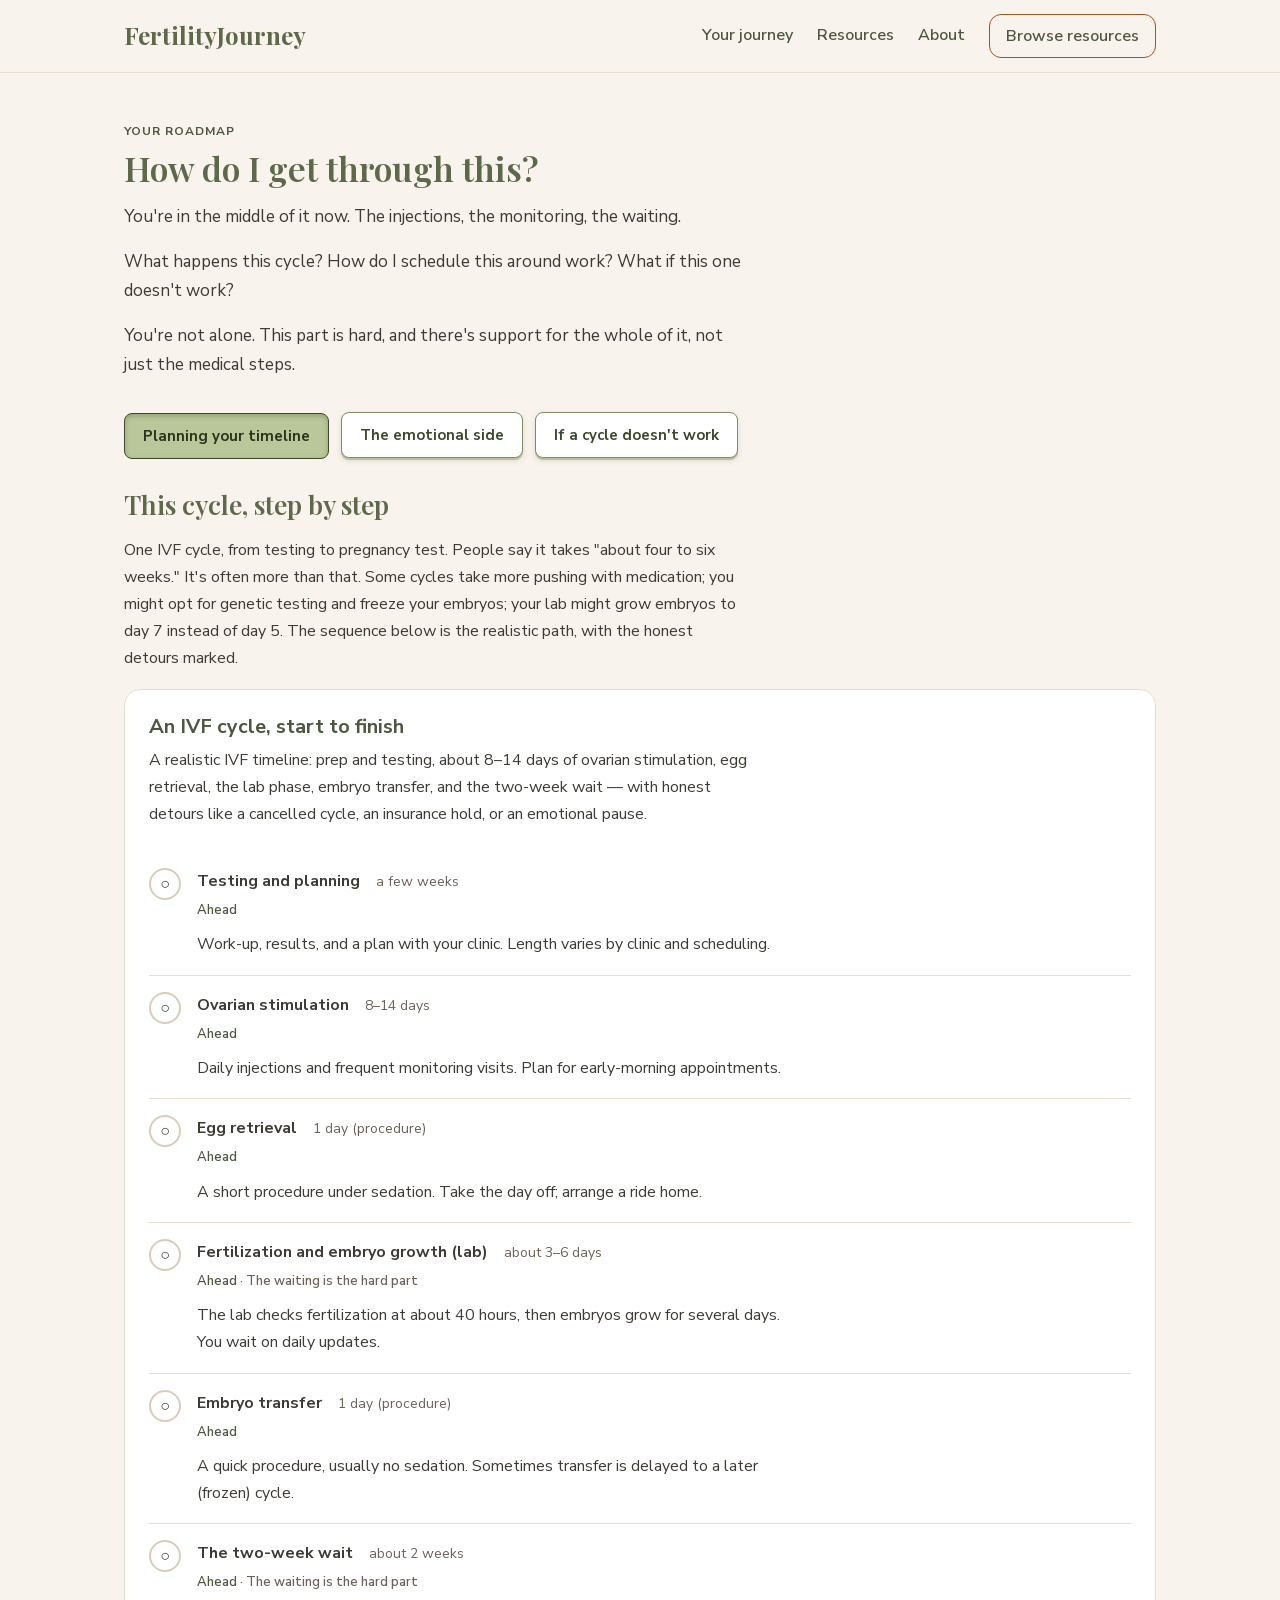
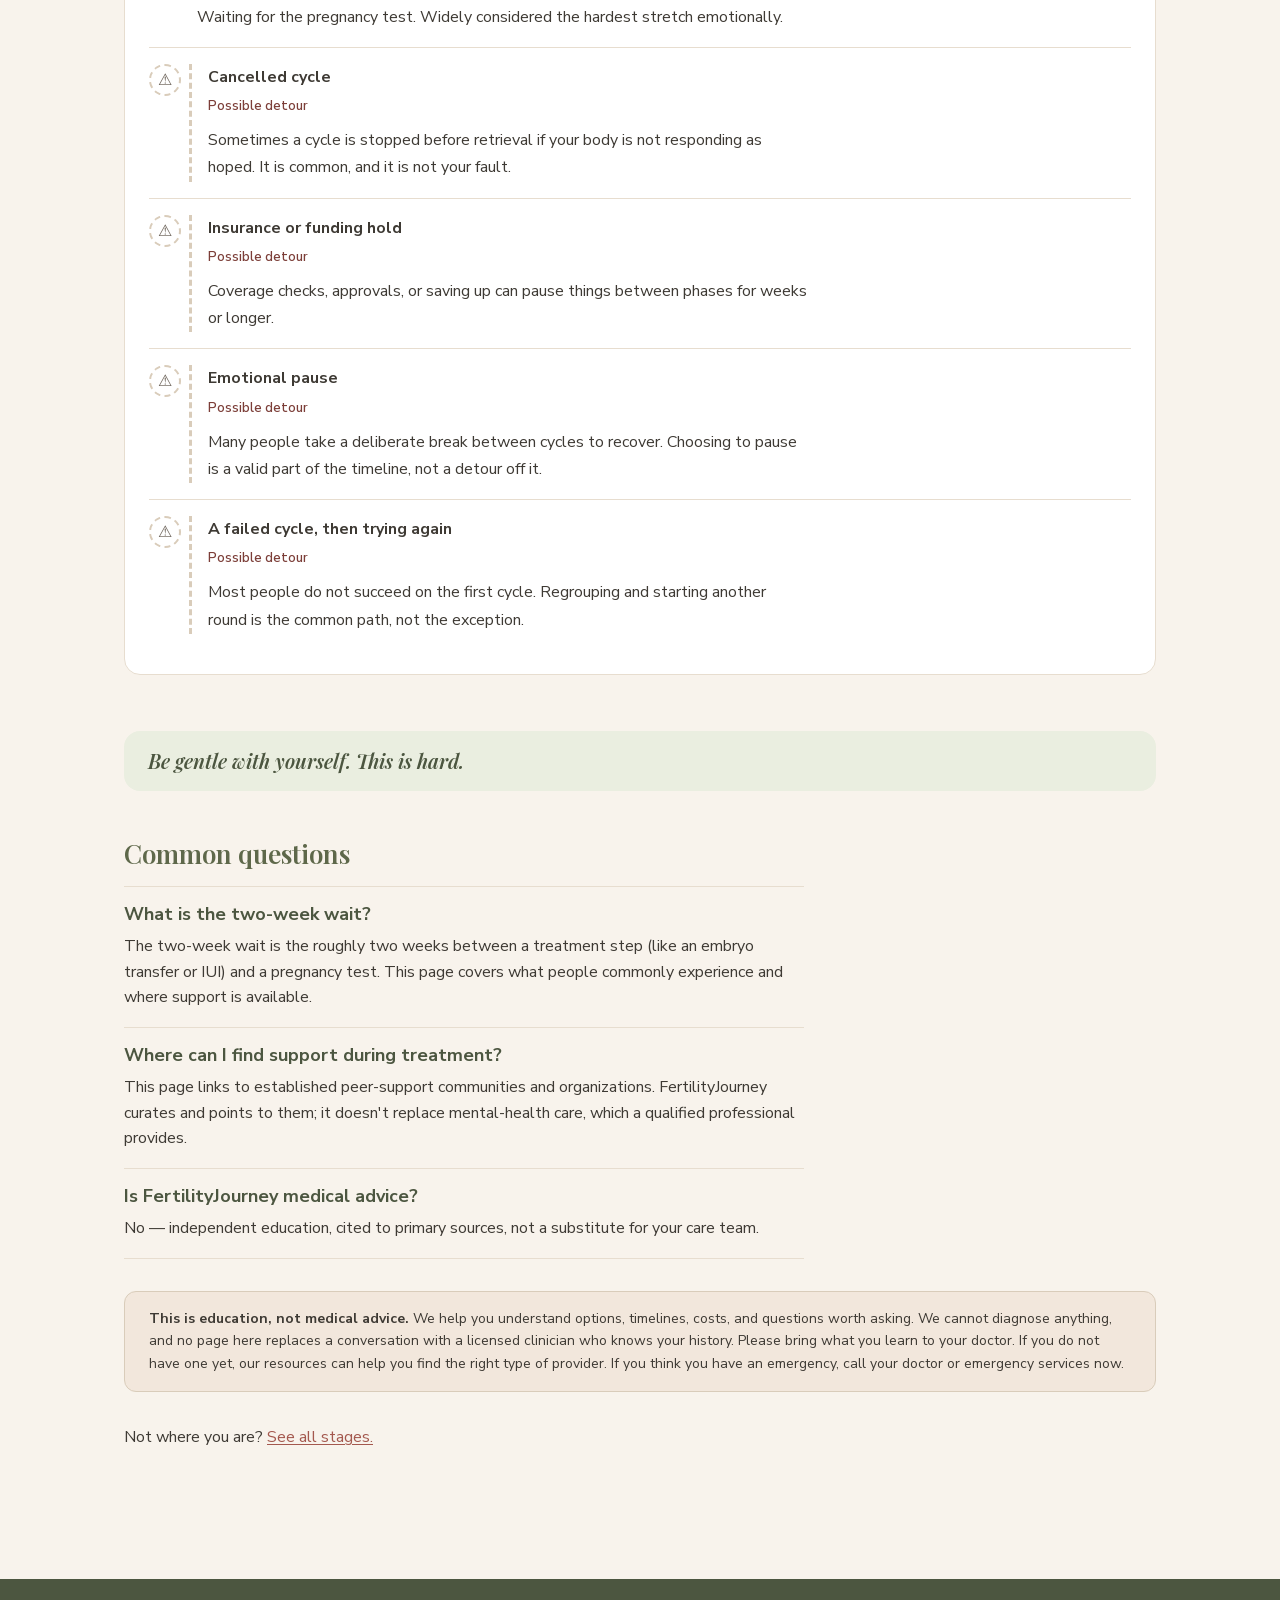
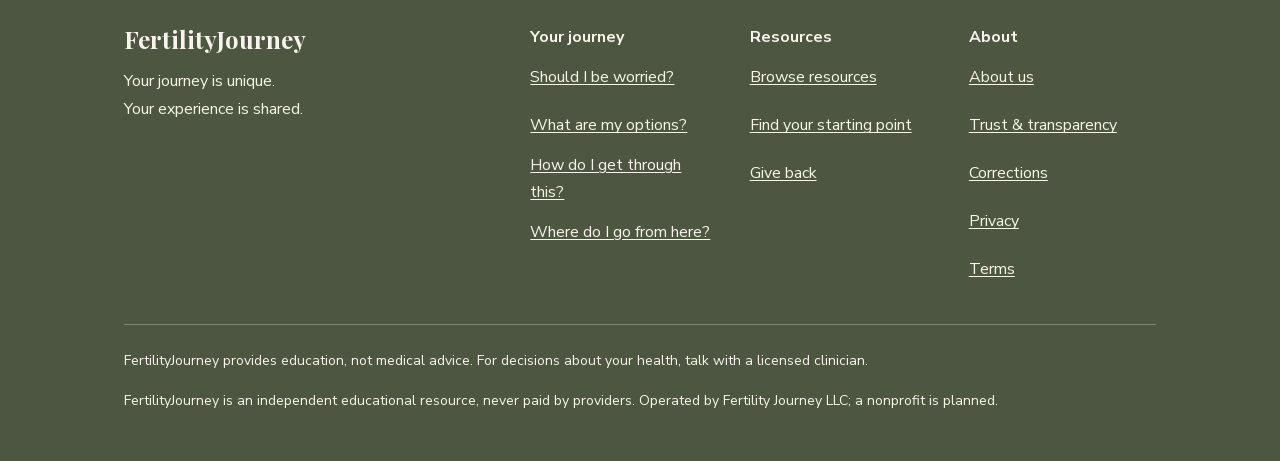
<file: journey/in-treatment/index.html>
<!DOCTYPE html><!--cQ6MYzU0wnVWuzYQneDF5--><html lang="en" class="__variable_082505 __variable_d96fa1"><head><meta charSet="utf-8"/><meta name="viewport" content="width=device-width, initial-scale=1"/><link rel="preload" href="/_next/static/media/68180864d7f93f02-s.p.woff2" as="font" crossorigin="" type="font/woff2"/><link rel="preload" href="/_next/static/media/78d0dd042ac6d54d-s.p.woff2" as="font" crossorigin="" type="font/woff2"/><link rel="preload" href="/_next/static/media/eaead17c7dbfcd5d-s.p.woff2" as="font" crossorigin="" type="font/woff2"/><link rel="stylesheet" href="/_next/static/css/0273ef32471c8bd7.css" data-precedence="next"/><link rel="preload" as="script" fetchPriority="low" href="/_next/static/chunks/webpack-b6d9324eb99711e1.js"/><script src="/_next/static/chunks/4bd1b696-c023c6e3521b1417.js" async=""></script><script src="/_next/static/chunks/255-64e783496c90356a.js" async=""></script><script src="/_next/static/chunks/main-app-56bd47e718545dc9.js" async=""></script><script src="/_next/static/chunks/619-ba102abea3e3d0e4.js" async=""></script><script src="/_next/static/chunks/app/journey/%5Bstage%5D/page-05cbaa03db6a750b.js" async=""></script><script data-goatcounter="https://fertilityjourney.goatcounter.com/count" async="" src="//gc.zgo.at/count.js"></script><meta name="next-size-adjust" content=""/><title>How do I get through fertility treatment · FertilityJourney</title><meta name="description" content="What to expect during fertility treatment, from the two-week wait to daily logistics, plus where to find support. Cited answers, not medical advice."/><meta name="robots" content="index, follow"/><link rel="canonical" href="https://fertilityjourney.org/journey/in-treatment/"/><meta property="og:title" content="Getting through fertility treatment"/><meta property="og:description" content="What to expect during fertility treatment, from the two-week wait to daily logistics, plus where to find support. Cited answers, not medical advice."/><meta property="og:url" content="https://fertilityjourney.org/journey/in-treatment/"/><meta property="og:site_name" content="FertilityJourney"/><meta property="og:type" content="article"/><meta name="twitter:card" content="summary"/><meta name="twitter:title" content="Getting through fertility treatment"/><meta name="twitter:description" content="What to expect during fertility treatment, from the two-week wait to daily logistics, plus where to find support. Cited answers, not medical advice."/><script src="/_next/static/chunks/polyfills-42372ed130431b0a.js" noModule=""></script></head><body><div hidden=""><!--$--><!--/$--></div><script type="application/ld+json">{"@context":"https://schema.org","@graph":[{"@type":"Organization","@id":"https://fertilityjourney.org/#organization","name":"FertilityJourney","url":"https://fertilityjourney.org/","description":"An independent educational resource for people navigating infertility."},{"@type":"WebSite","@id":"https://fertilityjourney.org/#website","name":"FertilityJourney","url":"https://fertilityjourney.org/","publisher":{"@id":"https://fertilityjourney.org/#organization"}}]}</script><a href="#main" class="skip-link">Skip to main content</a><header class="site-header"><div class="container"><a class="wordmark" href="/">FertilityJourney</a><nav class="site-nav" aria-label="Main"><a href="/journey/">Your journey</a><a href="/resources/">Resources</a><a href="/about/">About</a><a class="cta-rust" href="/resources/">Browse resources</a></nav></div></header><main id="main"><div class="container page-main"><script type="application/ld+json">{"@context":"https://schema.org","@type":"Article","headline":"Getting through fertility treatment","description":"What to expect during fertility treatment, from the two-week wait to daily logistics, plus where to find support. Cited answers, not medical advice.","url":"https://fertilityjourney.org/journey/in-treatment/","datePublished":"2026-07-11","dateModified":"2026-07-11","author":{"@type":"Organization","name":"FertilityJourney"},"publisher":{"@id":"https://fertilityjourney.org/#organization"}}</script><script type="application/ld+json">{"@context":"https://schema.org","@type":"FAQPage","mainEntity":[{"@type":"Question","name":"What is the two-week wait?","acceptedAnswer":{"@type":"Answer","text":"The two-week wait is the roughly two weeks between a treatment step (like an embryo transfer or IUI) and a pregnancy test. This page covers what people commonly experience and where support is available."}},{"@type":"Question","name":"Where can I find support during treatment?","acceptedAnswer":{"@type":"Answer","text":"This page links to established peer-support communities and organizations. FertilityJourney curates and points to them; it doesn't replace mental-health care, which a qualified professional provides."}},{"@type":"Question","name":"Is FertilityJourney medical advice?","acceptedAnswer":{"@type":"Answer","text":"No — independent education, cited to primary sources, not a substitute for your care team."}}]}</script><script type="application/ld+json">{"@context":"https://schema.org","@type":"BreadcrumbList","itemListElement":[{"@type":"ListItem","position":1,"name":"Home","item":"https://fertilityjourney.org/"},{"@type":"ListItem","position":2,"name":"Your journey","item":"https://fertilityjourney.org/journey/"},{"@type":"ListItem","position":3,"name":"How do I get through this?","item":"https://fertilityjourney.org/journey/in-treatment/"}]}</script><!--$!--><template data-dgst="BAILOUT_TO_CLIENT_SIDE_RENDERING"></template><!--/$--><p class="eyebrow">Your roadmap</p><h1>How do I get through this?</h1><p class="stage-mirror">You&#x27;re in the middle of it now. The injections, the monitoring, the waiting.</p><p class="stage-mirror">What happens this cycle? How do I schedule this around work? What if this one doesn&#x27;t work?</p><p class="stage-mirror">You&#x27;re not alone. This part is hard, and there&#x27;s support for the whole of it, not just the medical steps.</p><div class="stage-tabset"><div class="stage-tabs" role="tablist" aria-label="Sections"><button type="button" role="tab" id="_R_glubsnpb_-tab-0" aria-selected="true" aria-controls="_R_glubsnpb_-panel-0" tabindex="0" class="stage-tab">Planning your timeline</button><button type="button" role="tab" id="_R_glubsnpb_-tab-1" aria-selected="false" aria-controls="_R_glubsnpb_-panel-1" tabindex="-1" class="stage-tab">The emotional side</button><button type="button" role="tab" id="_R_glubsnpb_-tab-2" aria-selected="false" aria-controls="_R_glubsnpb_-panel-2" tabindex="-1" class="stage-tab">If a cycle doesn&#x27;t work</button></div><section role="tabpanel" id="_R_glubsnpb_-panel-0" aria-labelledby="_R_glubsnpb_-tab-0" tabindex="0" class="stage-panel"><h2>This cycle, step by step</h2><div class="stage-block"><p class="stage-prose">One IVF cycle, from testing to pregnancy test. People say it takes &quot;about four to six weeks.&quot; It&#x27;s often more than that. Some cycles take more pushing with medication; you might opt for genetic testing and freeze your embryos; your lab might grow embryos to day 7 instead of day 5. The sequence below is the realistic path, with the honest detours marked.</p></div><div class="stage-block"><div class="stage-timelines"><div class="timeline"><h3 class="timeline-title">An IVF cycle, start to finish</h3><p class="timeline-intro">A realistic IVF timeline: prep and testing, about 8–14 days of ovarian stimulation, egg retrieval, the lab phase, embryo transfer, and the two-week wait — with honest detours like a cancelled cycle, an insurance hold, or an emotional pause.</p><ol class="timeline-list"><li class="timeline-node timeline-node-upcoming"><span class="timeline-marker" aria-hidden="true">○</span><div class="timeline-body"><p class="timeline-node-head"><span class="timeline-node-label">Testing and planning</span><span class="timeline-range">a few weeks</span></p><span class="timeline-status">Ahead</span><p class="timeline-note">Work-up, results, and a plan with your clinic. Length varies by clinic and scheduling.</p></div></li><li class="timeline-node timeline-node-upcoming"><span class="timeline-marker" aria-hidden="true">○</span><div class="timeline-body"><p class="timeline-node-head"><span class="timeline-node-label">Ovarian stimulation</span><span class="timeline-range">8–14 days</span></p><span class="timeline-status">Ahead</span><p class="timeline-note">Daily injections and frequent monitoring visits. Plan for early-morning appointments.</p></div></li><li class="timeline-node timeline-node-upcoming"><span class="timeline-marker" aria-hidden="true">○</span><div class="timeline-body"><p class="timeline-node-head"><span class="timeline-node-label">Egg retrieval</span><span class="timeline-range">1 day (procedure)</span></p><span class="timeline-status">Ahead</span><p class="timeline-note">A short procedure under sedation. Take the day off; arrange a ride home.</p></div></li><li class="timeline-node timeline-node-upcoming"><span class="timeline-marker" aria-hidden="true">○</span><div class="timeline-body"><p class="timeline-node-head"><span class="timeline-node-label">Fertilization and embryo growth (lab)</span><span class="timeline-range">about 3–6 days</span></p><span class="timeline-status">Ahead</span><span class="timeline-longwait"> · The waiting is the hard part</span><p class="timeline-note">The lab checks fertilization at about 40 hours, then embryos grow for several days. You wait on daily updates.</p></div></li><li class="timeline-node timeline-node-upcoming"><span class="timeline-marker" aria-hidden="true">○</span><div class="timeline-body"><p class="timeline-node-head"><span class="timeline-node-label">Embryo transfer</span><span class="timeline-range">1 day (procedure)</span></p><span class="timeline-status">Ahead</span><p class="timeline-note">A quick procedure, usually no sedation. Sometimes transfer is delayed to a later (frozen) cycle.</p></div></li><li class="timeline-node timeline-node-upcoming"><span class="timeline-marker" aria-hidden="true">○</span><div class="timeline-body"><p class="timeline-node-head"><span class="timeline-node-label">The two-week wait</span><span class="timeline-range">about 2 weeks</span></p><span class="timeline-status">Ahead</span><span class="timeline-longwait"> · The waiting is the hard part</span><p class="timeline-note">Waiting for the pregnancy test. Widely considered the hardest stretch emotionally.</p></div></li><li class="timeline-node timeline-node-detour"><span class="timeline-marker" aria-hidden="true">⚠</span><div class="timeline-body"><p class="timeline-node-head"><span class="timeline-node-label">Cancelled cycle</span></p><span class="timeline-status timeline-status-detour">Possible detour</span><p class="timeline-note">Sometimes a cycle is stopped before retrieval if your body is not responding as hoped. It is common, and it is not your fault.</p></div></li><li class="timeline-node timeline-node-detour"><span class="timeline-marker" aria-hidden="true">⚠</span><div class="timeline-body"><p class="timeline-node-head"><span class="timeline-node-label">Insurance or funding hold</span></p><span class="timeline-status timeline-status-detour">Possible detour</span><p class="timeline-note">Coverage checks, approvals, or saving up can pause things between phases for weeks or longer.</p></div></li><li class="timeline-node timeline-node-detour"><span class="timeline-marker" aria-hidden="true">⚠</span><div class="timeline-body"><p class="timeline-node-head"><span class="timeline-node-label">Emotional pause</span></p><span class="timeline-status timeline-status-detour">Possible detour</span><p class="timeline-note">Many people take a deliberate break between cycles to recover. Choosing to pause is a valid part of the timeline, not a detour off it.</p></div></li><li class="timeline-node timeline-node-detour"><span class="timeline-marker" aria-hidden="true">⚠</span><div class="timeline-body"><p class="timeline-node-head"><span class="timeline-node-label">A failed cycle, then trying again</span></p><span class="timeline-status timeline-status-detour">Possible detour</span><p class="timeline-note">Most people do not succeed on the first cycle. Regrouping and starting another round is the common path, not the exception.</p></div></li></ol></div></div></div></section><section role="tabpanel" id="_R_glubsnpb_-panel-1" aria-labelledby="_R_glubsnpb_-tab-1" hidden="" tabindex="0" class="stage-panel"><h2>The emotional side</h2><div class="stage-block"><p class="stage-prose">Nothing could have prepared you for this. No one&#x27;s journey is just like yours, but we endure the hardship just the same.</p></div><div class="stage-block"><div class="stage-card-grid"><div class="stage-card"><h3>Getting through the two-week wait</h3><p style="margin:0">The wait after a transfer is often the hardest stretch. Small routines help: keep normal plans, limit the symptom-Googling, and line up something to look forward to on test day.</p></div><div class="stage-card"><h3>You and your partner</h3><p style="margin:0">Partners often land in different places at different times. Naming that early, and sharing the load of appointments and injections, protects you both.</p></div><div class="stage-card"><h3>At work</h3><p style="margin:0">You decide who to tell and how much. Some people tell a manager to ease monitoring appointments; others keep it private. Both are fine.</p></div><div class="stage-card"><h3>Support that helps</h3><p style="margin:0">Counseling and peer groups genuinely ease the load. Reaching out is a normal part of treatment, not a last resort.</p></div></div></div><div class="stage-block"><div class="stage-community card-grid"><a class="resource-card" href="https://resolve.org" rel="noopener noreferrer"><span class="rc-cat">Community</span><h3>RESOLVE: The National Infertility Association</h3><p>The US national patient organization for infertility: support groups, a helpline, advocacy, and plain-language guides. A good first stop for community.</p><p class="rc-chips" style="margin:0"><span class="chip chip-sage">Curated source</span><span class="chip">External link</span></p></a></div></div></section><section role="tabpanel" id="_R_glubsnpb_-panel-2" aria-labelledby="_R_glubsnpb_-tab-2" hidden="" tabindex="0" class="stage-panel"><h2>If a cycle doesn&#x27;t work</h2><div class="stage-block"><p class="stage-prose">One failed cycle doesn&#x27;t mean the end of your journey. But other reasons might make you decide it is. What the data says about how common this is appears below, cited to its source.</p></div><div class="stage-block"><section class="bundle-section"><h3>What to expect</h3><p class="bundle-section-intro">The realistic path, including the parts that are hard or take longer than people expect.</p><div class="bundle-items"><article class="bundle-item"><h4>How many people stop along the way</h4><p>Many people pause or stop fertility treatment before it succeeds — studies put IVF dropout around 17% in a managed cohort, with physical and emotional burden the leading reason. Stopping is common and not a failure.</p><p class="bundle-item-meta"><span class="evidence-label evidence-established"><span class="evidence-glyph" aria-hidden="true">✓</span><span class="evidence-word">Evidence: <!-- -->Established</span></span></p><p class="bundle-credential">Cited to peer-reviewed research and national registry data — sources and verification dates on this page.</p><details class="bundle-sources"><summary>Sources &amp; verification</summary><ul><li><a href="https://doi.org/10.1093/humrep/den219" rel="noopener noreferrer">Verberg et al., Human Reproduction 2008;23(9):2050–2055 — why couples drop out of IVF (prospective cohort, 384 couples)</a></li><li><a href="https://www.sartcorsonline.com/rptCSR_PublicMultYear.aspx?ClinicPKID=0" rel="noopener noreferrer">SART CORS National Summary Report, reporting year 2023 — per-retrieval non-success rates by age</a></li></ul><p class="bundle-verified">Verified <!-- -->2026-07-11</p></details></article><article class="bundle-item"><h4>The kinds of providers you might see</h4><p>A plain guide to the types of clinicians involved in fertility care — from your OB-GYN to a reproductive endocrinologist and the wider clinic team — so you know who does what and when a referral makes sense.</p><p class="bundle-item-meta"><span class="evidence-label evidence-established"><span class="evidence-glyph" aria-hidden="true">✓</span><span class="evidence-word">Evidence: <!-- -->Established</span></span></p><details class="bundle-sources"><summary>Sources &amp; verification</summary><ul><li><a href="https://www.reproductivefacts.org" rel="noopener noreferrer">ASRM ReproductiveFacts — patient education on the fertility care team and specialist referral</a></li><li><a href="https://www.asrm.org/practice-guidance/practice-committee-documents/fertility-evaluation-of-infertile-women-a-committee-opinion-2021/" rel="noopener noreferrer">ASRM — Fertility evaluation of infertile women: a committee opinion (2021); evaluation at 12 months if under 35, 6 months if 35 or older</a></li></ul><p class="bundle-verified">Verified <!-- -->2026-07-11</p></details></article></div></section></div><div class="stage-block"><div class="stage-card"><h3>What tends to come next</h3><p style="margin:0">Your clinic reviews what happened and adjusts: a different protocol, a frozen transfer, or a different path. You get to decide the pace.</p></div></div><div class="stage-block"><div class="stage-card"><h3>You don&#x27;t process this alone</h3><p style="margin:0">A failed cycle is a loss, and it deserves support.</p></div></div><div class="stage-block"><div class="stage-community card-grid"><a class="resource-card" href="https://resolve.org" rel="noopener noreferrer"><span class="rc-cat">Community</span><h3>RESOLVE: The National Infertility Association</h3><p>The US national patient organization for infertility: support groups, a helpline, advocacy, and plain-language guides. A good first stop for community.</p><p class="rc-chips" style="margin:0"><span class="chip chip-sage">Curated source</span><span class="chip">External link</span></p></a></div></div><div class="stage-block"><div class="stage-handoff"><h3>Weighing whether to continue?</h3><p>What comes next holds every option — and the support to choose.</p><a class="btn-primary" href="/journey/exploring-other-paths/">Where do I go from here?<!-- --> →</a></div></div></section></div><p class="stage-reassure">Be gentle with yourself. This is hard.</p><section class="faq-section" aria-labelledby="faq"><h2 id="faq">Common questions</h2><dl class="faq-list"><div class="faq-item"><dt>What is the two-week wait?</dt><dd>The two-week wait is the roughly two weeks between a treatment step (like an embryo transfer or IUI) and a pregnancy test. This page covers what people commonly experience and where support is available.</dd></div><div class="faq-item"><dt>Where can I find support during treatment?</dt><dd>This page links to established peer-support communities and organizations. FertilityJourney curates and points to them; it doesn&#x27;t replace mental-health care, which a qualified professional provides.</dd></div><div class="faq-item"><dt>Is FertilityJourney medical advice?</dt><dd>No — independent education, cited to primary sources, not a substitute for your care team.</dd></div></dl></section><div class="disclaimer" role="note" aria-label="Medical disclaimer"><p style="margin:0"><strong>This is education, not medical advice.</strong> <!-- -->We help you understand options, timelines, costs, and questions worth asking. We cannot diagnose anything, and no page here replaces a conversation with a licensed clinician who knows your history. Please bring what you learn to your doctor. If you do not have one yet, our resources can help you find the right type of provider. If you think you have an emergency, call your doctor or emergency services now.</p></div><p style="margin-top:var(--space-6)">Not where you are? <a href="/journey/">See all stages.</a></p></div><!--$--><!--/$--></main><footer class="site-footer"><div class="container"><div class="footer-grid"><div><p class="wordmark" style="color:var(--cream)">FertilityJourney</p><p>Your journey is unique.<br/>Your experience is shared.</p></div><nav aria-label="Your journey"><p class="footer-heading">Your journey</p><ul><li><a href="/journey/is-it-just-me/">Should I be worried?</a></li><li><a href="/journey/weighing-options/">What are my options?</a></li><li><a href="/journey/in-treatment/">How do I get through this?</a></li><li><a href="/journey/exploring-other-paths/">Where do I go from here?</a></li></ul></nav><nav aria-label="Resources"><p class="footer-heading">Resources</p><ul><li><a href="/resources/">Browse resources</a></li><li><a href="/quiz/">Find your starting point</a></li><li><a href="/give-back/">Give back</a></li></ul></nav><nav aria-label="About and trust"><p class="footer-heading">About</p><ul><li><a href="/about/">About us</a></li><li><a href="/trust/">Trust &amp; transparency</a></li><li><a href="/corrections/">Corrections</a></li><li><a href="/privacy/">Privacy</a></li><li><a href="/terms/">Terms</a></li></ul></nav></div><div class="footer-disclaimer"><p>FertilityJourney provides education, not medical advice. For decisions about your health, talk with a licensed clinician.</p><p style="margin:0">FertilityJourney is an independent educational resource, never paid by providers. Operated by Fertility Journey LLC; a nonprofit is planned.</p></div></div></footer><script src="/_next/static/chunks/webpack-b6d9324eb99711e1.js" id="_R_" async=""></script><script>(self.__next_f=self.__next_f||[]).push([0])</script><script>self.__next_f.push([1,"1:\"$Sreact.fragment\"\n2:I[2619,[\"619\",\"static/chunks/619-ba102abea3e3d0e4.js\",\"670\",\"static/chunks/app/journey/%5Bstage%5D/page-05cbaa03db6a750b.js\"],\"\"]\n3:I[9766,[],\"\"]\n4:I[8924,[],\"\"]\ne:I[7150,[],\"\"]\n:HL[\"/_next/static/media/68180864d7f93f02-s.p.woff2\",\"font\",{\"crossOrigin\":\"\",\"type\":\"font/woff2\"}]\n:HL[\"/_next/static/media/78d0dd042ac6d54d-s.p.woff2\",\"font\",{\"crossOrigin\":\"\",\"type\":\"font/woff2\"}]\n:HL[\"/_next/static/media/eaead17c7dbfcd5d-s.p.woff2\",\"font\",{\"crossOrigin\":\"\",\"type\":\"font/woff2\"}]\n:HL[\"/_next/static/css/0273ef32471c8bd7.css\",\"style\"]\n"])</script><script>self.__next_f.push([1,"0:{\"P\":null,\"b\":\"cQ6MYzU0wnVWuzYQneDF5\",\"p\":\"\",\"c\":[\"\",\"journey\",\"in-treatment\",\"\"],\"i\":false,\"f\":[[[\"\",{\"children\":[\"journey\",{\"children\":[[\"stage\",\"in-treatment\",\"d\"],{\"children\":[\"__PAGE__\",{}]}]}]},\"$undefined\",\"$undefined\",true],[\"\",[\"$\",\"$1\",\"c\",{\"children\":[[[\"$\",\"link\",\"0\",{\"rel\":\"stylesheet\",\"href\":\"/_next/static/css/0273ef32471c8bd7.css\",\"precedence\":\"next\",\"crossOrigin\":\"$undefined\",\"nonce\":\"$undefined\"}]],[\"$\",\"html\",null,{\"lang\":\"en\",\"className\":\"__variable_082505 __variable_d96fa1\",\"children\":[\"$\",\"body\",null,{\"children\":[[\"$\",\"script\",null,{\"type\":\"application/ld+json\",\"dangerouslySetInnerHTML\":{\"__html\":\"{\\\"@context\\\":\\\"https://schema.org\\\",\\\"@graph\\\":[{\\\"@type\\\":\\\"Organization\\\",\\\"@id\\\":\\\"https://fertilityjourney.org/#organization\\\",\\\"name\\\":\\\"FertilityJourney\\\",\\\"url\\\":\\\"https://fertilityjourney.org/\\\",\\\"description\\\":\\\"An independent educational resource for people navigating infertility.\\\"},{\\\"@type\\\":\\\"WebSite\\\",\\\"@id\\\":\\\"https://fertilityjourney.org/#website\\\",\\\"name\\\":\\\"FertilityJourney\\\",\\\"url\\\":\\\"https://fertilityjourney.org/\\\",\\\"publisher\\\":{\\\"@id\\\":\\\"https://fertilityjourney.org/#organization\\\"}}]}\"}}],[\"$\",\"a\",null,{\"href\":\"#main\",\"className\":\"skip-link\",\"children\":\"Skip to main content\"}],[\"$\",\"header\",null,{\"className\":\"site-header\",\"children\":[\"$\",\"div\",null,{\"className\":\"container\",\"children\":[[\"$\",\"$L2\",null,{\"href\":\"/\",\"className\":\"wordmark\",\"children\":\"FertilityJourney\"}],[\"$\",\"nav\",null,{\"className\":\"site-nav\",\"aria-label\":\"Main\",\"children\":[[\"$\",\"$L2\",null,{\"href\":\"/journey/\",\"children\":\"Your journey\"}],[\"$\",\"$L2\",null,{\"href\":\"/resources/\",\"children\":\"Resources\"}],[\"$\",\"$L2\",null,{\"href\":\"/about/\",\"children\":\"About\"}],[\"$\",\"$L2\",null,{\"href\":\"/resources/\",\"className\":\"cta-rust\",\"children\":\"Browse resources\"}]]}]]}]}],[\"$\",\"main\",null,{\"id\":\"main\",\"children\":[\"$\",\"$L3\",null,{\"parallelRouterKey\":\"children\",\"error\":\"$undefined\",\"errorStyles\":\"$undefined\",\"errorScripts\":\"$undefined\",\"template\":[\"$\",\"$L4\",null,{}],\"templateStyles\":\"$undefined\",\"templateScripts\":\"$undefined\",\"notFound\":[[\"$\",\"div\",null,{\"className\":\"container page-main\",\"style\":{\"maxWidth\":640},\"children\":[[\"$\",\"p\",null,{\"className\":\"eyebrow\",\"children\":\"We couldn’t find that page\"}],[\"$\",\"h1\",null,{\"children\":\"This page isn’t here. But you still are.\"}],[\"$\",\"p\",null,{\"className\":\"body-lg\",\"children\":\"The link may have moved or the address may have a typo. Wherever you are in this, here are good places to pick back up.\"}],[\"$\",\"ul\",null,{\"className\":\"checkpoint-list\",\"style\":{\"marginTop\":\"var(--space-6)\"},\"children\":[[\"$\",\"li\",null,{\"children\":[\"$\",\"$L2\",null,{\"href\":\"/journey/\",\"children\":\"Find answers for where you are right now\"}]}],[\"$\",\"li\",null,{\"children\":[\"$\",\"$L2\",null,{\"href\":\"/resources/\",\"children\":\"Browse the resource library\"}]}],[\"$\",\"li\",null,{\"children\":[\"$\",\"$L2\",null,{\"href\":\"/quiz/\",\"children\":\"Not sure where to start? Take the 2-minute quiz\"}]}]]}]]}],[]],\"forbidden\":\"$undefined\",\"unauthorized\":\"$undefined\"}]}],[\"$\",\"footer\",null,{\"className\":\"site-footer\",\"children\":[\"$\",\"div\",null,{\"className\":\"container\",\"children\":[[\"$\",\"div\",null,{\"className\":\"footer-grid\",\"children\":[[\"$\",\"div\",null,{\"children\":[[\"$\",\"p\",null,{\"className\":\"wordmark\",\"style\":{\"color\":\"var(--cream)\"},\"children\":\"FertilityJourney\"}],[\"$\",\"p\",null,{\"children\":[\"Your journey is unique.\",[\"$\",\"br\",null,{}],\"Your experience is shared.\"]}]]}],[\"$\",\"nav\",null,{\"aria-label\":\"Your journey\",\"children\":[[\"$\",\"p\",null,{\"className\":\"footer-heading\",\"children\":\"Your journey\"}],[\"$\",\"ul\",null,{\"children\":[[\"$\",\"li\",\"is-it-just-me\",{\"children\":[\"$\",\"$L2\",null,{\"href\":\"/journey/is-it-just-me/\",\"children\":\"Should I be worried?\"}]}],[\"$\",\"li\",\"weighing-options\",{\"children\":[\"$\",\"$L2\",null,{\"href\":\"/journey/weighing-options/\",\"children\":\"What are my options?\"}]}],[\"$\",\"li\",\"in-treatment\",{\"children\":[\"$\",\"$L2\",null,{\"href\":\"/journey/in-treatment/\",\"children\":\"How do I get through this?\"}]}],[\"$\",\"li\",\"exploring-other-paths\",{\"children\":[\"$\",\"$L2\",null,{\"href\":\"/journey/exploring-other-paths/\",\"children\":\"Where do I go from here?\"}]}]]}]]}],[\"$\",\"nav\",null,{\"aria-label\":\"Resources\",\"children\":[[\"$\",\"p\",null,{\"className\":\"footer-heading\",\"children\":\"Resources\"}],[\"$\",\"ul\",null,{\"children\":[[\"$\",\"li\",null,{\"children\":[\"$\",\"$L2\",null,{\"href\":\"/resources/\",\"children\":\"Browse resources\"}]}],[\"$\",\"li\",null,{\"children\":[\"$\",\"$L2\",null,{\"href\":\"/quiz/\",\"children\":\"Find your starting point\"}]}],[\"$\",\"li\",null,{\"children\":[\"$\",\"$L2\",null,{\"href\":\"/give-back/\",\"children\":\"Give back\"}]}]]}]]}],[\"$\",\"nav\",null,{\"aria-label\":\"About and trust\",\"children\":[[\"$\",\"p\",null,{\"className\":\"footer-heading\",\"children\":\"About\"}],[\"$\",\"ul\",null,{\"children\":[[\"$\",\"li\",null,{\"children\":[\"$\",\"$L2\",null,{\"href\":\"/about/\",\"children\":\"About us\"}]}],[\"$\",\"li\",null,{\"children\":[\"$\",\"$L2\",null,{\"href\":\"/trust/\",\"children\":\"Trust \u0026 transparency\"}]}],\"$L5\",\"$L6\",\"$L7\"]}]]}]]}],\"$L8\"]}]}],\"$L9\"]}]}]]}],{\"children\":[\"journey\",\"$La\",{\"children\":[[\"stage\",\"in-treatment\",\"d\"],\"$Lb\",{\"children\":[\"__PAGE__\",\"$Lc\",{},null,false]},null,false]},null,false]},null,false],\"$Ld\",false]],\"m\":\"$undefined\",\"G\":[\"$e\",[]],\"s\":false,\"S\":true}\n"])</script><script>self.__next_f.push([1,"10:I[4431,[],\"OutletBoundary\"]\n12:I[5278,[],\"AsyncMetadataOutlet\"]\n14:I[4431,[],\"ViewportBoundary\"]\n16:I[4431,[],\"MetadataBoundary\"]\n17:\"$Sreact.suspense\"\n5:[\"$\",\"li\",null,{\"children\":[\"$\",\"$L2\",null,{\"href\":\"/corrections/\",\"children\":\"Corrections\"}]}]\n6:[\"$\",\"li\",null,{\"children\":[\"$\",\"$L2\",null,{\"href\":\"/privacy/\",\"children\":\"Privacy\"}]}]\n7:[\"$\",\"li\",null,{\"children\":[\"$\",\"$L2\",null,{\"href\":\"/terms/\",\"children\":\"Terms\"}]}]\n8:[\"$\",\"div\",null,{\"className\":\"footer-disclaimer\",\"children\":[[\"$\",\"p\",null,{\"children\":\"FertilityJourney provides education, not medical advice. For decisions about your health, talk with a licensed clinician.\"}],[\"$\",\"p\",null,{\"style\":{\"margin\":0},\"children\":\"FertilityJourney is an independent educational resource, never paid by providers. Operated by Fertility Journey LLC; a nonprofit is planned.\"}]]}]\n9:[\"$\",\"script\",null,{\"data-goatcounter\":\"https://fertilityjourney.goatcounter.com/count\",\"async\":true,\"src\":\"//gc.zgo.at/count.js\"}]\na:[\"$\",\"$1\",\"c\",{\"children\":[null,[\"$\",\"$L3\",null,{\"parallelRouterKey\":\"children\",\"error\":\"$undefined\",\"errorStyles\":\"$undefined\",\"errorScripts\":\"$undefined\",\"template\":[\"$\",\"$L4\",null,{}],\"templateStyles\":\"$undefined\",\"templateScripts\":\"$undefined\",\"notFound\":\"$undefined\",\"forbidden\":\"$undefined\",\"unauthorized\":\"$undefined\"}]]}]\nb:[\"$\",\"$1\",\"c\",{\"children\":[null,[\"$\",\"$L3\",null,{\"parallelRouterKey\":\"children\",\"error\":\"$undefined\",\"errorStyles\":\"$undefined\",\"errorScripts\":\"$undefined\",\"template\":[\"$\",\"$L4\",null,{}],\"templateStyles\":\"$undefined\",\"templateScripts\":\"$undefined\",\"notFound\":\"$undefined\",\"forbidden\":\"$undefined\",\"unauthorized\":\"$undefined\"}]]}]\nc:[\"$\",\"$1\",\"c\",{\"children\":[\"$Lf\",null,[\"$\",\"$L10\",null,{\"children\":[\"$L11\",[\"$\",\"$L12\",null,{\"promise\":\"$@13\"}]]}]]}]\nd:[\"$\",\"$1\",\"h\",{\"children\":[null,[[\"$\",\"$L14\",null,{\"children\":\"$L15\"}],[\"$\",\"meta\",null,{\"name\":\"next-size-adjust\",\"content\":\"\"}]],[\"$\",\"$L16\",null,{\"children\":[\"$\",\"div\",null,{\"hidden\":true,\"children\":[\"$\",\"$17\",null,{\"fallback\":null,\"children\":\"$L18\"}]}]}]]}]\n"])</script><script>self.__next_f.push([1,"19:I[8950,[\"619\",\"static/chunks/619-ba102abea3e3d0e4.js\",\"670\",\"static/chunks/app/journey/%5Bstage%5D/page-05cbaa03db6a750b.js\"],\"QuizArrivalBanner\"]\n1a:I[4640,[\"619\",\"static/chunks/619-ba102abea3e3d0e4.js\",\"670\",\"static/chunks/app/journey/%5Bstage%5D/page-05cbaa03db6a750b.js\"],\"StageTabs\"]\n"])</script><script>self.__next_f.push([1,"f:[\"$\",\"div\",null,{\"className\":\"container page-main\",\"children\":[[\"$\",\"script\",null,{\"type\":\"application/ld+json\",\"dangerouslySetInnerHTML\":{\"__html\":\"{\\\"@context\\\":\\\"https://schema.org\\\",\\\"@type\\\":\\\"Article\\\",\\\"headline\\\":\\\"Getting through fertility treatment\\\",\\\"description\\\":\\\"What to expect during fertility treatment, from the two-week wait to daily logistics, plus where to find support. Cited answers, not medical advice.\\\",\\\"url\\\":\\\"https://fertilityjourney.org/journey/in-treatment/\\\",\\\"datePublished\\\":\\\"2026-07-11\\\",\\\"dateModified\\\":\\\"2026-07-11\\\",\\\"author\\\":{\\\"@type\\\":\\\"Organization\\\",\\\"name\\\":\\\"FertilityJourney\\\"},\\\"publisher\\\":{\\\"@id\\\":\\\"https://fertilityjourney.org/#organization\\\"}}\"}}],[\"$\",\"script\",null,{\"type\":\"application/ld+json\",\"dangerouslySetInnerHTML\":{\"__html\":\"{\\\"@context\\\":\\\"https://schema.org\\\",\\\"@type\\\":\\\"FAQPage\\\",\\\"mainEntity\\\":[{\\\"@type\\\":\\\"Question\\\",\\\"name\\\":\\\"What is the two-week wait?\\\",\\\"acceptedAnswer\\\":{\\\"@type\\\":\\\"Answer\\\",\\\"text\\\":\\\"The two-week wait is the roughly two weeks between a treatment step (like an embryo transfer or IUI) and a pregnancy test. This page covers what people commonly experience and where support is available.\\\"}},{\\\"@type\\\":\\\"Question\\\",\\\"name\\\":\\\"Where can I find support during treatment?\\\",\\\"acceptedAnswer\\\":{\\\"@type\\\":\\\"Answer\\\",\\\"text\\\":\\\"This page links to established peer-support communities and organizations. FertilityJourney curates and points to them; it doesn't replace mental-health care, which a qualified professional provides.\\\"}},{\\\"@type\\\":\\\"Question\\\",\\\"name\\\":\\\"Is FertilityJourney medical advice?\\\",\\\"acceptedAnswer\\\":{\\\"@type\\\":\\\"Answer\\\",\\\"text\\\":\\\"No — independent education, cited to primary sources, not a substitute for your care team.\\\"}}]}\"}}],[\"$\",\"script\",null,{\"type\":\"application/ld+json\",\"dangerouslySetInnerHTML\":{\"__html\":\"{\\\"@context\\\":\\\"https://schema.org\\\",\\\"@type\\\":\\\"BreadcrumbList\\\",\\\"itemListElement\\\":[{\\\"@type\\\":\\\"ListItem\\\",\\\"position\\\":1,\\\"name\\\":\\\"Home\\\",\\\"item\\\":\\\"https://fertilityjourney.org/\\\"},{\\\"@type\\\":\\\"ListItem\\\",\\\"position\\\":2,\\\"name\\\":\\\"Your journey\\\",\\\"item\\\":\\\"https://fertilityjourney.org/journey/\\\"},{\\\"@type\\\":\\\"ListItem\\\",\\\"position\\\":3,\\\"name\\\":\\\"How do I get through this?\\\",\\\"item\\\":\\\"https://fertilityjourney.org/journey/in-treatment/\\\"}]}\"}}],[\"$\",\"$L19\",null,{\"stageLabel\":\"How do I get through this?\"}],[\"$\",\"p\",null,{\"className\":\"eyebrow\",\"children\":\"Your roadmap\"}],[\"$\",\"h1\",null,{\"children\":\"How do I get through this?\"}],[[\"$\",\"p\",\"0\",{\"className\":\"stage-mirror\",\"children\":\"You're in the middle of it now. The injections, the monitoring, the waiting.\"}],[\"$\",\"p\",\"1\",{\"className\":\"stage-mirror\",\"children\":\"What happens this cycle? How do I schedule this around work? What if this one doesn't work?\"}],[\"$\",\"p\",\"2\",{\"className\":\"stage-mirror\",\"children\":\"You're not alone. This part is hard, and there's support for the whole of it, not just the medical steps.\"}]],[\"$\",\"$L1a\",null,{\"tabs\":[{\"label\":\"Planning your timeline\",\"heading\":\"This cycle, step by step\",\"panel\":[[\"$\",\"div\",\"0\",{\"className\":\"stage-block\",\"children\":[\"$\",\"p\",null,{\"className\":\"stage-prose\",\"children\":\"One IVF cycle, from testing to pregnancy test. People say it takes \\\"about four to six weeks.\\\" It's often more than that. Some cycles take more pushing with medication; you might opt for genetic testing and freeze your embryos; your lab might grow embryos to day 7 instead of day 5. The sequence below is the realistic path, with the honest detours marked.\"}]}],[\"$\",\"div\",\"1\",{\"className\":\"stage-block\",\"children\":[\"$\",\"div\",null,{\"className\":\"stage-timelines\",\"children\":[[\"$\",\"div\",\"ivf\",{\"className\":\"timeline\",\"children\":[[\"$\",\"h3\",null,{\"className\":\"timeline-title\",\"children\":\"An IVF cycle, start to finish\"}],\"$L1b\",\"$L1c\"]}]]}]}]]},{\"label\":\"The emotional side\",\"heading\":\"The emotional side\",\"panel\":\"$L1d\"},{\"label\":\"If a cycle doesn't work\",\"heading\":\"If a cycle doesn't work\",\"panel\":\"$L1e\"}]}],\"$L1f\",\"$L20\",\"$L21\",\"$L22\"]}]\n"])</script><script>self.__next_f.push([1,"1b:[\"$\",\"p\",null,{\"className\":\"timeline-intro\",\"children\":\"A realistic IVF timeline: prep and testing, about 8–14 days of ovarian stimulation, egg retrieval, the lab phase, embryo transfer, and the two-week wait — with honest detours like a cancelled cycle, an insurance hold, or an emotional pause.\"}]\n"])</script><script>self.__next_f.push([1,"1c:[\"$\",\"ol\",null,{\"className\":\"timeline-list\",\"children\":[[[\"$\",\"li\",\"ivf-phase-0\",{\"className\":\"timeline-node timeline-node-upcoming\",\"children\":[[\"$\",\"span\",null,{\"className\":\"timeline-marker\",\"aria-hidden\":\"true\",\"children\":\"○\"}],[\"$\",\"div\",null,{\"className\":\"timeline-body\",\"children\":[[\"$\",\"p\",null,{\"className\":\"timeline-node-head\",\"children\":[[\"$\",\"span\",null,{\"className\":\"timeline-node-label\",\"children\":\"Testing and planning\"}],[\"$\",\"span\",null,{\"className\":\"timeline-range\",\"children\":\"a few weeks\"}]]}],[\"$\",\"span\",null,{\"className\":\"timeline-status\",\"children\":\"Ahead\"}],null,[\"$\",\"p\",null,{\"className\":\"timeline-note\",\"children\":\"Work-up, results, and a plan with your clinic. Length varies by clinic and scheduling.\"}]]}]]}],[\"$\",\"li\",\"ivf-phase-1\",{\"className\":\"timeline-node timeline-node-upcoming\",\"children\":[[\"$\",\"span\",null,{\"className\":\"timeline-marker\",\"aria-hidden\":\"true\",\"children\":\"○\"}],[\"$\",\"div\",null,{\"className\":\"timeline-body\",\"children\":[[\"$\",\"p\",null,{\"className\":\"timeline-node-head\",\"children\":[[\"$\",\"span\",null,{\"className\":\"timeline-node-label\",\"children\":\"Ovarian stimulation\"}],[\"$\",\"span\",null,{\"className\":\"timeline-range\",\"children\":\"8–14 days\"}]]}],[\"$\",\"span\",null,{\"className\":\"timeline-status\",\"children\":\"Ahead\"}],null,[\"$\",\"p\",null,{\"className\":\"timeline-note\",\"children\":\"Daily injections and frequent monitoring visits. Plan for early-morning appointments.\"}]]}]]}],[\"$\",\"li\",\"ivf-phase-2\",{\"className\":\"timeline-node timeline-node-upcoming\",\"children\":[[\"$\",\"span\",null,{\"className\":\"timeline-marker\",\"aria-hidden\":\"true\",\"children\":\"○\"}],[\"$\",\"div\",null,{\"className\":\"timeline-body\",\"children\":[[\"$\",\"p\",null,{\"className\":\"timeline-node-head\",\"children\":[[\"$\",\"span\",null,{\"className\":\"timeline-node-label\",\"children\":\"Egg retrieval\"}],[\"$\",\"span\",null,{\"className\":\"timeline-range\",\"children\":\"1 day (procedure)\"}]]}],[\"$\",\"span\",null,{\"className\":\"timeline-status\",\"children\":\"Ahead\"}],null,[\"$\",\"p\",null,{\"className\":\"timeline-note\",\"children\":\"A short procedure under sedation. Take the day off; arrange a ride home.\"}]]}]]}],[\"$\",\"li\",\"ivf-phase-3\",{\"className\":\"timeline-node timeline-node-upcoming\",\"children\":[[\"$\",\"span\",null,{\"className\":\"timeline-marker\",\"aria-hidden\":\"true\",\"children\":\"○\"}],[\"$\",\"div\",null,{\"className\":\"timeline-body\",\"children\":[[\"$\",\"p\",null,{\"className\":\"timeline-node-head\",\"children\":[[\"$\",\"span\",null,{\"className\":\"timeline-node-label\",\"children\":\"Fertilization and embryo growth (lab)\"}],[\"$\",\"span\",null,{\"className\":\"timeline-range\",\"children\":\"about 3–6 days\"}]]}],[\"$\",\"span\",null,{\"className\":\"timeline-status\",\"children\":\"Ahead\"}],[\"$\",\"span\",null,{\"className\":\"timeline-longwait\",\"children\":\" · The waiting is the hard part\"}],[\"$\",\"p\",null,{\"className\":\"timeline-note\",\"children\":\"The lab checks fertilization at about 40 hours, then embryos grow for several days. You wait on daily updates.\"}]]}]]}],[\"$\",\"li\",\"ivf-phase-4\",{\"className\":\"timeline-node timeline-node-upcoming\",\"children\":[[\"$\",\"span\",null,{\"className\":\"timeline-marker\",\"aria-hidden\":\"true\",\"children\":\"○\"}],[\"$\",\"div\",null,{\"className\":\"timeline-body\",\"children\":[[\"$\",\"p\",null,{\"className\":\"timeline-node-head\",\"children\":[[\"$\",\"span\",null,{\"className\":\"timeline-node-label\",\"children\":\"Embryo transfer\"}],[\"$\",\"span\",null,{\"className\":\"timeline-range\",\"children\":\"1 day (procedure)\"}]]}],[\"$\",\"span\",null,{\"className\":\"timeline-status\",\"children\":\"Ahead\"}],null,[\"$\",\"p\",null,{\"className\":\"timeline-note\",\"children\":\"A quick procedure, usually no sedation. Sometimes transfer is delayed to a later (frozen) cycle.\"}]]}]]}],[\"$\",\"li\",\"ivf-phase-5\",{\"className\":\"timeline-node timeline-node-upcoming\",\"children\":[[\"$\",\"span\",null,{\"className\":\"timeline-marker\",\"aria-hidden\":\"true\",\"children\":\"○\"}],[\"$\",\"div\",null,{\"className\":\"timeline-body\",\"children\":[[\"$\",\"p\",null,{\"className\":\"timeline-node-head\",\"children\":[[\"$\",\"span\",null,{\"className\":\"timeline-node-label\",\"children\":\"The two-week wait\"}],[\"$\",\"span\",null,{\"className\":\"timeline-range\",\"children\":\"about 2 weeks\"}]]}],[\"$\",\"span\",null,{\"className\":\"timeline-status\",\"children\":\"Ahead\"}],[\"$\",\"span\",null,{\"className\":\"timeline-longwait\",\"children\":\" · The waiting is the hard part\"}],[\"$\",\"p\",null,{\"className\":\"timeline-note\",\"children\":\"Waiting for the pregnancy test. Widely considered the hardest stretch emotionally.\"}]]}]]}]],[[\"$\",\"li\",\"ivf-detour-0\",{\"className\":\"timeline-node timeline-node-detour\",\"children\":[\"$L23\",\"$L24\"]}],\"$L25\",\"$L26\",\"$L27\"]]}]\n"])</script><script>self.__next_f.push([1,"1d:[[\"$\",\"div\",\"0\",{\"className\":\"stage-block\",\"children\":[\"$\",\"p\",null,{\"className\":\"stage-prose\",\"children\":\"Nothing could have prepared you for this. No one's journey is just like yours, but we endure the hardship just the same.\"}]}],[\"$\",\"div\",\"1\",{\"className\":\"stage-block\",\"children\":[\"$\",\"div\",null,{\"className\":\"stage-card-grid\",\"children\":[[\"$\",\"div\",\"Getting through the two-week wait\",{\"className\":\"stage-card\",\"children\":[[\"$\",\"h3\",null,{\"children\":\"Getting through the two-week wait\"}],[\"$\",\"p\",null,{\"style\":{\"margin\":0},\"children\":\"The wait after a transfer is often the hardest stretch. Small routines help: keep normal plans, limit the symptom-Googling, and line up something to look forward to on test day.\"}]]}],[\"$\",\"div\",\"You and your partner\",{\"className\":\"stage-card\",\"children\":[[\"$\",\"h3\",null,{\"children\":\"You and your partner\"}],[\"$\",\"p\",null,{\"style\":{\"margin\":0},\"children\":\"Partners often land in different places at different times. Naming that early, and sharing the load of appointments and injections, protects you both.\"}]]}],[\"$\",\"div\",\"At work\",{\"className\":\"stage-card\",\"children\":[[\"$\",\"h3\",null,{\"children\":\"At work\"}],[\"$\",\"p\",null,{\"style\":{\"margin\":0},\"children\":\"You decide who to tell and how much. Some people tell a manager to ease monitoring appointments; others keep it private. Both are fine.\"}]]}],[\"$\",\"div\",\"Support that helps\",{\"className\":\"stage-card\",\"children\":[[\"$\",\"h3\",null,{\"children\":\"Support that helps\"}],[\"$\",\"p\",null,{\"style\":{\"margin\":0},\"children\":\"Counseling and peer groups genuinely ease the load. Reaching out is a normal part of treatment, not a last resort.\"}]]}]]}]}],[\"$\",\"div\",\"2\",{\"className\":\"stage-block\",\"children\":[\"$\",\"div\",null,{\"className\":\"stage-community card-grid\",\"children\":[[\"$\",\"a\",\"resolve-support\",{\"className\":\"resource-card\",\"href\":\"https://resolve.org\",\"rel\":\"noopener noreferrer\",\"children\":[[\"$\",\"span\",null,{\"className\":\"rc-cat\",\"children\":\"Community\"}],[\"$\",\"h3\",null,{\"children\":\"RESOLVE: The National Infertility Association\"}],[\"$\",\"p\",null,{\"children\":\"The US national patient organization for infertility: support groups, a helpline, advocacy, and plain-language guides. A good first stop for community.\"}],[\"$\",\"p\",null,{\"className\":\"rc-chips\",\"style\":{\"margin\":0},\"children\":[[\"$\",\"span\",null,{\"className\":\"chip chip-sage\",\"children\":\"Curated source\"}],null,null,[\"$\",\"span\",null,{\"className\":\"chip\",\"children\":\"External link\"}]]}]]}]]}]}]]\n"])</script><script>self.__next_f.push([1,"1e:[[\"$\",\"div\",\"0\",{\"className\":\"stage-block\",\"children\":[\"$\",\"p\",null,{\"className\":\"stage-prose\",\"children\":\"One failed cycle doesn't mean the end of your journey. But other reasons might make you decide it is. What the data says about how common this is appears below, cited to its source.\"}]}],[\"$\",\"div\",\"1\",{\"className\":\"stage-block\",\"children\":[[\"$\",\"section\",\"what-to-expect\",{\"className\":\"bundle-section\",\"children\":[[\"$\",\"h3\",null,{\"children\":\"What to expect\"}],[\"$\",\"p\",null,{\"className\":\"bundle-section-intro\",\"children\":\"The realistic path, including the parts that are hard or take longer than people expect.\"}],[\"$\",\"div\",null,{\"className\":\"bundle-items\",\"children\":[[\"$\",\"article\",\"attrition-between-stages\",{\"className\":\"bundle-item\",\"children\":[[\"$\",\"h4\",null,{\"children\":\"How many people stop along the way\"}],[\"$\",\"p\",null,{\"children\":\"Many people pause or stop fertility treatment before it succeeds — studies put IVF dropout around 17% in a managed cohort, with physical and emotional burden the leading reason. Stopping is common and not a failure.\"}],[\"$\",\"p\",null,{\"className\":\"bundle-item-meta\",\"children\":[\"$\",\"span\",null,{\"className\":\"evidence-label evidence-established\",\"children\":[[\"$\",\"span\",null,{\"className\":\"evidence-glyph\",\"aria-hidden\":\"true\",\"children\":\"✓\"}],[\"$\",\"span\",null,{\"className\":\"evidence-word\",\"children\":[\"Evidence: \",\"Established\"]}]]}]}],[\"$\",\"p\",null,{\"className\":\"bundle-credential\",\"children\":\"Cited to peer-reviewed research and national registry data — sources and verification dates on this page.\"}],[\"$\",\"details\",null,{\"className\":\"bundle-sources\",\"children\":[[\"$\",\"summary\",null,{\"children\":\"Sources \u0026 verification\"}],[\"$\",\"ul\",null,{\"children\":[[\"$\",\"li\",\"https://doi.org/10.1093/humrep/den219\",{\"children\":[\"$\",\"a\",null,{\"href\":\"https://doi.org/10.1093/humrep/den219\",\"rel\":\"noopener noreferrer\",\"children\":\"Verberg et al., Human Reproduction 2008;23(9):2050–2055 — why couples drop out of IVF (prospective cohort, 384 couples)\"}]}],[\"$\",\"li\",\"https://www.sartcorsonline.com/rptCSR_PublicMultYear.aspx?ClinicPKID=0\",{\"children\":[\"$\",\"a\",null,{\"href\":\"https://www.sartcorsonline.com/rptCSR_PublicMultYear.aspx?ClinicPKID=0\",\"rel\":\"noopener noreferrer\",\"children\":\"SART CORS National Summary Report, reporting year 2023 — per-retrieval non-success rates by age\"}]}]]}],[\"$\",\"p\",null,{\"className\":\"bundle-verified\",\"children\":[\"Verified \",\"2026-07-11\"]}]]}]]}],[\"$\",\"article\",\"provider-types\",{\"className\":\"bundle-item\",\"children\":[[\"$\",\"h4\",null,{\"children\":\"The kinds of providers you might see\"}],[\"$\",\"p\",null,{\"children\":\"A plain guide to the types of clinicians involved in fertility care — from your OB-GYN to a reproductive endocrinologist and the wider clinic team — so you know who does what and when a referral makes sense.\"}],[\"$\",\"p\",null,{\"className\":\"bundle-item-meta\",\"children\":[\"$\",\"span\",null,{\"className\":\"evidence-label evidence-established\",\"children\":[[\"$\",\"span\",null,{\"className\":\"evidence-glyph\",\"aria-hidden\":\"true\",\"children\":\"✓\"}],[\"$\",\"span\",null,{\"className\":\"evidence-word\",\"children\":[\"Evidence: \",\"Established\"]}]]}]}],null,[\"$\",\"details\",null,{\"className\":\"bundle-sources\",\"children\":[[\"$\",\"summary\",null,{\"children\":\"Sources \u0026 verification\"}],[\"$\",\"ul\",null,{\"children\":[[\"$\",\"li\",\"https://www.reproductivefacts.org\",{\"children\":[\"$\",\"a\",null,{\"href\":\"https://www.reproductivefacts.org\",\"rel\":\"noopener noreferrer\",\"children\":\"ASRM ReproductiveFacts — patient education on the fertility care team and specialist referral\"}]}],[\"$\",\"li\",\"https://www.asrm.org/practice-guidance/practice-committee-documents/fertility-evaluation-of-infertile-women-a-committee-opinion-2021/\",{\"children\":[\"$\",\"a\",null,{\"href\":\"https://www.asrm.org/practice-guidance/practice-committee-documents/fertility-evaluation-of-infertile-women-a-committee-opinion-2021/\",\"rel\":\"noopener noreferrer\",\"children\":\"ASRM — Fertility evaluation of infertile women: a committee opinion (2021); evaluation at 12 months if under 35, 6 months if 35 or older\"}]}]]}],\"$L28\"]}]]}]]}]]}]]}],\"$L29\",\"$L2a\",\"$L2b\",\"$L2c\"]\n"])</script><script>self.__next_f.push([1,"1f:[\"$\",\"p\",null,{\"className\":\"stage-reassure\",\"children\":\"Be gentle with yourself. This is hard.\"}]\n"])</script><script>self.__next_f.push([1,"20:[\"$\",\"section\",null,{\"className\":\"faq-section\",\"aria-labelledby\":\"faq\",\"children\":[[\"$\",\"h2\",null,{\"id\":\"faq\",\"children\":\"Common questions\"}],[\"$\",\"dl\",null,{\"className\":\"faq-list\",\"children\":[[\"$\",\"div\",\"What is the two-week wait?\",{\"className\":\"faq-item\",\"children\":[[\"$\",\"dt\",null,{\"children\":\"What is the two-week wait?\"}],[\"$\",\"dd\",null,{\"children\":\"The two-week wait is the roughly two weeks between a treatment step (like an embryo transfer or IUI) and a pregnancy test. This page covers what people commonly experience and where support is available.\"}]]}],[\"$\",\"div\",\"Where can I find support during treatment?\",{\"className\":\"faq-item\",\"children\":[[\"$\",\"dt\",null,{\"children\":\"Where can I find support during treatment?\"}],[\"$\",\"dd\",null,{\"children\":\"This page links to established peer-support communities and organizations. FertilityJourney curates and points to them; it doesn't replace mental-health care, which a qualified professional provides.\"}]]}],[\"$\",\"div\",\"Is FertilityJourney medical advice?\",{\"className\":\"faq-item\",\"children\":[[\"$\",\"dt\",null,{\"children\":\"Is FertilityJourney medical advice?\"}],[\"$\",\"dd\",null,{\"children\":\"No — independent education, cited to primary sources, not a substitute for your care team.\"}]]}]]}]]}]\n"])</script><script>self.__next_f.push([1,"21:[\"$\",\"div\",null,{\"className\":\"disclaimer\",\"role\":\"note\",\"aria-label\":\"Medical disclaimer\",\"children\":[\"$\",\"p\",null,{\"style\":{\"margin\":0},\"children\":[[\"$\",\"strong\",null,{\"children\":\"This is education, not medical advice.\"}],\" \",\"We help you understand options, timelines, costs, and questions worth asking. We cannot diagnose anything, and no page here replaces a conversation with a licensed clinician who knows your history. Please bring what you learn to your doctor. If you do not have one yet, our resources can help you find the right type of provider. If you think you have an emergency, call your doctor or emergency services now.\"]}]}]\n22:[\"$\",\"p\",null,{\"style\":{\"marginTop\":\"var(--space-6)\"},\"children\":[\"Not where you are? \",[\"$\",\"$L2\",null,{\"href\":\"/journey/\",\"children\":\"See all stages.\"}]]}]\n"])</script><script>self.__next_f.push([1,"23:[\"$\",\"span\",null,{\"className\":\"timeline-marker\",\"aria-hidden\":\"true\",\"children\":\"⚠\"}]\n24:[\"$\",\"div\",null,{\"className\":\"timeline-body\",\"children\":[[\"$\",\"p\",null,{\"className\":\"timeline-node-head\",\"children\":[\"$\",\"span\",null,{\"className\":\"timeline-node-label\",\"children\":\"Cancelled cycle\"}]}],[\"$\",\"span\",null,{\"className\":\"timeline-status timeline-status-detour\",\"children\":\"Possible detour\"}],[\"$\",\"p\",null,{\"className\":\"timeline-note\",\"children\":\"Sometimes a cycle is stopped before retrieval if your body is not responding as hoped. It is common, and it is not your fault.\"}]]}]\n25:[\"$\",\"li\",\"ivf-detour-1\",{\"className\":\"timeline-node timeline-node-detour\",\"children\":[[\"$\",\"span\",null,{\"className\":\"timeline-marker\",\"aria-hidden\":\"true\",\"children\":\"⚠\"}],[\"$\",\"div\",null,{\"className\":\"timeline-body\",\"children\":[[\"$\",\"p\",null,{\"className\":\"timeline-node-head\",\"children\":[\"$\",\"span\",null,{\"className\":\"timeline-node-label\",\"children\":\"Insurance or funding hold\"}]}],[\"$\",\"span\",null,{\"className\":\"timeline-status timeline-status-detour\",\"children\":\"Possible detour\"}],[\"$\",\"p\",null,{\"className\":\"timeline-note\",\"children\":\"Coverage checks, approvals, or saving up can pause things between phases for weeks or longer.\"}]]}]]}]\n26:[\"$\",\"li\",\"ivf-detour-2\",{\"className\":\"timeline-node timeline-node-detour\",\"children\":[[\"$\",\"span\",null,{\"className\":\"timeline-marker\",\"aria-hidden\":\"true\",\"children\":\"⚠\"}],[\"$\",\"div\",null,{\"className\":\"timeline-body\",\"children\":[[\"$\",\"p\",null,{\"className\":\"timeline-node-head\",\"children\":[\"$\",\"span\",null,{\"className\":\"timeline-node-label\",\"children\":\"Emotional pause\"}]}],[\"$\",\"span\",null,{\"className\":\"timeline-status timeline-status-detour\",\"children\":\"Possible detour\"}],[\"$\",\"p\",null,{\"className\":\"timeline-note\",\"children\":\"Many people take a deliberate break between cycles to recover. Choosing to pause is a valid part of the timeline, not a detour off it.\"}]]}]]}]\n"])</script><script>self.__next_f.push([1,"27:[\"$\",\"li\",\"ivf-detour-3\",{\"className\":\"timeline-node timeline-node-detour\",\"children\":[[\"$\",\"span\",null,{\"className\":\"timeline-marker\",\"aria-hidden\":\"true\",\"children\":\"⚠\"}],[\"$\",\"div\",null,{\"className\":\"timeline-body\",\"children\":[[\"$\",\"p\",null,{\"className\":\"timeline-node-head\",\"children\":[\"$\",\"span\",null,{\"className\":\"timeline-node-label\",\"children\":\"A failed cycle, then trying again\"}]}],[\"$\",\"span\",null,{\"className\":\"timeline-status timeline-status-detour\",\"children\":\"Possible detour\"}],[\"$\",\"p\",null,{\"className\":\"timeline-note\",\"children\":\"Most people do not succeed on the first cycle. Regrouping and starting another round is the common path, not the exception.\"}]]}]]}]\n"])</script><script>self.__next_f.push([1,"28:[\"$\",\"p\",null,{\"className\":\"bundle-verified\",\"children\":[\"Verified \",\"2026-07-11\"]}]\n29:[\"$\",\"div\",\"2\",{\"className\":\"stage-block\",\"children\":[\"$\",\"div\",null,{\"className\":\"stage-card\",\"children\":[[\"$\",\"h3\",null,{\"children\":\"What tends to come next\"}],[\"$\",\"p\",null,{\"style\":{\"margin\":0},\"children\":\"Your clinic reviews what happened and adjusts: a different protocol, a frozen transfer, or a different path. You get to decide the pace.\"}]]}]}]\n2a:[\"$\",\"div\",\"3\",{\"className\":\"stage-block\",\"children\":[\"$\",\"div\",null,{\"className\":\"stage-card\",\"children\":[[\"$\",\"h3\",null,{\"children\":\"You don't process this alone\"}],[\"$\",\"p\",null,{\"style\":{\"margin\":0},\"children\":\"A failed cycle is a loss, and it deserves support.\"}]]}]}]\n"])</script><script>self.__next_f.push([1,"2b:[\"$\",\"div\",\"4\",{\"className\":\"stage-block\",\"children\":[\"$\",\"div\",null,{\"className\":\"stage-community card-grid\",\"children\":[[\"$\",\"a\",\"resolve-support\",{\"className\":\"resource-card\",\"href\":\"https://resolve.org\",\"rel\":\"noopener noreferrer\",\"children\":[[\"$\",\"span\",null,{\"className\":\"rc-cat\",\"children\":\"Community\"}],[\"$\",\"h3\",null,{\"children\":\"RESOLVE: The National Infertility Association\"}],[\"$\",\"p\",null,{\"children\":\"The US national patient organization for infertility: support groups, a helpline, advocacy, and plain-language guides. A good first stop for community.\"}],[\"$\",\"p\",null,{\"className\":\"rc-chips\",\"style\":{\"margin\":0},\"children\":[[\"$\",\"span\",null,{\"className\":\"chip chip-sage\",\"children\":\"Curated source\"}],null,null,[\"$\",\"span\",null,{\"className\":\"chip\",\"children\":\"External link\"}]]}]]}]]}]}]\n"])</script><script>self.__next_f.push([1,"2c:[\"$\",\"div\",\"5\",{\"className\":\"stage-block\",\"children\":[\"$\",\"div\",null,{\"className\":\"stage-handoff\",\"children\":[[\"$\",\"h3\",null,{\"children\":\"Weighing whether to continue?\"}],[\"$\",\"p\",null,{\"children\":\"What comes next holds every option — and the support to choose.\"}],[\"$\",\"$L2\",null,{\"href\":\"/journey/exploring-other-paths/\",\"className\":\"btn-primary\",\"children\":[\"Where do I go from here?\",\" →\"]}]]}]}]\n"])</script><script>self.__next_f.push([1,"15:[[\"$\",\"meta\",\"0\",{\"charSet\":\"utf-8\"}],[\"$\",\"meta\",\"1\",{\"name\":\"viewport\",\"content\":\"width=device-width, initial-scale=1\"}]]\n11:null\n"])</script><script>self.__next_f.push([1,"13:{\"metadata\":[[\"$\",\"title\",\"0\",{\"children\":\"How do I get through fertility treatment · FertilityJourney\"}],[\"$\",\"meta\",\"1\",{\"name\":\"description\",\"content\":\"What to expect during fertility treatment, from the two-week wait to daily logistics, plus where to find support. Cited answers, not medical advice.\"}],[\"$\",\"meta\",\"2\",{\"name\":\"robots\",\"content\":\"index, follow\"}],[\"$\",\"link\",\"3\",{\"rel\":\"canonical\",\"href\":\"https://fertilityjourney.org/journey/in-treatment/\"}],[\"$\",\"meta\",\"4\",{\"property\":\"og:title\",\"content\":\"Getting through fertility treatment\"}],[\"$\",\"meta\",\"5\",{\"property\":\"og:description\",\"content\":\"What to expect during fertility treatment, from the two-week wait to daily logistics, plus where to find support. Cited answers, not medical advice.\"}],[\"$\",\"meta\",\"6\",{\"property\":\"og:url\",\"content\":\"https://fertilityjourney.org/journey/in-treatment/\"}],[\"$\",\"meta\",\"7\",{\"property\":\"og:site_name\",\"content\":\"FertilityJourney\"}],[\"$\",\"meta\",\"8\",{\"property\":\"og:type\",\"content\":\"article\"}],[\"$\",\"meta\",\"9\",{\"name\":\"twitter:card\",\"content\":\"summary\"}],[\"$\",\"meta\",\"10\",{\"name\":\"twitter:title\",\"content\":\"Getting through fertility treatment\"}],[\"$\",\"meta\",\"11\",{\"name\":\"twitter:description\",\"content\":\"What to expect during fertility treatment, from the two-week wait to daily logistics, plus where to find support. Cited answers, not medical advice.\"}]],\"error\":null,\"digest\":\"$undefined\"}\n"])</script><script>self.__next_f.push([1,"18:\"$13:metadata\"\n"])</script></body></html>
</file>
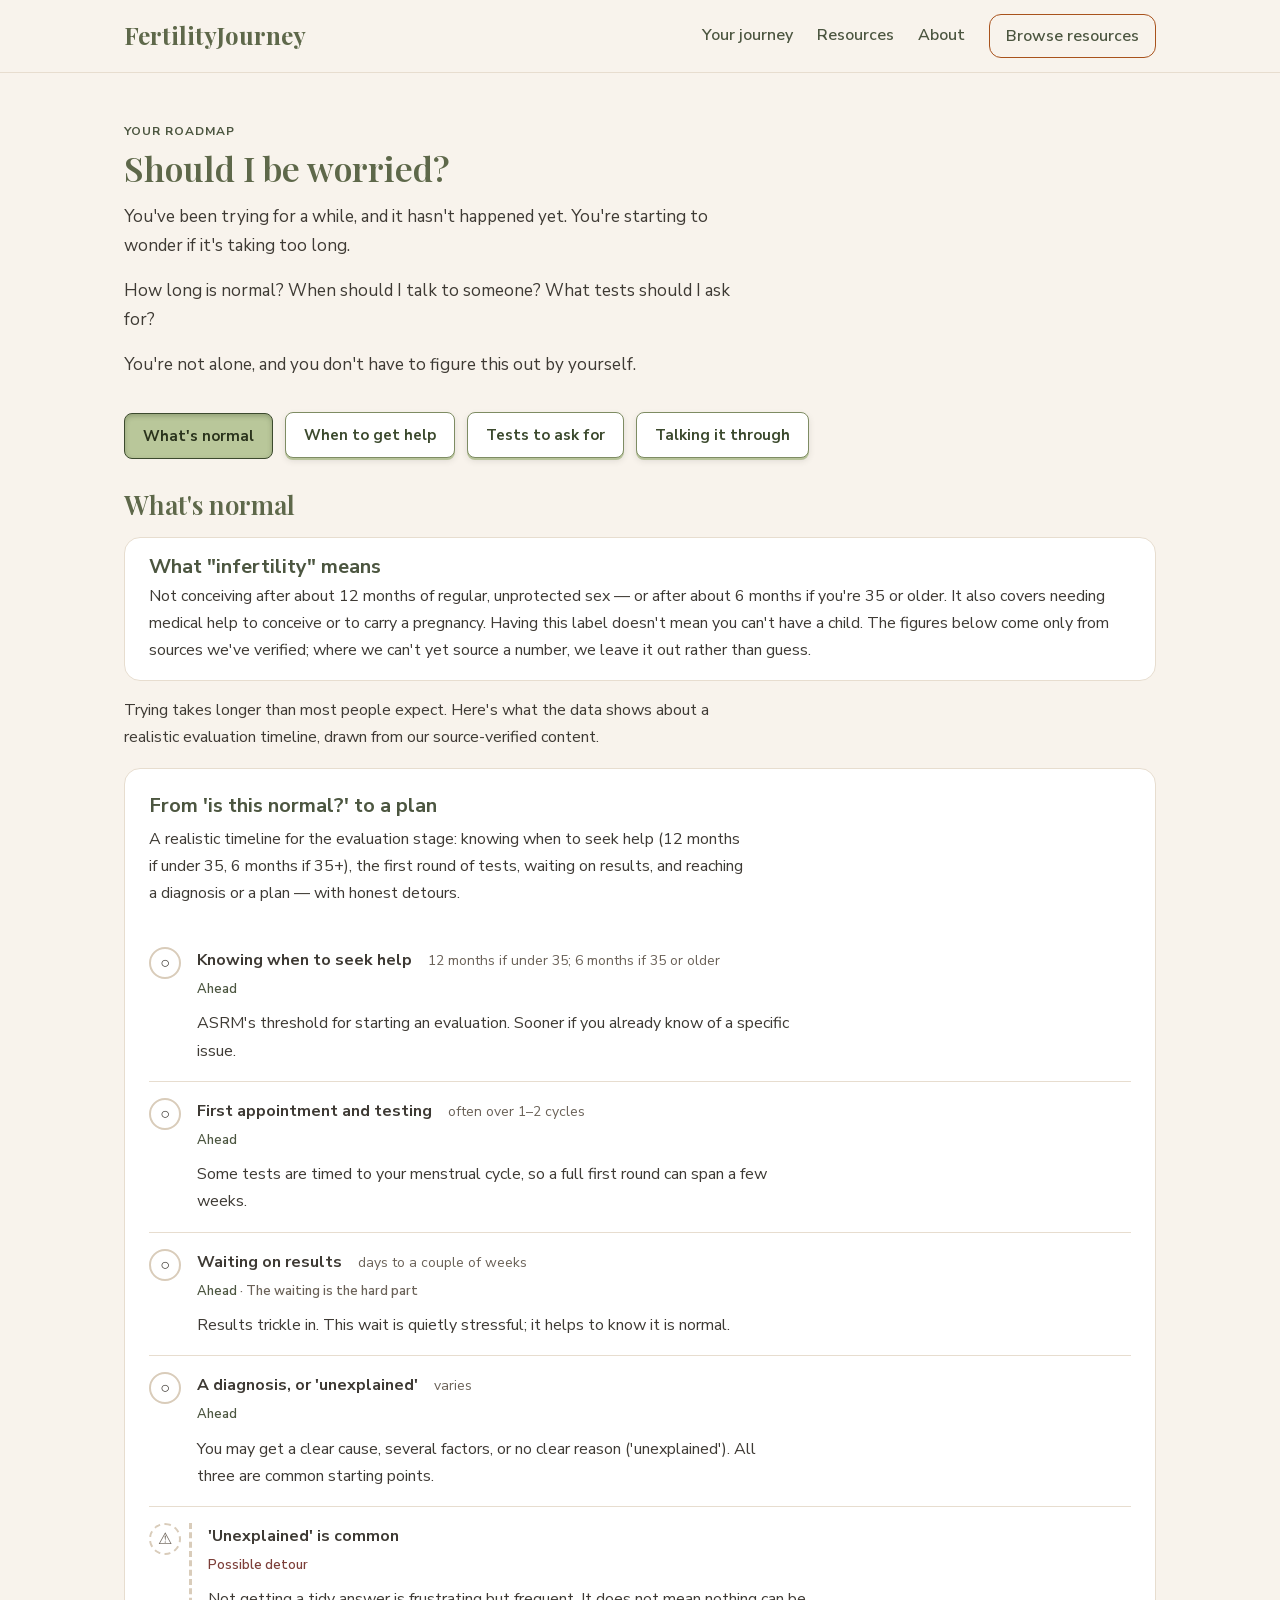
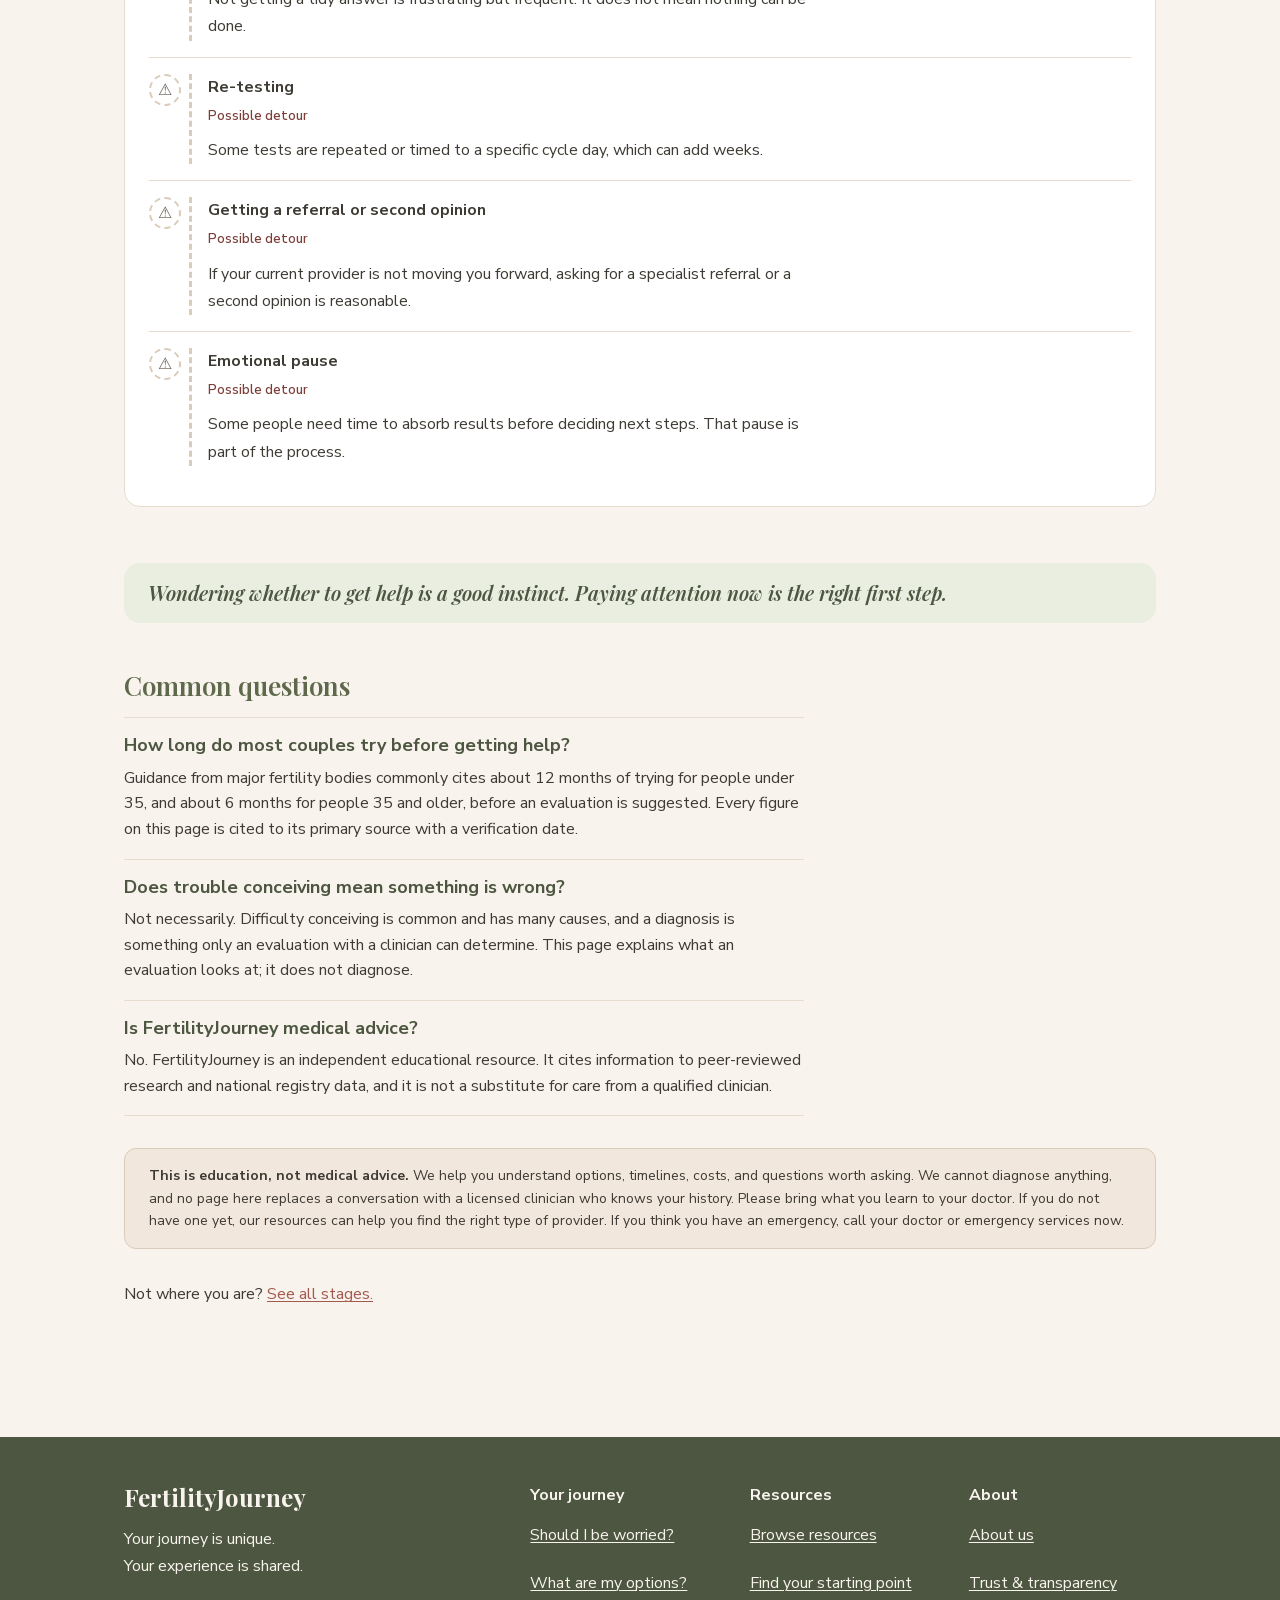
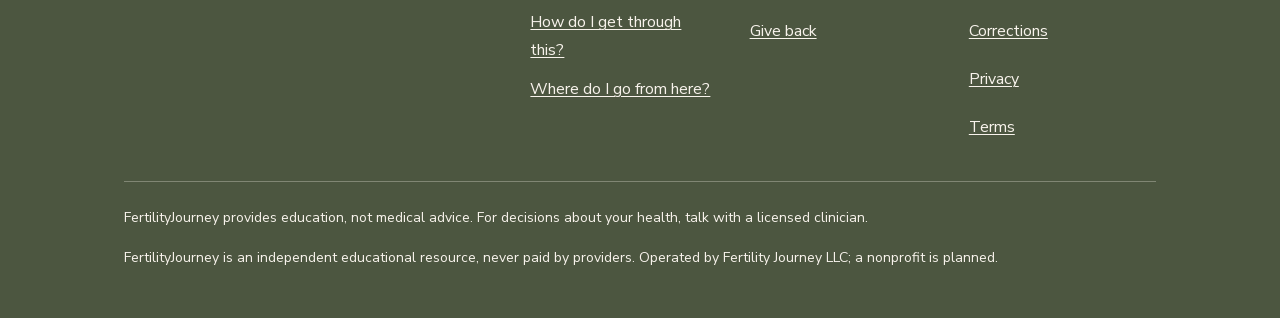
<file: journey/is-it-just-me/index.html>
<!DOCTYPE html><!--cQ6MYzU0wnVWuzYQneDF5--><html lang="en" class="__variable_082505 __variable_d96fa1"><head><meta charSet="utf-8"/><meta name="viewport" content="width=device-width, initial-scale=1"/><link rel="preload" href="/_next/static/media/68180864d7f93f02-s.p.woff2" as="font" crossorigin="" type="font/woff2"/><link rel="preload" href="/_next/static/media/78d0dd042ac6d54d-s.p.woff2" as="font" crossorigin="" type="font/woff2"/><link rel="preload" href="/_next/static/media/eaead17c7dbfcd5d-s.p.woff2" as="font" crossorigin="" type="font/woff2"/><link rel="stylesheet" href="/_next/static/css/0273ef32471c8bd7.css" data-precedence="next"/><link rel="preload" as="script" fetchPriority="low" href="/_next/static/chunks/webpack-b6d9324eb99711e1.js"/><script src="/_next/static/chunks/4bd1b696-c023c6e3521b1417.js" async=""></script><script src="/_next/static/chunks/255-64e783496c90356a.js" async=""></script><script src="/_next/static/chunks/main-app-56bd47e718545dc9.js" async=""></script><script src="/_next/static/chunks/619-ba102abea3e3d0e4.js" async=""></script><script src="/_next/static/chunks/app/journey/%5Bstage%5D/page-05cbaa03db6a750b.js" async=""></script><script data-goatcounter="https://fertilityjourney.goatcounter.com/count" async="" src="//gc.zgo.at/count.js"></script><meta name="next-size-adjust" content=""/><title>Should I be worried? Fertility signs · FertilityJourney</title><meta name="description" content="What counts as normal, and when it&#x27;s worth seeing a doctor about trying to conceive. Plain answers cited to peer-reviewed research. Not medical advice."/><meta name="robots" content="index, follow"/><link rel="canonical" href="https://fertilityjourney.org/journey/is-it-just-me/"/><meta property="og:title" content="Is it just me? When to get help trying to conceive"/><meta property="og:description" content="What counts as normal, and when it&#x27;s worth seeing a doctor about trying to conceive. Plain answers cited to peer-reviewed research. Not medical advice."/><meta property="og:url" content="https://fertilityjourney.org/journey/is-it-just-me/"/><meta property="og:site_name" content="FertilityJourney"/><meta property="og:type" content="article"/><meta name="twitter:card" content="summary"/><meta name="twitter:title" content="Is it just me? When to get help trying to conceive"/><meta name="twitter:description" content="What counts as normal, and when it&#x27;s worth seeing a doctor about trying to conceive. Plain answers cited to peer-reviewed research. Not medical advice."/><script src="/_next/static/chunks/polyfills-42372ed130431b0a.js" noModule=""></script></head><body><div hidden=""><!--$--><!--/$--></div><script type="application/ld+json">{"@context":"https://schema.org","@graph":[{"@type":"Organization","@id":"https://fertilityjourney.org/#organization","name":"FertilityJourney","url":"https://fertilityjourney.org/","description":"An independent educational resource for people navigating infertility."},{"@type":"WebSite","@id":"https://fertilityjourney.org/#website","name":"FertilityJourney","url":"https://fertilityjourney.org/","publisher":{"@id":"https://fertilityjourney.org/#organization"}}]}</script><a href="#main" class="skip-link">Skip to main content</a><header class="site-header"><div class="container"><a class="wordmark" href="/">FertilityJourney</a><nav class="site-nav" aria-label="Main"><a href="/journey/">Your journey</a><a href="/resources/">Resources</a><a href="/about/">About</a><a class="cta-rust" href="/resources/">Browse resources</a></nav></div></header><main id="main"><div class="container page-main"><script type="application/ld+json">{"@context":"https://schema.org","@type":"Article","headline":"Is it just me? When to get help trying to conceive","description":"What counts as normal, and when it's worth seeing a doctor about trying to conceive. Plain answers cited to peer-reviewed research. Not medical advice.","url":"https://fertilityjourney.org/journey/is-it-just-me/","datePublished":"2026-07-11","dateModified":"2026-07-11","author":{"@type":"Organization","name":"FertilityJourney"},"publisher":{"@id":"https://fertilityjourney.org/#organization"}}</script><script type="application/ld+json">{"@context":"https://schema.org","@type":"FAQPage","mainEntity":[{"@type":"Question","name":"How long do most couples try before getting help?","acceptedAnswer":{"@type":"Answer","text":"Guidance from major fertility bodies commonly cites about 12 months of trying for people under 35, and about 6 months for people 35 and older, before an evaluation is suggested. Every figure on this page is cited to its primary source with a verification date."}},{"@type":"Question","name":"Does trouble conceiving mean something is wrong?","acceptedAnswer":{"@type":"Answer","text":"Not necessarily. Difficulty conceiving is common and has many causes, and a diagnosis is something only an evaluation with a clinician can determine. This page explains what an evaluation looks at; it does not diagnose."}},{"@type":"Question","name":"Is FertilityJourney medical advice?","acceptedAnswer":{"@type":"Answer","text":"No. FertilityJourney is an independent educational resource. It cites information to peer-reviewed research and national registry data, and it is not a substitute for care from a qualified clinician."}}]}</script><script type="application/ld+json">{"@context":"https://schema.org","@type":"BreadcrumbList","itemListElement":[{"@type":"ListItem","position":1,"name":"Home","item":"https://fertilityjourney.org/"},{"@type":"ListItem","position":2,"name":"Your journey","item":"https://fertilityjourney.org/journey/"},{"@type":"ListItem","position":3,"name":"Should I be worried?","item":"https://fertilityjourney.org/journey/is-it-just-me/"}]}</script><!--$!--><template data-dgst="BAILOUT_TO_CLIENT_SIDE_RENDERING"></template><!--/$--><p class="eyebrow">Your roadmap</p><h1>Should I be worried?</h1><p class="stage-mirror">You&#x27;ve been trying for a while, and it hasn&#x27;t happened yet. You&#x27;re starting to wonder if it&#x27;s taking too long.</p><p class="stage-mirror">How long is normal? When should I talk to someone? What tests should I ask for?</p><p class="stage-mirror">You&#x27;re not alone, and you don&#x27;t have to figure this out by yourself.</p><div class="stage-tabset"><div class="stage-tabs" role="tablist" aria-label="Sections"><button type="button" role="tab" id="_R_glubsnpb_-tab-0" aria-selected="true" aria-controls="_R_glubsnpb_-panel-0" tabindex="0" class="stage-tab">What&#x27;s normal</button><button type="button" role="tab" id="_R_glubsnpb_-tab-1" aria-selected="false" aria-controls="_R_glubsnpb_-panel-1" tabindex="-1" class="stage-tab">When to get help</button><button type="button" role="tab" id="_R_glubsnpb_-tab-2" aria-selected="false" aria-controls="_R_glubsnpb_-panel-2" tabindex="-1" class="stage-tab">Tests to ask for</button><button type="button" role="tab" id="_R_glubsnpb_-tab-3" aria-selected="false" aria-controls="_R_glubsnpb_-panel-3" tabindex="-1" class="stage-tab">Talking it through</button></div><section role="tabpanel" id="_R_glubsnpb_-panel-0" aria-labelledby="_R_glubsnpb_-tab-0" tabindex="0" class="stage-panel"><h2>What&#x27;s normal</h2><div class="stage-block"><div class="stage-card"><h3>What &quot;infertility&quot; means</h3><p style="margin:0">Not conceiving after about 12 months of regular, unprotected sex — or after about 6 months if you&#x27;re 35 or older. It also covers needing medical help to conceive or to carry a pregnancy. Having this label doesn&#x27;t mean you can&#x27;t have a child. The figures below come only from sources we&#x27;ve verified; where we can&#x27;t yet source a number, we leave it out rather than guess.</p></div></div><div class="stage-block"><p class="stage-prose">Trying takes longer than most people expect. Here&#x27;s what the data shows about a realistic evaluation timeline, drawn from our source-verified content.</p></div><div class="stage-block"><div class="stage-timelines"><div class="timeline"><h3 class="timeline-title">From &#x27;is this normal?&#x27; to a plan</h3><p class="timeline-intro">A realistic timeline for the evaluation stage: knowing when to seek help (12 months if under 35, 6 months if 35+), the first round of tests, waiting on results, and reaching a diagnosis or a plan — with honest detours.</p><ol class="timeline-list"><li class="timeline-node timeline-node-upcoming"><span class="timeline-marker" aria-hidden="true">○</span><div class="timeline-body"><p class="timeline-node-head"><span class="timeline-node-label">Knowing when to seek help</span><span class="timeline-range">12 months if under 35; 6 months if 35 or older</span></p><span class="timeline-status">Ahead</span><p class="timeline-note">ASRM&#x27;s threshold for starting an evaluation. Sooner if you already know of a specific issue.</p></div></li><li class="timeline-node timeline-node-upcoming"><span class="timeline-marker" aria-hidden="true">○</span><div class="timeline-body"><p class="timeline-node-head"><span class="timeline-node-label">First appointment and testing</span><span class="timeline-range">often over 1–2 cycles</span></p><span class="timeline-status">Ahead</span><p class="timeline-note">Some tests are timed to your menstrual cycle, so a full first round can span a few weeks.</p></div></li><li class="timeline-node timeline-node-upcoming"><span class="timeline-marker" aria-hidden="true">○</span><div class="timeline-body"><p class="timeline-node-head"><span class="timeline-node-label">Waiting on results</span><span class="timeline-range">days to a couple of weeks</span></p><span class="timeline-status">Ahead</span><span class="timeline-longwait"> · The waiting is the hard part</span><p class="timeline-note">Results trickle in. This wait is quietly stressful; it helps to know it is normal.</p></div></li><li class="timeline-node timeline-node-upcoming"><span class="timeline-marker" aria-hidden="true">○</span><div class="timeline-body"><p class="timeline-node-head"><span class="timeline-node-label">A diagnosis, or &#x27;unexplained&#x27;</span><span class="timeline-range">varies</span></p><span class="timeline-status">Ahead</span><p class="timeline-note">You may get a clear cause, several factors, or no clear reason (&#x27;unexplained&#x27;). All three are common starting points.</p></div></li><li class="timeline-node timeline-node-detour"><span class="timeline-marker" aria-hidden="true">⚠</span><div class="timeline-body"><p class="timeline-node-head"><span class="timeline-node-label">&#x27;Unexplained&#x27; is common</span></p><span class="timeline-status timeline-status-detour">Possible detour</span><p class="timeline-note">Not getting a tidy answer is frustrating but frequent. It does not mean nothing can be done.</p></div></li><li class="timeline-node timeline-node-detour"><span class="timeline-marker" aria-hidden="true">⚠</span><div class="timeline-body"><p class="timeline-node-head"><span class="timeline-node-label">Re-testing</span></p><span class="timeline-status timeline-status-detour">Possible detour</span><p class="timeline-note">Some tests are repeated or timed to a specific cycle day, which can add weeks.</p></div></li><li class="timeline-node timeline-node-detour"><span class="timeline-marker" aria-hidden="true">⚠</span><div class="timeline-body"><p class="timeline-node-head"><span class="timeline-node-label">Getting a referral or second opinion</span></p><span class="timeline-status timeline-status-detour">Possible detour</span><p class="timeline-note">If your current provider is not moving you forward, asking for a specialist referral or a second opinion is reasonable.</p></div></li><li class="timeline-node timeline-node-detour"><span class="timeline-marker" aria-hidden="true">⚠</span><div class="timeline-body"><p class="timeline-node-head"><span class="timeline-node-label">Emotional pause</span></p><span class="timeline-status timeline-status-detour">Possible detour</span><p class="timeline-note">Some people need time to absorb results before deciding next steps. That pause is part of the process.</p></div></li></ol></div></div></div></section><section role="tabpanel" id="_R_glubsnpb_-panel-1" aria-labelledby="_R_glubsnpb_-tab-1" hidden="" tabindex="0" class="stage-panel"><h2>When to get help</h2><div class="stage-block"><p class="stage-prose">You don&#x27;t have to wait until you&#x27;re certain. These are the points where seeing someone is worthwhile. The timing guidance below is cited to its source on the card.</p></div><div class="stage-block"><div class="stage-card"><h3>Reasons to go sooner</h3><ul class="stage-bullets"><li>Irregular or absent periods.</li><li>A known condition such as PCOS, endometriosis, or prior pelvic surgery.</li><li>Previous cancer treatment.</li><li>A known male-factor history.</li></ul></div></div><div class="stage-block"><div class="stage-card stage-card-blush"><p style="margin:0">An early appointment is about gathering information. You can learn where you stand and stop there.</p></div></div><div class="stage-block"><section class="bundle-section"><h3>What to expect</h3><p class="bundle-section-intro">The realistic path, including the parts that are hard or take longer than people expect.</p><div class="bundle-items"><article class="bundle-item"><h4>The kinds of providers you might see</h4><p>A plain guide to the types of clinicians involved in fertility care — from your OB-GYN to a reproductive endocrinologist and the wider clinic team — so you know who does what and when a referral makes sense.</p><p class="bundle-item-meta"><span class="evidence-label evidence-established"><span class="evidence-glyph" aria-hidden="true">✓</span><span class="evidence-word">Evidence: <!-- -->Established</span></span></p><details class="bundle-sources"><summary>Sources &amp; verification</summary><ul><li><a href="https://www.reproductivefacts.org" rel="noopener noreferrer">ASRM ReproductiveFacts — patient education on the fertility care team and specialist referral</a></li><li><a href="https://www.asrm.org/practice-guidance/practice-committee-documents/fertility-evaluation-of-infertile-women-a-committee-opinion-2021/" rel="noopener noreferrer">ASRM — Fertility evaluation of infertile women: a committee opinion (2021); evaluation at 12 months if under 35, 6 months if 35 or older</a></li></ul><p class="bundle-verified">Verified <!-- -->2026-07-11</p></details></article></div></section></div></section><section role="tabpanel" id="_R_glubsnpb_-panel-2" aria-labelledby="_R_glubsnpb_-tab-2" hidden="" tabindex="0" class="stage-panel"><h2>Tests to ask for</h2><div class="stage-block"><div class="stage-callout" role="note"><p style="margin:0">You can start before you ever see a doctor. Home options — ovulation predictor sticks, an at-home hormone finger-prick kit, and a mail-in semen analysis — give you a head start and something concrete to bring to your first appointment.</p></div></div><div class="stage-block"><p class="stage-prose">These are the standard first tests. Knowing the names, timing, and what each one checks helps you ask for the right ones. Cost ranges appear here only where we&#x27;ve verified them to a primary source.</p></div><div class="stage-block"><section class="bundle-section"><h3>Tests to consider first</h3><p class="bundle-section-intro">The tests commonly done before treatment, what each one tells you, and how to get them.</p><div class="bundle-items"><article class="bundle-item"><h4>The tests that usually come first</h4><p>A plain guide to the common first-round fertility tests — hormone bloodwork, an ultrasound, a semen analysis, and a check of the fallopian tubes — and why both partners are usually tested at the same time.</p><p class="bundle-item-meta"><span class="evidence-label evidence-established"><span class="evidence-glyph" aria-hidden="true">✓</span><span class="evidence-word">Evidence: <!-- -->Established</span></span></p><details class="bundle-sources"><summary>Sources &amp; verification</summary><ul><li><a href="https://www.asrm.org/practice-guidance/practice-committee-documents/fertility-evaluation-of-infertile-women-a-committee-opinion-2021/" rel="noopener noreferrer">ASRM — Fertility evaluation of infertile women: a committee opinion (2021)</a></li><li><a href="https://www.reproductivefacts.org" rel="noopener noreferrer">ASRM ReproductiveFacts — patient education on fertility evaluation and diagnosis</a></li></ul><p class="bundle-verified">Verified <!-- -->2026-07-11</p></details></article></div></section></div></section><section role="tabpanel" id="_R_glubsnpb_-panel-3" aria-labelledby="_R_glubsnpb_-tab-3" hidden="" tabindex="0" class="stage-panel"><h2>Talking it through</h2><div class="stage-block"><p class="stage-prose">This isn&#x27;t a solo project. A few things make the first conversations easier.</p></div><div class="stage-block"><div class="stage-card-grid"><div class="stage-card"><h3>With your partner</h3><p style="margin:0">Start gently. It affects you both. Because male factor is involved in a large share of cases, testing both people from the start is normal and fair.</p></div><div class="stage-card"><h3>At the first appointment</h3><p style="margin:0">Expect a history, a few tests, and a plan. Usually there&#x27;s no treatment on day one.</p></div></div></div><div class="stage-block"><div class="stage-card"><h3>Talk to people who get it</h3><p style="margin:0">You don&#x27;t have to carry this alone. These communities are for exactly this moment.</p></div></div><div class="stage-block"><div class="stage-community card-grid"><a class="resource-card" href="https://resolve.org" rel="noopener noreferrer"><span class="rc-cat">Community</span><h3>RESOLVE: The National Infertility Association</h3><p>The US national patient organization for infertility: support groups, a helpline, advocacy, and plain-language guides. A good first stop for community.</p><p class="rc-chips" style="margin:0"><span class="chip chip-sage">Curated source</span><span class="chip">External link</span></p></a></div></div><div class="stage-block"><div class="stage-handoff"><h3>Already have results or a diagnosis?</h3><p>Next: the choices in front of you, real timelines, and true costs.</p><a class="btn-primary" href="/journey/weighing-options/">What are my options?<!-- --> →</a></div></div></section></div><p class="stage-reassure">Wondering whether to get help is a good instinct. Paying attention now is the right first step.</p><section class="faq-section" aria-labelledby="faq"><h2 id="faq">Common questions</h2><dl class="faq-list"><div class="faq-item"><dt>How long do most couples try before getting help?</dt><dd>Guidance from major fertility bodies commonly cites about 12 months of trying for people under 35, and about 6 months for people 35 and older, before an evaluation is suggested. Every figure on this page is cited to its primary source with a verification date.</dd></div><div class="faq-item"><dt>Does trouble conceiving mean something is wrong?</dt><dd>Not necessarily. Difficulty conceiving is common and has many causes, and a diagnosis is something only an evaluation with a clinician can determine. This page explains what an evaluation looks at; it does not diagnose.</dd></div><div class="faq-item"><dt>Is FertilityJourney medical advice?</dt><dd>No. FertilityJourney is an independent educational resource. It cites information to peer-reviewed research and national registry data, and it is not a substitute for care from a qualified clinician.</dd></div></dl></section><div class="disclaimer" role="note" aria-label="Medical disclaimer"><p style="margin:0"><strong>This is education, not medical advice.</strong> <!-- -->We help you understand options, timelines, costs, and questions worth asking. We cannot diagnose anything, and no page here replaces a conversation with a licensed clinician who knows your history. Please bring what you learn to your doctor. If you do not have one yet, our resources can help you find the right type of provider. If you think you have an emergency, call your doctor or emergency services now.</p></div><p style="margin-top:var(--space-6)">Not where you are? <a href="/journey/">See all stages.</a></p></div><!--$--><!--/$--></main><footer class="site-footer"><div class="container"><div class="footer-grid"><div><p class="wordmark" style="color:var(--cream)">FertilityJourney</p><p>Your journey is unique.<br/>Your experience is shared.</p></div><nav aria-label="Your journey"><p class="footer-heading">Your journey</p><ul><li><a href="/journey/is-it-just-me/">Should I be worried?</a></li><li><a href="/journey/weighing-options/">What are my options?</a></li><li><a href="/journey/in-treatment/">How do I get through this?</a></li><li><a href="/journey/exploring-other-paths/">Where do I go from here?</a></li></ul></nav><nav aria-label="Resources"><p class="footer-heading">Resources</p><ul><li><a href="/resources/">Browse resources</a></li><li><a href="/quiz/">Find your starting point</a></li><li><a href="/give-back/">Give back</a></li></ul></nav><nav aria-label="About and trust"><p class="footer-heading">About</p><ul><li><a href="/about/">About us</a></li><li><a href="/trust/">Trust &amp; transparency</a></li><li><a href="/corrections/">Corrections</a></li><li><a href="/privacy/">Privacy</a></li><li><a href="/terms/">Terms</a></li></ul></nav></div><div class="footer-disclaimer"><p>FertilityJourney provides education, not medical advice. For decisions about your health, talk with a licensed clinician.</p><p style="margin:0">FertilityJourney is an independent educational resource, never paid by providers. Operated by Fertility Journey LLC; a nonprofit is planned.</p></div></div></footer><script src="/_next/static/chunks/webpack-b6d9324eb99711e1.js" id="_R_" async=""></script><script>(self.__next_f=self.__next_f||[]).push([0])</script><script>self.__next_f.push([1,"1:\"$Sreact.fragment\"\n2:I[2619,[\"619\",\"static/chunks/619-ba102abea3e3d0e4.js\",\"670\",\"static/chunks/app/journey/%5Bstage%5D/page-05cbaa03db6a750b.js\"],\"\"]\n3:I[9766,[],\"\"]\n4:I[8924,[],\"\"]\ne:I[7150,[],\"\"]\n:HL[\"/_next/static/media/68180864d7f93f02-s.p.woff2\",\"font\",{\"crossOrigin\":\"\",\"type\":\"font/woff2\"}]\n:HL[\"/_next/static/media/78d0dd042ac6d54d-s.p.woff2\",\"font\",{\"crossOrigin\":\"\",\"type\":\"font/woff2\"}]\n:HL[\"/_next/static/media/eaead17c7dbfcd5d-s.p.woff2\",\"font\",{\"crossOrigin\":\"\",\"type\":\"font/woff2\"}]\n:HL[\"/_next/static/css/0273ef32471c8bd7.css\",\"style\"]\n"])</script><script>self.__next_f.push([1,"0:{\"P\":null,\"b\":\"cQ6MYzU0wnVWuzYQneDF5\",\"p\":\"\",\"c\":[\"\",\"journey\",\"is-it-just-me\",\"\"],\"i\":false,\"f\":[[[\"\",{\"children\":[\"journey\",{\"children\":[[\"stage\",\"is-it-just-me\",\"d\"],{\"children\":[\"__PAGE__\",{}]}]}]},\"$undefined\",\"$undefined\",true],[\"\",[\"$\",\"$1\",\"c\",{\"children\":[[[\"$\",\"link\",\"0\",{\"rel\":\"stylesheet\",\"href\":\"/_next/static/css/0273ef32471c8bd7.css\",\"precedence\":\"next\",\"crossOrigin\":\"$undefined\",\"nonce\":\"$undefined\"}]],[\"$\",\"html\",null,{\"lang\":\"en\",\"className\":\"__variable_082505 __variable_d96fa1\",\"children\":[\"$\",\"body\",null,{\"children\":[[\"$\",\"script\",null,{\"type\":\"application/ld+json\",\"dangerouslySetInnerHTML\":{\"__html\":\"{\\\"@context\\\":\\\"https://schema.org\\\",\\\"@graph\\\":[{\\\"@type\\\":\\\"Organization\\\",\\\"@id\\\":\\\"https://fertilityjourney.org/#organization\\\",\\\"name\\\":\\\"FertilityJourney\\\",\\\"url\\\":\\\"https://fertilityjourney.org/\\\",\\\"description\\\":\\\"An independent educational resource for people navigating infertility.\\\"},{\\\"@type\\\":\\\"WebSite\\\",\\\"@id\\\":\\\"https://fertilityjourney.org/#website\\\",\\\"name\\\":\\\"FertilityJourney\\\",\\\"url\\\":\\\"https://fertilityjourney.org/\\\",\\\"publisher\\\":{\\\"@id\\\":\\\"https://fertilityjourney.org/#organization\\\"}}]}\"}}],[\"$\",\"a\",null,{\"href\":\"#main\",\"className\":\"skip-link\",\"children\":\"Skip to main content\"}],[\"$\",\"header\",null,{\"className\":\"site-header\",\"children\":[\"$\",\"div\",null,{\"className\":\"container\",\"children\":[[\"$\",\"$L2\",null,{\"href\":\"/\",\"className\":\"wordmark\",\"children\":\"FertilityJourney\"}],[\"$\",\"nav\",null,{\"className\":\"site-nav\",\"aria-label\":\"Main\",\"children\":[[\"$\",\"$L2\",null,{\"href\":\"/journey/\",\"children\":\"Your journey\"}],[\"$\",\"$L2\",null,{\"href\":\"/resources/\",\"children\":\"Resources\"}],[\"$\",\"$L2\",null,{\"href\":\"/about/\",\"children\":\"About\"}],[\"$\",\"$L2\",null,{\"href\":\"/resources/\",\"className\":\"cta-rust\",\"children\":\"Browse resources\"}]]}]]}]}],[\"$\",\"main\",null,{\"id\":\"main\",\"children\":[\"$\",\"$L3\",null,{\"parallelRouterKey\":\"children\",\"error\":\"$undefined\",\"errorStyles\":\"$undefined\",\"errorScripts\":\"$undefined\",\"template\":[\"$\",\"$L4\",null,{}],\"templateStyles\":\"$undefined\",\"templateScripts\":\"$undefined\",\"notFound\":[[\"$\",\"div\",null,{\"className\":\"container page-main\",\"style\":{\"maxWidth\":640},\"children\":[[\"$\",\"p\",null,{\"className\":\"eyebrow\",\"children\":\"We couldn’t find that page\"}],[\"$\",\"h1\",null,{\"children\":\"This page isn’t here. But you still are.\"}],[\"$\",\"p\",null,{\"className\":\"body-lg\",\"children\":\"The link may have moved or the address may have a typo. Wherever you are in this, here are good places to pick back up.\"}],[\"$\",\"ul\",null,{\"className\":\"checkpoint-list\",\"style\":{\"marginTop\":\"var(--space-6)\"},\"children\":[[\"$\",\"li\",null,{\"children\":[\"$\",\"$L2\",null,{\"href\":\"/journey/\",\"children\":\"Find answers for where you are right now\"}]}],[\"$\",\"li\",null,{\"children\":[\"$\",\"$L2\",null,{\"href\":\"/resources/\",\"children\":\"Browse the resource library\"}]}],[\"$\",\"li\",null,{\"children\":[\"$\",\"$L2\",null,{\"href\":\"/quiz/\",\"children\":\"Not sure where to start? Take the 2-minute quiz\"}]}]]}]]}],[]],\"forbidden\":\"$undefined\",\"unauthorized\":\"$undefined\"}]}],[\"$\",\"footer\",null,{\"className\":\"site-footer\",\"children\":[\"$\",\"div\",null,{\"className\":\"container\",\"children\":[[\"$\",\"div\",null,{\"className\":\"footer-grid\",\"children\":[[\"$\",\"div\",null,{\"children\":[[\"$\",\"p\",null,{\"className\":\"wordmark\",\"style\":{\"color\":\"var(--cream)\"},\"children\":\"FertilityJourney\"}],[\"$\",\"p\",null,{\"children\":[\"Your journey is unique.\",[\"$\",\"br\",null,{}],\"Your experience is shared.\"]}]]}],[\"$\",\"nav\",null,{\"aria-label\":\"Your journey\",\"children\":[[\"$\",\"p\",null,{\"className\":\"footer-heading\",\"children\":\"Your journey\"}],[\"$\",\"ul\",null,{\"children\":[[\"$\",\"li\",\"is-it-just-me\",{\"children\":[\"$\",\"$L2\",null,{\"href\":\"/journey/is-it-just-me/\",\"children\":\"Should I be worried?\"}]}],[\"$\",\"li\",\"weighing-options\",{\"children\":[\"$\",\"$L2\",null,{\"href\":\"/journey/weighing-options/\",\"children\":\"What are my options?\"}]}],[\"$\",\"li\",\"in-treatment\",{\"children\":[\"$\",\"$L2\",null,{\"href\":\"/journey/in-treatment/\",\"children\":\"How do I get through this?\"}]}],[\"$\",\"li\",\"exploring-other-paths\",{\"children\":[\"$\",\"$L2\",null,{\"href\":\"/journey/exploring-other-paths/\",\"children\":\"Where do I go from here?\"}]}]]}]]}],[\"$\",\"nav\",null,{\"aria-label\":\"Resources\",\"children\":[[\"$\",\"p\",null,{\"className\":\"footer-heading\",\"children\":\"Resources\"}],[\"$\",\"ul\",null,{\"children\":[[\"$\",\"li\",null,{\"children\":[\"$\",\"$L2\",null,{\"href\":\"/resources/\",\"children\":\"Browse resources\"}]}],[\"$\",\"li\",null,{\"children\":[\"$\",\"$L2\",null,{\"href\":\"/quiz/\",\"children\":\"Find your starting point\"}]}],[\"$\",\"li\",null,{\"children\":[\"$\",\"$L2\",null,{\"href\":\"/give-back/\",\"children\":\"Give back\"}]}]]}]]}],[\"$\",\"nav\",null,{\"aria-label\":\"About and trust\",\"children\":[[\"$\",\"p\",null,{\"className\":\"footer-heading\",\"children\":\"About\"}],[\"$\",\"ul\",null,{\"children\":[[\"$\",\"li\",null,{\"children\":[\"$\",\"$L2\",null,{\"href\":\"/about/\",\"children\":\"About us\"}]}],[\"$\",\"li\",null,{\"children\":[\"$\",\"$L2\",null,{\"href\":\"/trust/\",\"children\":\"Trust \u0026 transparency\"}]}],\"$L5\",\"$L6\",\"$L7\"]}]]}]]}],\"$L8\"]}]}],\"$L9\"]}]}]]}],{\"children\":[\"journey\",\"$La\",{\"children\":[[\"stage\",\"is-it-just-me\",\"d\"],\"$Lb\",{\"children\":[\"__PAGE__\",\"$Lc\",{},null,false]},null,false]},null,false]},null,false],\"$Ld\",false]],\"m\":\"$undefined\",\"G\":[\"$e\",[]],\"s\":false,\"S\":true}\n"])</script><script>self.__next_f.push([1,"10:I[4431,[],\"OutletBoundary\"]\n12:I[5278,[],\"AsyncMetadataOutlet\"]\n14:I[4431,[],\"ViewportBoundary\"]\n16:I[4431,[],\"MetadataBoundary\"]\n17:\"$Sreact.suspense\"\n5:[\"$\",\"li\",null,{\"children\":[\"$\",\"$L2\",null,{\"href\":\"/corrections/\",\"children\":\"Corrections\"}]}]\n6:[\"$\",\"li\",null,{\"children\":[\"$\",\"$L2\",null,{\"href\":\"/privacy/\",\"children\":\"Privacy\"}]}]\n7:[\"$\",\"li\",null,{\"children\":[\"$\",\"$L2\",null,{\"href\":\"/terms/\",\"children\":\"Terms\"}]}]\n8:[\"$\",\"div\",null,{\"className\":\"footer-disclaimer\",\"children\":[[\"$\",\"p\",null,{\"children\":\"FertilityJourney provides education, not medical advice. For decisions about your health, talk with a licensed clinician.\"}],[\"$\",\"p\",null,{\"style\":{\"margin\":0},\"children\":\"FertilityJourney is an independent educational resource, never paid by providers. Operated by Fertility Journey LLC; a nonprofit is planned.\"}]]}]\n9:[\"$\",\"script\",null,{\"data-goatcounter\":\"https://fertilityjourney.goatcounter.com/count\",\"async\":true,\"src\":\"//gc.zgo.at/count.js\"}]\na:[\"$\",\"$1\",\"c\",{\"children\":[null,[\"$\",\"$L3\",null,{\"parallelRouterKey\":\"children\",\"error\":\"$undefined\",\"errorStyles\":\"$undefined\",\"errorScripts\":\"$undefined\",\"template\":[\"$\",\"$L4\",null,{}],\"templateStyles\":\"$undefined\",\"templateScripts\":\"$undefined\",\"notFound\":\"$undefined\",\"forbidden\":\"$undefined\",\"unauthorized\":\"$undefined\"}]]}]\nb:[\"$\",\"$1\",\"c\",{\"children\":[null,[\"$\",\"$L3\",null,{\"parallelRouterKey\":\"children\",\"error\":\"$undefined\",\"errorStyles\":\"$undefined\",\"errorScripts\":\"$undefined\",\"template\":[\"$\",\"$L4\",null,{}],\"templateStyles\":\"$undefined\",\"templateScripts\":\"$undefined\",\"notFound\":\"$undefined\",\"forbidden\":\"$undefined\",\"unauthorized\":\"$undefined\"}]]}]\nc:[\"$\",\"$1\",\"c\",{\"children\":[\"$Lf\",null,[\"$\",\"$L10\",null,{\"children\":[\"$L11\",[\"$\",\"$L12\",null,{\"promise\":\"$@13\"}]]}]]}]\nd:[\"$\",\"$1\",\"h\",{\"children\":[null,[[\"$\",\"$L14\",null,{\"children\":\"$L15\"}],[\"$\",\"meta\",null,{\"name\":\"next-size-adjust\",\"content\":\"\"}]],[\"$\",\"$L16\",null,{\"children\":[\"$\",\"div\",null,{\"hidden\":true,\"children\":[\"$\",\"$17\",null,{\"fallback\":null,\"children\":\"$L18\"}]}]}]]}]\n"])</script><script>self.__next_f.push([1,"1a:I[8950,[\"619\",\"static/chunks/619-ba102abea3e3d0e4.js\",\"670\",\"static/chunks/app/journey/%5Bstage%5D/page-05cbaa03db6a750b.js\"],\"QuizArrivalBanner\"]\n1b:I[4640,[\"619\",\"static/chunks/619-ba102abea3e3d0e4.js\",\"670\",\"static/chunks/app/journey/%5Bstage%5D/page-05cbaa03db6a750b.js\"],\"StageTabs\"]\n19:T453,"])</script><script>self.__next_f.push([1,"{\"@context\":\"https://schema.org\",\"@type\":\"FAQPage\",\"mainEntity\":[{\"@type\":\"Question\",\"name\":\"How long do most couples try before getting help?\",\"acceptedAnswer\":{\"@type\":\"Answer\",\"text\":\"Guidance from major fertility bodies commonly cites about 12 months of trying for people under 35, and about 6 months for people 35 and older, before an evaluation is suggested. Every figure on this page is cited to its primary source with a verification date.\"}},{\"@type\":\"Question\",\"name\":\"Does trouble conceiving mean something is wrong?\",\"acceptedAnswer\":{\"@type\":\"Answer\",\"text\":\"Not necessarily. Difficulty conceiving is common and has many causes, and a diagnosis is something only an evaluation with a clinician can determine. This page explains what an evaluation looks at; it does not diagnose.\"}},{\"@type\":\"Question\",\"name\":\"Is FertilityJourney medical advice?\",\"acceptedAnswer\":{\"@type\":\"Answer\",\"text\":\"No. FertilityJourney is an independent educational resource. It cites information to peer-reviewed research and national registry data, and it is not a substitute for care from a qualified clinician.\"}}]}"])</script><script>self.__next_f.push([1,"f:[\"$\",\"div\",null,{\"className\":\"container page-main\",\"children\":[[\"$\",\"script\",null,{\"type\":\"application/ld+json\",\"dangerouslySetInnerHTML\":{\"__html\":\"{\\\"@context\\\":\\\"https://schema.org\\\",\\\"@type\\\":\\\"Article\\\",\\\"headline\\\":\\\"Is it just me? When to get help trying to conceive\\\",\\\"description\\\":\\\"What counts as normal, and when it's worth seeing a doctor about trying to conceive. Plain answers cited to peer-reviewed research. Not medical advice.\\\",\\\"url\\\":\\\"https://fertilityjourney.org/journey/is-it-just-me/\\\",\\\"datePublished\\\":\\\"2026-07-11\\\",\\\"dateModified\\\":\\\"2026-07-11\\\",\\\"author\\\":{\\\"@type\\\":\\\"Organization\\\",\\\"name\\\":\\\"FertilityJourney\\\"},\\\"publisher\\\":{\\\"@id\\\":\\\"https://fertilityjourney.org/#organization\\\"}}\"}}],[\"$\",\"script\",null,{\"type\":\"application/ld+json\",\"dangerouslySetInnerHTML\":{\"__html\":\"$19\"}}],[\"$\",\"script\",null,{\"type\":\"application/ld+json\",\"dangerouslySetInnerHTML\":{\"__html\":\"{\\\"@context\\\":\\\"https://schema.org\\\",\\\"@type\\\":\\\"BreadcrumbList\\\",\\\"itemListElement\\\":[{\\\"@type\\\":\\\"ListItem\\\",\\\"position\\\":1,\\\"name\\\":\\\"Home\\\",\\\"item\\\":\\\"https://fertilityjourney.org/\\\"},{\\\"@type\\\":\\\"ListItem\\\",\\\"position\\\":2,\\\"name\\\":\\\"Your journey\\\",\\\"item\\\":\\\"https://fertilityjourney.org/journey/\\\"},{\\\"@type\\\":\\\"ListItem\\\",\\\"position\\\":3,\\\"name\\\":\\\"Should I be worried?\\\",\\\"item\\\":\\\"https://fertilityjourney.org/journey/is-it-just-me/\\\"}]}\"}}],[\"$\",\"$L1a\",null,{\"stageLabel\":\"Should I be worried?\"}],[\"$\",\"p\",null,{\"className\":\"eyebrow\",\"children\":\"Your roadmap\"}],[\"$\",\"h1\",null,{\"children\":\"Should I be worried?\"}],[[\"$\",\"p\",\"0\",{\"className\":\"stage-mirror\",\"children\":\"You've been trying for a while, and it hasn't happened yet. You're starting to wonder if it's taking too long.\"}],[\"$\",\"p\",\"1\",{\"className\":\"stage-mirror\",\"children\":\"How long is normal? When should I talk to someone? What tests should I ask for?\"}],[\"$\",\"p\",\"2\",{\"className\":\"stage-mirror\",\"children\":\"You're not alone, and you don't have to figure this out by yourself.\"}]],[\"$\",\"$L1b\",null,{\"tabs\":[{\"label\":\"What's normal\",\"heading\":\"What's normal\",\"panel\":[[\"$\",\"div\",\"0\",{\"className\":\"stage-block\",\"children\":[\"$\",\"div\",null,{\"className\":\"stage-card\",\"children\":[[\"$\",\"h3\",null,{\"children\":\"What \\\"infertility\\\" means\"}],[\"$\",\"p\",null,{\"style\":{\"margin\":0},\"children\":\"Not conceiving after about 12 months of regular, unprotected sex — or after about 6 months if you're 35 or older. It also covers needing medical help to conceive or to carry a pregnancy. Having this label doesn't mean you can't have a child. The figures below come only from sources we've verified; where we can't yet source a number, we leave it out rather than guess.\"}]]}]}],\"$L1c\",\"$L1d\"]},{\"label\":\"When to get help\",\"heading\":\"When to get help\",\"panel\":\"$L1e\"},{\"label\":\"Tests to ask for\",\"heading\":\"Tests to ask for\",\"panel\":\"$L1f\"},{\"label\":\"Talking it through\",\"heading\":\"Talking it through\",\"panel\":\"$L20\"}]}],\"$L21\",\"$L22\",\"$L23\",\"$L24\"]}]\n"])</script><script>self.__next_f.push([1,"1c:[\"$\",\"div\",\"1\",{\"className\":\"stage-block\",\"children\":[\"$\",\"p\",null,{\"className\":\"stage-prose\",\"children\":\"Trying takes longer than most people expect. Here's what the data shows about a realistic evaluation timeline, drawn from our source-verified content.\"}]}]\n"])</script><script>self.__next_f.push([1,"1d:[\"$\",\"div\",\"2\",{\"className\":\"stage-block\",\"children\":[\"$\",\"div\",null,{\"className\":\"stage-timelines\",\"children\":[[\"$\",\"div\",\"diagnosis\",{\"className\":\"timeline\",\"children\":[[\"$\",\"h3\",null,{\"className\":\"timeline-title\",\"children\":\"From 'is this normal?' to a plan\"}],[\"$\",\"p\",null,{\"className\":\"timeline-intro\",\"children\":\"A realistic timeline for the evaluation stage: knowing when to seek help (12 months if under 35, 6 months if 35+), the first round of tests, waiting on results, and reaching a diagnosis or a plan — with honest detours.\"}],[\"$\",\"ol\",null,{\"className\":\"timeline-list\",\"children\":[[[\"$\",\"li\",\"diagnosis-phase-0\",{\"className\":\"timeline-node timeline-node-upcoming\",\"children\":[[\"$\",\"span\",null,{\"className\":\"timeline-marker\",\"aria-hidden\":\"true\",\"children\":\"○\"}],[\"$\",\"div\",null,{\"className\":\"timeline-body\",\"children\":[[\"$\",\"p\",null,{\"className\":\"timeline-node-head\",\"children\":[[\"$\",\"span\",null,{\"className\":\"timeline-node-label\",\"children\":\"Knowing when to seek help\"}],[\"$\",\"span\",null,{\"className\":\"timeline-range\",\"children\":\"12 months if under 35; 6 months if 35 or older\"}]]}],[\"$\",\"span\",null,{\"className\":\"timeline-status\",\"children\":\"Ahead\"}],null,[\"$\",\"p\",null,{\"className\":\"timeline-note\",\"children\":\"ASRM's threshold for starting an evaluation. Sooner if you already know of a specific issue.\"}]]}]]}],[\"$\",\"li\",\"diagnosis-phase-1\",{\"className\":\"timeline-node timeline-node-upcoming\",\"children\":[[\"$\",\"span\",null,{\"className\":\"timeline-marker\",\"aria-hidden\":\"true\",\"children\":\"○\"}],[\"$\",\"div\",null,{\"className\":\"timeline-body\",\"children\":[[\"$\",\"p\",null,{\"className\":\"timeline-node-head\",\"children\":[[\"$\",\"span\",null,{\"className\":\"timeline-node-label\",\"children\":\"First appointment and testing\"}],[\"$\",\"span\",null,{\"className\":\"timeline-range\",\"children\":\"often over 1–2 cycles\"}]]}],[\"$\",\"span\",null,{\"className\":\"timeline-status\",\"children\":\"Ahead\"}],null,[\"$\",\"p\",null,{\"className\":\"timeline-note\",\"children\":\"Some tests are timed to your menstrual cycle, so a full first round can span a few weeks.\"}]]}]]}],[\"$\",\"li\",\"diagnosis-phase-2\",{\"className\":\"timeline-node timeline-node-upcoming\",\"children\":[[\"$\",\"span\",null,{\"className\":\"timeline-marker\",\"aria-hidden\":\"true\",\"children\":\"○\"}],[\"$\",\"div\",null,{\"className\":\"timeline-body\",\"children\":[[\"$\",\"p\",null,{\"className\":\"timeline-node-head\",\"children\":[[\"$\",\"span\",null,{\"className\":\"timeline-node-label\",\"children\":\"Waiting on results\"}],[\"$\",\"span\",null,{\"className\":\"timeline-range\",\"children\":\"days to a couple of weeks\"}]]}],[\"$\",\"span\",null,{\"className\":\"timeline-status\",\"children\":\"Ahead\"}],[\"$\",\"span\",null,{\"className\":\"timeline-longwait\",\"children\":\" · The waiting is the hard part\"}],[\"$\",\"p\",null,{\"className\":\"timeline-note\",\"children\":\"Results trickle in. This wait is quietly stressful; it helps to know it is normal.\"}]]}]]}],[\"$\",\"li\",\"diagnosis-phase-3\",{\"className\":\"timeline-node timeline-node-upcoming\",\"children\":[[\"$\",\"span\",null,{\"className\":\"timeline-marker\",\"aria-hidden\":\"true\",\"children\":\"○\"}],[\"$\",\"div\",null,{\"className\":\"timeline-body\",\"children\":[[\"$\",\"p\",null,{\"className\":\"timeline-node-head\",\"children\":[[\"$\",\"span\",null,{\"className\":\"timeline-node-label\",\"children\":\"A diagnosis, or 'unexplained'\"}],[\"$\",\"span\",null,{\"className\":\"timeline-range\",\"children\":\"varies\"}]]}],[\"$\",\"span\",null,{\"className\":\"timeline-status\",\"children\":\"Ahead\"}],null,[\"$\",\"p\",null,{\"className\":\"timeline-note\",\"children\":\"You may get a clear cause, several factors, or no clear reason ('unexplained'). All three are common starting points.\"}]]}]]}]],[[\"$\",\"li\",\"diagnosis-detour-0\",{\"className\":\"timeline-node timeline-node-detour\",\"children\":[[\"$\",\"span\",null,{\"className\":\"timeline-marker\",\"aria-hidden\":\"true\",\"children\":\"⚠\"}],[\"$\",\"div\",null,{\"className\":\"timeline-body\",\"children\":[[\"$\",\"p\",null,{\"className\":\"timeline-node-head\",\"children\":[\"$\",\"span\",null,{\"className\":\"timeline-node-label\",\"children\":\"'Unexplained' is common\"}]}],[\"$\",\"span\",null,{\"className\":\"timeline-status timeline-status-detour\",\"children\":\"Possible detour\"}],[\"$\",\"p\",null,{\"className\":\"timeline-note\",\"children\":\"Not getting a tidy answer is frustrating but frequent. It does not mean nothing can be done.\"}]]}]]}],[\"$\",\"li\",\"diagnosis-detour-1\",{\"className\":\"timeline-node timeline-node-detour\",\"children\":[\"$L25\",\"$L26\"]}],\"$L27\",\"$L28\"]]}]]}]]}]}]\n"])</script><script>self.__next_f.push([1,"1e:[[\"$\",\"div\",\"0\",{\"className\":\"stage-block\",\"children\":[\"$\",\"p\",null,{\"className\":\"stage-prose\",\"children\":\"You don't have to wait until you're certain. These are the points where seeing someone is worthwhile. The timing guidance below is cited to its source on the card.\"}]}],[\"$\",\"div\",\"1\",{\"className\":\"stage-block\",\"children\":[\"$\",\"div\",null,{\"className\":\"stage-card\",\"children\":[[\"$\",\"h3\",null,{\"children\":\"Reasons to go sooner\"}],[\"$\",\"ul\",null,{\"className\":\"stage-bullets\",\"children\":[[\"$\",\"li\",\"Irregular or absent periods.\",{\"children\":\"Irregular or absent periods.\"}],[\"$\",\"li\",\"A known condition such as PCOS, endometriosis, or prior pelvic surgery.\",{\"children\":\"A known condition such as PCOS, endometriosis, or prior pelvic surgery.\"}],[\"$\",\"li\",\"Previous cancer treatment.\",{\"children\":\"Previous cancer treatment.\"}],[\"$\",\"li\",\"A known male-factor history.\",{\"children\":\"A known male-factor history.\"}]]}],null]}]}],[\"$\",\"div\",\"2\",{\"className\":\"stage-block\",\"children\":[\"$\",\"div\",null,{\"className\":\"stage-card stage-card-blush\",\"children\":[null,[\"$\",\"p\",null,{\"style\":{\"margin\":0},\"children\":\"An early appointment is about gathering information. You can learn where you stand and stop there.\"}]]}]}],[\"$\",\"div\",\"3\",{\"className\":\"stage-block\",\"children\":[[\"$\",\"section\",\"what-to-expect\",{\"className\":\"bundle-section\",\"children\":[[\"$\",\"h3\",null,{\"children\":\"What to expect\"}],[\"$\",\"p\",null,{\"className\":\"bundle-section-intro\",\"children\":\"The realistic path, including the parts that are hard or take longer than people expect.\"}],[\"$\",\"div\",null,{\"className\":\"bundle-items\",\"children\":[[\"$\",\"article\",\"provider-types\",{\"className\":\"bundle-item\",\"children\":[[\"$\",\"h4\",null,{\"children\":\"The kinds of providers you might see\"}],[\"$\",\"p\",null,{\"children\":\"A plain guide to the types of clinicians involved in fertility care — from your OB-GYN to a reproductive endocrinologist and the wider clinic team — so you know who does what and when a referral makes sense.\"}],[\"$\",\"p\",null,{\"className\":\"bundle-item-meta\",\"children\":[\"$\",\"span\",null,{\"className\":\"evidence-label evidence-established\",\"children\":[[\"$\",\"span\",null,{\"className\":\"evidence-glyph\",\"aria-hidden\":\"true\",\"children\":\"✓\"}],[\"$\",\"span\",null,{\"className\":\"evidence-word\",\"children\":[\"Evidence: \",\"Established\"]}]]}]}],null,[\"$\",\"details\",null,{\"className\":\"bundle-sources\",\"children\":[[\"$\",\"summary\",null,{\"children\":\"Sources \u0026 verification\"}],[\"$\",\"ul\",null,{\"children\":[[\"$\",\"li\",\"https://www.reproductivefacts.org\",{\"children\":[\"$\",\"a\",null,{\"href\":\"https://www.reproductivefacts.org\",\"rel\":\"noopener noreferrer\",\"children\":\"ASRM ReproductiveFacts — patient education on the fertility care team and specialist referral\"}]}],[\"$\",\"li\",\"https://www.asrm.org/practice-guidance/practice-committee-documents/fertility-evaluation-of-infertile-women-a-committee-opinion-2021/\",{\"children\":[\"$\",\"a\",null,{\"href\":\"https://www.asrm.org/practice-guidance/practice-committee-documents/fertility-evaluation-of-infertile-women-a-committee-opinion-2021/\",\"rel\":\"noopener noreferrer\",\"children\":\"ASRM — Fertility evaluation of infertile women: a committee opinion (2021); evaluation at 12 months if under 35, 6 months if 35 or older\"}]}]]}],[\"$\",\"p\",null,{\"className\":\"bundle-verified\",\"children\":[\"Verified \",\"2026-07-11\"]}]]}]]}]]}]]}]]}]]\n"])</script><script>self.__next_f.push([1,"1f:[[\"$\",\"div\",\"0\",{\"className\":\"stage-block\",\"children\":[\"$\",\"div\",null,{\"className\":\"stage-callout\",\"role\":\"note\",\"children\":[\"$\",\"p\",null,{\"style\":{\"margin\":0},\"children\":\"You can start before you ever see a doctor. Home options — ovulation predictor sticks, an at-home hormone finger-prick kit, and a mail-in semen analysis — give you a head start and something concrete to bring to your first appointment.\"}]}]}],[\"$\",\"div\",\"1\",{\"className\":\"stage-block\",\"children\":[\"$\",\"p\",null,{\"className\":\"stage-prose\",\"children\":\"These are the standard first tests. Knowing the names, timing, and what each one checks helps you ask for the right ones. Cost ranges appear here only where we've verified them to a primary source.\"}]}],[\"$\",\"div\",\"2\",{\"className\":\"stage-block\",\"children\":[[\"$\",\"section\",\"tests-before-treatment\",{\"className\":\"bundle-section\",\"children\":[[\"$\",\"h3\",null,{\"children\":\"Tests to consider first\"}],[\"$\",\"p\",null,{\"className\":\"bundle-section-intro\",\"children\":\"The tests commonly done before treatment, what each one tells you, and how to get them.\"}],[\"$\",\"div\",null,{\"className\":\"bundle-items\",\"children\":[[\"$\",\"article\",\"tests-before-treatment\",{\"className\":\"bundle-item\",\"children\":[[\"$\",\"h4\",null,{\"children\":\"The tests that usually come first\"}],[\"$\",\"p\",null,{\"children\":\"A plain guide to the common first-round fertility tests — hormone bloodwork, an ultrasound, a semen analysis, and a check of the fallopian tubes — and why both partners are usually tested at the same time.\"}],[\"$\",\"p\",null,{\"className\":\"bundle-item-meta\",\"children\":[\"$\",\"span\",null,{\"className\":\"evidence-label evidence-established\",\"children\":[[\"$\",\"span\",null,{\"className\":\"evidence-glyph\",\"aria-hidden\":\"true\",\"children\":\"✓\"}],[\"$\",\"span\",null,{\"className\":\"evidence-word\",\"children\":[\"Evidence: \",\"Established\"]}]]}]}],null,[\"$\",\"details\",null,{\"className\":\"bundle-sources\",\"children\":[[\"$\",\"summary\",null,{\"children\":\"Sources \u0026 verification\"}],[\"$\",\"ul\",null,{\"children\":[[\"$\",\"li\",\"https://www.asrm.org/practice-guidance/practice-committee-documents/fertility-evaluation-of-infertile-women-a-committee-opinion-2021/\",{\"children\":[\"$\",\"a\",null,{\"href\":\"https://www.asrm.org/practice-guidance/practice-committee-documents/fertility-evaluation-of-infertile-women-a-committee-opinion-2021/\",\"rel\":\"noopener noreferrer\",\"children\":\"ASRM — Fertility evaluation of infertile women: a committee opinion (2021)\"}]}],[\"$\",\"li\",\"https://www.reproductivefacts.org\",{\"children\":[\"$\",\"a\",null,{\"href\":\"https://www.reproductivefacts.org\",\"rel\":\"noopener noreferrer\",\"children\":\"ASRM ReproductiveFacts — patient education on fertility evaluation and diagnosis\"}]}]]}],[\"$\",\"p\",null,{\"className\":\"bundle-verified\",\"children\":[\"Verified \",\"2026-07-11\"]}]]}]]}]]}]]}]]}]]\n"])</script><script>self.__next_f.push([1,"20:[[\"$\",\"div\",\"0\",{\"className\":\"stage-block\",\"children\":[\"$\",\"p\",null,{\"className\":\"stage-prose\",\"children\":\"This isn't a solo project. A few things make the first conversations easier.\"}]}],[\"$\",\"div\",\"1\",{\"className\":\"stage-block\",\"children\":[\"$\",\"div\",null,{\"className\":\"stage-card-grid\",\"children\":[[\"$\",\"div\",\"With your partner\",{\"className\":\"stage-card\",\"children\":[[\"$\",\"h3\",null,{\"children\":\"With your partner\"}],[\"$\",\"p\",null,{\"style\":{\"margin\":0},\"children\":\"Start gently. It affects you both. Because male factor is involved in a large share of cases, testing both people from the start is normal and fair.\"}]]}],[\"$\",\"div\",\"At the first appointment\",{\"className\":\"stage-card\",\"children\":[[\"$\",\"h3\",null,{\"children\":\"At the first appointment\"}],[\"$\",\"p\",null,{\"style\":{\"margin\":0},\"children\":\"Expect a history, a few tests, and a plan. Usually there's no treatment on day one.\"}]]}]]}]}],[\"$\",\"div\",\"2\",{\"className\":\"stage-block\",\"children\":[\"$\",\"div\",null,{\"className\":\"stage-card\",\"children\":[[\"$\",\"h3\",null,{\"children\":\"Talk to people who get it\"}],[\"$\",\"p\",null,{\"style\":{\"margin\":0},\"children\":\"You don't have to carry this alone. These communities are for exactly this moment.\"}]]}]}],[\"$\",\"div\",\"3\",{\"className\":\"stage-block\",\"children\":[\"$\",\"div\",null,{\"className\":\"stage-community card-grid\",\"children\":[[\"$\",\"a\",\"resolve-support\",{\"className\":\"resource-card\",\"href\":\"https://resolve.org\",\"rel\":\"noopener noreferrer\",\"children\":[[\"$\",\"span\",null,{\"className\":\"rc-cat\",\"children\":\"Community\"}],[\"$\",\"h3\",null,{\"children\":\"RESOLVE: The National Infertility Association\"}],[\"$\",\"p\",null,{\"children\":\"The US national patient organization for infertility: support groups, a helpline, advocacy, and plain-language guides. A good first stop for community.\"}],[\"$\",\"p\",null,{\"className\":\"rc-chips\",\"style\":{\"margin\":0},\"children\":[[\"$\",\"span\",null,{\"className\":\"chip chip-sage\",\"children\":\"Curated source\"}],null,null,[\"$\",\"span\",null,{\"className\":\"chip\",\"children\":\"External link\"}]]}]]}]]}]}],[\"$\",\"div\",\"4\",{\"className\":\"stage-block\",\"children\":[\"$\",\"div\",null,{\"className\":\"stage-handoff\",\"children\":[[\"$\",\"h3\",null,{\"children\":\"Already have results or a diagnosis?\"}],[\"$\",\"p\",null,{\"children\":\"Next: the choices in front of you, real timelines, and true costs.\"}],[\"$\",\"$L2\",null,{\"href\":\"/journey/weighing-options/\",\"className\":\"btn-primary\",\"children\":[\"What are my options?\",\" →\"]}]]}]}]]\n"])</script><script>self.__next_f.push([1,"21:[\"$\",\"p\",null,{\"className\":\"stage-reassure\",\"children\":\"Wondering whether to get help is a good instinct. Paying attention now is the right first step.\"}]\n"])</script><script>self.__next_f.push([1,"22:[\"$\",\"section\",null,{\"className\":\"faq-section\",\"aria-labelledby\":\"faq\",\"children\":[[\"$\",\"h2\",null,{\"id\":\"faq\",\"children\":\"Common questions\"}],[\"$\",\"dl\",null,{\"className\":\"faq-list\",\"children\":[[\"$\",\"div\",\"How long do most couples try before getting help?\",{\"className\":\"faq-item\",\"children\":[[\"$\",\"dt\",null,{\"children\":\"How long do most couples try before getting help?\"}],[\"$\",\"dd\",null,{\"children\":\"Guidance from major fertility bodies commonly cites about 12 months of trying for people under 35, and about 6 months for people 35 and older, before an evaluation is suggested. Every figure on this page is cited to its primary source with a verification date.\"}]]}],[\"$\",\"div\",\"Does trouble conceiving mean something is wrong?\",{\"className\":\"faq-item\",\"children\":[[\"$\",\"dt\",null,{\"children\":\"Does trouble conceiving mean something is wrong?\"}],[\"$\",\"dd\",null,{\"children\":\"Not necessarily. Difficulty conceiving is common and has many causes, and a diagnosis is something only an evaluation with a clinician can determine. This page explains what an evaluation looks at; it does not diagnose.\"}]]}],[\"$\",\"div\",\"Is FertilityJourney medical advice?\",{\"className\":\"faq-item\",\"children\":[[\"$\",\"dt\",null,{\"children\":\"Is FertilityJourney medical advice?\"}],[\"$\",\"dd\",null,{\"children\":\"No. FertilityJourney is an independent educational resource. It cites information to peer-reviewed research and national registry data, and it is not a substitute for care from a qualified clinician.\"}]]}]]}]]}]\n"])</script><script>self.__next_f.push([1,"23:[\"$\",\"div\",null,{\"className\":\"disclaimer\",\"role\":\"note\",\"aria-label\":\"Medical disclaimer\",\"children\":[\"$\",\"p\",null,{\"style\":{\"margin\":0},\"children\":[[\"$\",\"strong\",null,{\"children\":\"This is education, not medical advice.\"}],\" \",\"We help you understand options, timelines, costs, and questions worth asking. We cannot diagnose anything, and no page here replaces a conversation with a licensed clinician who knows your history. Please bring what you learn to your doctor. If you do not have one yet, our resources can help you find the right type of provider. If you think you have an emergency, call your doctor or emergency services now.\"]}]}]\n24:[\"$\",\"p\",null,{\"style\":{\"marginTop\":\"var(--space-6)\"},\"children\":[\"Not where you are? \",[\"$\",\"$L2\",null,{\"href\":\"/journey/\",\"children\":\"See all stages.\"}]]}]\n"])</script><script>self.__next_f.push([1,"25:[\"$\",\"span\",null,{\"className\":\"timeline-marker\",\"aria-hidden\":\"true\",\"children\":\"⚠\"}]\n26:[\"$\",\"div\",null,{\"className\":\"timeline-body\",\"children\":[[\"$\",\"p\",null,{\"className\":\"timeline-node-head\",\"children\":[\"$\",\"span\",null,{\"className\":\"timeline-node-label\",\"children\":\"Re-testing\"}]}],[\"$\",\"span\",null,{\"className\":\"timeline-status timeline-status-detour\",\"children\":\"Possible detour\"}],[\"$\",\"p\",null,{\"className\":\"timeline-note\",\"children\":\"Some tests are repeated or timed to a specific cycle day, which can add weeks.\"}]]}]\n"])</script><script>self.__next_f.push([1,"27:[\"$\",\"li\",\"diagnosis-detour-2\",{\"className\":\"timeline-node timeline-node-detour\",\"children\":[[\"$\",\"span\",null,{\"className\":\"timeline-marker\",\"aria-hidden\":\"true\",\"children\":\"⚠\"}],[\"$\",\"div\",null,{\"className\":\"timeline-body\",\"children\":[[\"$\",\"p\",null,{\"className\":\"timeline-node-head\",\"children\":[\"$\",\"span\",null,{\"className\":\"timeline-node-label\",\"children\":\"Getting a referral or second opinion\"}]}],[\"$\",\"span\",null,{\"className\":\"timeline-status timeline-status-detour\",\"children\":\"Possible detour\"}],[\"$\",\"p\",null,{\"className\":\"timeline-note\",\"children\":\"If your current provider is not moving you forward, asking for a specialist referral or a second opinion is reasonable.\"}]]}]]}]\n"])</script><script>self.__next_f.push([1,"28:[\"$\",\"li\",\"diagnosis-detour-3\",{\"className\":\"timeline-node timeline-node-detour\",\"children\":[[\"$\",\"span\",null,{\"className\":\"timeline-marker\",\"aria-hidden\":\"true\",\"children\":\"⚠\"}],[\"$\",\"div\",null,{\"className\":\"timeline-body\",\"children\":[[\"$\",\"p\",null,{\"className\":\"timeline-node-head\",\"children\":[\"$\",\"span\",null,{\"className\":\"timeline-node-label\",\"children\":\"Emotional pause\"}]}],[\"$\",\"span\",null,{\"className\":\"timeline-status timeline-status-detour\",\"children\":\"Possible detour\"}],[\"$\",\"p\",null,{\"className\":\"timeline-note\",\"children\":\"Some people need time to absorb results before deciding next steps. That pause is part of the process.\"}]]}]]}]\n"])</script><script>self.__next_f.push([1,"15:[[\"$\",\"meta\",\"0\",{\"charSet\":\"utf-8\"}],[\"$\",\"meta\",\"1\",{\"name\":\"viewport\",\"content\":\"width=device-width, initial-scale=1\"}]]\n11:null\n"])</script><script>self.__next_f.push([1,"13:{\"metadata\":[[\"$\",\"title\",\"0\",{\"children\":\"Should I be worried? Fertility signs · FertilityJourney\"}],[\"$\",\"meta\",\"1\",{\"name\":\"description\",\"content\":\"What counts as normal, and when it's worth seeing a doctor about trying to conceive. Plain answers cited to peer-reviewed research. Not medical advice.\"}],[\"$\",\"meta\",\"2\",{\"name\":\"robots\",\"content\":\"index, follow\"}],[\"$\",\"link\",\"3\",{\"rel\":\"canonical\",\"href\":\"https://fertilityjourney.org/journey/is-it-just-me/\"}],[\"$\",\"meta\",\"4\",{\"property\":\"og:title\",\"content\":\"Is it just me? When to get help trying to conceive\"}],[\"$\",\"meta\",\"5\",{\"property\":\"og:description\",\"content\":\"What counts as normal, and when it's worth seeing a doctor about trying to conceive. Plain answers cited to peer-reviewed research. Not medical advice.\"}],[\"$\",\"meta\",\"6\",{\"property\":\"og:url\",\"content\":\"https://fertilityjourney.org/journey/is-it-just-me/\"}],[\"$\",\"meta\",\"7\",{\"property\":\"og:site_name\",\"content\":\"FertilityJourney\"}],[\"$\",\"meta\",\"8\",{\"property\":\"og:type\",\"content\":\"article\"}],[\"$\",\"meta\",\"9\",{\"name\":\"twitter:card\",\"content\":\"summary\"}],[\"$\",\"meta\",\"10\",{\"name\":\"twitter:title\",\"content\":\"Is it just me? When to get help trying to conceive\"}],[\"$\",\"meta\",\"11\",{\"name\":\"twitter:description\",\"content\":\"What counts as normal, and when it's worth seeing a doctor about trying to conceive. Plain answers cited to peer-reviewed research. Not medical advice.\"}]],\"error\":null,\"digest\":\"$undefined\"}\n"])</script><script>self.__next_f.push([1,"18:\"$13:metadata\"\n"])</script></body></html>
</file>
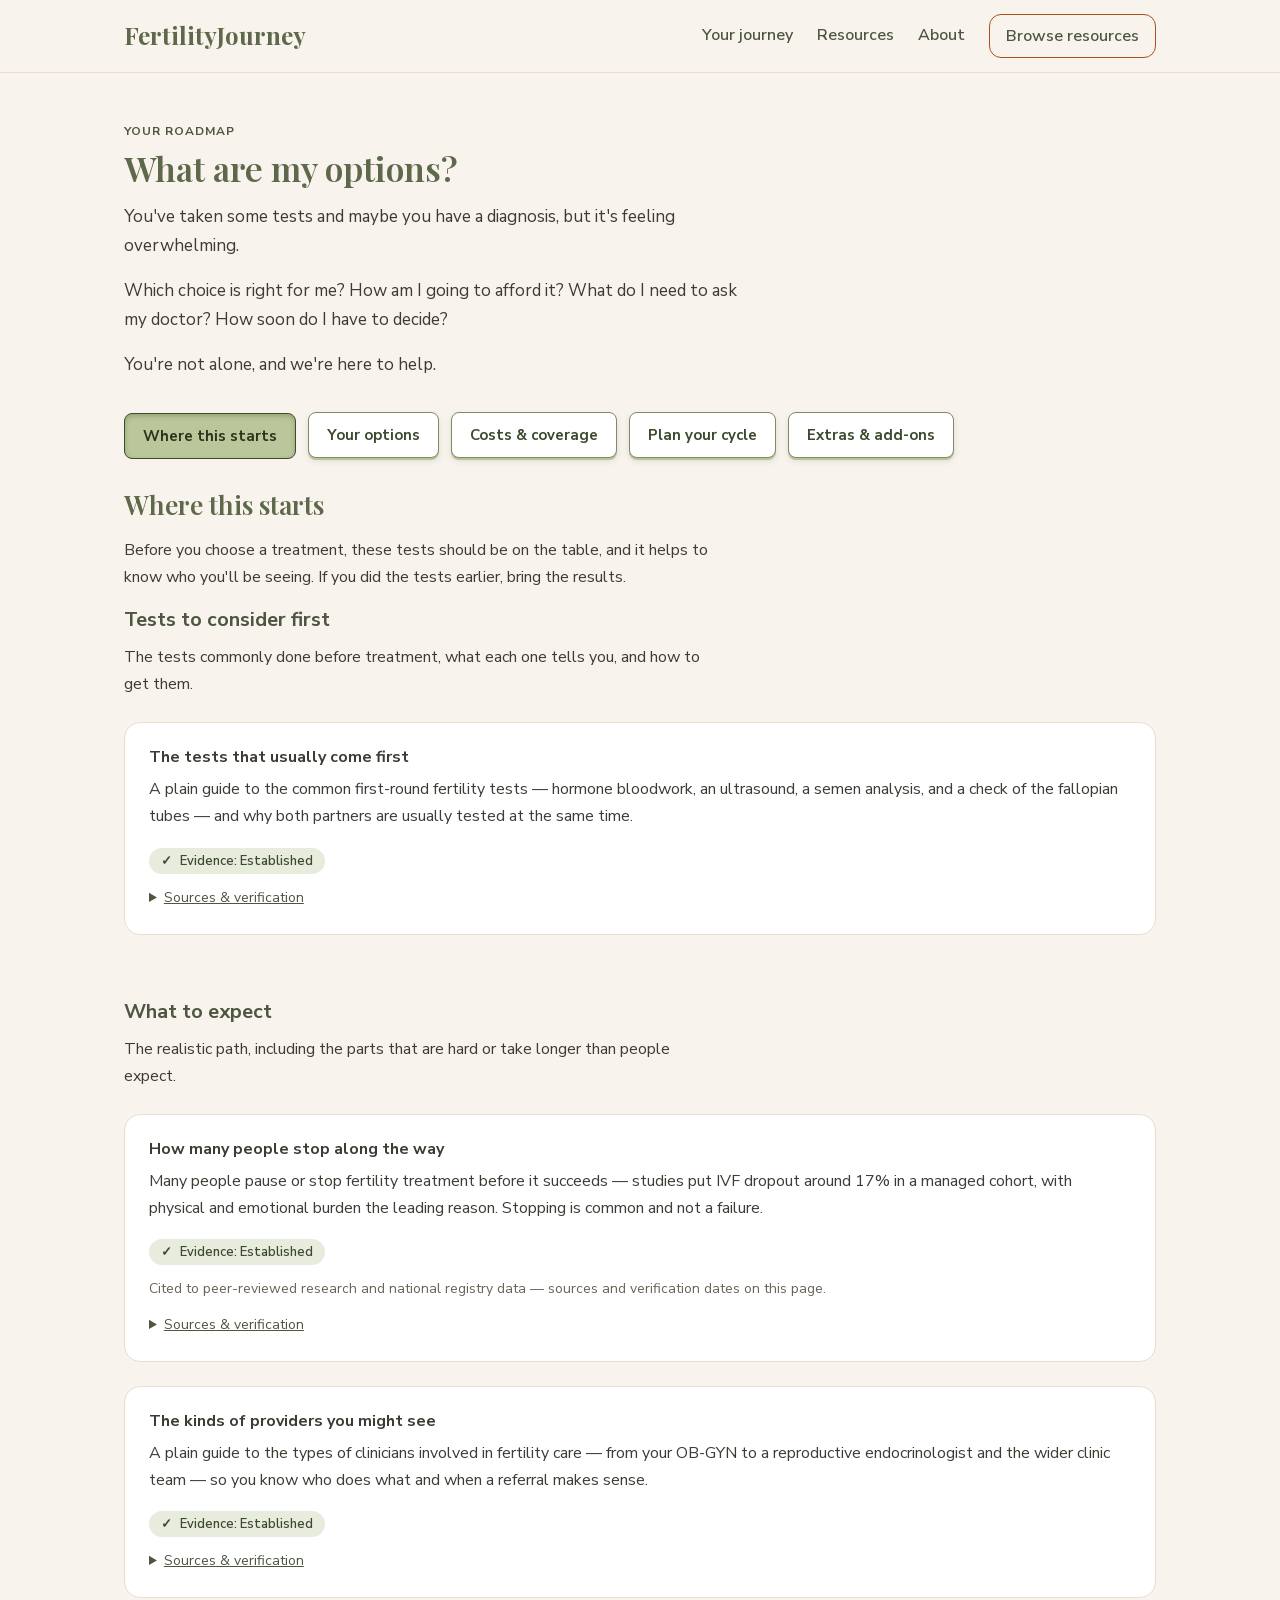
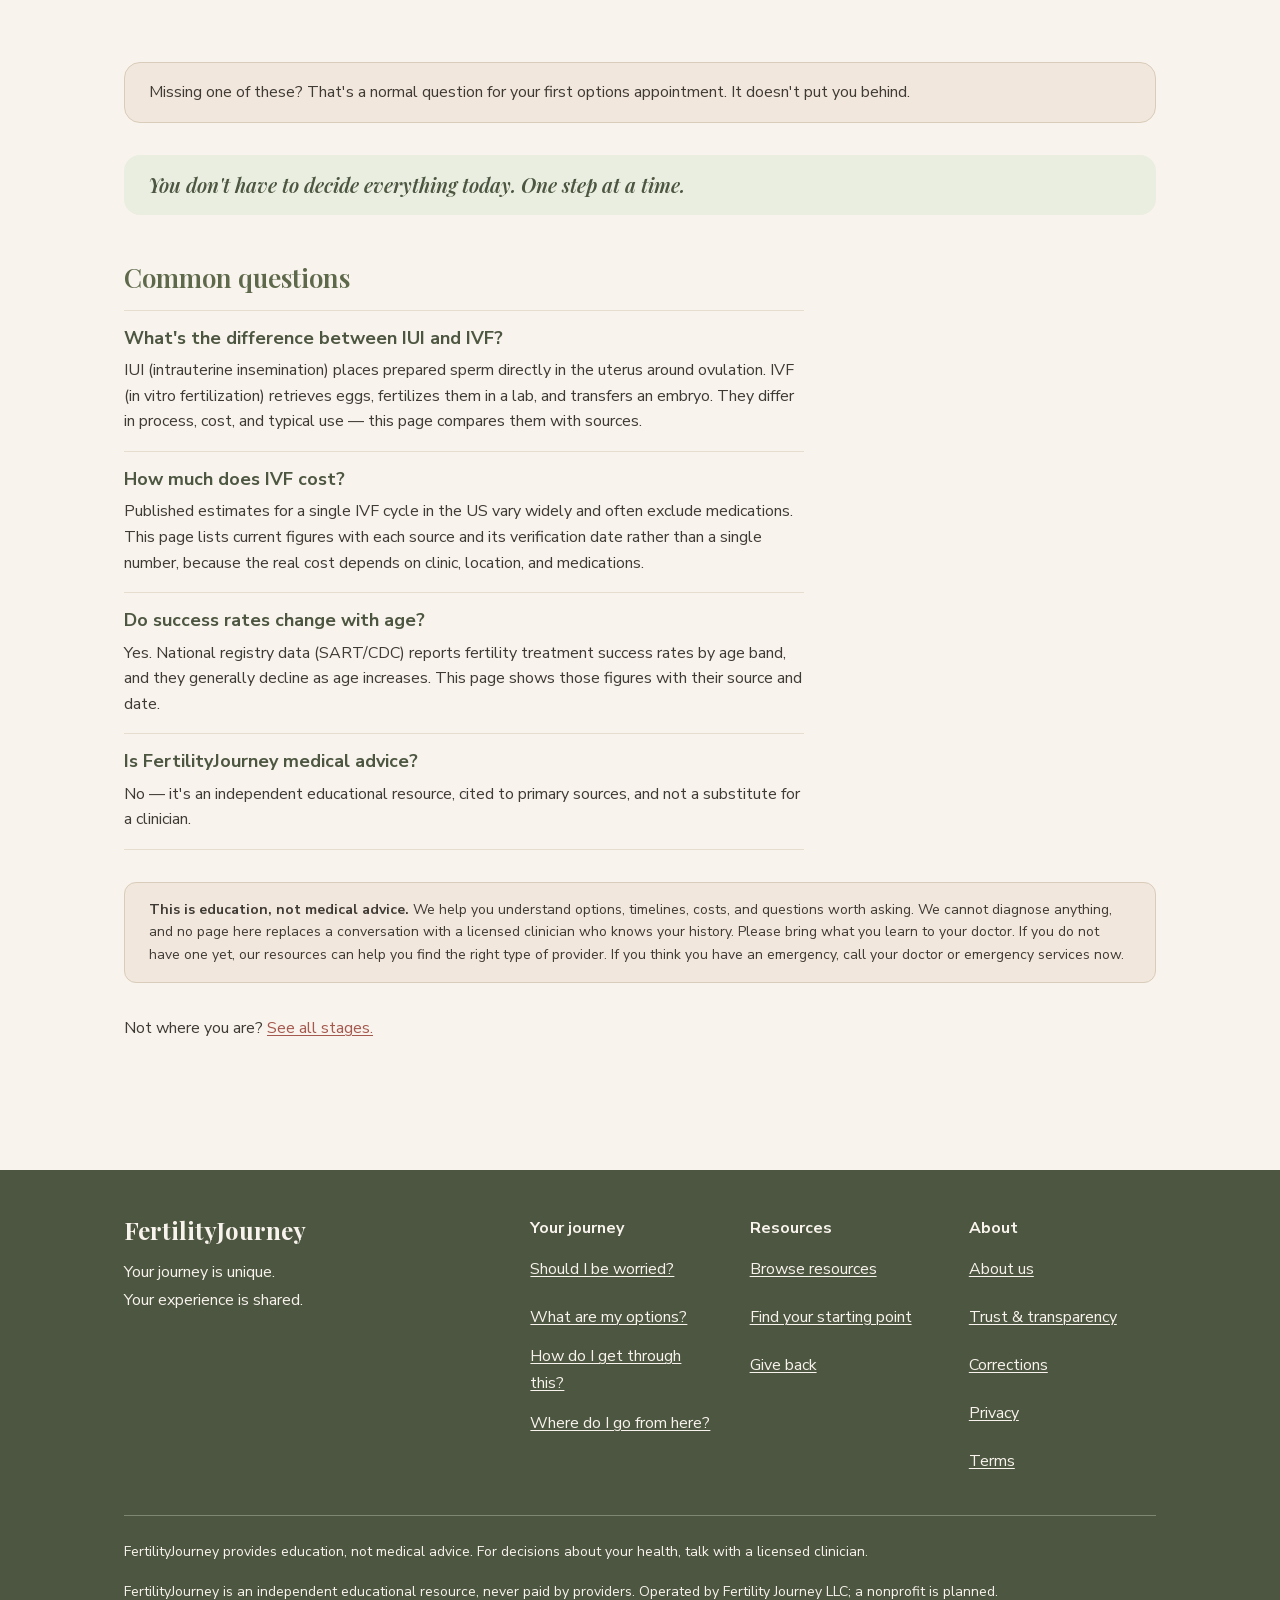
<file: journey/weighing-options/index.html>
<!DOCTYPE html><!--cQ6MYzU0wnVWuzYQneDF5--><html lang="en" class="__variable_082505 __variable_d96fa1"><head><meta charSet="utf-8"/><meta name="viewport" content="width=device-width, initial-scale=1"/><link rel="preload" href="/_next/static/media/68180864d7f93f02-s.p.woff2" as="font" crossorigin="" type="font/woff2"/><link rel="preload" href="/_next/static/media/78d0dd042ac6d54d-s.p.woff2" as="font" crossorigin="" type="font/woff2"/><link rel="preload" href="/_next/static/media/eaead17c7dbfcd5d-s.p.woff2" as="font" crossorigin="" type="font/woff2"/><link rel="stylesheet" href="/_next/static/css/0273ef32471c8bd7.css" data-precedence="next"/><link rel="preload" as="script" fetchPriority="low" href="/_next/static/chunks/webpack-b6d9324eb99711e1.js"/><script src="/_next/static/chunks/4bd1b696-c023c6e3521b1417.js" async=""></script><script src="/_next/static/chunks/255-64e783496c90356a.js" async=""></script><script src="/_next/static/chunks/main-app-56bd47e718545dc9.js" async=""></script><script src="/_next/static/chunks/619-ba102abea3e3d0e4.js" async=""></script><script src="/_next/static/chunks/app/journey/%5Bstage%5D/page-05cbaa03db6a750b.js" async=""></script><script data-goatcounter="https://fertilityjourney.goatcounter.com/count" async="" src="//gc.zgo.at/count.js"></script><meta name="next-size-adjust" content=""/><title>What are my options? IUI, IVF &amp; more · FertilityJourney</title><meta name="description" content="Compare fertility treatments, realistic costs, and success rates by age, cited to primary sources. Understand your choices before you commit. Not advice."/><meta name="robots" content="index, follow"/><link rel="canonical" href="https://fertilityjourney.org/journey/weighing-options/"/><meta property="og:title" content="Weighing your fertility options: IUI, IVF, and costs"/><meta property="og:description" content="Compare fertility treatments, realistic costs, and success rates by age, cited to primary sources. Understand your choices before you commit. Not advice."/><meta property="og:url" content="https://fertilityjourney.org/journey/weighing-options/"/><meta property="og:site_name" content="FertilityJourney"/><meta property="og:type" content="article"/><meta name="twitter:card" content="summary"/><meta name="twitter:title" content="Weighing your fertility options: IUI, IVF, and costs"/><meta name="twitter:description" content="Compare fertility treatments, realistic costs, and success rates by age, cited to primary sources. Understand your choices before you commit. Not advice."/><script src="/_next/static/chunks/polyfills-42372ed130431b0a.js" noModule=""></script></head><body><div hidden=""><!--$--><!--/$--></div><script type="application/ld+json">{"@context":"https://schema.org","@graph":[{"@type":"Organization","@id":"https://fertilityjourney.org/#organization","name":"FertilityJourney","url":"https://fertilityjourney.org/","description":"An independent educational resource for people navigating infertility."},{"@type":"WebSite","@id":"https://fertilityjourney.org/#website","name":"FertilityJourney","url":"https://fertilityjourney.org/","publisher":{"@id":"https://fertilityjourney.org/#organization"}}]}</script><a href="#main" class="skip-link">Skip to main content</a><header class="site-header"><div class="container"><a class="wordmark" href="/">FertilityJourney</a><nav class="site-nav" aria-label="Main"><a href="/journey/">Your journey</a><a href="/resources/">Resources</a><a href="/about/">About</a><a class="cta-rust" href="/resources/">Browse resources</a></nav></div></header><main id="main"><div class="container page-main"><script type="application/ld+json">{"@context":"https://schema.org","@type":"Article","headline":"Weighing your fertility options: IUI, IVF, and costs","description":"Compare fertility treatments, realistic costs, and success rates by age, cited to primary sources. Understand your choices before you commit. Not advice.","url":"https://fertilityjourney.org/journey/weighing-options/","datePublished":"2026-07-11","dateModified":"2026-07-11","author":{"@type":"Organization","name":"FertilityJourney"},"publisher":{"@id":"https://fertilityjourney.org/#organization"}}</script><script type="application/ld+json">{"@context":"https://schema.org","@type":"FAQPage","mainEntity":[{"@type":"Question","name":"What's the difference between IUI and IVF?","acceptedAnswer":{"@type":"Answer","text":"IUI (intrauterine insemination) places prepared sperm directly in the uterus around ovulation. IVF (in vitro fertilization) retrieves eggs, fertilizes them in a lab, and transfers an embryo. They differ in process, cost, and typical use — this page compares them with sources."}},{"@type":"Question","name":"How much does IVF cost?","acceptedAnswer":{"@type":"Answer","text":"Published estimates for a single IVF cycle in the US vary widely and often exclude medications. This page lists current figures with each source and its verification date rather than a single number, because the real cost depends on clinic, location, and medications."}},{"@type":"Question","name":"Do success rates change with age?","acceptedAnswer":{"@type":"Answer","text":"Yes. National registry data (SART/CDC) reports fertility treatment success rates by age band, and they generally decline as age increases. This page shows those figures with their source and date."}},{"@type":"Question","name":"Is FertilityJourney medical advice?","acceptedAnswer":{"@type":"Answer","text":"No — it's an independent educational resource, cited to primary sources, and not a substitute for a clinician."}}]}</script><script type="application/ld+json">{"@context":"https://schema.org","@type":"BreadcrumbList","itemListElement":[{"@type":"ListItem","position":1,"name":"Home","item":"https://fertilityjourney.org/"},{"@type":"ListItem","position":2,"name":"Your journey","item":"https://fertilityjourney.org/journey/"},{"@type":"ListItem","position":3,"name":"What are my options?","item":"https://fertilityjourney.org/journey/weighing-options/"}]}</script><!--$!--><template data-dgst="BAILOUT_TO_CLIENT_SIDE_RENDERING"></template><!--/$--><p class="eyebrow">Your roadmap</p><h1>What are my options?</h1><p class="stage-mirror">You&#x27;ve taken some tests and maybe you have a diagnosis, but it&#x27;s feeling overwhelming.</p><p class="stage-mirror">Which choice is right for me? How am I going to afford it? What do I need to ask my doctor? How soon do I have to decide?</p><p class="stage-mirror">You&#x27;re not alone, and we&#x27;re here to help.</p><div class="stage-tabset"><div class="stage-tabs" role="tablist" aria-label="Sections"><button type="button" role="tab" id="_R_glubsnpb_-tab-0" aria-selected="true" aria-controls="_R_glubsnpb_-panel-0" tabindex="0" class="stage-tab">Where this starts</button><button type="button" role="tab" id="_R_glubsnpb_-tab-1" aria-selected="false" aria-controls="_R_glubsnpb_-panel-1" tabindex="-1" class="stage-tab">Your options</button><button type="button" role="tab" id="_R_glubsnpb_-tab-2" aria-selected="false" aria-controls="_R_glubsnpb_-panel-2" tabindex="-1" class="stage-tab">Costs &amp; coverage</button><button type="button" role="tab" id="_R_glubsnpb_-tab-3" aria-selected="false" aria-controls="_R_glubsnpb_-panel-3" tabindex="-1" class="stage-tab">Plan your cycle</button><button type="button" role="tab" id="_R_glubsnpb_-tab-4" aria-selected="false" aria-controls="_R_glubsnpb_-panel-4" tabindex="-1" class="stage-tab">Extras &amp; add-ons</button></div><section role="tabpanel" id="_R_glubsnpb_-panel-0" aria-labelledby="_R_glubsnpb_-tab-0" tabindex="0" class="stage-panel"><h2>Where this starts</h2><div class="stage-block"><p class="stage-prose">Before you choose a treatment, these tests should be on the table, and it helps to know who you&#x27;ll be seeing. If you did the tests earlier, bring the results.</p></div><div class="stage-block"><section class="bundle-section"><h3>Tests to consider first</h3><p class="bundle-section-intro">The tests commonly done before treatment, what each one tells you, and how to get them.</p><div class="bundle-items"><article class="bundle-item"><h4>The tests that usually come first</h4><p>A plain guide to the common first-round fertility tests — hormone bloodwork, an ultrasound, a semen analysis, and a check of the fallopian tubes — and why both partners are usually tested at the same time.</p><p class="bundle-item-meta"><span class="evidence-label evidence-established"><span class="evidence-glyph" aria-hidden="true">✓</span><span class="evidence-word">Evidence: <!-- -->Established</span></span></p><details class="bundle-sources"><summary>Sources &amp; verification</summary><ul><li><a href="https://www.asrm.org/practice-guidance/practice-committee-documents/fertility-evaluation-of-infertile-women-a-committee-opinion-2021/" rel="noopener noreferrer">ASRM — Fertility evaluation of infertile women: a committee opinion (2021)</a></li><li><a href="https://www.reproductivefacts.org" rel="noopener noreferrer">ASRM ReproductiveFacts — patient education on fertility evaluation and diagnosis</a></li></ul><p class="bundle-verified">Verified <!-- -->2026-07-11</p></details></article></div></section><section class="bundle-section"><h3>What to expect</h3><p class="bundle-section-intro">The realistic path, including the parts that are hard or take longer than people expect.</p><div class="bundle-items"><article class="bundle-item"><h4>How many people stop along the way</h4><p>Many people pause or stop fertility treatment before it succeeds — studies put IVF dropout around 17% in a managed cohort, with physical and emotional burden the leading reason. Stopping is common and not a failure.</p><p class="bundle-item-meta"><span class="evidence-label evidence-established"><span class="evidence-glyph" aria-hidden="true">✓</span><span class="evidence-word">Evidence: <!-- -->Established</span></span></p><p class="bundle-credential">Cited to peer-reviewed research and national registry data — sources and verification dates on this page.</p><details class="bundle-sources"><summary>Sources &amp; verification</summary><ul><li><a href="https://doi.org/10.1093/humrep/den219" rel="noopener noreferrer">Verberg et al., Human Reproduction 2008;23(9):2050–2055 — why couples drop out of IVF (prospective cohort, 384 couples)</a></li><li><a href="https://www.sartcorsonline.com/rptCSR_PublicMultYear.aspx?ClinicPKID=0" rel="noopener noreferrer">SART CORS National Summary Report, reporting year 2023 — per-retrieval non-success rates by age</a></li></ul><p class="bundle-verified">Verified <!-- -->2026-07-11</p></details></article><article class="bundle-item"><h4>The kinds of providers you might see</h4><p>A plain guide to the types of clinicians involved in fertility care — from your OB-GYN to a reproductive endocrinologist and the wider clinic team — so you know who does what and when a referral makes sense.</p><p class="bundle-item-meta"><span class="evidence-label evidence-established"><span class="evidence-glyph" aria-hidden="true">✓</span><span class="evidence-word">Evidence: <!-- -->Established</span></span></p><details class="bundle-sources"><summary>Sources &amp; verification</summary><ul><li><a href="https://www.reproductivefacts.org" rel="noopener noreferrer">ASRM ReproductiveFacts — patient education on the fertility care team and specialist referral</a></li><li><a href="https://www.asrm.org/practice-guidance/practice-committee-documents/fertility-evaluation-of-infertile-women-a-committee-opinion-2021/" rel="noopener noreferrer">ASRM — Fertility evaluation of infertile women: a committee opinion (2021); evaluation at 12 months if under 35, 6 months if 35 or older</a></li></ul><p class="bundle-verified">Verified <!-- -->2026-07-11</p></details></article></div></section></div><div class="stage-block"><div class="stage-card stage-card-blush"><p style="margin:0">Missing one of these? That&#x27;s a normal question for your first options appointment. It doesn&#x27;t put you behind.</p></div></div></section><section role="tabpanel" id="_R_glubsnpb_-panel-1" aria-labelledby="_R_glubsnpb_-tab-1" hidden="" tabindex="0" class="stage-panel"><h2>Your options</h2><div class="stage-block"><p class="stage-prose">Care usually steps up from the simplest option to the most involved. What works best depends on your diagnosis, and for IVF, above all on age. The success figures below are national averages and study ranges from our source-verified content — they don&#x27;t predict your own outcome.</p></div><div class="stage-block"><section class="bundle-section"><h3>Success rates, honestly</h3><p class="bundle-section-intro">What the data shows — always with the reminder that individual outcomes vary, and age shapes the odds.</p><div class="bundle-items"><article class="bundle-item"><h4>Donor egg and donor sperm success, honestly</h4><p>With donor eggs, success tracks the donor&#x27;s age, not yours: in a population study, the cumulative live-birth rate was about 45% when the donor was under 30, falling as donor age rose. Donor sperm insemination follows regular IUI odds. Individual outcomes vary.</p><p class="bundle-item-meta"><span class="evidence-label evidence-established"><span class="evidence-glyph" aria-hidden="true">✓</span><span class="evidence-word">Evidence: <!-- -->Established</span></span></p><p class="bundle-credential">Cited to peer-reviewed research and national registry data — sources and verification dates on this page.</p><details class="bundle-sources"><summary>Sources &amp; verification</summary><ul><li><a href="https://doi.org/10.1016/j.fertnstert.2019.05.012" rel="noopener noreferrer">Hogan et al., Fertility and Sterility 2019;112(4):724–730 — oocyte donor age and recipient cumulative live-birth rate (population-based cohort, 1,490 women)</a></li><li><a href="https://www.reproductivefacts.org/globalassets/_rf/news-and-publications/bookletsfact-sheets/english-pdf/third-party_reproduction_booklet_web.pdf" rel="noopener noreferrer">ASRM ReproductiveFacts — Third-Party Reproduction: A Guide for Patients (donor screening, donor age, and process)</a></li><li><a href="https://www.cdc.gov/art/success-rates/index.html" rel="noopener noreferrer">CDC ART Success Rates — donor egg / donor embryo outcomes shown per transfer (national data)</a></li></ul><p class="bundle-verified">Verified <!-- -->2026-07-11</p></details></article><article class="bundle-item"><h4>IUI success rates, honestly</h4><p>Per-cycle live-birth rates for IUI are modest and depend heavily on age and whether fertility medication is used — roughly 8–18% per cycle in ASRM-cited trials, far lower over 40. Individual outcomes vary.</p><p class="bundle-item-meta"><span class="evidence-label evidence-established"><span class="evidence-glyph" aria-hidden="true">✓</span><span class="evidence-word">Evidence: <!-- -->Established</span></span></p><p class="bundle-credential">Cited to peer-reviewed research and national registry data — sources and verification dates on this page.</p><details class="bundle-sources"><summary>Sources &amp; verification</summary><ul><li><a href="https://www.asrm.org/practice-guidance/practice-committee-documents/evidence-based-treatments-for-couples-with-unexplained-infertility-a-guideline-2020/" rel="noopener noreferrer">ASRM — Evidence-based treatments for couples with unexplained infertility: a guideline (2020), per-cycle IUI live-birth rates</a></li></ul><p class="bundle-verified">Verified <!-- -->2026-07-11</p></details></article><article class="bundle-item"><h4>IVF success rates, honestly</h4><p>US national data (SART, RY2023): live-birth rate per egg retrieval is about 53% under 35, falling with age to ~4% over 42. Success is cumulative across cycles and strongly age-dependent. Individual outcomes vary.</p><p class="bundle-item-meta"><span class="evidence-label evidence-established"><span class="evidence-glyph" aria-hidden="true">✓</span><span class="evidence-word">Evidence: <!-- -->Established</span></span></p><p class="bundle-credential">Cited to peer-reviewed research and national registry data — sources and verification dates on this page.</p><details class="bundle-sources"><summary>Sources &amp; verification</summary><ul><li><a href="https://www.sartcorsonline.com/rptCSR_PublicMultYear.aspx?ClinicPKID=0" rel="noopener noreferrer">SART CORS National Summary Report, reporting year 2023 — cumulative live-birth rate per intended egg retrieval, by age</a></li><li><a href="https://doi.org/10.1001/jama.2015.17296" rel="noopener noreferrer">Smith et al., JAMA 2015;314(24):2654–2662 — live-birth rate across repeat IVF cycles (156,947 women, 257,398 cycles)</a></li></ul><p class="bundle-verified">Verified <!-- -->2026-07-11</p></details></article></div></section><section class="bundle-section"><h3>Questions worth asking</h3><p class="bundle-section-intro">Questions to bring to a provider at this stage, so you leave the appointment with answers.</p><div class="bundle-items"><article class="bundle-item"><h4>Questions to ask before you start</h4><p>A practical list of questions to bring to a fertility consult — about your diagnosis, your options, costs, and success rates — so you leave the appointment with real answers, not more confusion.</p><p class="bundle-item-meta"><span class="evidence-label evidence-established"><span class="evidence-glyph" aria-hidden="true">✓</span><span class="evidence-word">Evidence: <!-- -->Established</span></span></p><details class="bundle-sources"><summary>Sources &amp; verification</summary><ul><li><a href="https://www.reproductivefacts.org" rel="noopener noreferrer">ASRM ReproductiveFacts — patient education on evaluation, diagnosis, and treatment options</a></li></ul><p class="bundle-verified">Verified <!-- -->2026-07-11</p></details></article></div></section></div></section><section role="tabpanel" id="_R_glubsnpb_-panel-2" aria-labelledby="_R_glubsnpb_-tab-2" hidden="" tabindex="0" class="stage-panel"><h2>Costs &amp; coverage</h2><div class="stage-block"><p class="stage-prose">What you actually pay depends on your clinic, your medication, and your insurance. Every figure here is cited to a primary source; where a reliable dollar figure doesn&#x27;t exist, we describe the cost structure instead of inventing a total.</p></div><div class="stage-block"><section class="bundle-section"><h3>Costs &amp; financial options</h3><p class="bundle-section-intro">What treatment commonly costs, and the routes people use to pay for it. Every figure is cited to a primary source.</p><div class="bundle-items"><article class="bundle-item"><h4>What an IVF cycle costs</h4><p>A typical IVF cycle in the US runs $15,000–$20,000 for the base cycle (stimulation, egg retrieval, embryo transfer), per ASRM. Medications and add-ons are extra.</p><p class="bundle-item-meta"><span class="evidence-label evidence-established"><span class="evidence-glyph" aria-hidden="true">✓</span><span class="evidence-word">Evidence: <!-- -->Established</span></span></p><p class="bundle-credential">Cited to peer-reviewed research and national registry data — sources and verification dates on this page.</p><details class="bundle-sources"><summary>Sources &amp; verification</summary><ul><li><a href="https://www.asrm.org/advocacy-and-policy/fact-sheets-and-one-pagers/evaluating-the-trump-administrations-initiative-on-ivf/" rel="noopener noreferrer">ASRM Center for Policy and Leadership — Evaluating the Trump Administration&#x27;s Initiative on IVF (2025), current US per-cycle cost figure</a></li></ul><p class="bundle-verified">Verified <!-- -->2026-07-11</p></details></article><article class="bundle-item"><h4>Medications and add-ons: the costs beyond the base cycle</h4><p>Medications are a separate cost on top of the base IVF cycle — federal estimates cited by ASRM put them near $2,200 per cycle. Genetic testing, ICSI, and frozen transfers are extra too.</p><p class="bundle-item-meta"><span class="evidence-label evidence-established"><span class="evidence-glyph" aria-hidden="true">✓</span><span class="evidence-word">Evidence: <!-- -->Established</span></span></p><p class="bundle-credential">Cited to peer-reviewed research and national registry data — sources and verification dates on this page.</p><details class="bundle-sources"><summary>Sources &amp; verification</summary><ul><li><a href="https://www.asrm.org/advocacy-and-policy/fact-sheets-and-one-pagers/evaluating-the-trump-administrations-initiative-on-ivf/" rel="noopener noreferrer">ASRM Center for Policy and Leadership — Evaluating the Trump Administration&#x27;s Initiative on IVF (2025), citing CMS per-cycle medication estimate</a></li></ul><p class="bundle-verified">Verified <!-- -->2026-07-11</p></details></article></div></section></div><div class="stage-block"><div class="stage-card stage-card-blush"><p style="margin:0">Cost is the most common reason people pause or stop. That is a valid, common decision, and there&#x27;s support for it either way.</p></div></div></section><section role="tabpanel" id="_R_glubsnpb_-panel-3" aria-labelledby="_R_glubsnpb_-tab-3" hidden="" tabindex="0" class="stage-panel"><h2>Plan your cycle</h2><div class="stage-block"><p class="stage-prose">Here are the likely steps you&#x27;ll go through in one IVF cycle. It&#x27;s a realistic sequence — detours and waits included.</p></div><div class="stage-block"><div class="stage-timelines"><div class="timeline"><h3 class="timeline-title">An IVF cycle, start to finish</h3><p class="timeline-intro">A realistic IVF timeline: prep and testing, about 8–14 days of ovarian stimulation, egg retrieval, the lab phase, embryo transfer, and the two-week wait — with honest detours like a cancelled cycle, an insurance hold, or an emotional pause.</p><ol class="timeline-list"><li class="timeline-node timeline-node-upcoming"><span class="timeline-marker" aria-hidden="true">○</span><div class="timeline-body"><p class="timeline-node-head"><span class="timeline-node-label">Testing and planning</span><span class="timeline-range">a few weeks</span></p><span class="timeline-status">Ahead</span><p class="timeline-note">Work-up, results, and a plan with your clinic. Length varies by clinic and scheduling.</p></div></li><li class="timeline-node timeline-node-upcoming"><span class="timeline-marker" aria-hidden="true">○</span><div class="timeline-body"><p class="timeline-node-head"><span class="timeline-node-label">Ovarian stimulation</span><span class="timeline-range">8–14 days</span></p><span class="timeline-status">Ahead</span><p class="timeline-note">Daily injections and frequent monitoring visits. Plan for early-morning appointments.</p></div></li><li class="timeline-node timeline-node-upcoming"><span class="timeline-marker" aria-hidden="true">○</span><div class="timeline-body"><p class="timeline-node-head"><span class="timeline-node-label">Egg retrieval</span><span class="timeline-range">1 day (procedure)</span></p><span class="timeline-status">Ahead</span><p class="timeline-note">A short procedure under sedation. Take the day off; arrange a ride home.</p></div></li><li class="timeline-node timeline-node-upcoming"><span class="timeline-marker" aria-hidden="true">○</span><div class="timeline-body"><p class="timeline-node-head"><span class="timeline-node-label">Fertilization and embryo growth (lab)</span><span class="timeline-range">about 3–6 days</span></p><span class="timeline-status">Ahead</span><span class="timeline-longwait"> · The waiting is the hard part</span><p class="timeline-note">The lab checks fertilization at about 40 hours, then embryos grow for several days. You wait on daily updates.</p></div></li><li class="timeline-node timeline-node-upcoming"><span class="timeline-marker" aria-hidden="true">○</span><div class="timeline-body"><p class="timeline-node-head"><span class="timeline-node-label">Embryo transfer</span><span class="timeline-range">1 day (procedure)</span></p><span class="timeline-status">Ahead</span><p class="timeline-note">A quick procedure, usually no sedation. Sometimes transfer is delayed to a later (frozen) cycle.</p></div></li><li class="timeline-node timeline-node-upcoming"><span class="timeline-marker" aria-hidden="true">○</span><div class="timeline-body"><p class="timeline-node-head"><span class="timeline-node-label">The two-week wait</span><span class="timeline-range">about 2 weeks</span></p><span class="timeline-status">Ahead</span><span class="timeline-longwait"> · The waiting is the hard part</span><p class="timeline-note">Waiting for the pregnancy test. Widely considered the hardest stretch emotionally.</p></div></li><li class="timeline-node timeline-node-detour"><span class="timeline-marker" aria-hidden="true">⚠</span><div class="timeline-body"><p class="timeline-node-head"><span class="timeline-node-label">Cancelled cycle</span></p><span class="timeline-status timeline-status-detour">Possible detour</span><p class="timeline-note">Sometimes a cycle is stopped before retrieval if your body is not responding as hoped. It is common, and it is not your fault.</p></div></li><li class="timeline-node timeline-node-detour"><span class="timeline-marker" aria-hidden="true">⚠</span><div class="timeline-body"><p class="timeline-node-head"><span class="timeline-node-label">Insurance or funding hold</span></p><span class="timeline-status timeline-status-detour">Possible detour</span><p class="timeline-note">Coverage checks, approvals, or saving up can pause things between phases for weeks or longer.</p></div></li><li class="timeline-node timeline-node-detour"><span class="timeline-marker" aria-hidden="true">⚠</span><div class="timeline-body"><p class="timeline-node-head"><span class="timeline-node-label">Emotional pause</span></p><span class="timeline-status timeline-status-detour">Possible detour</span><p class="timeline-note">Many people take a deliberate break between cycles to recover. Choosing to pause is a valid part of the timeline, not a detour off it.</p></div></li><li class="timeline-node timeline-node-detour"><span class="timeline-marker" aria-hidden="true">⚠</span><div class="timeline-body"><p class="timeline-node-head"><span class="timeline-node-label">A failed cycle, then trying again</span></p><span class="timeline-status timeline-status-detour">Possible detour</span><p class="timeline-note">Most people do not succeed on the first cycle. Regrouping and starting another round is the common path, not the exception.</p></div></li></ol></div><div class="timeline"><h3 class="timeline-title">An IUI cycle, start to finish</h3><p class="timeline-intro">A realistic IUI timeline that tracks your menstrual cycle: monitoring toward ovulation, the insemination, then the two-week wait — usually tried for a limited number of cycles before reassessing, with honest detours.</p><ol class="timeline-list"><li class="timeline-node timeline-node-upcoming"><span class="timeline-marker" aria-hidden="true">○</span><div class="timeline-body"><p class="timeline-node-head"><span class="timeline-node-label">Cycle monitoring toward ovulation</span><span class="timeline-range">about 1–2 weeks</span></p><span class="timeline-status">Ahead</span><p class="timeline-note">Bloodwork and ultrasounds track your cycle, sometimes with a fertility medication to help ovulation.</p></div></li><li class="timeline-node timeline-node-upcoming"><span class="timeline-marker" aria-hidden="true">○</span><div class="timeline-body"><p class="timeline-node-head"><span class="timeline-node-label">The insemination</span><span class="timeline-range">1 short visit</span></p><span class="timeline-status">Ahead</span><p class="timeline-note">A quick in-office procedure around the time you ovulate. Most people go back to their day afterward.</p></div></li><li class="timeline-node timeline-node-upcoming"><span class="timeline-marker" aria-hidden="true">○</span><div class="timeline-body"><p class="timeline-node-head"><span class="timeline-node-label">The two-week wait</span><span class="timeline-range">about 2 weeks</span></p><span class="timeline-status">Ahead</span><span class="timeline-longwait"> · The waiting is the hard part</span><p class="timeline-note">Waiting for a pregnancy test. Usually the hardest stretch emotionally.</p></div></li><li class="timeline-node timeline-node-upcoming"><span class="timeline-marker" aria-hidden="true">○</span><div class="timeline-body"><p class="timeline-node-head"><span class="timeline-node-label">Reassess, then often repeat</span><span class="timeline-range">a few cycles</span></p><span class="timeline-status">Ahead</span><p class="timeline-note">IUI is usually tried for a limited number of cycles; guidelines suggest reassessing rather than repeating indefinitely.</p></div></li><li class="timeline-node timeline-node-detour"><span class="timeline-marker" aria-hidden="true">⚠</span><div class="timeline-body"><p class="timeline-node-head"><span class="timeline-node-label">A cycle that does not work</span></p><span class="timeline-status timeline-status-detour">Possible detour</span><p class="timeline-note">Per-cycle odds are modest, so not succeeding on a given try is expected, not a red flag.</p></div></li><li class="timeline-node timeline-node-detour"><span class="timeline-marker" aria-hidden="true">⚠</span><div class="timeline-body"><p class="timeline-node-head"><span class="timeline-node-label">Moving on to IVF</span></p><span class="timeline-status timeline-status-detour">Possible detour</span><p class="timeline-note">After a few IUI cycles, many people and clinics decide to shift to IVF. That is a normal next step, not starting over.</p></div></li><li class="timeline-node timeline-node-detour"><span class="timeline-marker" aria-hidden="true">⚠</span><div class="timeline-body"><p class="timeline-node-head"><span class="timeline-node-label">Insurance or funding hold</span></p><span class="timeline-status timeline-status-detour">Possible detour</span><p class="timeline-note">Coverage checks or costs can pause things between cycles.</p></div></li><li class="timeline-node timeline-node-detour"><span class="timeline-marker" aria-hidden="true">⚠</span><div class="timeline-body"><p class="timeline-node-head"><span class="timeline-node-label">Emotional pause</span></p><span class="timeline-status timeline-status-detour">Possible detour</span><p class="timeline-note">Taking a break between cycles to recover is a valid, common choice.</p></div></li></ol></div></div></div></section><section role="tabpanel" id="_R_glubsnpb_-panel-4" aria-labelledby="_R_glubsnpb_-tab-4" hidden="" tabindex="0" class="stage-panel"><h2>What&#x27;s worth paying extra for?</h2><div class="stage-block"><p class="stage-prose">Clinics may offer extras on top of IVF — acupuncture, embryo glue, endometrial scratch, genetic screening of embryos (PGT-A), assisted hatching, and others. Whether any of these changes your odds is exactly the kind of claim we won&#x27;t make until we&#x27;ve cited it to the evidence, including the studies that disagree.</p></div><div class="stage-block"><div class="stage-card-grid"><div class="stage-card"><h3>Acupuncture</h3><p style="margin:0">Sometimes used around the time of treatment. We&#x27;re still sourcing the evidence before we describe what it does or doesn&#x27;t do.</p></div><div class="stage-card"><h3>Embryo glue</h3><p style="margin:0">A transfer solution offered by some clinics. Evidence write-up is still being sourced.</p></div><div class="stage-card"><h3>Endometrial scratch</h3><p style="margin:0">A procedure some clinics offer before transfer. We&#x27;re still sourcing the evidence.</p></div><div class="stage-card"><h3>PGT-A (embryo genetic screening)</h3><p style="margin:0">Genetic screening of embryos. Who it helps is contested, so we&#x27;re sourcing the evidence carefully before summarizing it.</p></div><div class="stage-card"><h3>Assisted hatching</h3><p style="margin:0">A lab step some clinics offer. Evidence write-up is still being sourced.</p></div></div></div><div class="stage-block"><div class="stage-card stage-card-blush"><p style="margin:0">When we publish an evidence summary for any of these, it will carry a clear label — established, optional, experimental, or wellness — and link to the studies, including the ones that disagree. Until then we&#x27;d rather say &quot;we&#x27;re still sourcing this&quot; than hand you a number we can&#x27;t stand behind.</p></div></div></section></div><p class="stage-reassure">You don&#x27;t have to decide everything today. One step at a time.</p><section class="faq-section" aria-labelledby="faq"><h2 id="faq">Common questions</h2><dl class="faq-list"><div class="faq-item"><dt>What&#x27;s the difference between IUI and IVF?</dt><dd>IUI (intrauterine insemination) places prepared sperm directly in the uterus around ovulation. IVF (in vitro fertilization) retrieves eggs, fertilizes them in a lab, and transfers an embryo. They differ in process, cost, and typical use — this page compares them with sources.</dd></div><div class="faq-item"><dt>How much does IVF cost?</dt><dd>Published estimates for a single IVF cycle in the US vary widely and often exclude medications. This page lists current figures with each source and its verification date rather than a single number, because the real cost depends on clinic, location, and medications.</dd></div><div class="faq-item"><dt>Do success rates change with age?</dt><dd>Yes. National registry data (SART/CDC) reports fertility treatment success rates by age band, and they generally decline as age increases. This page shows those figures with their source and date.</dd></div><div class="faq-item"><dt>Is FertilityJourney medical advice?</dt><dd>No — it&#x27;s an independent educational resource, cited to primary sources, and not a substitute for a clinician.</dd></div></dl></section><div class="disclaimer" role="note" aria-label="Medical disclaimer"><p style="margin:0"><strong>This is education, not medical advice.</strong> <!-- -->We help you understand options, timelines, costs, and questions worth asking. We cannot diagnose anything, and no page here replaces a conversation with a licensed clinician who knows your history. Please bring what you learn to your doctor. If you do not have one yet, our resources can help you find the right type of provider. If you think you have an emergency, call your doctor or emergency services now.</p></div><p style="margin-top:var(--space-6)">Not where you are? <a href="/journey/">See all stages.</a></p></div><!--$--><!--/$--></main><footer class="site-footer"><div class="container"><div class="footer-grid"><div><p class="wordmark" style="color:var(--cream)">FertilityJourney</p><p>Your journey is unique.<br/>Your experience is shared.</p></div><nav aria-label="Your journey"><p class="footer-heading">Your journey</p><ul><li><a href="/journey/is-it-just-me/">Should I be worried?</a></li><li><a href="/journey/weighing-options/">What are my options?</a></li><li><a href="/journey/in-treatment/">How do I get through this?</a></li><li><a href="/journey/exploring-other-paths/">Where do I go from here?</a></li></ul></nav><nav aria-label="Resources"><p class="footer-heading">Resources</p><ul><li><a href="/resources/">Browse resources</a></li><li><a href="/quiz/">Find your starting point</a></li><li><a href="/give-back/">Give back</a></li></ul></nav><nav aria-label="About and trust"><p class="footer-heading">About</p><ul><li><a href="/about/">About us</a></li><li><a href="/trust/">Trust &amp; transparency</a></li><li><a href="/corrections/">Corrections</a></li><li><a href="/privacy/">Privacy</a></li><li><a href="/terms/">Terms</a></li></ul></nav></div><div class="footer-disclaimer"><p>FertilityJourney provides education, not medical advice. For decisions about your health, talk with a licensed clinician.</p><p style="margin:0">FertilityJourney is an independent educational resource, never paid by providers. Operated by Fertility Journey LLC; a nonprofit is planned.</p></div></div></footer><script src="/_next/static/chunks/webpack-b6d9324eb99711e1.js" id="_R_" async=""></script><script>(self.__next_f=self.__next_f||[]).push([0])</script><script>self.__next_f.push([1,"1:\"$Sreact.fragment\"\n2:I[2619,[\"619\",\"static/chunks/619-ba102abea3e3d0e4.js\",\"670\",\"static/chunks/app/journey/%5Bstage%5D/page-05cbaa03db6a750b.js\"],\"\"]\n3:I[9766,[],\"\"]\n4:I[8924,[],\"\"]\ne:I[7150,[],\"\"]\n:HL[\"/_next/static/media/68180864d7f93f02-s.p.woff2\",\"font\",{\"crossOrigin\":\"\",\"type\":\"font/woff2\"}]\n:HL[\"/_next/static/media/78d0dd042ac6d54d-s.p.woff2\",\"font\",{\"crossOrigin\":\"\",\"type\":\"font/woff2\"}]\n:HL[\"/_next/static/media/eaead17c7dbfcd5d-s.p.woff2\",\"font\",{\"crossOrigin\":\"\",\"type\":\"font/woff2\"}]\n:HL[\"/_next/static/css/0273ef32471c8bd7.css\",\"style\"]\n"])</script><script>self.__next_f.push([1,"0:{\"P\":null,\"b\":\"cQ6MYzU0wnVWuzYQneDF5\",\"p\":\"\",\"c\":[\"\",\"journey\",\"weighing-options\",\"\"],\"i\":false,\"f\":[[[\"\",{\"children\":[\"journey\",{\"children\":[[\"stage\",\"weighing-options\",\"d\"],{\"children\":[\"__PAGE__\",{}]}]}]},\"$undefined\",\"$undefined\",true],[\"\",[\"$\",\"$1\",\"c\",{\"children\":[[[\"$\",\"link\",\"0\",{\"rel\":\"stylesheet\",\"href\":\"/_next/static/css/0273ef32471c8bd7.css\",\"precedence\":\"next\",\"crossOrigin\":\"$undefined\",\"nonce\":\"$undefined\"}]],[\"$\",\"html\",null,{\"lang\":\"en\",\"className\":\"__variable_082505 __variable_d96fa1\",\"children\":[\"$\",\"body\",null,{\"children\":[[\"$\",\"script\",null,{\"type\":\"application/ld+json\",\"dangerouslySetInnerHTML\":{\"__html\":\"{\\\"@context\\\":\\\"https://schema.org\\\",\\\"@graph\\\":[{\\\"@type\\\":\\\"Organization\\\",\\\"@id\\\":\\\"https://fertilityjourney.org/#organization\\\",\\\"name\\\":\\\"FertilityJourney\\\",\\\"url\\\":\\\"https://fertilityjourney.org/\\\",\\\"description\\\":\\\"An independent educational resource for people navigating infertility.\\\"},{\\\"@type\\\":\\\"WebSite\\\",\\\"@id\\\":\\\"https://fertilityjourney.org/#website\\\",\\\"name\\\":\\\"FertilityJourney\\\",\\\"url\\\":\\\"https://fertilityjourney.org/\\\",\\\"publisher\\\":{\\\"@id\\\":\\\"https://fertilityjourney.org/#organization\\\"}}]}\"}}],[\"$\",\"a\",null,{\"href\":\"#main\",\"className\":\"skip-link\",\"children\":\"Skip to main content\"}],[\"$\",\"header\",null,{\"className\":\"site-header\",\"children\":[\"$\",\"div\",null,{\"className\":\"container\",\"children\":[[\"$\",\"$L2\",null,{\"href\":\"/\",\"className\":\"wordmark\",\"children\":\"FertilityJourney\"}],[\"$\",\"nav\",null,{\"className\":\"site-nav\",\"aria-label\":\"Main\",\"children\":[[\"$\",\"$L2\",null,{\"href\":\"/journey/\",\"children\":\"Your journey\"}],[\"$\",\"$L2\",null,{\"href\":\"/resources/\",\"children\":\"Resources\"}],[\"$\",\"$L2\",null,{\"href\":\"/about/\",\"children\":\"About\"}],[\"$\",\"$L2\",null,{\"href\":\"/resources/\",\"className\":\"cta-rust\",\"children\":\"Browse resources\"}]]}]]}]}],[\"$\",\"main\",null,{\"id\":\"main\",\"children\":[\"$\",\"$L3\",null,{\"parallelRouterKey\":\"children\",\"error\":\"$undefined\",\"errorStyles\":\"$undefined\",\"errorScripts\":\"$undefined\",\"template\":[\"$\",\"$L4\",null,{}],\"templateStyles\":\"$undefined\",\"templateScripts\":\"$undefined\",\"notFound\":[[\"$\",\"div\",null,{\"className\":\"container page-main\",\"style\":{\"maxWidth\":640},\"children\":[[\"$\",\"p\",null,{\"className\":\"eyebrow\",\"children\":\"We couldn’t find that page\"}],[\"$\",\"h1\",null,{\"children\":\"This page isn’t here. But you still are.\"}],[\"$\",\"p\",null,{\"className\":\"body-lg\",\"children\":\"The link may have moved or the address may have a typo. Wherever you are in this, here are good places to pick back up.\"}],[\"$\",\"ul\",null,{\"className\":\"checkpoint-list\",\"style\":{\"marginTop\":\"var(--space-6)\"},\"children\":[[\"$\",\"li\",null,{\"children\":[\"$\",\"$L2\",null,{\"href\":\"/journey/\",\"children\":\"Find answers for where you are right now\"}]}],[\"$\",\"li\",null,{\"children\":[\"$\",\"$L2\",null,{\"href\":\"/resources/\",\"children\":\"Browse the resource library\"}]}],[\"$\",\"li\",null,{\"children\":[\"$\",\"$L2\",null,{\"href\":\"/quiz/\",\"children\":\"Not sure where to start? Take the 2-minute quiz\"}]}]]}]]}],[]],\"forbidden\":\"$undefined\",\"unauthorized\":\"$undefined\"}]}],[\"$\",\"footer\",null,{\"className\":\"site-footer\",\"children\":[\"$\",\"div\",null,{\"className\":\"container\",\"children\":[[\"$\",\"div\",null,{\"className\":\"footer-grid\",\"children\":[[\"$\",\"div\",null,{\"children\":[[\"$\",\"p\",null,{\"className\":\"wordmark\",\"style\":{\"color\":\"var(--cream)\"},\"children\":\"FertilityJourney\"}],[\"$\",\"p\",null,{\"children\":[\"Your journey is unique.\",[\"$\",\"br\",null,{}],\"Your experience is shared.\"]}]]}],[\"$\",\"nav\",null,{\"aria-label\":\"Your journey\",\"children\":[[\"$\",\"p\",null,{\"className\":\"footer-heading\",\"children\":\"Your journey\"}],[\"$\",\"ul\",null,{\"children\":[[\"$\",\"li\",\"is-it-just-me\",{\"children\":[\"$\",\"$L2\",null,{\"href\":\"/journey/is-it-just-me/\",\"children\":\"Should I be worried?\"}]}],[\"$\",\"li\",\"weighing-options\",{\"children\":[\"$\",\"$L2\",null,{\"href\":\"/journey/weighing-options/\",\"children\":\"What are my options?\"}]}],[\"$\",\"li\",\"in-treatment\",{\"children\":[\"$\",\"$L2\",null,{\"href\":\"/journey/in-treatment/\",\"children\":\"How do I get through this?\"}]}],[\"$\",\"li\",\"exploring-other-paths\",{\"children\":[\"$\",\"$L2\",null,{\"href\":\"/journey/exploring-other-paths/\",\"children\":\"Where do I go from here?\"}]}]]}]]}],[\"$\",\"nav\",null,{\"aria-label\":\"Resources\",\"children\":[[\"$\",\"p\",null,{\"className\":\"footer-heading\",\"children\":\"Resources\"}],[\"$\",\"ul\",null,{\"children\":[[\"$\",\"li\",null,{\"children\":[\"$\",\"$L2\",null,{\"href\":\"/resources/\",\"children\":\"Browse resources\"}]}],[\"$\",\"li\",null,{\"children\":[\"$\",\"$L2\",null,{\"href\":\"/quiz/\",\"children\":\"Find your starting point\"}]}],[\"$\",\"li\",null,{\"children\":[\"$\",\"$L2\",null,{\"href\":\"/give-back/\",\"children\":\"Give back\"}]}]]}]]}],[\"$\",\"nav\",null,{\"aria-label\":\"About and trust\",\"children\":[[\"$\",\"p\",null,{\"className\":\"footer-heading\",\"children\":\"About\"}],[\"$\",\"ul\",null,{\"children\":[[\"$\",\"li\",null,{\"children\":[\"$\",\"$L2\",null,{\"href\":\"/about/\",\"children\":\"About us\"}]}],[\"$\",\"li\",null,{\"children\":[\"$\",\"$L2\",null,{\"href\":\"/trust/\",\"children\":\"Trust \u0026 transparency\"}]}],\"$L5\",\"$L6\",\"$L7\"]}]]}]]}],\"$L8\"]}]}],\"$L9\"]}]}]]}],{\"children\":[\"journey\",\"$La\",{\"children\":[[\"stage\",\"weighing-options\",\"d\"],\"$Lb\",{\"children\":[\"__PAGE__\",\"$Lc\",{},null,false]},null,false]},null,false]},null,false],\"$Ld\",false]],\"m\":\"$undefined\",\"G\":[\"$e\",[]],\"s\":false,\"S\":true}\n"])</script><script>self.__next_f.push([1,"10:I[4431,[],\"OutletBoundary\"]\n12:I[5278,[],\"AsyncMetadataOutlet\"]\n14:I[4431,[],\"ViewportBoundary\"]\n16:I[4431,[],\"MetadataBoundary\"]\n17:\"$Sreact.suspense\"\n5:[\"$\",\"li\",null,{\"children\":[\"$\",\"$L2\",null,{\"href\":\"/corrections/\",\"children\":\"Corrections\"}]}]\n6:[\"$\",\"li\",null,{\"children\":[\"$\",\"$L2\",null,{\"href\":\"/privacy/\",\"children\":\"Privacy\"}]}]\n7:[\"$\",\"li\",null,{\"children\":[\"$\",\"$L2\",null,{\"href\":\"/terms/\",\"children\":\"Terms\"}]}]\n8:[\"$\",\"div\",null,{\"className\":\"footer-disclaimer\",\"children\":[[\"$\",\"p\",null,{\"children\":\"FertilityJourney provides education, not medical advice. For decisions about your health, talk with a licensed clinician.\"}],[\"$\",\"p\",null,{\"style\":{\"margin\":0},\"children\":\"FertilityJourney is an independent educational resource, never paid by providers. Operated by Fertility Journey LLC; a nonprofit is planned.\"}]]}]\n9:[\"$\",\"script\",null,{\"data-goatcounter\":\"https://fertilityjourney.goatcounter.com/count\",\"async\":true,\"src\":\"//gc.zgo.at/count.js\"}]\na:[\"$\",\"$1\",\"c\",{\"children\":[null,[\"$\",\"$L3\",null,{\"parallelRouterKey\":\"children\",\"error\":\"$undefined\",\"errorStyles\":\"$undefined\",\"errorScripts\":\"$undefined\",\"template\":[\"$\",\"$L4\",null,{}],\"templateStyles\":\"$undefined\",\"templateScripts\":\"$undefined\",\"notFound\":\"$undefined\",\"forbidden\":\"$undefined\",\"unauthorized\":\"$undefined\"}]]}]\nb:[\"$\",\"$1\",\"c\",{\"children\":[null,[\"$\",\"$L3\",null,{\"parallelRouterKey\":\"children\",\"error\":\"$undefined\",\"errorStyles\":\"$undefined\",\"errorScripts\":\"$undefined\",\"template\":[\"$\",\"$L4\",null,{}],\"templateStyles\":\"$undefined\",\"templateScripts\":\"$undefined\",\"notFound\":\"$undefined\",\"forbidden\":\"$undefined\",\"unauthorized\":\"$undefined\"}]]}]\nc:[\"$\",\"$1\",\"c\",{\"children\":[\"$Lf\",null,[\"$\",\"$L10\",null,{\"children\":[\"$L11\",[\"$\",\"$L12\",null,{\"promise\":\"$@13\"}]]}]]}]\nd:[\"$\",\"$1\",\"h\",{\"children\":[null,[[\"$\",\"$L14\",null,{\"children\":\"$L15\"}],[\"$\",\"meta\",null,{\"name\":\"next-size-adjust\",\"content\":\"\"}]],[\"$\",\"$L16\",null,{\"children\":[\"$\",\"div\",null,{\"hidden\":true,\"children\":[\"$\",\"$17\",null,{\"fallback\":null,\"children\":\"$L18\"}]}]}]]}]\n"])</script><script>self.__next_f.push([1,"1a:I[8950,[\"619\",\"static/chunks/619-ba102abea3e3d0e4.js\",\"670\",\"static/chunks/app/journey/%5Bstage%5D/page-05cbaa03db6a750b.js\"],\"QuizArrivalBanner\"]\n1b:I[4640,[\"619\",\"static/chunks/619-ba102abea3e3d0e4.js\",\"670\",\"static/chunks/app/journey/%5Bstage%5D/page-05cbaa03db6a750b.js\"],\"StageTabs\"]\n19:T550,"])</script><script>self.__next_f.push([1,"{\"@context\":\"https://schema.org\",\"@type\":\"FAQPage\",\"mainEntity\":[{\"@type\":\"Question\",\"name\":\"What's the difference between IUI and IVF?\",\"acceptedAnswer\":{\"@type\":\"Answer\",\"text\":\"IUI (intrauterine insemination) places prepared sperm directly in the uterus around ovulation. IVF (in vitro fertilization) retrieves eggs, fertilizes them in a lab, and transfers an embryo. They differ in process, cost, and typical use — this page compares them with sources.\"}},{\"@type\":\"Question\",\"name\":\"How much does IVF cost?\",\"acceptedAnswer\":{\"@type\":\"Answer\",\"text\":\"Published estimates for a single IVF cycle in the US vary widely and often exclude medications. This page lists current figures with each source and its verification date rather than a single number, because the real cost depends on clinic, location, and medications.\"}},{\"@type\":\"Question\",\"name\":\"Do success rates change with age?\",\"acceptedAnswer\":{\"@type\":\"Answer\",\"text\":\"Yes. National registry data (SART/CDC) reports fertility treatment success rates by age band, and they generally decline as age increases. This page shows those figures with their source and date.\"}},{\"@type\":\"Question\",\"name\":\"Is FertilityJourney medical advice?\",\"acceptedAnswer\":{\"@type\":\"Answer\",\"text\":\"No — it's an independent educational resource, cited to primary sources, and not a substitute for a clinician.\"}}]}"])</script><script>self.__next_f.push([1,"f:[\"$\",\"div\",null,{\"className\":\"container page-main\",\"children\":[[\"$\",\"script\",null,{\"type\":\"application/ld+json\",\"dangerouslySetInnerHTML\":{\"__html\":\"{\\\"@context\\\":\\\"https://schema.org\\\",\\\"@type\\\":\\\"Article\\\",\\\"headline\\\":\\\"Weighing your fertility options: IUI, IVF, and costs\\\",\\\"description\\\":\\\"Compare fertility treatments, realistic costs, and success rates by age, cited to primary sources. Understand your choices before you commit. Not advice.\\\",\\\"url\\\":\\\"https://fertilityjourney.org/journey/weighing-options/\\\",\\\"datePublished\\\":\\\"2026-07-11\\\",\\\"dateModified\\\":\\\"2026-07-11\\\",\\\"author\\\":{\\\"@type\\\":\\\"Organization\\\",\\\"name\\\":\\\"FertilityJourney\\\"},\\\"publisher\\\":{\\\"@id\\\":\\\"https://fertilityjourney.org/#organization\\\"}}\"}}],[\"$\",\"script\",null,{\"type\":\"application/ld+json\",\"dangerouslySetInnerHTML\":{\"__html\":\"$19\"}}],[\"$\",\"script\",null,{\"type\":\"application/ld+json\",\"dangerouslySetInnerHTML\":{\"__html\":\"{\\\"@context\\\":\\\"https://schema.org\\\",\\\"@type\\\":\\\"BreadcrumbList\\\",\\\"itemListElement\\\":[{\\\"@type\\\":\\\"ListItem\\\",\\\"position\\\":1,\\\"name\\\":\\\"Home\\\",\\\"item\\\":\\\"https://fertilityjourney.org/\\\"},{\\\"@type\\\":\\\"ListItem\\\",\\\"position\\\":2,\\\"name\\\":\\\"Your journey\\\",\\\"item\\\":\\\"https://fertilityjourney.org/journey/\\\"},{\\\"@type\\\":\\\"ListItem\\\",\\\"position\\\":3,\\\"name\\\":\\\"What are my options?\\\",\\\"item\\\":\\\"https://fertilityjourney.org/journey/weighing-options/\\\"}]}\"}}],[\"$\",\"$L1a\",null,{\"stageLabel\":\"What are my options?\"}],[\"$\",\"p\",null,{\"className\":\"eyebrow\",\"children\":\"Your roadmap\"}],[\"$\",\"h1\",null,{\"children\":\"What are my options?\"}],[[\"$\",\"p\",\"0\",{\"className\":\"stage-mirror\",\"children\":\"You've taken some tests and maybe you have a diagnosis, but it's feeling overwhelming.\"}],[\"$\",\"p\",\"1\",{\"className\":\"stage-mirror\",\"children\":\"Which choice is right for me? How am I going to afford it? What do I need to ask my doctor? How soon do I have to decide?\"}],[\"$\",\"p\",\"2\",{\"className\":\"stage-mirror\",\"children\":\"You're not alone, and we're here to help.\"}]],[\"$\",\"$L1b\",null,{\"tabs\":[{\"label\":\"Where this starts\",\"heading\":\"Where this starts\",\"panel\":[[\"$\",\"div\",\"0\",{\"className\":\"stage-block\",\"children\":[\"$\",\"p\",null,{\"className\":\"stage-prose\",\"children\":\"Before you choose a treatment, these tests should be on the table, and it helps to know who you'll be seeing. If you did the tests earlier, bring the results.\"}]}],\"$L1c\",\"$L1d\"]},{\"label\":\"Your options\",\"heading\":\"Your options\",\"panel\":\"$L1e\"},{\"label\":\"Costs \u0026 coverage\",\"heading\":\"Costs \u0026 coverage\",\"panel\":\"$L1f\"},{\"label\":\"Plan your cycle\",\"heading\":\"Plan your cycle\",\"panel\":\"$L20\"},{\"label\":\"Extras \u0026 add-ons\",\"heading\":\"What's worth paying extra for?\",\"panel\":\"$L21\"}]}],\"$L22\",\"$L23\",\"$L24\",\"$L25\"]}]\n"])</script><script>self.__next_f.push([1,"1c:[\"$\",\"div\",\"1\",{\"className\":\"stage-block\",\"children\":[[\"$\",\"section\",\"tests-before-treatment\",{\"className\":\"bundle-section\",\"children\":[[\"$\",\"h3\",null,{\"children\":\"Tests to consider first\"}],[\"$\",\"p\",null,{\"className\":\"bundle-section-intro\",\"children\":\"The tests commonly done before treatment, what each one tells you, and how to get them.\"}],[\"$\",\"div\",null,{\"className\":\"bundle-items\",\"children\":[[\"$\",\"article\",\"tests-before-treatment\",{\"className\":\"bundle-item\",\"children\":[[\"$\",\"h4\",null,{\"children\":\"The tests that usually come first\"}],[\"$\",\"p\",null,{\"children\":\"A plain guide to the common first-round fertility tests — hormone bloodwork, an ultrasound, a semen analysis, and a check of the fallopian tubes — and why both partners are usually tested at the same time.\"}],[\"$\",\"p\",null,{\"className\":\"bundle-item-meta\",\"children\":[\"$\",\"span\",null,{\"className\":\"evidence-label evidence-established\",\"children\":[[\"$\",\"span\",null,{\"className\":\"evidence-glyph\",\"aria-hidden\":\"true\",\"children\":\"✓\"}],[\"$\",\"span\",null,{\"className\":\"evidence-word\",\"children\":[\"Evidence: \",\"Established\"]}]]}]}],null,[\"$\",\"details\",null,{\"className\":\"bundle-sources\",\"children\":[[\"$\",\"summary\",null,{\"children\":\"Sources \u0026 verification\"}],[\"$\",\"ul\",null,{\"children\":[[\"$\",\"li\",\"https://www.asrm.org/practice-guidance/practice-committee-documents/fertility-evaluation-of-infertile-women-a-committee-opinion-2021/\",{\"children\":[\"$\",\"a\",null,{\"href\":\"https://www.asrm.org/practice-guidance/practice-committee-documents/fertility-evaluation-of-infertile-women-a-committee-opinion-2021/\",\"rel\":\"noopener noreferrer\",\"children\":\"ASRM — Fertility evaluation of infertile women: a committee opinion (2021)\"}]}],[\"$\",\"li\",\"https://www.reproductivefacts.org\",{\"children\":[\"$\",\"a\",null,{\"href\":\"https://www.reproductivefacts.org\",\"rel\":\"noopener noreferrer\",\"children\":\"ASRM ReproductiveFacts — patient education on fertility evaluation and diagnosis\"}]}]]}],[\"$\",\"p\",null,{\"className\":\"bundle-verified\",\"children\":[\"Verified \",\"2026-07-11\"]}]]}]]}]]}]]}],[\"$\",\"section\",\"what-to-expect\",{\"className\":\"bundle-section\",\"children\":[[\"$\",\"h3\",null,{\"children\":\"What to expect\"}],[\"$\",\"p\",null,{\"className\":\"bundle-section-intro\",\"children\":\"The realistic path, including the parts that are hard or take longer than people expect.\"}],[\"$\",\"div\",null,{\"className\":\"bundle-items\",\"children\":[[\"$\",\"article\",\"attrition-between-stages\",{\"className\":\"bundle-item\",\"children\":[[\"$\",\"h4\",null,{\"children\":\"How many people stop along the way\"}],[\"$\",\"p\",null,{\"children\":\"Many people pause or stop fertility treatment before it succeeds — studies put IVF dropout around 17% in a managed cohort, with physical and emotional burden the leading reason. Stopping is common and not a failure.\"}],[\"$\",\"p\",null,{\"className\":\"bundle-item-meta\",\"children\":[\"$\",\"span\",null,{\"className\":\"evidence-label evidence-established\",\"children\":[[\"$\",\"span\",null,{\"className\":\"evidence-glyph\",\"aria-hidden\":\"true\",\"children\":\"✓\"}],[\"$\",\"span\",null,{\"className\":\"evidence-word\",\"children\":[\"Evidence: \",\"Established\"]}]]}]}],[\"$\",\"p\",null,{\"className\":\"bundle-credential\",\"children\":\"Cited to peer-reviewed research and national registry data — sources and verification dates on this page.\"}],[\"$\",\"details\",null,{\"className\":\"bundle-sources\",\"children\":[[\"$\",\"summary\",null,{\"children\":\"Sources \u0026 verification\"}],[\"$\",\"ul\",null,{\"children\":[[\"$\",\"li\",\"https://doi.org/10.1093/humrep/den219\",{\"children\":[\"$\",\"a\",null,{\"href\":\"https://doi.org/10.1093/humrep/den219\",\"rel\":\"noopener noreferrer\",\"children\":\"Verberg et al., Human Reproduction 2008;23(9):2050–2055 — why couples drop out of IVF (prospective cohort, 384 couples)\"}]}],[\"$\",\"li\",\"https://www.sartcorsonline.com/rptCSR_PublicMultYear.aspx?ClinicPKID=0\",{\"children\":[\"$\",\"a\",null,{\"href\":\"https://www.sartcorsonline.com/rptCSR_PublicMultYear.aspx?ClinicPKID=0\",\"rel\":\"noopener noreferrer\",\"children\":\"SART CORS National Summary Report, reporting year 2023 — per-retrieval non-success rates by age\"}]}]]}],\"$L26\"]}]]}],\"$L27\"]}]]}]]}]\n"])</script><script>self.__next_f.push([1,"1d:[\"$\",\"div\",\"2\",{\"className\":\"stage-block\",\"children\":[\"$\",\"div\",null,{\"className\":\"stage-card stage-card-blush\",\"children\":[null,[\"$\",\"p\",null,{\"style\":{\"margin\":0},\"children\":\"Missing one of these? That's a normal question for your first options appointment. It doesn't put you behind.\"}]]}]}]\n"])</script><script>self.__next_f.push([1,"1e:[[\"$\",\"div\",\"0\",{\"className\":\"stage-block\",\"children\":[\"$\",\"p\",null,{\"className\":\"stage-prose\",\"children\":\"Care usually steps up from the simplest option to the most involved. What works best depends on your diagnosis, and for IVF, above all on age. The success figures below are national averages and study ranges from our source-verified content — they don't predict your own outcome.\"}]}],[\"$\",\"div\",\"1\",{\"className\":\"stage-block\",\"children\":[[\"$\",\"section\",\"success-rates\",{\"className\":\"bundle-section\",\"children\":[[\"$\",\"h3\",null,{\"children\":\"Success rates, honestly\"}],[\"$\",\"p\",null,{\"className\":\"bundle-section-intro\",\"children\":\"What the data shows — always with the reminder that individual outcomes vary, and age shapes the odds.\"}],[\"$\",\"div\",null,{\"className\":\"bundle-items\",\"children\":[[\"$\",\"article\",\"success-rates-donor\",{\"className\":\"bundle-item\",\"children\":[[\"$\",\"h4\",null,{\"children\":\"Donor egg and donor sperm success, honestly\"}],[\"$\",\"p\",null,{\"children\":\"With donor eggs, success tracks the donor's age, not yours: in a population study, the cumulative live-birth rate was about 45% when the donor was under 30, falling as donor age rose. Donor sperm insemination follows regular IUI odds. Individual outcomes vary.\"}],[\"$\",\"p\",null,{\"className\":\"bundle-item-meta\",\"children\":[\"$\",\"span\",null,{\"className\":\"evidence-label evidence-established\",\"children\":[[\"$\",\"span\",null,{\"className\":\"evidence-glyph\",\"aria-hidden\":\"true\",\"children\":\"✓\"}],[\"$\",\"span\",null,{\"className\":\"evidence-word\",\"children\":[\"Evidence: \",\"Established\"]}]]}]}],[\"$\",\"p\",null,{\"className\":\"bundle-credential\",\"children\":\"Cited to peer-reviewed research and national registry data — sources and verification dates on this page.\"}],[\"$\",\"details\",null,{\"className\":\"bundle-sources\",\"children\":[[\"$\",\"summary\",null,{\"children\":\"Sources \u0026 verification\"}],[\"$\",\"ul\",null,{\"children\":[[\"$\",\"li\",\"https://doi.org/10.1016/j.fertnstert.2019.05.012\",{\"children\":[\"$\",\"a\",null,{\"href\":\"https://doi.org/10.1016/j.fertnstert.2019.05.012\",\"rel\":\"noopener noreferrer\",\"children\":\"Hogan et al., Fertility and Sterility 2019;112(4):724–730 — oocyte donor age and recipient cumulative live-birth rate (population-based cohort, 1,490 women)\"}]}],[\"$\",\"li\",\"https://www.reproductivefacts.org/globalassets/_rf/news-and-publications/bookletsfact-sheets/english-pdf/third-party_reproduction_booklet_web.pdf\",{\"children\":[\"$\",\"a\",null,{\"href\":\"https://www.reproductivefacts.org/globalassets/_rf/news-and-publications/bookletsfact-sheets/english-pdf/third-party_reproduction_booklet_web.pdf\",\"rel\":\"noopener noreferrer\",\"children\":\"ASRM ReproductiveFacts — Third-Party Reproduction: A Guide for Patients (donor screening, donor age, and process)\"}]}],[\"$\",\"li\",\"https://www.cdc.gov/art/success-rates/index.html\",{\"children\":[\"$\",\"a\",null,{\"href\":\"https://www.cdc.gov/art/success-rates/index.html\",\"rel\":\"noopener noreferrer\",\"children\":\"CDC ART Success Rates — donor egg / donor embryo outcomes shown per transfer (national data)\"}]}]]}],[\"$\",\"p\",null,{\"className\":\"bundle-verified\",\"children\":[\"Verified \",\"2026-07-11\"]}]]}]]}],[\"$\",\"article\",\"success-rates-iui\",{\"className\":\"bundle-item\",\"children\":[[\"$\",\"h4\",null,{\"children\":\"IUI success rates, honestly\"}],[\"$\",\"p\",null,{\"children\":\"Per-cycle live-birth rates for IUI are modest and depend heavily on age and whether fertility medication is used — roughly 8–18% per cycle in ASRM-cited trials, far lower over 40. Individual outcomes vary.\"}],[\"$\",\"p\",null,{\"className\":\"bundle-item-meta\",\"children\":[\"$\",\"span\",null,{\"className\":\"evidence-label evidence-established\",\"children\":[[\"$\",\"span\",null,{\"className\":\"evidence-glyph\",\"aria-hidden\":\"true\",\"children\":\"✓\"}],[\"$\",\"span\",null,{\"className\":\"evidence-word\",\"children\":[\"Evidence: \",\"Established\"]}]]}]}],[\"$\",\"p\",null,{\"className\":\"bundle-credential\",\"children\":\"Cited to peer-reviewed research and national registry data — sources and verification dates on this page.\"}],\"$L28\"]}],\"$L29\"]}]]}],\"$L2a\"]}]]\n"])</script><script>self.__next_f.push([1,"1f:[[\"$\",\"div\",\"0\",{\"className\":\"stage-block\",\"children\":[\"$\",\"p\",null,{\"className\":\"stage-prose\",\"children\":\"What you actually pay depends on your clinic, your medication, and your insurance. Every figure here is cited to a primary source; where a reliable dollar figure doesn't exist, we describe the cost structure instead of inventing a total.\"}]}],[\"$\",\"div\",\"1\",{\"className\":\"stage-block\",\"children\":[[\"$\",\"section\",\"financial-options\",{\"className\":\"bundle-section\",\"children\":[[\"$\",\"h3\",null,{\"children\":\"Costs \u0026 financial options\"}],[\"$\",\"p\",null,{\"className\":\"bundle-section-intro\",\"children\":\"What treatment commonly costs, and the routes people use to pay for it. Every figure is cited to a primary source.\"}],[\"$\",\"div\",null,{\"className\":\"bundle-items\",\"children\":[[\"$\",\"article\",\"cost-ivf-cycle\",{\"className\":\"bundle-item\",\"children\":[[\"$\",\"h4\",null,{\"children\":\"What an IVF cycle costs\"}],[\"$\",\"p\",null,{\"children\":\"A typical IVF cycle in the US runs $15,000–$20,000 for the base cycle (stimulation, egg retrieval, embryo transfer), per ASRM. Medications and add-ons are extra.\"}],[\"$\",\"p\",null,{\"className\":\"bundle-item-meta\",\"children\":[\"$\",\"span\",null,{\"className\":\"evidence-label evidence-established\",\"children\":[[\"$\",\"span\",null,{\"className\":\"evidence-glyph\",\"aria-hidden\":\"true\",\"children\":\"✓\"}],[\"$\",\"span\",null,{\"className\":\"evidence-word\",\"children\":[\"Evidence: \",\"Established\"]}]]}]}],[\"$\",\"p\",null,{\"className\":\"bundle-credential\",\"children\":\"Cited to peer-reviewed research and national registry data — sources and verification dates on this page.\"}],[\"$\",\"details\",null,{\"className\":\"bundle-sources\",\"children\":[[\"$\",\"summary\",null,{\"children\":\"Sources \u0026 verification\"}],[\"$\",\"ul\",null,{\"children\":[[\"$\",\"li\",\"https://www.asrm.org/advocacy-and-policy/fact-sheets-and-one-pagers/evaluating-the-trump-administrations-initiative-on-ivf/\",{\"children\":[\"$\",\"a\",null,{\"href\":\"https://www.asrm.org/advocacy-and-policy/fact-sheets-and-one-pagers/evaluating-the-trump-administrations-initiative-on-ivf/\",\"rel\":\"noopener noreferrer\",\"children\":\"ASRM Center for Policy and Leadership — Evaluating the Trump Administration's Initiative on IVF (2025), current US per-cycle cost figure\"}]}]]}],[\"$\",\"p\",null,{\"className\":\"bundle-verified\",\"children\":[\"Verified \",\"2026-07-11\"]}]]}]]}],[\"$\",\"article\",\"cost-medication-and-extras\",{\"className\":\"bundle-item\",\"children\":[[\"$\",\"h4\",null,{\"children\":\"Medications and add-ons: the costs beyond the base cycle\"}],[\"$\",\"p\",null,{\"children\":\"Medications are a separate cost on top of the base IVF cycle — federal estimates cited by ASRM put them near $2,200 per cycle. Genetic testing, ICSI, and frozen transfers are extra too.\"}],[\"$\",\"p\",null,{\"className\":\"bundle-item-meta\",\"children\":[\"$\",\"span\",null,{\"className\":\"evidence-label evidence-established\",\"children\":[[\"$\",\"span\",null,{\"className\":\"evidence-glyph\",\"aria-hidden\":\"true\",\"children\":\"✓\"}],[\"$\",\"span\",null,{\"className\":\"evidence-word\",\"children\":[\"Evidence: \",\"Established\"]}]]}]}],[\"$\",\"p\",null,{\"className\":\"bundle-credential\",\"children\":\"Cited to peer-reviewed research and national registry data — sources and verification dates on this page.\"}],[\"$\",\"details\",null,{\"className\":\"bundle-sources\",\"children\":[[\"$\",\"summary\",null,{\"children\":\"Sources \u0026 verification\"}],[\"$\",\"ul\",null,{\"children\":[[\"$\",\"li\",\"https://www.asrm.org/advocacy-and-policy/fact-sheets-and-one-pagers/evaluating-the-trump-administrations-initiative-on-ivf/\",{\"children\":[\"$\",\"a\",null,{\"href\":\"https://www.asrm.org/advocacy-and-policy/fact-sheets-and-one-pagers/evaluating-the-trump-administrations-initiative-on-ivf/\",\"rel\":\"noopener noreferrer\",\"children\":\"ASRM Center for Policy and Leadership — Evaluating the Trump Administration's Initiative on IVF (2025), citing CMS per-cycle medication estimate\"}]}]]}],[\"$\",\"p\",null,{\"className\":\"bundle-verified\",\"children\":[\"Verified \",\"2026-07-11\"]}]]}]]}]]}]]}]]}],[\"$\",\"div\",\"2\",{\"className\":\"stage-block\",\"children\":[\"$\",\"div\",null,{\"className\":\"stage-card stage-card-blush\",\"children\":[null,\"$L2b\"]}]}]]\n"])</script><script>self.__next_f.push([1,"20:[[\"$\",\"div\",\"0\",{\"className\":\"stage-block\",\"children\":[\"$\",\"p\",null,{\"className\":\"stage-prose\",\"children\":\"Here are the likely steps you'll go through in one IVF cycle. It's a realistic sequence — detours and waits included.\"}]}],[\"$\",\"div\",\"1\",{\"className\":\"stage-block\",\"children\":[\"$\",\"div\",null,{\"className\":\"stage-timelines\",\"children\":[[\"$\",\"div\",\"ivf\",{\"className\":\"timeline\",\"children\":[[\"$\",\"h3\",null,{\"className\":\"timeline-title\",\"children\":\"An IVF cycle, start to finish\"}],[\"$\",\"p\",null,{\"className\":\"timeline-intro\",\"children\":\"A realistic IVF timeline: prep and testing, about 8–14 days of ovarian stimulation, egg retrieval, the lab phase, embryo transfer, and the two-week wait — with honest detours like a cancelled cycle, an insurance hold, or an emotional pause.\"}],[\"$\",\"ol\",null,{\"className\":\"timeline-list\",\"children\":[[[\"$\",\"li\",\"ivf-phase-0\",{\"className\":\"timeline-node timeline-node-upcoming\",\"children\":[[\"$\",\"span\",null,{\"className\":\"timeline-marker\",\"aria-hidden\":\"true\",\"children\":\"○\"}],[\"$\",\"div\",null,{\"className\":\"timeline-body\",\"children\":[[\"$\",\"p\",null,{\"className\":\"timeline-node-head\",\"children\":[[\"$\",\"span\",null,{\"className\":\"timeline-node-label\",\"children\":\"Testing and planning\"}],[\"$\",\"span\",null,{\"className\":\"timeline-range\",\"children\":\"a few weeks\"}]]}],[\"$\",\"span\",null,{\"className\":\"timeline-status\",\"children\":\"Ahead\"}],null,[\"$\",\"p\",null,{\"className\":\"timeline-note\",\"children\":\"Work-up, results, and a plan with your clinic. Length varies by clinic and scheduling.\"}]]}]]}],[\"$\",\"li\",\"ivf-phase-1\",{\"className\":\"timeline-node timeline-node-upcoming\",\"children\":[[\"$\",\"span\",null,{\"className\":\"timeline-marker\",\"aria-hidden\":\"true\",\"children\":\"○\"}],[\"$\",\"div\",null,{\"className\":\"timeline-body\",\"children\":[[\"$\",\"p\",null,{\"className\":\"timeline-node-head\",\"children\":[[\"$\",\"span\",null,{\"className\":\"timeline-node-label\",\"children\":\"Ovarian stimulation\"}],[\"$\",\"span\",null,{\"className\":\"timeline-range\",\"children\":\"8–14 days\"}]]}],[\"$\",\"span\",null,{\"className\":\"timeline-status\",\"children\":\"Ahead\"}],null,[\"$\",\"p\",null,{\"className\":\"timeline-note\",\"children\":\"Daily injections and frequent monitoring visits. Plan for early-morning appointments.\"}]]}]]}],[\"$\",\"li\",\"ivf-phase-2\",{\"className\":\"timeline-node timeline-node-upcoming\",\"children\":[[\"$\",\"span\",null,{\"className\":\"timeline-marker\",\"aria-hidden\":\"true\",\"children\":\"○\"}],[\"$\",\"div\",null,{\"className\":\"timeline-body\",\"children\":[[\"$\",\"p\",null,{\"className\":\"timeline-node-head\",\"children\":[[\"$\",\"span\",null,{\"className\":\"timeline-node-label\",\"children\":\"Egg retrieval\"}],[\"$\",\"span\",null,{\"className\":\"timeline-range\",\"children\":\"1 day (procedure)\"}]]}],[\"$\",\"span\",null,{\"className\":\"timeline-status\",\"children\":\"Ahead\"}],null,[\"$\",\"p\",null,{\"className\":\"timeline-note\",\"children\":\"A short procedure under sedation. Take the day off; arrange a ride home.\"}]]}]]}],[\"$\",\"li\",\"ivf-phase-3\",{\"className\":\"timeline-node timeline-node-upcoming\",\"children\":[[\"$\",\"span\",null,{\"className\":\"timeline-marker\",\"aria-hidden\":\"true\",\"children\":\"○\"}],[\"$\",\"div\",null,{\"className\":\"timeline-body\",\"children\":[[\"$\",\"p\",null,{\"className\":\"timeline-node-head\",\"children\":[[\"$\",\"span\",null,{\"className\":\"timeline-node-label\",\"children\":\"Fertilization and embryo growth (lab)\"}],[\"$\",\"span\",null,{\"className\":\"timeline-range\",\"children\":\"about 3–6 days\"}]]}],[\"$\",\"span\",null,{\"className\":\"timeline-status\",\"children\":\"Ahead\"}],[\"$\",\"span\",null,{\"className\":\"timeline-longwait\",\"children\":\" · The waiting is the hard part\"}],[\"$\",\"p\",null,{\"className\":\"timeline-note\",\"children\":\"The lab checks fertilization at about 40 hours, then embryos grow for several days. You wait on daily updates.\"}]]}]]}],[\"$\",\"li\",\"ivf-phase-4\",{\"className\":\"timeline-node timeline-node-upcoming\",\"children\":[[\"$\",\"span\",null,{\"className\":\"timeline-marker\",\"aria-hidden\":\"true\",\"children\":\"○\"}],[\"$\",\"div\",null,{\"className\":\"timeline-body\",\"children\":[[\"$\",\"p\",null,{\"className\":\"timeline-node-head\",\"children\":[[\"$\",\"span\",null,{\"className\":\"timeline-node-label\",\"children\":\"Embryo transfer\"}],[\"$\",\"span\",null,{\"className\":\"timeline-range\",\"children\":\"1 day (procedure)\"}]]}],[\"$\",\"span\",null,{\"className\":\"timeline-status\",\"children\":\"Ahead\"}],null,[\"$\",\"p\",null,{\"className\":\"timeline-note\",\"children\":\"A quick procedure, usually no sedation. Sometimes transfer is delayed to a later (frozen) cycle.\"}]]}]]}],\"$L2c\"],[\"$L2d\",\"$L2e\",\"$L2f\",\"$L30\"]]}]]}],\"$L31\"]}]}]]\n"])</script><script>self.__next_f.push([1,"21:[[\"$\",\"div\",\"0\",{\"className\":\"stage-block\",\"children\":[\"$\",\"p\",null,{\"className\":\"stage-prose\",\"children\":\"Clinics may offer extras on top of IVF — acupuncture, embryo glue, endometrial scratch, genetic screening of embryos (PGT-A), assisted hatching, and others. Whether any of these changes your odds is exactly the kind of claim we won't make until we've cited it to the evidence, including the studies that disagree.\"}]}],[\"$\",\"div\",\"1\",{\"className\":\"stage-block\",\"children\":[\"$\",\"div\",null,{\"className\":\"stage-card-grid\",\"children\":[[\"$\",\"div\",\"Acupuncture\",{\"className\":\"stage-card\",\"children\":[[\"$\",\"h3\",null,{\"children\":\"Acupuncture\"}],[\"$\",\"p\",null,{\"style\":{\"margin\":0},\"children\":\"Sometimes used around the time of treatment. We're still sourcing the evidence before we describe what it does or doesn't do.\"}]]}],[\"$\",\"div\",\"Embryo glue\",{\"className\":\"stage-card\",\"children\":[[\"$\",\"h3\",null,{\"children\":\"Embryo glue\"}],[\"$\",\"p\",null,{\"style\":{\"margin\":0},\"children\":\"A transfer solution offered by some clinics. Evidence write-up is still being sourced.\"}]]}],[\"$\",\"div\",\"Endometrial scratch\",{\"className\":\"stage-card\",\"children\":[[\"$\",\"h3\",null,{\"children\":\"Endometrial scratch\"}],[\"$\",\"p\",null,{\"style\":{\"margin\":0},\"children\":\"A procedure some clinics offer before transfer. We're still sourcing the evidence.\"}]]}],[\"$\",\"div\",\"PGT-A (embryo genetic screening)\",{\"className\":\"stage-card\",\"children\":[[\"$\",\"h3\",null,{\"children\":\"PGT-A (embryo genetic screening)\"}],[\"$\",\"p\",null,{\"style\":{\"margin\":0},\"children\":\"Genetic screening of embryos. Who it helps is contested, so we're sourcing the evidence carefully before summarizing it.\"}]]}],[\"$\",\"div\",\"Assisted hatching\",{\"className\":\"stage-card\",\"children\":[[\"$\",\"h3\",null,{\"children\":\"Assisted hatching\"}],[\"$\",\"p\",null,{\"style\":{\"margin\":0},\"children\":\"A lab step some clinics offer. Evidence write-up is still being sourced.\"}]]}]]}]}],[\"$\",\"div\",\"2\",{\"className\":\"stage-block\",\"children\":[\"$\",\"div\",null,{\"className\":\"stage-card stage-card-blush\",\"children\":[null,[\"$\",\"p\",null,{\"style\":{\"margin\":0},\"children\":\"When we publish an evidence summary for any of these, it will carry a clear label — established, optional, experimental, or wellness — and link to the studies, including the ones that disagree. Until then we'd rather say \\\"we're still sourcing this\\\" than hand you a number we can't stand behind.\"}]]}]}]]\n"])</script><script>self.__next_f.push([1,"22:[\"$\",\"p\",null,{\"className\":\"stage-reassure\",\"children\":\"You don't have to decide everything today. One step at a time.\"}]\n"])</script><script>self.__next_f.push([1,"23:[\"$\",\"section\",null,{\"className\":\"faq-section\",\"aria-labelledby\":\"faq\",\"children\":[[\"$\",\"h2\",null,{\"id\":\"faq\",\"children\":\"Common questions\"}],[\"$\",\"dl\",null,{\"className\":\"faq-list\",\"children\":[[\"$\",\"div\",\"What's the difference between IUI and IVF?\",{\"className\":\"faq-item\",\"children\":[[\"$\",\"dt\",null,{\"children\":\"What's the difference between IUI and IVF?\"}],[\"$\",\"dd\",null,{\"children\":\"IUI (intrauterine insemination) places prepared sperm directly in the uterus around ovulation. IVF (in vitro fertilization) retrieves eggs, fertilizes them in a lab, and transfers an embryo. They differ in process, cost, and typical use — this page compares them with sources.\"}]]}],[\"$\",\"div\",\"How much does IVF cost?\",{\"className\":\"faq-item\",\"children\":[[\"$\",\"dt\",null,{\"children\":\"How much does IVF cost?\"}],[\"$\",\"dd\",null,{\"children\":\"Published estimates for a single IVF cycle in the US vary widely and often exclude medications. This page lists current figures with each source and its verification date rather than a single number, because the real cost depends on clinic, location, and medications.\"}]]}],[\"$\",\"div\",\"Do success rates change with age?\",{\"className\":\"faq-item\",\"children\":[[\"$\",\"dt\",null,{\"children\":\"Do success rates change with age?\"}],[\"$\",\"dd\",null,{\"children\":\"Yes. National registry data (SART/CDC) reports fertility treatment success rates by age band, and they generally decline as age increases. This page shows those figures with their source and date.\"}]]}],[\"$\",\"div\",\"Is FertilityJourney medical advice?\",{\"className\":\"faq-item\",\"children\":[[\"$\",\"dt\",null,{\"children\":\"Is FertilityJourney medical advice?\"}],[\"$\",\"dd\",null,{\"children\":\"No — it's an independent educational resource, cited to primary sources, and not a substitute for a clinician.\"}]]}]]}]]}]\n"])</script><script>self.__next_f.push([1,"24:[\"$\",\"div\",null,{\"className\":\"disclaimer\",\"role\":\"note\",\"aria-label\":\"Medical disclaimer\",\"children\":[\"$\",\"p\",null,{\"style\":{\"margin\":0},\"children\":[[\"$\",\"strong\",null,{\"children\":\"This is education, not medical advice.\"}],\" \",\"We help you understand options, timelines, costs, and questions worth asking. We cannot diagnose anything, and no page here replaces a conversation with a licensed clinician who knows your history. Please bring what you learn to your doctor. If you do not have one yet, our resources can help you find the right type of provider. If you think you have an emergency, call your doctor or emergency services now.\"]}]}]\n25:[\"$\",\"p\",null,{\"style\":{\"marginTop\":\"var(--space-6)\"},\"children\":[\"Not where you are? \",[\"$\",\"$L2\",null,{\"href\":\"/journey/\",\"children\":\"See all stages.\"}]]}]\n"])</script><script>self.__next_f.push([1,"26:[\"$\",\"p\",null,{\"className\":\"bundle-verified\",\"children\":[\"Verified \",\"2026-07-11\"]}]\n"])</script><script>self.__next_f.push([1,"27:[\"$\",\"article\",\"provider-types\",{\"className\":\"bundle-item\",\"children\":[[\"$\",\"h4\",null,{\"children\":\"The kinds of providers you might see\"}],[\"$\",\"p\",null,{\"children\":\"A plain guide to the types of clinicians involved in fertility care — from your OB-GYN to a reproductive endocrinologist and the wider clinic team — so you know who does what and when a referral makes sense.\"}],[\"$\",\"p\",null,{\"className\":\"bundle-item-meta\",\"children\":[\"$\",\"span\",null,{\"className\":\"evidence-label evidence-established\",\"children\":[[\"$\",\"span\",null,{\"className\":\"evidence-glyph\",\"aria-hidden\":\"true\",\"children\":\"✓\"}],[\"$\",\"span\",null,{\"className\":\"evidence-word\",\"children\":[\"Evidence: \",\"Established\"]}]]}]}],null,[\"$\",\"details\",null,{\"className\":\"bundle-sources\",\"children\":[[\"$\",\"summary\",null,{\"children\":\"Sources \u0026 verification\"}],[\"$\",\"ul\",null,{\"children\":[[\"$\",\"li\",\"https://www.reproductivefacts.org\",{\"children\":[\"$\",\"a\",null,{\"href\":\"https://www.reproductivefacts.org\",\"rel\":\"noopener noreferrer\",\"children\":\"ASRM ReproductiveFacts — patient education on the fertility care team and specialist referral\"}]}],[\"$\",\"li\",\"https://www.asrm.org/practice-guidance/practice-committee-documents/fertility-evaluation-of-infertile-women-a-committee-opinion-2021/\",{\"children\":[\"$\",\"a\",null,{\"href\":\"https://www.asrm.org/practice-guidance/practice-committee-documents/fertility-evaluation-of-infertile-women-a-committee-opinion-2021/\",\"rel\":\"noopener noreferrer\",\"children\":\"ASRM — Fertility evaluation of infertile women: a committee opinion (2021); evaluation at 12 months if under 35, 6 months if 35 or older\"}]}]]}],[\"$\",\"p\",null,{\"className\":\"bundle-verified\",\"children\":[\"Verified \",\"2026-07-11\"]}]]}]]}]\n"])</script><script>self.__next_f.push([1,"28:[\"$\",\"details\",null,{\"className\":\"bundle-sources\",\"children\":[[\"$\",\"summary\",null,{\"children\":\"Sources \u0026 verification\"}],[\"$\",\"ul\",null,{\"children\":[[\"$\",\"li\",\"https://www.asrm.org/practice-guidance/practice-committee-documents/evidence-based-treatments-for-couples-with-unexplained-infertility-a-guideline-2020/\",{\"children\":[\"$\",\"a\",null,{\"href\":\"https://www.asrm.org/practice-guidance/practice-committee-documents/evidence-based-treatments-for-couples-with-unexplained-infertility-a-guideline-2020/\",\"rel\":\"noopener noreferrer\",\"children\":\"ASRM — Evidence-based treatments for couples with unexplained infertility: a guideline (2020), per-cycle IUI live-birth rates\"}]}]]}],[\"$\",\"p\",null,{\"className\":\"bundle-verified\",\"children\":[\"Verified \",\"2026-07-11\"]}]]}]\n"])</script><script>self.__next_f.push([1,"29:[\"$\",\"article\",\"success-rates-ivf\",{\"className\":\"bundle-item\",\"children\":[[\"$\",\"h4\",null,{\"children\":\"IVF success rates, honestly\"}],[\"$\",\"p\",null,{\"children\":\"US national data (SART, RY2023): live-birth rate per egg retrieval is about 53% under 35, falling with age to ~4% over 42. Success is cumulative across cycles and strongly age-dependent. Individual outcomes vary.\"}],[\"$\",\"p\",null,{\"className\":\"bundle-item-meta\",\"children\":[\"$\",\"span\",null,{\"className\":\"evidence-label evidence-established\",\"children\":[[\"$\",\"span\",null,{\"className\":\"evidence-glyph\",\"aria-hidden\":\"true\",\"children\":\"✓\"}],[\"$\",\"span\",null,{\"className\":\"evidence-word\",\"children\":[\"Evidence: \",\"Established\"]}]]}]}],[\"$\",\"p\",null,{\"className\":\"bundle-credential\",\"children\":\"Cited to peer-reviewed research and national registry data — sources and verification dates on this page.\"}],[\"$\",\"details\",null,{\"className\":\"bundle-sources\",\"children\":[[\"$\",\"summary\",null,{\"children\":\"Sources \u0026 verification\"}],[\"$\",\"ul\",null,{\"children\":[[\"$\",\"li\",\"https://www.sartcorsonline.com/rptCSR_PublicMultYear.aspx?ClinicPKID=0\",{\"children\":[\"$\",\"a\",null,{\"href\":\"https://www.sartcorsonline.com/rptCSR_PublicMultYear.aspx?ClinicPKID=0\",\"rel\":\"noopener noreferrer\",\"children\":\"SART CORS National Summary Report, reporting year 2023 — cumulative live-birth rate per intended egg retrieval, by age\"}]}],[\"$\",\"li\",\"https://doi.org/10.1001/jama.2015.17296\",{\"children\":[\"$\",\"a\",null,{\"href\":\"https://doi.org/10.1001/jama.2015.17296\",\"rel\":\"noopener noreferrer\",\"children\":\"Smith et al., JAMA 2015;314(24):2654–2662 — live-birth rate across repeat IVF cycles (156,947 women, 257,398 cycles)\"}]}]]}],[\"$\",\"p\",null,{\"className\":\"bundle-verified\",\"children\":[\"Verified \",\"2026-07-11\"]}]]}]]}]\n"])</script><script>self.__next_f.push([1,"2a:[\"$\",\"section\",\"questions-to-ask\",{\"className\":\"bundle-section\",\"children\":[[\"$\",\"h3\",null,{\"children\":\"Questions worth asking\"}],[\"$\",\"p\",null,{\"className\":\"bundle-section-intro\",\"children\":\"Questions to bring to a provider at this stage, so you leave the appointment with answers.\"}],[\"$\",\"div\",null,{\"className\":\"bundle-items\",\"children\":[[\"$\",\"article\",\"questions-to-ask\",{\"className\":\"bundle-item\",\"children\":[[\"$\",\"h4\",null,{\"children\":\"Questions to ask before you start\"}],[\"$\",\"p\",null,{\"children\":\"A practical list of questions to bring to a fertility consult — about your diagnosis, your options, costs, and success rates — so you leave the appointment with real answers, not more confusion.\"}],[\"$\",\"p\",null,{\"className\":\"bundle-item-meta\",\"children\":[\"$\",\"span\",null,{\"className\":\"evidence-label evidence-established\",\"children\":[[\"$\",\"span\",null,{\"className\":\"evidence-glyph\",\"aria-hidden\":\"true\",\"children\":\"✓\"}],[\"$\",\"span\",null,{\"className\":\"evidence-word\",\"children\":[\"Evidence: \",\"Established\"]}]]}]}],null,[\"$\",\"details\",null,{\"className\":\"bundle-sources\",\"children\":[[\"$\",\"summary\",null,{\"children\":\"Sources \u0026 verification\"}],[\"$\",\"ul\",null,{\"children\":[[\"$\",\"li\",\"https://www.reproductivefacts.org\",{\"children\":[\"$\",\"a\",null,{\"href\":\"https://www.reproductivefacts.org\",\"rel\":\"noopener noreferrer\",\"children\":\"ASRM ReproductiveFacts — patient education on evaluation, diagnosis, and treatment options\"}]}]]}],[\"$\",\"p\",null,{\"className\":\"bundle-verified\",\"children\":[\"Verified \",\"2026-07-11\"]}]]}]]}]]}]]}]\n"])</script><script>self.__next_f.push([1,"2b:[\"$\",\"p\",null,{\"style\":{\"margin\":0},\"children\":\"Cost is the most common reason people pause or stop. That is a valid, common decision, and there's support for it either way.\"}]\n"])</script><script>self.__next_f.push([1,"2c:[\"$\",\"li\",\"ivf-phase-5\",{\"className\":\"timeline-node timeline-node-upcoming\",\"children\":[[\"$\",\"span\",null,{\"className\":\"timeline-marker\",\"aria-hidden\":\"true\",\"children\":\"○\"}],[\"$\",\"div\",null,{\"className\":\"timeline-body\",\"children\":[[\"$\",\"p\",null,{\"className\":\"timeline-node-head\",\"children\":[[\"$\",\"span\",null,{\"className\":\"timeline-node-label\",\"children\":\"The two-week wait\"}],[\"$\",\"span\",null,{\"className\":\"timeline-range\",\"children\":\"about 2 weeks\"}]]}],[\"$\",\"span\",null,{\"className\":\"timeline-status\",\"children\":\"Ahead\"}],[\"$\",\"span\",null,{\"className\":\"timeline-longwait\",\"children\":\" · The waiting is the hard part\"}],[\"$\",\"p\",null,{\"className\":\"timeline-note\",\"children\":\"Waiting for the pregnancy test. Widely considered the hardest stretch emotionally.\"}]]}]]}]\n"])</script><script>self.__next_f.push([1,"2d:[\"$\",\"li\",\"ivf-detour-0\",{\"className\":\"timeline-node timeline-node-detour\",\"children\":[[\"$\",\"span\",null,{\"className\":\"timeline-marker\",\"aria-hidden\":\"true\",\"children\":\"⚠\"}],[\"$\",\"div\",null,{\"className\":\"timeline-body\",\"children\":[[\"$\",\"p\",null,{\"className\":\"timeline-node-head\",\"children\":[\"$\",\"span\",null,{\"className\":\"timeline-node-label\",\"children\":\"Cancelled cycle\"}]}],[\"$\",\"span\",null,{\"className\":\"timeline-status timeline-status-detour\",\"children\":\"Possible detour\"}],[\"$\",\"p\",null,{\"className\":\"timeline-note\",\"children\":\"Sometimes a cycle is stopped before retrieval if your body is not responding as hoped. It is common, and it is not your fault.\"}]]}]]}]\n2e:[\"$\",\"li\",\"ivf-detour-1\",{\"className\":\"timeline-node timeline-node-detour\",\"children\":[[\"$\",\"span\",null,{\"className\":\"timeline-marker\",\"aria-hidden\":\"true\",\"children\":\"⚠\"}],[\"$\",\"div\",null,{\"className\":\"timeline-body\",\"children\":[[\"$\",\"p\",null,{\"className\":\"timeline-node-head\",\"children\":[\"$\",\"span\",null,{\"className\":\"timeline-node-label\",\"children\":\"Insurance or funding hold\"}]}],[\"$\",\"span\",null,{\"className\":\"timeline-status timeline-status-detour\",\"children\":\"Possible detour\"}],[\"$\",\"p\",null,{\"className\":\"timeline-note\",\"children\":\"Coverage checks, approvals, or saving up can pause things between phases for weeks or longer.\"}]]}]]}]\n2f:[\"$\",\"li\",\"ivf-detour-2\",{\"className\":\"timeline-node timeline-node-detour\",\"children\":[[\"$\",\"span\",null,{\"className\":\"timeline-marker\",\"aria-hidden\":\"true\",\"children\":\"⚠\"}],[\"$\",\"div\",null,{\"className\":\"timeline-body\",\"children\":[[\"$\",\"p\",null,{\"className\":\"timeline-node-head\",\"children\":[\"$\",\"span\",null,{\"className\":\"timeline-node-label\",\"children\":\"Emotional pause\"}]}],[\"$\",\"span\",null,{\"className\":\"timeline-status timeline-status-detour\",\"children\":\"Possible detour\"}],[\"$\",\"p\",null,{\"className\":\"timeline-note\",\"children\":\"Many people take a deliberate break between cycles to recover. Choosing to pause is a valid part of the timeline, not a detour off it.\"}]]}]]}]\n"])</script><script>self.__next_f.push([1,"30:[\"$\",\"li\",\"ivf-detour-3\",{\"className\":\"timeline-node timeline-node-detour\",\"children\":[[\"$\",\"span\",null,{\"className\":\"timeline-marker\",\"aria-hidden\":\"true\",\"children\":\"⚠\"}],[\"$\",\"div\",null,{\"className\":\"timeline-body\",\"children\":[[\"$\",\"p\",null,{\"className\":\"timeline-node-head\",\"children\":[\"$\",\"span\",null,{\"className\":\"timeline-node-label\",\"children\":\"A failed cycle, then trying again\"}]}],[\"$\",\"span\",null,{\"className\":\"timeline-status timeline-status-detour\",\"children\":\"Possible detour\"}],[\"$\",\"p\",null,{\"className\":\"timeline-note\",\"children\":\"Most people do not succeed on the first cycle. Regrouping and starting another round is the common path, not the exception.\"}]]}]]}]\n"])</script><script>self.__next_f.push([1,"31:[\"$\",\"div\",\"iui\",{\"className\":\"timeline\",\"children\":[[\"$\",\"h3\",null,{\"className\":\"timeline-title\",\"children\":\"An IUI cycle, start to finish\"}],[\"$\",\"p\",null,{\"className\":\"timeline-intro\",\"children\":\"A realistic IUI timeline that tracks your menstrual cycle: monitoring toward ovulation, the insemination, then the two-week wait — usually tried for a limited number of cycles before reassessing, with honest detours.\"}],[\"$\",\"ol\",null,{\"className\":\"timeline-list\",\"children\":[[[\"$\",\"li\",\"iui-phase-0\",{\"className\":\"timeline-node timeline-node-upcoming\",\"children\":[[\"$\",\"span\",null,{\"className\":\"timeline-marker\",\"aria-hidden\":\"true\",\"children\":\"○\"}],[\"$\",\"div\",null,{\"className\":\"timeline-body\",\"children\":[[\"$\",\"p\",null,{\"className\":\"timeline-node-head\",\"children\":[[\"$\",\"span\",null,{\"className\":\"timeline-node-label\",\"children\":\"Cycle monitoring toward ovulation\"}],[\"$\",\"span\",null,{\"className\":\"timeline-range\",\"children\":\"about 1–2 weeks\"}]]}],[\"$\",\"span\",null,{\"className\":\"timeline-status\",\"children\":\"Ahead\"}],null,[\"$\",\"p\",null,{\"className\":\"timeline-note\",\"children\":\"Bloodwork and ultrasounds track your cycle, sometimes with a fertility medication to help ovulation.\"}]]}]]}],[\"$\",\"li\",\"iui-phase-1\",{\"className\":\"timeline-node timeline-node-upcoming\",\"children\":[[\"$\",\"span\",null,{\"className\":\"timeline-marker\",\"aria-hidden\":\"true\",\"children\":\"○\"}],[\"$\",\"div\",null,{\"className\":\"timeline-body\",\"children\":[[\"$\",\"p\",null,{\"className\":\"timeline-node-head\",\"children\":[[\"$\",\"span\",null,{\"className\":\"timeline-node-label\",\"children\":\"The insemination\"}],[\"$\",\"span\",null,{\"className\":\"timeline-range\",\"children\":\"1 short visit\"}]]}],[\"$\",\"span\",null,{\"className\":\"timeline-status\",\"children\":\"Ahead\"}],null,[\"$\",\"p\",null,{\"className\":\"timeline-note\",\"children\":\"A quick in-office procedure around the time you ovulate. Most people go back to their day afterward.\"}]]}]]}],[\"$\",\"li\",\"iui-phase-2\",{\"className\":\"timeline-node timeline-node-upcoming\",\"children\":[[\"$\",\"span\",null,{\"className\":\"timeline-marker\",\"aria-hidden\":\"true\",\"children\":\"○\"}],[\"$\",\"div\",null,{\"className\":\"timeline-body\",\"children\":[[\"$\",\"p\",null,{\"className\":\"timeline-node-head\",\"children\":[[\"$\",\"span\",null,{\"className\":\"timeline-node-label\",\"children\":\"The two-week wait\"}],[\"$\",\"span\",null,{\"className\":\"timeline-range\",\"children\":\"about 2 weeks\"}]]}],[\"$\",\"span\",null,{\"className\":\"timeline-status\",\"children\":\"Ahead\"}],[\"$\",\"span\",null,{\"className\":\"timeline-longwait\",\"children\":\" · The waiting is the hard part\"}],[\"$\",\"p\",null,{\"className\":\"timeline-note\",\"children\":\"Waiting for a pregnancy test. Usually the hardest stretch emotionally.\"}]]}]]}],[\"$\",\"li\",\"iui-phase-3\",{\"className\":\"timeline-node timeline-node-upcoming\",\"children\":[[\"$\",\"span\",null,{\"className\":\"timeline-marker\",\"aria-hidden\":\"true\",\"children\":\"○\"}],[\"$\",\"div\",null,{\"className\":\"timeline-body\",\"children\":[[\"$\",\"p\",null,{\"className\":\"timeline-node-head\",\"children\":[[\"$\",\"span\",null,{\"className\":\"timeline-node-label\",\"children\":\"Reassess, then often repeat\"}],[\"$\",\"span\",null,{\"className\":\"timeline-range\",\"children\":\"a few cycles\"}]]}],[\"$\",\"span\",null,{\"className\":\"timeline-status\",\"children\":\"Ahead\"}],null,[\"$\",\"p\",null,{\"className\":\"timeline-note\",\"children\":\"IUI is usually tried for a limited number of cycles; guidelines suggest reassessing rather than repeating indefinitely.\"}]]}]]}]],[[\"$\",\"li\",\"iui-detour-0\",{\"className\":\"timeline-node timeline-node-detour\",\"children\":[[\"$\",\"span\",null,{\"className\":\"timeline-marker\",\"aria-hidden\":\"true\",\"children\":\"⚠\"}],[\"$\",\"div\",null,{\"className\":\"timeline-body\",\"children\":[[\"$\",\"p\",null,{\"className\":\"timeline-node-head\",\"children\":[\"$\",\"span\",null,{\"className\":\"timeline-node-label\",\"children\":\"A cycle that does not work\"}]}],[\"$\",\"span\",null,{\"className\":\"timeline-status timeline-status-detour\",\"children\":\"Possible detour\"}],[\"$\",\"p\",null,{\"className\":\"timeline-note\",\"children\":\"Per-cycle odds are modest, so not succeeding on a given try is expected, not a red flag.\"}]]}]]}],[\"$\",\"li\",\"iui-detour-1\",{\"className\":\"timeline-node timeline-node-detour\",\"children\":[[\"$\",\"span\",null,{\"className\":\"timeline-marker\",\"aria-hidden\":\"true\",\"children\":\"⚠\"}],[\"$\",\"div\",null,{\"className\":\"timeline-body\",\"children\":[[\"$\",\"p\",null,{\"className\":\"timeline-node-head\",\"children\":[\"$\",\"span\",null,{\"className\":\"timeline-node-label\",\"children\":\"Moving on to IVF\"}]}],\"$L32\",\"$L33\"]}]]}],\"$L34\",\"$L35\"]]}]]}]\n"])</script><script>self.__next_f.push([1,"32:[\"$\",\"span\",null,{\"className\":\"timeline-status timeline-status-detour\",\"children\":\"Possible detour\"}]\n33:[\"$\",\"p\",null,{\"className\":\"timeline-note\",\"children\":\"After a few IUI cycles, many people and clinics decide to shift to IVF. That is a normal next step, not starting over.\"}]\n34:[\"$\",\"li\",\"iui-detour-2\",{\"className\":\"timeline-node timeline-node-detour\",\"children\":[[\"$\",\"span\",null,{\"className\":\"timeline-marker\",\"aria-hidden\":\"true\",\"children\":\"⚠\"}],[\"$\",\"div\",null,{\"className\":\"timeline-body\",\"children\":[[\"$\",\"p\",null,{\"className\":\"timeline-node-head\",\"children\":[\"$\",\"span\",null,{\"className\":\"timeline-node-label\",\"children\":\"Insurance or funding hold\"}]}],[\"$\",\"span\",null,{\"className\":\"timeline-status timeline-status-detour\",\"children\":\"Possible detour\"}],[\"$\",\"p\",null,{\"className\":\"timeline-note\",\"children\":\"Coverage checks or costs can pause things between cycles.\"}]]}]]}]\n35:[\"$\",\"li\",\"iui-detour-3\",{\"className\":\"timeline-node timeline-node-detour\",\"children\":[[\"$\",\"span\",null,{\"className\":\"timeline-marker\",\"aria-hidden\":\"true\",\"children\":\"⚠\"}],[\"$\",\"div\",null,{\"className\":\"timeline-body\",\"children\":[[\"$\",\"p\",null,{\"className\":\"timeline-node-head\",\"children\":[\"$\",\"span\",null,{\"className\":\"timeline-node-label\",\"children\":\"Emotional pause\"}]}],[\"$\",\"span\",null,{\"className\":\"timeline-status timeline-status-detour\",\"children\":\"Possible detour\"}],[\"$\",\"p\",null,{\"className\":\"timeline-note\",\"children\":\"Taking a break between cycles to recover is a valid, common choice.\"}]]}]]}]\n"])</script><script>self.__next_f.push([1,"15:[[\"$\",\"meta\",\"0\",{\"charSet\":\"utf-8\"}],[\"$\",\"meta\",\"1\",{\"name\":\"viewport\",\"content\":\"width=device-width, initial-scale=1\"}]]\n11:null\n"])</script><script>self.__next_f.push([1,"13:{\"metadata\":[[\"$\",\"title\",\"0\",{\"children\":\"What are my options? IUI, IVF \u0026 more · FertilityJourney\"}],[\"$\",\"meta\",\"1\",{\"name\":\"description\",\"content\":\"Compare fertility treatments, realistic costs, and success rates by age, cited to primary sources. Understand your choices before you commit. Not advice.\"}],[\"$\",\"meta\",\"2\",{\"name\":\"robots\",\"content\":\"index, follow\"}],[\"$\",\"link\",\"3\",{\"rel\":\"canonical\",\"href\":\"https://fertilityjourney.org/journey/weighing-options/\"}],[\"$\",\"meta\",\"4\",{\"property\":\"og:title\",\"content\":\"Weighing your fertility options: IUI, IVF, and costs\"}],[\"$\",\"meta\",\"5\",{\"property\":\"og:description\",\"content\":\"Compare fertility treatments, realistic costs, and success rates by age, cited to primary sources. Understand your choices before you commit. Not advice.\"}],[\"$\",\"meta\",\"6\",{\"property\":\"og:url\",\"content\":\"https://fertilityjourney.org/journey/weighing-options/\"}],[\"$\",\"meta\",\"7\",{\"property\":\"og:site_name\",\"content\":\"FertilityJourney\"}],[\"$\",\"meta\",\"8\",{\"property\":\"og:type\",\"content\":\"article\"}],[\"$\",\"meta\",\"9\",{\"name\":\"twitter:card\",\"content\":\"summary\"}],[\"$\",\"meta\",\"10\",{\"name\":\"twitter:title\",\"content\":\"Weighing your fertility options: IUI, IVF, and costs\"}],[\"$\",\"meta\",\"11\",{\"name\":\"twitter:description\",\"content\":\"Compare fertility treatments, realistic costs, and success rates by age, cited to primary sources. Understand your choices before you commit. Not advice.\"}]],\"error\":null,\"digest\":\"$undefined\"}\n"])</script><script>self.__next_f.push([1,"18:\"$13:metadata\"\n"])</script></body></html>
</file>
<file: _next/static/css/0273ef32471c8bd7.css>
@font-face{font-family:Playfair Display;font-style:italic;font-weight:600;font-display:swap;src:url(/_next/static/media/19150647d2c2f572-s.woff2) format("woff2");unicode-range:u+0301,u+0400-045f,u+0490-0491,u+04b0-04b1,u+2116}@font-face{font-family:Playfair Display;font-style:italic;font-weight:600;font-display:swap;src:url(/_next/static/media/000030d1699f2fb3-s.woff2) format("woff2");unicode-range:u+0102-0103,u+0110-0111,u+0128-0129,u+0168-0169,u+01a0-01a1,u+01af-01b0,u+0300-0301,u+0303-0304,u+0308-0309,u+0323,u+0329,u+1ea0-1ef9,u+20ab}@font-face{font-family:Playfair Display;font-style:italic;font-weight:600;font-display:swap;src:url(/_next/static/media/1926da171a0ba1a5-s.woff2) format("woff2");unicode-range:u+0100-02ba,u+02bd-02c5,u+02c7-02cc,u+02ce-02d7,u+02dd-02ff,u+0304,u+0308,u+0329,u+1d00-1dbf,u+1e00-1e9f,u+1ef2-1eff,u+2020,u+20a0-20ab,u+20ad-20c0,u+2113,u+2c60-2c7f,u+a720-a7ff}@font-face{font-family:Playfair Display;font-style:italic;font-weight:600;font-display:swap;src:url(/_next/static/media/78d0dd042ac6d54d-s.p.woff2) format("woff2");unicode-range:u+00??,u+0131,u+0152-0153,u+02bb-02bc,u+02c6,u+02da,u+02dc,u+0304,u+0308,u+0329,u+2000-206f,u+20ac,u+2122,u+2191,u+2193,u+2212,u+2215,u+feff,u+fffd}@font-face{font-family:Playfair Display;font-style:italic;font-weight:700;font-display:swap;src:url(/_next/static/media/19150647d2c2f572-s.woff2) format("woff2");unicode-range:u+0301,u+0400-045f,u+0490-0491,u+04b0-04b1,u+2116}@font-face{font-family:Playfair Display;font-style:italic;font-weight:700;font-display:swap;src:url(/_next/static/media/000030d1699f2fb3-s.woff2) format("woff2");unicode-range:u+0102-0103,u+0110-0111,u+0128-0129,u+0168-0169,u+01a0-01a1,u+01af-01b0,u+0300-0301,u+0303-0304,u+0308-0309,u+0323,u+0329,u+1ea0-1ef9,u+20ab}@font-face{font-family:Playfair Display;font-style:italic;font-weight:700;font-display:swap;src:url(/_next/static/media/1926da171a0ba1a5-s.woff2) format("woff2");unicode-range:u+0100-02ba,u+02bd-02c5,u+02c7-02cc,u+02ce-02d7,u+02dd-02ff,u+0304,u+0308,u+0329,u+1d00-1dbf,u+1e00-1e9f,u+1ef2-1eff,u+2020,u+20a0-20ab,u+20ad-20c0,u+2113,u+2c60-2c7f,u+a720-a7ff}@font-face{font-family:Playfair Display;font-style:italic;font-weight:700;font-display:swap;src:url(/_next/static/media/78d0dd042ac6d54d-s.p.woff2) format("woff2");unicode-range:u+00??,u+0131,u+0152-0153,u+02bb-02bc,u+02c6,u+02da,u+02dc,u+0304,u+0308,u+0329,u+2000-206f,u+20ac,u+2122,u+2191,u+2193,u+2212,u+2215,u+feff,u+fffd}@font-face{font-family:Playfair Display;font-style:normal;font-weight:600;font-display:swap;src:url(/_next/static/media/47f136985ef5b5cb-s.woff2) format("woff2");unicode-range:u+0301,u+0400-045f,u+0490-0491,u+04b0-04b1,u+2116}@font-face{font-family:Playfair Display;font-style:normal;font-weight:600;font-display:swap;src:url(/_next/static/media/4ead58c4dcc3f285-s.woff2) format("woff2");unicode-range:u+0102-0103,u+0110-0111,u+0128-0129,u+0168-0169,u+01a0-01a1,u+01af-01b0,u+0300-0301,u+0303-0304,u+0308-0309,u+0323,u+0329,u+1ea0-1ef9,u+20ab}@font-face{font-family:Playfair Display;font-style:normal;font-weight:600;font-display:swap;src:url(/_next/static/media/28a2004cf8372660-s.woff2) format("woff2");unicode-range:u+0100-02ba,u+02bd-02c5,u+02c7-02cc,u+02ce-02d7,u+02dd-02ff,u+0304,u+0308,u+0329,u+1d00-1dbf,u+1e00-1e9f,u+1ef2-1eff,u+2020,u+20a0-20ab,u+20ad-20c0,u+2113,u+2c60-2c7f,u+a720-a7ff}@font-face{font-family:Playfair Display;font-style:normal;font-weight:600;font-display:swap;src:url(/_next/static/media/eaead17c7dbfcd5d-s.p.woff2) format("woff2");unicode-range:u+00??,u+0131,u+0152-0153,u+02bb-02bc,u+02c6,u+02da,u+02dc,u+0304,u+0308,u+0329,u+2000-206f,u+20ac,u+2122,u+2191,u+2193,u+2212,u+2215,u+feff,u+fffd}@font-face{font-family:Playfair Display;font-style:normal;font-weight:700;font-display:swap;src:url(/_next/static/media/47f136985ef5b5cb-s.woff2) format("woff2");unicode-range:u+0301,u+0400-045f,u+0490-0491,u+04b0-04b1,u+2116}@font-face{font-family:Playfair Display;font-style:normal;font-weight:700;font-display:swap;src:url(/_next/static/media/4ead58c4dcc3f285-s.woff2) format("woff2");unicode-range:u+0102-0103,u+0110-0111,u+0128-0129,u+0168-0169,u+01a0-01a1,u+01af-01b0,u+0300-0301,u+0303-0304,u+0308-0309,u+0323,u+0329,u+1ea0-1ef9,u+20ab}@font-face{font-family:Playfair Display;font-style:normal;font-weight:700;font-display:swap;src:url(/_next/static/media/28a2004cf8372660-s.woff2) format("woff2");unicode-range:u+0100-02ba,u+02bd-02c5,u+02c7-02cc,u+02ce-02d7,u+02dd-02ff,u+0304,u+0308,u+0329,u+1d00-1dbf,u+1e00-1e9f,u+1ef2-1eff,u+2020,u+20a0-20ab,u+20ad-20c0,u+2113,u+2c60-2c7f,u+a720-a7ff}@font-face{font-family:Playfair Display;font-style:normal;font-weight:700;font-display:swap;src:url(/_next/static/media/eaead17c7dbfcd5d-s.p.woff2) format("woff2");unicode-range:u+00??,u+0131,u+0152-0153,u+02bb-02bc,u+02c6,u+02da,u+02dc,u+0304,u+0308,u+0329,u+2000-206f,u+20ac,u+2122,u+2191,u+2193,u+2212,u+2215,u+feff,u+fffd}@font-face{font-family:Playfair Display Fallback;src:local("Times New Roman");ascent-override:97.25%;descent-override:22.56%;line-gap-override:0.00%;size-adjust:111.26%}.__className_082505{font-family:Playfair Display,Playfair Display Fallback}.__variable_082505{--font-playfair:"Playfair Display","Playfair Display Fallback"}@font-face{font-family:Nunito Sans;font-style:normal;font-weight:400;font-stretch:100%;font-display:swap;src:url(/_next/static/media/aa1b27f9e325731f-s.woff2) format("woff2");unicode-range:u+0460-052f,u+1c80-1c8a,u+20b4,u+2de0-2dff,u+a640-a69f,u+fe2e-fe2f}@font-face{font-family:Nunito Sans;font-style:normal;font-weight:400;font-stretch:100%;font-display:swap;src:url(/_next/static/media/c126d80dc21dff90-s.woff2) format("woff2");unicode-range:u+0301,u+0400-045f,u+0490-0491,u+04b0-04b1,u+2116}@font-face{font-family:Nunito Sans;font-style:normal;font-weight:400;font-stretch:100%;font-display:swap;src:url(/_next/static/media/e850464f9dfbb75b-s.woff2) format("woff2");unicode-range:u+0102-0103,u+0110-0111,u+0128-0129,u+0168-0169,u+01a0-01a1,u+01af-01b0,u+0300-0301,u+0303-0304,u+0308-0309,u+0323,u+0329,u+1ea0-1ef9,u+20ab}@font-face{font-family:Nunito Sans;font-style:normal;font-weight:400;font-stretch:100%;font-display:swap;src:url(/_next/static/media/357067f10075d686-s.woff2) format("woff2");unicode-range:u+0100-02ba,u+02bd-02c5,u+02c7-02cc,u+02ce-02d7,u+02dd-02ff,u+0304,u+0308,u+0329,u+1d00-1dbf,u+1e00-1e9f,u+1ef2-1eff,u+2020,u+20a0-20ab,u+20ad-20c0,u+2113,u+2c60-2c7f,u+a720-a7ff}@font-face{font-family:Nunito Sans;font-style:normal;font-weight:400;font-stretch:100%;font-display:swap;src:url(/_next/static/media/68180864d7f93f02-s.p.woff2) format("woff2");unicode-range:u+00??,u+0131,u+0152-0153,u+02bb-02bc,u+02c6,u+02da,u+02dc,u+0304,u+0308,u+0329,u+2000-206f,u+20ac,u+2122,u+2191,u+2193,u+2212,u+2215,u+feff,u+fffd}@font-face{font-family:Nunito Sans;font-style:normal;font-weight:600;font-stretch:100%;font-display:swap;src:url(/_next/static/media/aa1b27f9e325731f-s.woff2) format("woff2");unicode-range:u+0460-052f,u+1c80-1c8a,u+20b4,u+2de0-2dff,u+a640-a69f,u+fe2e-fe2f}@font-face{font-family:Nunito Sans;font-style:normal;font-weight:600;font-stretch:100%;font-display:swap;src:url(/_next/static/media/c126d80dc21dff90-s.woff2) format("woff2");unicode-range:u+0301,u+0400-045f,u+0490-0491,u+04b0-04b1,u+2116}@font-face{font-family:Nunito Sans;font-style:normal;font-weight:600;font-stretch:100%;font-display:swap;src:url(/_next/static/media/e850464f9dfbb75b-s.woff2) format("woff2");unicode-range:u+0102-0103,u+0110-0111,u+0128-0129,u+0168-0169,u+01a0-01a1,u+01af-01b0,u+0300-0301,u+0303-0304,u+0308-0309,u+0323,u+0329,u+1ea0-1ef9,u+20ab}@font-face{font-family:Nunito Sans;font-style:normal;font-weight:600;font-stretch:100%;font-display:swap;src:url(/_next/static/media/357067f10075d686-s.woff2) format("woff2");unicode-range:u+0100-02ba,u+02bd-02c5,u+02c7-02cc,u+02ce-02d7,u+02dd-02ff,u+0304,u+0308,u+0329,u+1d00-1dbf,u+1e00-1e9f,u+1ef2-1eff,u+2020,u+20a0-20ab,u+20ad-20c0,u+2113,u+2c60-2c7f,u+a720-a7ff}@font-face{font-family:Nunito Sans;font-style:normal;font-weight:600;font-stretch:100%;font-display:swap;src:url(/_next/static/media/68180864d7f93f02-s.p.woff2) format("woff2");unicode-range:u+00??,u+0131,u+0152-0153,u+02bb-02bc,u+02c6,u+02da,u+02dc,u+0304,u+0308,u+0329,u+2000-206f,u+20ac,u+2122,u+2191,u+2193,u+2212,u+2215,u+feff,u+fffd}@font-face{font-family:Nunito Sans;font-style:normal;font-weight:700;font-stretch:100%;font-display:swap;src:url(/_next/static/media/aa1b27f9e325731f-s.woff2) format("woff2");unicode-range:u+0460-052f,u+1c80-1c8a,u+20b4,u+2de0-2dff,u+a640-a69f,u+fe2e-fe2f}@font-face{font-family:Nunito Sans;font-style:normal;font-weight:700;font-stretch:100%;font-display:swap;src:url(/_next/static/media/c126d80dc21dff90-s.woff2) format("woff2");unicode-range:u+0301,u+0400-045f,u+0490-0491,u+04b0-04b1,u+2116}@font-face{font-family:Nunito Sans;font-style:normal;font-weight:700;font-stretch:100%;font-display:swap;src:url(/_next/static/media/e850464f9dfbb75b-s.woff2) format("woff2");unicode-range:u+0102-0103,u+0110-0111,u+0128-0129,u+0168-0169,u+01a0-01a1,u+01af-01b0,u+0300-0301,u+0303-0304,u+0308-0309,u+0323,u+0329,u+1ea0-1ef9,u+20ab}@font-face{font-family:Nunito Sans;font-style:normal;font-weight:700;font-stretch:100%;font-display:swap;src:url(/_next/static/media/357067f10075d686-s.woff2) format("woff2");unicode-range:u+0100-02ba,u+02bd-02c5,u+02c7-02cc,u+02ce-02d7,u+02dd-02ff,u+0304,u+0308,u+0329,u+1d00-1dbf,u+1e00-1e9f,u+1ef2-1eff,u+2020,u+20a0-20ab,u+20ad-20c0,u+2113,u+2c60-2c7f,u+a720-a7ff}@font-face{font-family:Nunito Sans;font-style:normal;font-weight:700;font-stretch:100%;font-display:swap;src:url(/_next/static/media/68180864d7f93f02-s.p.woff2) format("woff2");unicode-range:u+00??,u+0131,u+0152-0153,u+02bb-02bc,u+02c6,u+02da,u+02dc,u+0304,u+0308,u+0329,u+2000-206f,u+20ac,u+2122,u+2191,u+2193,u+2212,u+2215,u+feff,u+fffd}@font-face{font-family:Nunito Sans Fallback;src:local("Arial");ascent-override:99.71%;descent-override:34.82%;line-gap-override:0.00%;size-adjust:101.39%}.__className_d96fa1{font-family:Nunito Sans,Nunito Sans Fallback;font-style:normal}.__variable_d96fa1{--font-nunito:"Nunito Sans","Nunito Sans Fallback"}:root{color-scheme:light;--sage:#5e684a;--sage-deep:#4c5640;--rose:#c0807a;--rose-deep:#a4584e;--rose-deep-hover:#8c4b43;--rust:#a8521c;--rust-lt:#fbeadd;--cream:#f8f3ec;--blush:#f2e7dc;--ink:#3e3a34;--muted:#6b6258;--surface:#ffffff;--surface-cream:#fcfaf5;--border:#e7ddcf;--border-strong:#d9ccba;--focus:#a4584e;--sage-tint:#eaeee0;--blush-btn:#f3e0dc;--blush-btn-text:#7c3e38;--space-1:4px;--space-2:8px;--space-3:12px;--space-4:16px;--space-5:24px;--space-6:32px;--space-7:48px;--space-8:64px;--space-9:96px;--radius-sm:8px;--radius-md:12px;--radius-lg:16px;--radius-xl:24px;--radius-pill:999px;--dur-fast:120ms;--dur:200ms;--dur-slow:320ms;--ease:cubic-bezier(0.2,0,0,1);--font-serif:var(--font-playfair),Georgia,"Times New Roman",serif;--font-sans:var(--font-nunito),"Segoe UI",Helvetica,Arial,sans-serif}*{box-sizing:border-box}body,html{margin:0;padding:0}body{background:var(--cream);color:var(--ink);font-family:var(--font-sans);font-size:16px;line-height:1.7}.display,h1,h2{font-family:var(--font-serif);font-weight:600;color:var(--sage);margin:0 0 var(--space-4)}h1{font-size:34px;line-height:1.12}h2{font-size:26px;line-height:1.18}h3{font-size:20px;line-height:1.25;color:var(--sage-deep);margin:0 0 var(--space-3)}h3,h4{font-family:var(--font-sans);font-weight:700}h4{font-size:16px;line-height:1.3;margin:0 0 var(--space-2)}p{margin:0 0 var(--space-4)}a{color:var(--rose-deep);text-decoration-thickness:1px;text-underline-offset:2px}[role=button]:focus-visible,[tabindex]:focus-visible,a:focus-visible,button:focus-visible,input:focus-visible,select:focus-visible,summary:focus-visible,textarea:focus-visible{outline:2px solid var(--focus);outline-offset:2px}summary:focus{outline:2px solid var(--focus);outline-offset:2px}button{-moz-appearance:none;appearance:none;-webkit-appearance:none;-webkit-tap-highlight-color:transparent;font-family:var(--font-sans);cursor:pointer}@media (prefers-reduced-motion:reduce){*,:after,:before{animation-duration:.01ms!important;transition-duration:.01ms!important}}.container{max-width:1080px;margin:0 auto;padding:0 var(--space-5)}.eyebrow{font-size:12px;font-weight:700;letter-spacing:.08em;text-transform:uppercase;color:var(--sage-deep);margin-bottom:var(--space-2)}.body-lg{font-size:18px;line-height:1.6}.skip-link{position:absolute;left:-9999px;top:0;background:var(--surface);color:var(--ink);padding:var(--space-3) var(--space-4);z-index:100}.skip-link:focus{left:var(--space-4)}.site-header{border-bottom:1px solid var(--border);background:var(--cream)}.site-header .container{display:flex;align-items:center;justify-content:space-between;gap:var(--space-5);min-height:72px;flex-wrap:wrap;padding-top:var(--space-3);padding-bottom:var(--space-3)}.wordmark{font-family:var(--font-serif);font-weight:700;font-size:24px;line-height:1.05;color:var(--sage);text-decoration:none}.site-nav{display:flex;align-items:center;gap:var(--space-5);flex-wrap:wrap}.site-nav a{color:var(--sage-deep);text-decoration:none;font-weight:600;padding:var(--space-2) 0;display:inline-flex;align-items:center;min-height:44px}.site-nav a:hover{text-decoration:underline}.site-nav a.cta-rust{padding:8px 16px}.cta-rust{display:inline-block;border:1.5px solid var(--rust);color:var(--rust);background:transparent;border-radius:var(--radius-md);padding:var(--space-3) var(--space-5);font-weight:700;font-size:16px;line-height:1;text-decoration:none;min-height:44px;transition:background var(--dur) var(--ease),color var(--dur) var(--ease)}.cta-rust:hover{background:var(--rust);color:var(--rust-lt)}.btn-primary{display:inline-block;background:var(--blush-btn);color:var(--blush-btn-text);border:1.5px solid var(--rose-deep);border-radius:var(--radius-md);padding:var(--space-3) var(--space-5);font-weight:700;font-size:16px;line-height:1;min-height:44px;text-decoration:none;transition:border-color var(--dur) var(--ease)}.btn-primary:hover{border-color:var(--rose-deep-hover)}.btn-secondary{display:inline-block;background:transparent;color:var(--sage);border:1.5px solid var(--sage);border-radius:var(--radius-md);padding:var(--space-3) var(--space-5);font-weight:700;font-size:16px;line-height:1;min-height:44px;text-decoration:none;transition:background var(--dur) var(--ease)}.btn-secondary:hover{background:var(--blush)}.hero{display:flex;gap:var(--space-6);flex-wrap:wrap;align-items:center;padding-block:var(--space-8) var(--space-7)}.hero .hleft{flex:2 1;min-width:280px}.hero .hright{flex:1 1;min-width:240px}.hero .tagline{font-size:clamp(28px,4.4vw,40px);line-height:1.12;color:var(--sage);margin:0 0 var(--space-4)}.hero .headline,.hero .tagline{font-family:var(--font-serif);font-weight:600}.hero .headline{font-size:clamp(20px,2.6vw,24px);color:var(--sage-deep);margin:0 0 var(--space-3)}.hero .value-line{font-size:17px;color:var(--ink)}.hero .leadin,.hero .value-line{margin:0 0 var(--space-5);max-width:560px}.hero .leadin{font-family:var(--font-serif);font-size:clamp(18px,2.2vw,21px);line-height:1.3;color:var(--sage-deep)}.hero .hero-cta{display:inline-flex;align-items:center;gap:var(--space-2);border-radius:var(--radius-md);padding:13px 26px;font-size:16px}.hero .hero-cta .cta-icon{flex:0 0 auto}.stat-panelwrap{border-radius:var(--radius-lg)}.stat-carousel{display:flex;flex-direction:column;gap:var(--space-3)}.stat-carousel:not(.is-enhanced) .stat-dots{display:none}.stat-carousel .stat-carousel-viewport{display:flex;flex-direction:column;gap:var(--space-3);border-radius:var(--radius-lg)}.stat-carousel .stat-slide{position:relative;min-height:200px;display:flex;flex-direction:column;justify-content:flex-end;padding:var(--space-5);border-radius:var(--radius-lg);border:1px solid var(--border);overflow:hidden;color:var(--cream)}.stat-carousel .stat-slide:nth-child(3n+1){background:linear-gradient(transparent,rgba(28,23,18,.55)),linear-gradient(150deg,#6c7457,#45503a)}.stat-carousel .stat-slide:nth-child(3n+2){background:linear-gradient(transparent,rgba(28,23,18,.55)),linear-gradient(150deg,#c68a83,#9a5148)}.stat-carousel .stat-slide:nth-child(3n+3){background:linear-gradient(transparent,rgba(28,23,18,.55)),linear-gradient(150deg,#c98f52,#8e4416)}.stat-carousel .stat-number{font-family:var(--font-serif);font-size:34px;font-weight:700;line-height:1.05;color:var(--cream);display:block}.stat-carousel .stat-caption{font-size:14px;font-weight:600;color:var(--cream);margin-top:var(--space-1)}.stat-carousel.is-enhanced .stat-carousel-viewport{position:relative;min-height:200px}.stat-carousel.is-enhanced .stat-slide{position:absolute;inset:0;transform:translateX(24px);opacity:0;transition:transform var(--dur-slow) var(--ease),opacity var(--dur-slow) var(--ease);pointer-events:none}.stat-carousel.is-enhanced .stat-slide.is-active{position:relative;transform:translateX(0);opacity:1;pointer-events:auto}.stat-dots{display:flex;justify-content:center;gap:var(--space-2);margin-top:var(--space-3)}.stat-dot{position:relative;width:44px;height:44px;padding:0;border:none;display:inline-flex;align-items:center;justify-content:center}.stat-dot,.stat-dot:before{background:transparent;border-radius:var(--radius-pill)}.stat-dot:before{content:"";width:10px;height:10px;border:1.5px solid var(--sage-deep);transition:background var(--dur) var(--ease),transform var(--dur) var(--ease)}.stat-dot:hover:before{background:var(--sage-tint)}.stat-dot.is-active:before{background:var(--rust);border-color:var(--rust);transform:scale(1.3)}@media (prefers-reduced-motion:reduce){.stat-carousel.is-enhanced .stat-slide,.stat-dot:before{transition:none}}.stat-sources{margin-top:var(--space-4);font-size:13px;color:var(--ink)}.stat-sources summary{cursor:pointer;display:inline-block;text-decoration:underline;color:var(--sage-deep);font-weight:600}.stat-sources ul{list-style:none;margin:var(--space-3) 0 0;padding:0;text-align:left}.stat-sources li{margin-bottom:var(--space-2);line-height:1.5}.stat-sources-figure{font-weight:700}.jumpin{display:flex;align-items:center;justify-content:center;gap:var(--space-4);padding-block:var(--space-2) var(--space-4)}.jumpin .jumpin-label{color:var(--sage-deep);font-weight:700;font-size:15px;white-space:nowrap}.jumpin span[aria-hidden]{height:1px;background:var(--border-strong);flex:1 1;max-width:90px}.chapterband{display:grid;grid-template-columns:repeat(auto-fit,minmax(180px,1fr));grid-gap:var(--space-3);gap:var(--space-3);padding-block:var(--space-2) var(--space-2)}.ctab{display:flex;flex-direction:column;gap:var(--space-2);background:var(--surface);border:1.5px solid #7e8c63;border-radius:var(--radius-md);padding:var(--space-4);text-decoration:none;color:var(--ink);box-shadow:0 2px 0 #b7c39a,0 3px 6px rgba(62,58,52,.13);transition:background var(--dur) var(--ease),transform var(--dur-fast) var(--ease),box-shadow var(--dur-fast) var(--ease)}.ctab:hover{background:#f2f5ea}.ctab:active{transform:translateY(2px);box-shadow:0 0 0 #b7c39a}.ctab .ctab-q{font-family:var(--font-serif);font-weight:600;font-size:17px;color:var(--sage-deep);display:flex;align-items:center;justify-content:space-between;gap:var(--space-2)}.ctab .ctab-arrow{flex:0 0 auto;color:var(--rust)}.ctab .ctab-d{font-size:13px;color:var(--muted)}.makesense{padding-block:var(--space-7) var(--space-8)}.makesense .makesense-inner{max-width:620px}.makesense h2{font-family:var(--font-serif);font-weight:600;font-size:24px;color:var(--sage-deep);text-align:center;margin:0 0 var(--space-4)}.makesense .makesense-line{padding:var(--space-3) 0 var(--space-3) var(--space-5);border-top:1px solid var(--border);font-size:16px;color:var(--ink)}.makesense .makesense-line:first-of-type{border-top:none}.makesense .makesense-line strong{color:var(--sage-deep)}.disclaimer{background:var(--blush);border:1px solid var(--border-strong);border-radius:var(--radius-md);padding:var(--space-4) var(--space-5);margin:var(--space-6) 0;font-size:14px;line-height:1.6}.site-footer{background:var(--sage-deep);padding:var(--space-7) 0;margin-top:var(--space-8)}.site-footer,.site-footer a{color:var(--cream)}.site-footer .footer-grid{display:grid;grid-template-columns:2fr 1fr 1fr 1fr;grid-gap:var(--space-6);gap:var(--space-6)}@media (max-width:720px){.site-footer .footer-grid{grid-template-columns:1fr}}.site-footer ul{list-style:none;padding:0;margin:0;display:grid;grid-gap:var(--space-1);gap:var(--space-1)}.site-footer nav a{display:inline-flex;align-items:center;min-height:44px}.site-footer .footer-disclaimer{margin-top:var(--space-6);padding-top:var(--space-5);border-top:1px solid rgba(248,243,236,.3);font-size:14px}.card-grid{display:grid;grid-template-columns:repeat(auto-fill,minmax(250px,1fr));grid-gap:var(--space-4);gap:var(--space-4);margin:var(--space-5) 0 0}.resource-card{background:var(--surface);border:1px solid var(--border);border-radius:14px;padding:18px 20px;display:flex;flex-direction:column;gap:var(--space-2);color:var(--ink);text-decoration:none;min-height:44px;transition:border-color var(--dur) var(--ease)}.resource-card:hover{border-color:var(--rust)}.resource-card .rc-cat{font-size:12px;font-weight:700;letter-spacing:.04em;text-transform:uppercase;color:var(--sage-deep)}.resource-card h3{font-family:var(--font-serif);font-weight:600;font-size:19px;line-height:1.25;color:var(--sage-deep);margin:0}.resource-card p{font-size:14px;color:var(--ink);margin:0}.resource-card .rc-chips{margin-top:var(--space-1)}.chip{display:inline-block;background:#efe9df;color:#5f5a52;border-radius:var(--radius-pill);padding:2px var(--space-3);font-size:13px;font-weight:600;margin-right:var(--space-2)}.chip-sage{background:var(--sage-tint);color:var(--sage-deep)}.empty-state{background:var(--surface-cream);border:1px dashed var(--border-strong);border-radius:var(--radius-lg);padding:var(--space-6);text-align:center;color:var(--ink)}.quiz-panel{max-width:660px;margin:var(--space-8) auto}.quiz-lead{max-width:620px;margin:0 0 var(--space-5)}.quiz-step{font-size:12px;font-weight:700;letter-spacing:.06em;text-transform:uppercase;color:var(--sage-deep);margin:0 0 var(--space-2)}.quiz-question{font-family:var(--font-serif);font-weight:600;font-size:22px;color:var(--sage-deep);margin:0 0 var(--space-4)}.quiz-question:focus-visible{outline:2px solid var(--focus);outline-offset:4px}.quiz-options{flex-direction:column;max-width:620px;margin:0 0 var(--space-4)}.quiz-option,.quiz-options{display:flex;gap:var(--space-3)}.quiz-option{align-items:center;justify-content:space-between;width:100%;text-align:left;font-size:16px;font-weight:700;color:var(--ink);background:var(--surface);border:1.5px solid var(--sage);border-radius:14px;padding:var(--space-4) var(--space-4);min-height:44px;transition:background var(--dur) var(--ease)}.quiz-option:active,.quiz-option:hover{background:var(--sage-tint)}.quiz-chevron{color:var(--sage-deep);font-size:20px;flex:0 0 auto;line-height:1}.quiz-back{background:none;border:none;color:var(--sage-deep);font-weight:700;font-size:15px;padding:var(--space-2) var(--space-1);min-height:44px;display:inline-flex;align-items:center;gap:var(--space-2);margin-bottom:var(--space-1)}.quiz-result-card{background:var(--surface);border:1.5px solid var(--sage);border-radius:var(--radius-lg);padding:var(--space-5);max-width:620px}.quiz-result-label{font-size:13px;font-weight:700;letter-spacing:.05em;text-transform:uppercase}.quiz-result-label,.quiz-result-title{color:var(--sage-deep);margin:0 0 var(--space-2)}.quiz-result-title{font-family:var(--font-serif);font-weight:600;font-size:25px}.quiz-result-note{font-size:16px;color:var(--ink);margin:0 0 var(--space-5)}.quiz-result-cta{cursor:pointer}.quiz-support{font-size:14px;color:var(--ink);max-width:620px;margin-top:var(--space-4)}.page-main,.section-pad{padding-block:var(--space-7)}.hub-subline{display:flex;align-items:baseline;gap:var(--space-2);font-size:15px;color:var(--ink);margin:0 0 var(--space-5)}.hub-subline .hub-subline-icon{color:var(--sage-deep);font-size:18px;line-height:1;flex:0 0 auto}.hub-searchwrap{display:flex;align-items:center;gap:var(--space-3);background:var(--surface);border:1.5px solid var(--border-strong);border-radius:var(--radius-md);padding:var(--space-3) var(--space-4);margin:0 0 var(--space-4)}.hub-searchwrap .hub-search-icon{color:var(--sage-deep);font-size:20px;line-height:1;flex:0 0 auto}.hub-searchwrap:focus-within{outline:2px solid var(--focus);outline-offset:2px}.hub-search{display:block;width:100%;min-height:36px;padding:0;border:none;font-family:var(--font-sans);font-size:16px;color:var(--ink);background:var(--surface);-moz-appearance:none;appearance:none;-webkit-appearance:none}.hub-search:focus-visible{outline:none}.hub-search::placeholder{color:var(--muted)}.hub-filters{border:0;padding:0;margin:0 0 var(--space-5);display:flex;flex-wrap:wrap;gap:var(--space-2);align-items:center}.hub-filters legend{width:100%;padding:0;margin-bottom:var(--space-2)}.filter-chip{font-family:var(--font-sans);background:var(--surface);color:#2e2b26;-webkit-text-fill-color:#2e2b26;border:1.5px solid #b7a891;border-radius:var(--radius-pill);padding:7px 14px;font-size:14px;font-weight:700;min-height:44px;transition:border-color var(--dur) var(--ease),background var(--dur) var(--ease)}.filter-chip:hover{border-color:var(--sage)}.filter-chip[aria-pressed=true]{background:#b9c79a;border-color:#3c4a2e;color:#2a331c;-webkit-text-fill-color:#2a331c}.hub-count{margin:0 0 var(--space-4);font-size:14px;color:var(--ink)}.hub-none{font-size:15px;color:var(--ink);padding:var(--space-4) 0}.giveback-grid{display:grid;grid-template-columns:repeat(auto-fit,minmax(260px,1fr));grid-gap:var(--space-5);gap:var(--space-5);margin:var(--space-6) 0}.giveback-card{background:var(--surface-cream);border:1px solid var(--border);border-radius:var(--radius-lg);padding:var(--space-5)}.sr-only{position:absolute;width:1px;height:1px;padding:0;margin:-1px;overflow:hidden;clip:rect(0,0,0,0);white-space:nowrap;border:0}.footer-heading{font-size:16px;line-height:1.3;margin:0 0 var(--space-2)}.card-heading,.footer-heading{font-family:var(--font-sans);font-weight:700}.card-heading{font-size:20px;line-height:1.25;color:var(--sage-deep);margin:0 0 var(--space-3)}.resource-bundle{margin-top:var(--space-6)}.bundle-nav{position:-webkit-sticky;position:sticky;top:0;background:var(--surface-cream);border:1px solid var(--border);border-radius:var(--radius-lg);padding:var(--space-3) var(--space-4);margin-bottom:var(--space-6);z-index:1}.bundle-nav ul{list-style:none;margin:0;padding:0;display:flex;flex-wrap:wrap;gap:var(--space-2) var(--space-4)}.bundle-nav a{display:inline-block;color:var(--sage-deep);text-decoration:none;font-weight:600;font-size:15px;padding:var(--space-2) 0;min-height:44px;line-height:28px;border-bottom:2px solid transparent}.bundle-nav a:hover{border-bottom-color:var(--sage)}.bundle-nav-pending{color:var(--muted);font-weight:400;font-size:13px}.bundle-section{margin-bottom:var(--space-8);scroll-margin-top:80px}.bundle-section-intro{color:var(--ink);max-width:60ch;margin-bottom:var(--space-5)}.bundle-items{display:grid;grid-gap:var(--space-5);gap:var(--space-5)}.bundle-item{background:var(--surface);border:1px solid var(--border);border-radius:var(--radius-lg);padding:var(--space-5)}.bundle-item h3{margin:0 0 var(--space-2)}.bundle-credential,.bundle-item-meta{margin:var(--space-3) 0 0}.bundle-credential{font-size:14px;color:var(--muted)}.bundle-sources{margin-top:var(--space-3);font-size:14px;color:var(--ink)}.bundle-sources summary{cursor:pointer;text-decoration:underline;color:var(--sage-deep)}.bundle-sources ul{list-style:none;padding:0;margin:var(--space-3) 0 0}.bundle-sources li{margin-bottom:var(--space-2)}.bundle-sources a{color:var(--rose-deep)}.bundle-verified{color:var(--muted);margin:var(--space-2) 0 0}.bundle-empty{text-align:left}.evidence-label{display:inline-flex;align-items:center;gap:var(--space-2);border-radius:var(--radius-pill);padding:2px var(--space-3);font-size:13px;font-weight:600;min-height:24px}.evidence-glyph{font-weight:700}.evidence-established{background:#e7ecdd;color:#3c4a2e}.evidence-optional{background:#f6e9ce;color:#6e4b12}.evidence-experimental{background:#f3e0dc;color:#7c3e38}.evidence-wellness{background:#e4ecec;color:#2e4747}.timeline{background:var(--surface);border:1px solid var(--border);border-radius:var(--radius-lg);padding:var(--space-5);margin-bottom:var(--space-5)}.timeline-title{margin:0 0 var(--space-2)}.timeline-intro{color:var(--ink);max-width:60ch;margin:0 0 var(--space-5)}.timeline-list{list-style:none;margin:0;padding:0}.timeline-node{display:grid;grid-template-columns:32px 1fr;grid-gap:var(--space-4);gap:var(--space-4);padding:var(--space-4) 0;border-bottom:1px solid var(--border)}.timeline-node:last-child{border-bottom:none}.timeline-marker{display:inline-flex;align-items:center;justify-content:center;width:32px;height:32px;border-radius:var(--radius-pill);border:2px solid var(--border-strong);font-size:16px;line-height:1;color:var(--ink)}.timeline-node-detour .timeline-marker{border-style:dashed;color:var(--muted)}.timeline-node-detour .timeline-body{border-left:3px dashed var(--border-strong);padding-left:var(--space-4);margin-left:calc(var(--space-2) * -1)}.timeline-node-head{margin:0;display:flex;flex-wrap:wrap;align-items:baseline;gap:var(--space-2) var(--space-4)}.timeline-node-label{font-weight:700;color:var(--ink)}.timeline-range{color:var(--muted);font-size:14px}.timeline-status{display:inline-block;font-size:13px;font-weight:600;color:var(--sage-deep);margin-top:var(--space-1)}.timeline-status-detour{color:#7c3e38}.timeline-longwait{font-size:13px;font-weight:600;color:var(--muted)}.timeline-note{color:var(--ink);margin:var(--space-2) 0 0;max-width:60ch}.legal-prose{max-width:68ch}.legal-prose>:first-child{margin-top:0}.legal-prose h2{margin-top:var(--space-7);scroll-margin-top:var(--space-6)}.legal-prose h3{margin-top:var(--space-6)}.legal-prose ul{margin:0 0 var(--space-4);padding-left:var(--space-5)}.legal-prose li,.legal-prose li>p{margin:0 0 var(--space-2)}.faq-section{margin-top:var(--space-7);max-width:68ch}.faq-list{margin:0}.faq-item{padding:var(--space-4) 0;border-top:1px solid var(--border)}.faq-item:last-child{border-bottom:1px solid var(--border)}.faq-item dt{font-family:var(--font-sans);font-weight:700;font-size:18px;line-height:1.3;color:var(--sage-deep);margin:0 0 var(--space-2)}.faq-item dd{margin:0;line-height:1.6}.stage-mirror{font-size:17px;color:var(--ink);max-width:62ch}.stage-tabset{margin-top:var(--space-6)}.stage-tabs{display:flex;flex-wrap:wrap;gap:var(--space-3);margin:0 0 var(--space-6)}.stage-tab{font-family:var(--font-sans);font-size:15px;font-weight:700;min-height:46px;padding:11px 18px;border:1.5px solid #7e8c63;background:var(--surface);color:#3c4a2e;-webkit-text-fill-color:#3c4a2e;border-radius:var(--radius-sm);box-shadow:0 2px 0 #b7c39a,0 3px 6px rgba(62,58,52,.13);transition:background var(--dur) var(--ease),box-shadow var(--dur-fast) var(--ease),transform var(--dur-fast) var(--ease)}.stage-tab:hover{background:#f2f5ea}.stage-tab:active{transform:translateY(2px);box-shadow:0 0 0 #b7c39a}.stage-tab[aria-selected=true]{background:#b9c79a;color:#2a331c;-webkit-text-fill-color:#2a331c;border-color:#3c4a2e;box-shadow:inset 0 2px 5px rgba(46,58,27,.28);transform:translateY(1px)}.stage-panel:focus-visible{outline:2px solid var(--focus);outline-offset:4px}.stage-panel>h2{margin-bottom:var(--space-4)}.stage-block+.stage-block{margin-top:var(--space-4)}.stage-prose{font-size:16px;color:var(--ink);max-width:62ch;margin:0}.stage-card{background:var(--surface);border:1px solid var(--border);border-radius:var(--radius-lg);padding:var(--space-4) var(--space-5)}.stage-card+.stage-card{margin-top:var(--space-3)}.stage-card h3{margin-bottom:var(--space-1)}.stage-card-blush{background:var(--blush);border-color:var(--border-strong)}.stage-bullets{margin:var(--space-1) 0 0;padding-left:var(--space-5)}.stage-bullets li{margin:0 0 var(--space-2);font-size:16px}.stage-card-note{font-size:13px;color:var(--muted);font-style:italic;margin:var(--space-2) 0 0}.stage-card-grid{display:grid;grid-template-columns:repeat(auto-fit,minmax(220px,1fr));grid-gap:var(--space-3);gap:var(--space-3)}.stage-callout{display:flex;gap:var(--space-3);align-items:flex-start;background:var(--sage-tint);border:1.5px solid var(--sage);border-radius:14px;padding:var(--space-4) var(--space-5);color:var(--sage-deep);font-size:15px}.stage-steps{list-style:none;margin:var(--space-2) 0 0;padding:0}.stage-steps li{display:flex;gap:var(--space-3);align-items:flex-start;padding:var(--space-2) 0;border-top:1px solid var(--border)}.stage-steps li:first-child{border-top:none}.stage-step-num{flex:0 0 auto;width:26px;height:26px;border-radius:var(--radius-pill);background:#b9c79a;color:#2a331c;font-weight:700;font-size:13px;display:flex;align-items:center;justify-content:center}.stage-step-text{font-size:15px;color:var(--ink)}.stage-handoff{background:var(--blush);border:1px solid var(--border-strong);border-radius:var(--radius-lg);padding:var(--space-5);margin-top:var(--space-3)}.stage-handoff h3{color:var(--sage-deep)}.stage-community{margin-top:var(--space-2)}.stage-timelines{display:grid;grid-gap:var(--space-4);gap:var(--space-4)}.stage-reassure{font-family:var(--font-serif);font-style:italic;font-size:20px;line-height:1.4;color:var(--sage-deep);background:var(--sage-tint);border-radius:var(--radius-lg);padding:var(--space-4) var(--space-5);margin:var(--space-6) 0 0;max-width:none}
</file>
